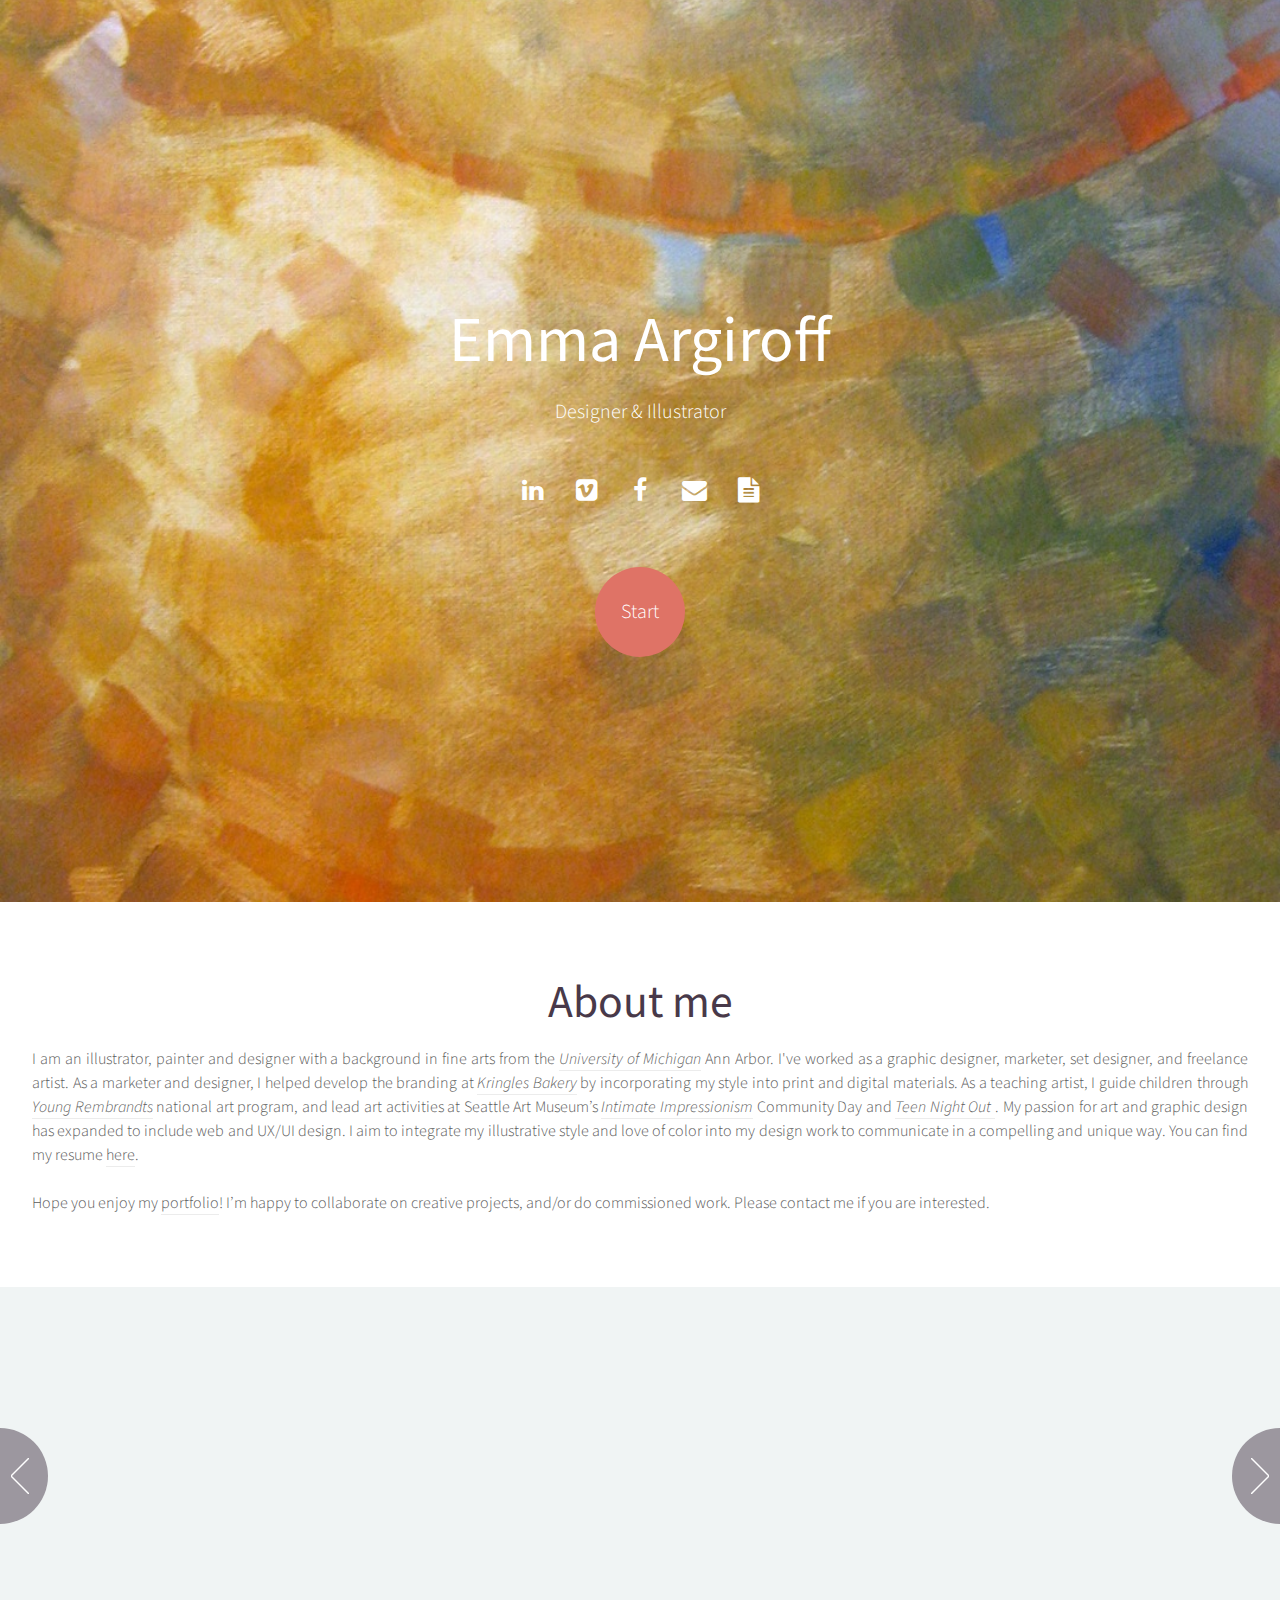
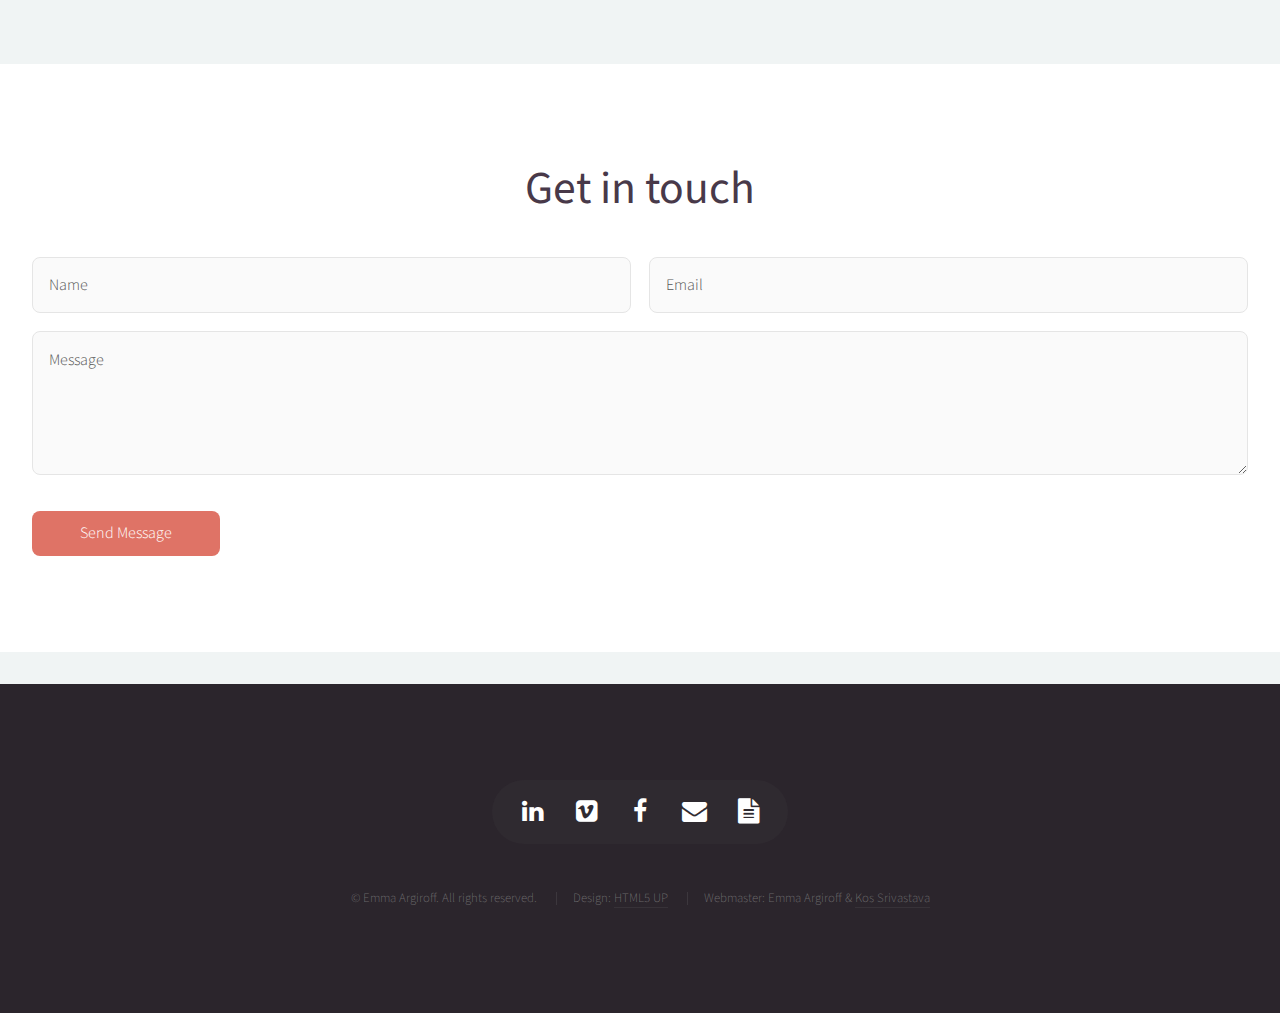
<file: index.html>
<!DOCTYPE HTML>
<!--
	Helios by HTML5 UP
	html5up.net | @n33co
	Free for personal and commercial use under the CCA 3.0 license (html5up.net/license)
-->
<html>

<head>
    <title>Emma Argiroff</title>
    <meta http-equiv="content-type" content="text/html; charset=utf-8" />
    <meta name="description" content="" />
    <meta name="keywords" content="" />
    <!--[if lte IE 8]><script src="css/ie/html5shiv.js"></script><![endif]-->
    <script src="js/jquery.min.js"></script>
    <script src="js/jquery.dropotron.min.js"></script>
    <script src="js/jquery.scrolly.min.js"></script>
    <script src="js/jquery.onvisible.min.js"></script>
    <script src="js/skel.min.js"></script>
    <script src="js/skel-layers.min.js"></script>
    <script src="js/init.js"></script>
    <!-- // <script src="js/transition.js"></script> -->
    <noscript>
        <link rel="stylesheet" href="css/skel.css" />
        <link rel="stylesheet" href="css/style.css" />
        <link rel="stylesheet" href="css/style-desktop.css" />
        <link rel="stylesheet" href="css/style-noscript.css" />
    </noscript>
    <!--[if lte IE 8]><link rel="stylesheet" href="css/ie/v8.css" /><![endif]-->
    <script>
        (function(i, s, o, g, r, a, m) {
            i['GoogleAnalyticsObject'] = r;
            i[r] = i[r] || function() {
                (i[r].q = i[r].q || []).push(arguments)
            }, i[r].l = 1 * new Date();
            a = s.createElement(o),
                m = s.getElementsByTagName(o)[0];
            a.async = 1;
            a.src = g;
            m.parentNode.insertBefore(a, m)
        })(window, document, 'script', '//www.google-analytics.com/analytics.js', 'ga');

        ga('create', 'UA-58307136-2', 'auto');
        ga('send', 'pageview');
    </script>
</head>

<body class="homepage">

    <!-- Header -->
    <div id="header">

        <!-- Inner -->
        <div class="inner">
            <header>
                <h1><a href="index.html" id="logo">Emma Argiroff</a></h1>
                <!-- <hr /> -->
                <br />
                <p>Designer & Illustrator</p>
            </header>
            <footer>
                <ul class="icons">
                    <li><a href="https://www.linkedin.com/pub/emma-argiroff/a3/9b8/981" target="_blank" class="icon fa-linkedin"><span class="label">LinkedIn</span></a>
                    </li>
                    <li><a href="http://vimeo.com/user9617740" target="_blank" class="icon fa-vimeo-square"><span class="label">Vimeo</span></a>
                    </li>
                    <li><a href="https://www.facebook.com/eargiroffart?fref=ts" target="_blank" class="icon fa-facebook"><span class="label">Facebook</span></a>
                    </li>
                    <li><a href="mailto:eargiroff@umich.edu" target="_blank" class="icon fa-envelope"><span class="label">Email</span></a>
                    </li>
                    <li><a href="static/resume.pdf" target="_blank" class="icon fa-file-text"><span class="label">Resume</span></a>
                    </li>
                </ul>
                <br></br>
                <a href="#banner" class="button circled scrolly">Start</a>
            </footer>
        </div>

    </div>

    <!-- Main -->
    <div id="banner" class="wrapper style1">
        <article id="main" class="container special">
            <header align=r ight>
                <h2>About me</h2>
            </header>
            <p>
                I am an illustrator, painter and designer with a background in fine arts from the <a href="http://stamps.umich.edu"><i> University of Michigan</i></a> Ann Arbor. I've worked as a graphic designer, marketer, set designer, and freelance artist. As a marketer and designer, I helped develop the branding at <a href=h ttps://www.facebook.com/KringlesBakery/timeline><i>Kringles Bakery</i></a> by incorporating my style into print and digital materials. As a teaching artist, I guide children through <a href="http://www.youngrembrandts.com/seattleeastside/default/"><i>Young Rembrandts</i></a> national art program, and lead art activities at Seattle Art Museum’s <a href="http://www.seattleartmuseum.org/exhibitions/impressionism"><i>Intimate Impressionism</i></a> Community Day and
                <a href="http://www.seattleartmuseum.org/programs-and-learning/teens#nig"> <i>Teen Night Out </i>
                </a>. My passion for art and graphic design has expanded to include web and UX/UI design. I aim to integrate my illustrative style and love of color into my design work to communicate in a compelling and unique way. You can find my resume <a href="./static/resume.pdf">here</a>.
                <br></br>
                Hope you enjoy my <a href="./portfolio.html">portfolio</a>! I’m happy to collaborate on creative projects, and/or do commissioned work. Please contact me if you are interested.
            </p>
        </article>
    </div>

    <!-- Carousel -->
    <section class="carousel">
        <div class="reel">
            <article>
                <a href="portfolio.html#illustrations" class="image featured"><img src="images/gallery/illustrations/thumbs/Detroit_House.jpg" alt="" />
                </a>
                <header>
                    <h3><a href="portfolio.html#illustrations">Illustrations</a></h3>
                </header>
            </article>
            <article>
                <a href="portfolio.html#paintings" class="image featured"><img src="images/gallery/paintings/images/lake_serene.jpg" alt="" />
                </a>
                <header>
                    <h3><a href="portfolio.html#paintings">Paintings</a></h3>
                </header>
            </article>
            <article>
                <a href="portfolio.html#design" class="image featured"><img src="images/gallery/design/images/spatula_vector-02.jpg" alt="" />
                </a>
                <header>
                    <h3><a href="portfolio.html#design">Design</a></h3>
                </header>
            </article>
            <article>
                <a href="portfolio.html#printmaking" class="image featured"><img src="images/gallery/printmaking/images/factory_man_carousel.jpg" alt="" />
                </a>
                <header>
                    <h3><a href="portfolio.html#printmaking">Printmaking</a></h3>
                </header>
            </article>
            <article>
                <a href="portfolio.html#animations" class="image featured"><img src="images/gallery/animations/singing_in_the_rain_carousel.png" alt="" />
                </a>
                <header>
                    <h3><a href="portfolio.html#animations">Animations</a></h3>
                </header>
            </article>
        </div>
    </section>

    <!-- Features -->
    <div class="wrapper style1">
        <article class="container special">
            <header>

                <h2>Get in touch</h2>
            </header>
            <br />
            <form method="post" action="php/send_form_email.php">
                <div class="row 50%">
                    <div class="6u">
                        <input type="text" class="text" name="name" placeholder="Name" />
                    </div>
                    <div class="6u">
                        <input type="text" class="text" name="email" placeholder="Email" />
                    </div>
                </div>
                <div class="row 50%">
                    <div class="12u">
                        <textarea name="message" placeholder="Message"></textarea>
                    </div>
                </div>
                <div class="row">
                    <div class="12u">
                        <ul class="actions">
                            <li>
                                <input type="submit" value="Send Message" />
                            </li>
                        </ul>
                    </div>
                </div>
            </form>
        </article>
    </div>

    <!-- Footer -->
    <div id="footer">
        <div class="container">
            <div class="row">
                <div class="12u">
                    <!-- Contact -->
                    <section class="contact">
                        <ul class="icons">
                            <li><a href="https://www.linkedin.com/pub/emma-argiroff/a3/9b8/981" target="_blank" class="icon fa-linkedin"><span class="label">LinkedIn</span></a>
                            </li>
                            <li><a href="http://vimeo.com/user9617740" target="_blank" class="icon fa-vimeo-square"><span class="label">Vimeo</span></a>
                            </li>
                            <li><a href="https://www.facebook.com/eargiroffart?fref=ts" target="_blank" class="icon fa-facebook"><span class="label">Facebook</span></a>
                            </li>
                            <li><a href="mailto:eargiroff@umich.edu" target="_blank" class="icon fa-envelope"><span class="label">Email</span></a>
                            </li>
                            <li><a href="static/resume.pdf" target="_blank" class="icon fa-file-text"><span class="label">Resume</span></a>
                            </li>
                        </ul>
                    </section>

                    <!-- Copyright -->
                    <div class="copyright">
                        <ul class="menu">
                            <li>&copy; Emma Argiroff. All rights reserved.</li>
                            <li>Design: <a href="http://html5up.net">HTML5 UP</a>
                            </li>
                            <li>Webmaster: Emma Argiroff &amp; <a href="http://iamkos.com">Kos Srivastava</a>
                            </li>
                        </ul>
                    </div>

                </div>

            </div>
        </div>
    </div>

</body>

</html>
</file>
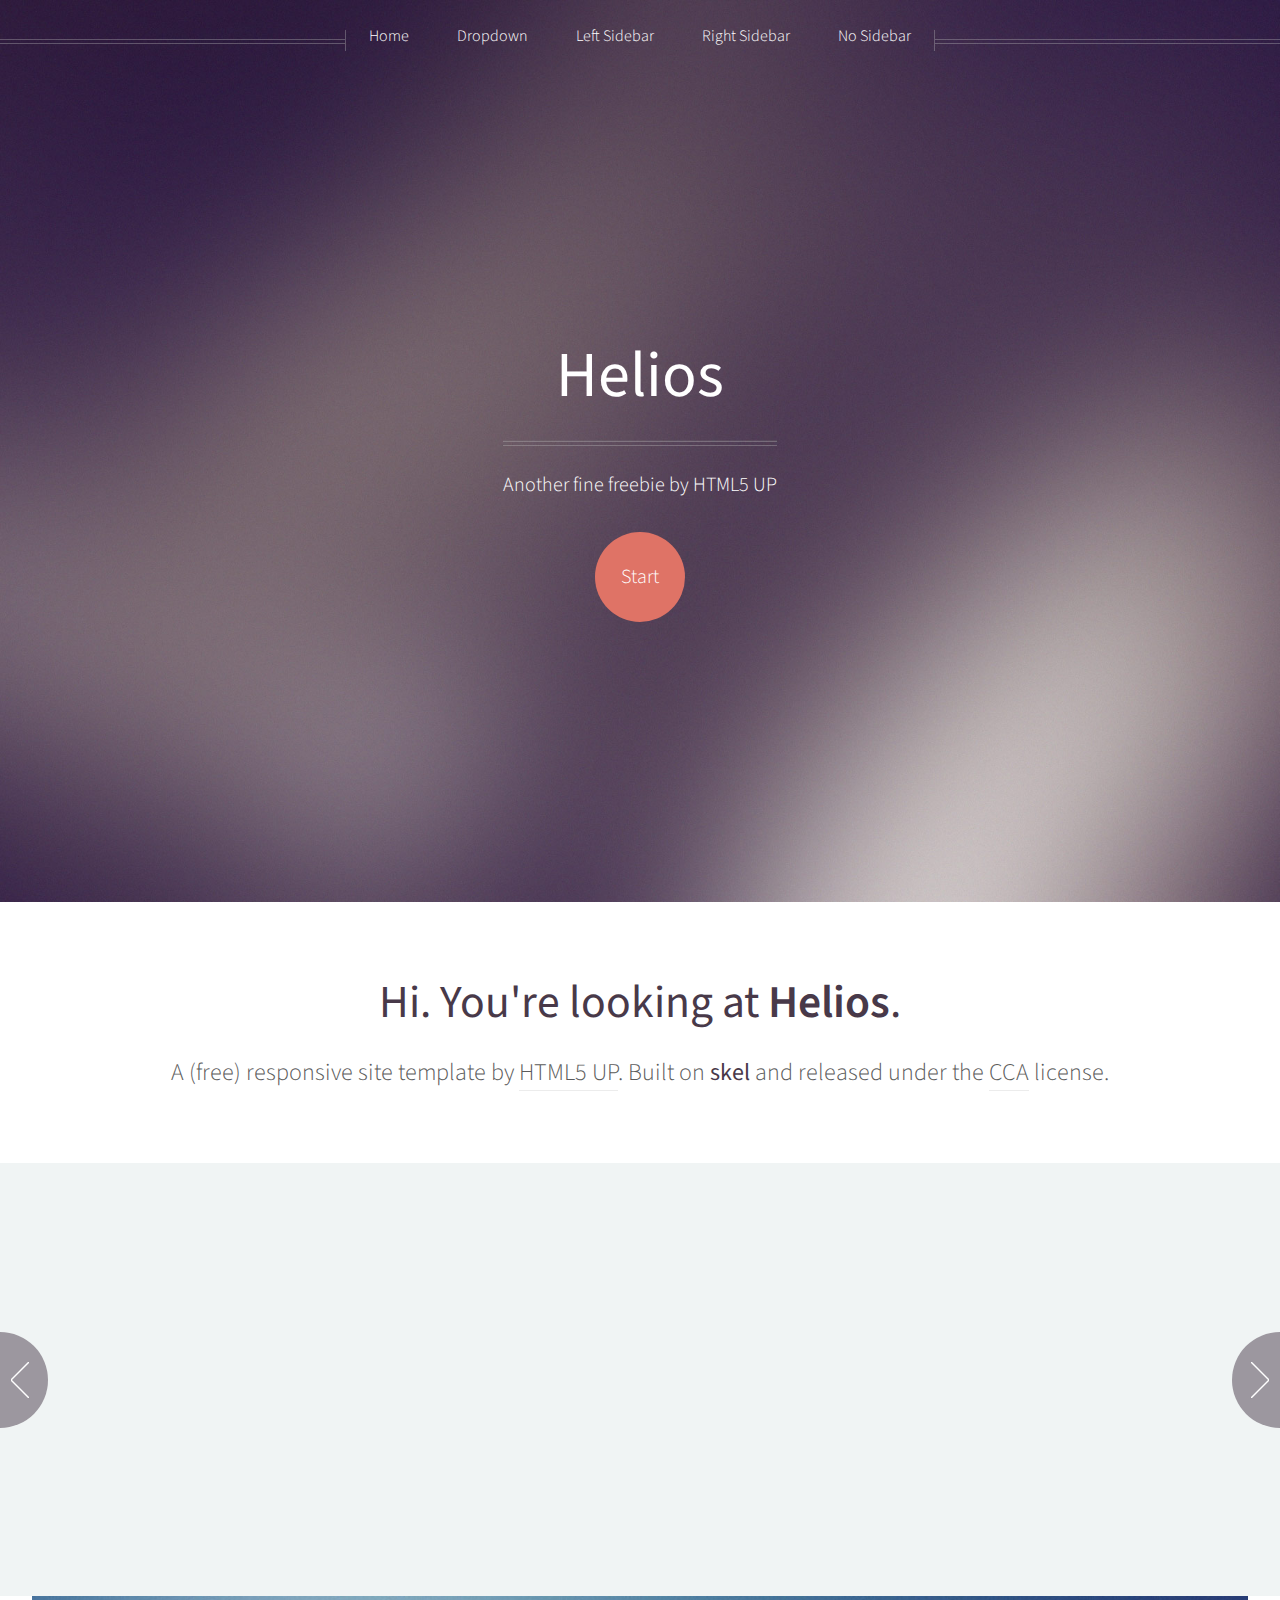
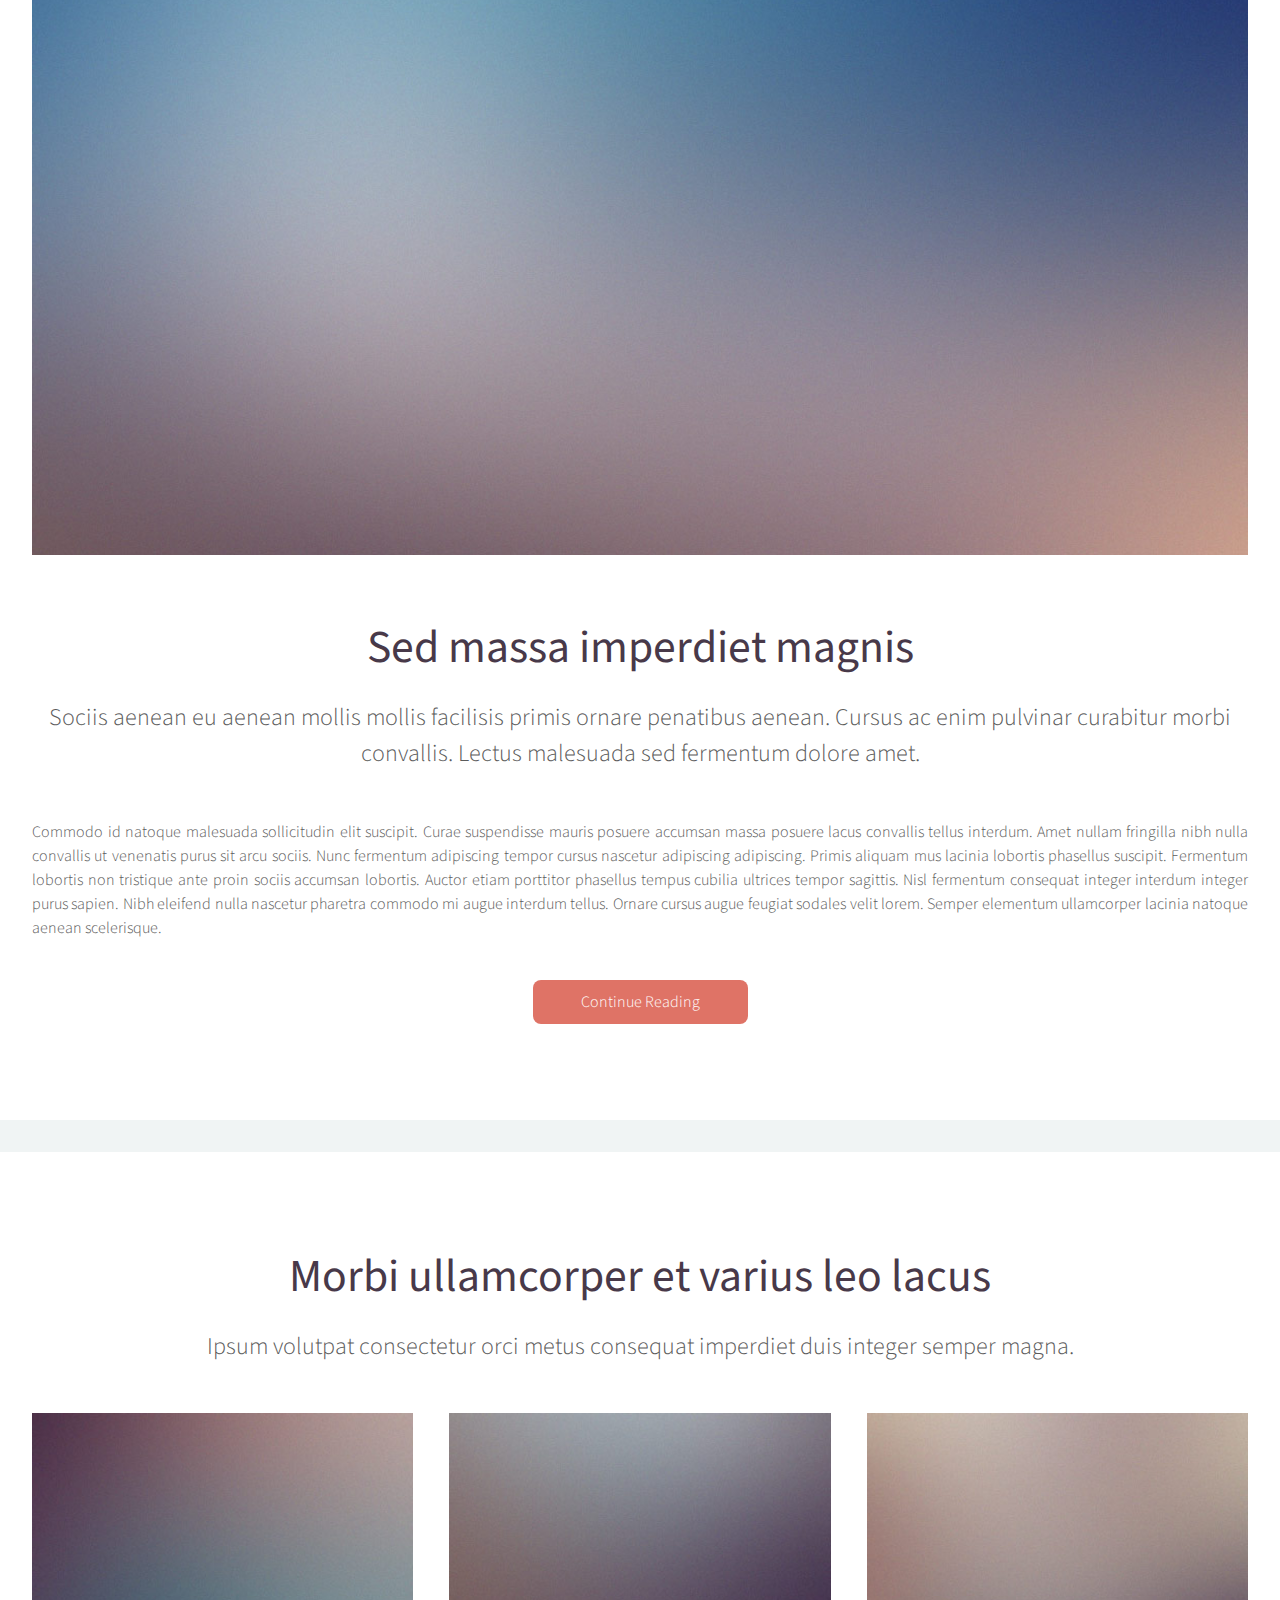
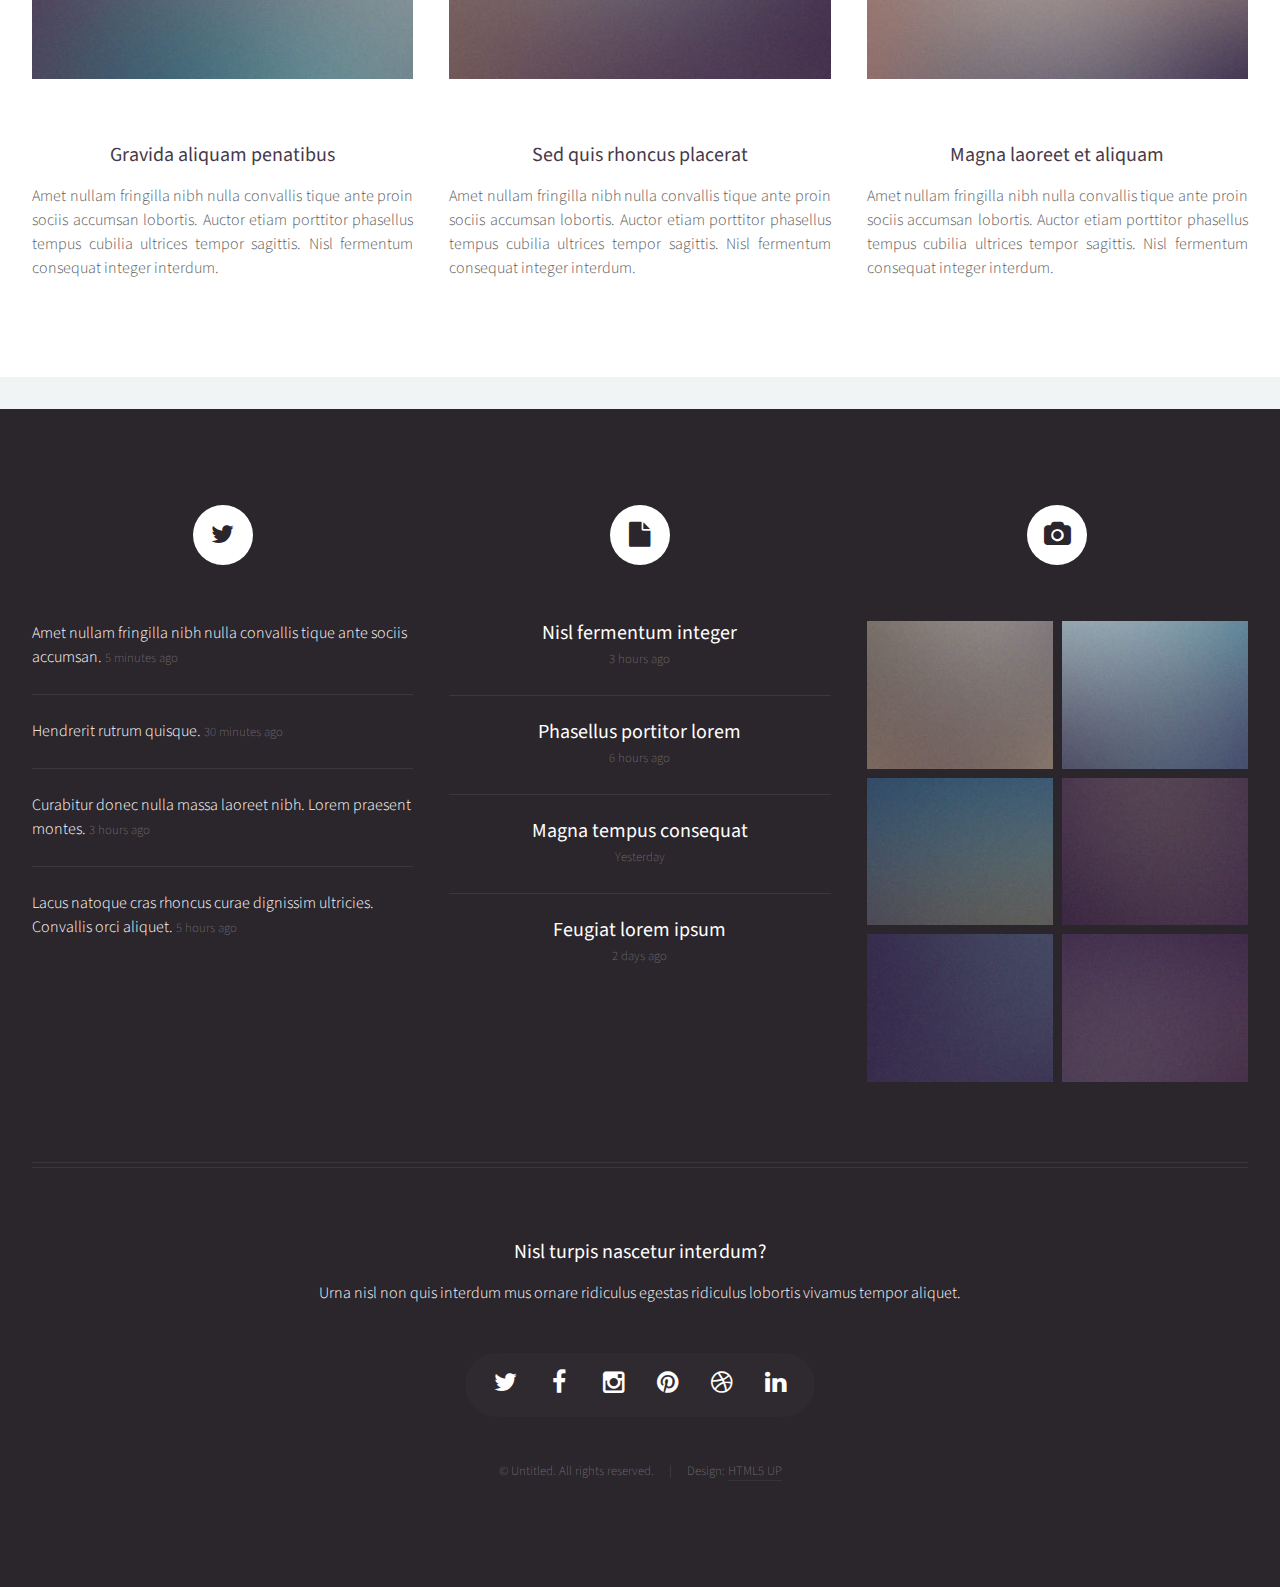
<file: templates/html5up-helios/index.html>
<!DOCTYPE HTML>
<!--
	Helios by HTML5 UP
	html5up.net | @n33co
	Free for personal and commercial use under the CCA 3.0 license (html5up.net/license)
-->
<html>
	<head>
		<title>Helios by HTML5 UP</title>
		<meta http-equiv="content-type" content="text/html; charset=utf-8" />
		<meta name="description" content="" />
		<meta name="keywords" content="" />
		<!--[if lte IE 8]><script src="css/ie/html5shiv.js"></script><![endif]-->
		<script src="js/jquery.min.js"></script>
		<script src="js/jquery.dropotron.min.js"></script>
		<script src="js/jquery.scrolly.min.js"></script>
		<script src="js/jquery.onvisible.min.js"></script>
		<script src="js/skel.min.js"></script>
		<script src="js/skel-layers.min.js"></script>
		<script src="js/init.js"></script>
		<noscript>
			<link rel="stylesheet" href="css/skel.css" />
			<link rel="stylesheet" href="css/style.css" />
			<link rel="stylesheet" href="css/style-desktop.css" />
			<link rel="stylesheet" href="css/style-noscript.css" />
		</noscript>
		<!--[if lte IE 8]><link rel="stylesheet" href="css/ie/v8.css" /><![endif]-->
	</head>
	<body class="homepage">

		<!-- Header -->
			<div id="header">
						
				<!-- Inner -->
					<div class="inner">
						<header>
							<h1><a href="index.html" id="logo">Helios</a></h1>
							<hr />
							<p>Another fine freebie by HTML5 UP</p>
						</header>
						<footer>
							<a href="#banner" class="button circled scrolly">Start</a>
						</footer>
					</div>
				
				<!-- Nav -->
					<nav id="nav">
						<ul>
							<li><a href="index.html">Home</a></li>
							<li>
								<a href="">Dropdown</a>
								<ul>
									<li><a href="#">Lorem ipsum dolor</a></li>
									<li><a href="#">Magna phasellus</a></li>
									<li><a href="#">Etiam dolore nisl</a></li>
									<li>
										<a href="">And a submenu &hellip;</a>
										<ul>
											<li><a href="#">Lorem ipsum dolor</a></li>
											<li><a href="#">Phasellus consequat</a></li>
											<li><a href="#">Magna phasellus</a></li>
											<li><a href="#">Etiam dolore nisl</a></li>
										</ul>
									</li>
									<li><a href="#">Veroeros feugiat</a></li>
								</ul>
							</li>
							<li><a href="left-sidebar.html">Left Sidebar</a></li>
							<li><a href="right-sidebar.html">Right Sidebar</a></li>
							<li><a href="no-sidebar.html">No Sidebar</a></li>
						</ul>
					</nav>

			</div>
			
		<!-- Banner -->
			<section id="banner">
				<header>
					<h2>Hi. You're looking at <strong>Helios</strong>.</h2>
					<p>
						A (free) responsive site template by <a href="http://html5up.net">HTML5 UP</a>.
						Built on <strong>skel</strong> and released under the <a href="http://html5up.net/license">CCA</a> license.
					</p>
				</header>
			</section>

		<!-- Carousel -->
			<section class="carousel">
				<div class="reel">

					<article>
						<a href="#" class="image featured"><img src="images/pic01.jpg" alt="" /></a>
						<header>
							<h3><a href="#">Pulvinar sagittis congue</a></h3>
						</header>
						<p>Commodo id natoque malesuada sollicitudin elit suscipit magna.</p>							
					</article>
				
					<article>
						<a href="#" class="image featured"><img src="images/pic02.jpg" alt="" /></a>
						<header>
							<h3><a href="#">Fermentum sagittis proin</a></h3>
						</header>
						<p>Commodo id natoque malesuada sollicitudin elit suscipit magna.</p>							
					</article>
				
					<article>
						<a href="#" class="image featured"><img src="images/pic03.jpg" alt="" /></a>
						<header>
							<h3><a href="#">Sed quis rhoncus placerat</a></h3>
						</header>
						<p>Commodo id natoque malesuada sollicitudin elit suscipit magna.</p>							
					</article>
				
					<article>
						<a href="#" class="image featured"><img src="images/pic04.jpg" alt="" /></a>
						<header>
							<h3><a href="#">Ultrices urna sit lobortis</a></h3>
						</header>
						<p>Commodo id natoque malesuada sollicitudin elit suscipit magna.</p>							
					</article>
				
					<article>
						<a href="#" class="image featured"><img src="images/pic05.jpg" alt="" /></a>
						<header>
							<h3><a href="#">Varius magnis sollicitudin</a></h3>
						</header>
						<p>Commodo id natoque malesuada sollicitudin elit suscipit magna.</p>							
					</article>

					<article>
						<a href="#" class="image featured"><img src="images/pic01.jpg" alt="" /></a>
						<header>
							<h3><a href="#">Pulvinar sagittis congue</a></h3>
						</header>
						<p>Commodo id natoque malesuada sollicitudin elit suscipit magna.</p>							
					</article>
				
					<article>
						<a href="#" class="image featured"><img src="images/pic02.jpg" alt="" /></a>
						<header>
							<h3><a href="#">Fermentum sagittis proin</a></h3>
						</header>
						<p>Commodo id natoque malesuada sollicitudin elit suscipit magna.</p>							
					</article>
				
					<article>
						<a href="#" class="image featured"><img src="images/pic03.jpg" alt="" /></a>
						<header>
							<h3><a href="#">Sed quis rhoncus placerat</a></h3>
						</header>
						<p>Commodo id natoque malesuada sollicitudin elit suscipit magna.</p>							
					</article>
				
					<article>
						<a href="#" class="image featured"><img src="images/pic04.jpg" alt="" /></a>
						<header>
							<h3><a href="#">Ultrices urna sit lobortis</a></h3>
						</header>
						<p>Commodo id natoque malesuada sollicitudin elit suscipit magna.</p>							
					</article>
				
					<article>
						<a href="#" class="image featured"><img src="images/pic05.jpg" alt="" /></a>
						<header>
							<h3><a href="#">Varius magnis sollicitudin</a></h3>
						</header>
						<p>Commodo id natoque malesuada sollicitudin elit suscipit magna.</p>							
					</article>

				</div>
			</section>
			
		<!-- Main -->
			<div class="wrapper style2">

				<article id="main" class="container special">
					<a href="#" class="image featured"><img src="images/pic06.jpg" alt="" /></a>
					<header>
						<h2><a href="#">Sed massa imperdiet magnis</a></h2>
						<p>
							Sociis aenean eu aenean mollis mollis facilisis primis ornare penatibus aenean. Cursus ac enim 
							pulvinar curabitur morbi convallis. Lectus malesuada sed fermentum dolore amet.
						</p>
					</header>
					<p>
						Commodo id natoque malesuada sollicitudin elit suscipit. Curae suspendisse mauris posuere accumsan massa 
						posuere lacus convallis tellus interdum. Amet nullam fringilla nibh nulla convallis ut venenatis purus 
						sit arcu sociis. Nunc fermentum adipiscing tempor cursus nascetur adipiscing adipiscing. Primis aliquam 
						mus lacinia lobortis phasellus suscipit. Fermentum lobortis non tristique ante proin sociis accumsan 
						lobortis. Auctor etiam porttitor phasellus tempus cubilia ultrices tempor sagittis. Nisl fermentum 
						consequat integer interdum integer purus sapien. Nibh eleifend nulla nascetur pharetra commodo mi augue 
						interdum tellus. Ornare cursus augue feugiat sodales velit lorem. Semper elementum ullamcorper lacinia 
						natoque aenean scelerisque.
					</p>
					<footer>
						<a href="#" class="button">Continue Reading</a>
					</footer>
				</article>

			</div>

		<!-- Features -->
			<div class="wrapper style1">
				
				<section id="features" class="container special">
					<header>
						<h2>Morbi ullamcorper et varius leo lacus</h2>
						<p>Ipsum volutpat consectetur orci metus consequat imperdiet duis integer semper magna.</p>
					</header>
					<div class="row">
						<article class="4u special">
							<a href="#" class="image featured"><img src="images/pic07.jpg" alt="" /></a>
							<header>
								<h3><a href="#">Gravida aliquam penatibus</a></h3>
							</header>
							<p>
								Amet nullam fringilla nibh nulla convallis tique ante proin sociis accumsan lobortis. Auctor etiam
								porttitor phasellus tempus cubilia ultrices tempor sagittis. Nisl fermentum consequat integer interdum.
							</p>
						</article>
						<article class="4u special">
							<a href="#" class="image featured"><img src="images/pic08.jpg" alt="" /></a>
							<header>
								<h3><a href="#">Sed quis rhoncus placerat</a></h3>
							</header>
							<p>
								Amet nullam fringilla nibh nulla convallis tique ante proin sociis accumsan lobortis. Auctor etiam
								porttitor phasellus tempus cubilia ultrices tempor sagittis. Nisl fermentum consequat integer interdum.
							</p>
						</article>
						<article class="4u special">
							<a href="#" class="image featured"><img src="images/pic09.jpg" alt="" /></a>
							<header>
								<h3><a href="#">Magna laoreet et aliquam</a></h3>
							</header>
							<p>
								Amet nullam fringilla nibh nulla convallis tique ante proin sociis accumsan lobortis. Auctor etiam
								porttitor phasellus tempus cubilia ultrices tempor sagittis. Nisl fermentum consequat integer interdum.
							</p>
						</article>
					</div>
				</section>

			</div>

		<!-- Footer -->
			<div id="footer">
				<div class="container">
					<div class="row">
						
						<!-- Tweets -->
							<section class="4u">
								<header>
									<h2 class="icon fa-twitter circled"><span class="label">Tweets</span></h2>
								</header>
								<ul class="divided">
									<li>
										<article class="tweet">
											Amet nullam fringilla nibh nulla convallis tique ante sociis accumsan.
											<span class="timestamp">5 minutes ago</span>
										</article>
									</li>
									<li>
										<article class="tweet">
											Hendrerit rutrum quisque.
											<span class="timestamp">30 minutes ago</span>
										</article>
									</li>
									<li>
										<article class="tweet">
											Curabitur donec nulla massa laoreet nibh. Lorem praesent montes.
											<span class="timestamp">3 hours ago</span>
										</article>
									</li>
									<li>
										<article class="tweet">
											Lacus natoque cras rhoncus curae dignissim ultricies. Convallis orci aliquet.
											<span class="timestamp">5 hours ago</span>
										</article>
									</li>
								</ul>
							</section>

						<!-- Posts -->
							<section class="4u">
								<header>
									<h2 class="icon fa-file circled"><span class="label">Posts</span></h2>
								</header>
								<ul class="divided">
									<li>
										<article class="post stub">
											<header>
												<h3><a href="#">Nisl fermentum integer</a></h3>
											</header>
											<span class="timestamp">3 hours ago</span>
										</article>
									</li>
									<li>
										<article class="post stub">
											<header>
												<h3><a href="#">Phasellus portitor lorem</a></h3>
											</header>
											<span class="timestamp">6 hours ago</span>
										</article>
									</li>
									<li>
										<article class="post stub">
											<header>
												<h3><a href="#">Magna tempus consequat</a></h3>
											</header>
											<span class="timestamp">Yesterday</span>
										</article>
									</li>
									<li>
										<article class="post stub">
											<header>
												<h3><a href="#">Feugiat lorem ipsum</a></h3>
											</header>
											<span class="timestamp">2 days ago</span>
										</article>
									</li>
								</ul>
							</section>

						<!-- Photos -->
							<section class="4u">
								<header>
									<h2 class="icon fa-camera circled"><span class="label">Photos</span></h2>
								</header>
								<div class="row 25% no-collapse">
									<div class="6u">
										<a href="#" class="image fit"><img src="images/pic10.jpg" alt="" /></a>
									</div>
									<div class="6u">
										<a href="#" class="image fit"><img src="images/pic11.jpg" alt="" /></a>
									</div>
								</div>
								<div class="row 25% no-collapse">
									<div class="6u">
										<a href="#" class="image fit"><img src="images/pic12.jpg" alt="" /></a>
									</div>
									<div class="6u">
										<a href="#" class="image fit"><img src="images/pic13.jpg" alt="" /></a>
									</div>
								</div>
								<div class="row 25% no-collapse">
									<div class="6u">
										<a href="#" class="image fit"><img src="images/pic14.jpg" alt="" /></a>
									</div>
									<div class="6u">
										<a href="#" class="image fit"><img src="images/pic15.jpg" alt="" /></a>
									</div>
								</div>
							</section>

					</div>
					<hr />
					<div class="row">
						<div class="12u">
							
							<!-- Contact -->
								<section class="contact">
									<header>
										<h3>Nisl turpis nascetur interdum?</h3>
									</header>
									<p>Urna nisl non quis interdum mus ornare ridiculus egestas ridiculus lobortis vivamus tempor aliquet.</p>
									<ul class="icons">
										<li><a href="#" class="icon fa-twitter"><span class="label">Twitter</span></a></li>
										<li><a href="#" class="icon fa-facebook"><span class="label">Facebook</span></a></li>
										<li><a href="#" class="icon fa-instagram"><span class="label">Instagram</span></a></li>
										<li><a href="#" class="icon fa-pinterest"><span class="label">Pinterest</span></a></li>
										<li><a href="#" class="icon fa-dribbble"><span class="label">Dribbble</span></a></li>
										<li><a href="#" class="icon fa-linkedin"><span class="label">Linkedin</span></a></li>
									</ul>
								</section>
							
							<!-- Copyright -->
								<div class="copyright">
									<ul class="menu">
										<li>&copy; Untitled. All rights reserved.</li><li>Design: <a href="http://html5up.net">HTML5 UP</a></li>
									</ul>
								</div>
							
						</div>
					
					</div>
				</div>
			</div>

	</body>
</html>
</file>
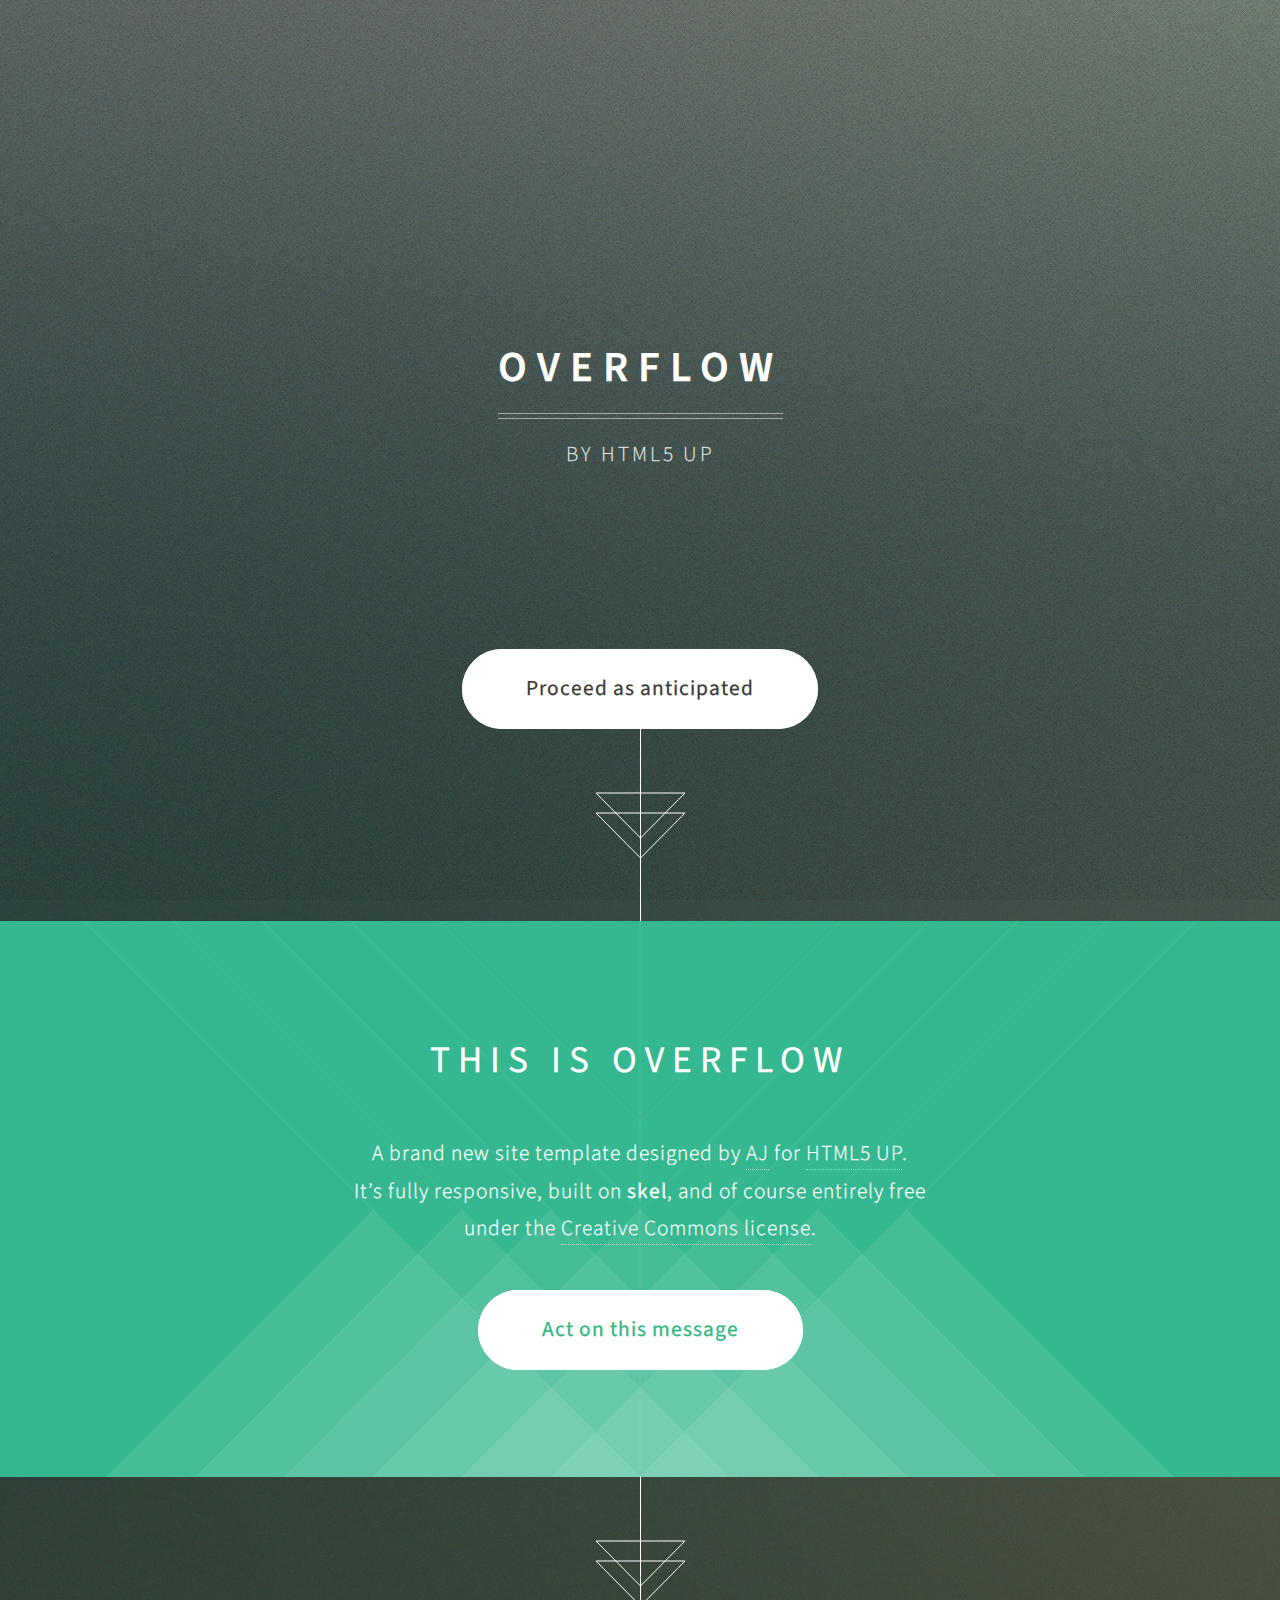
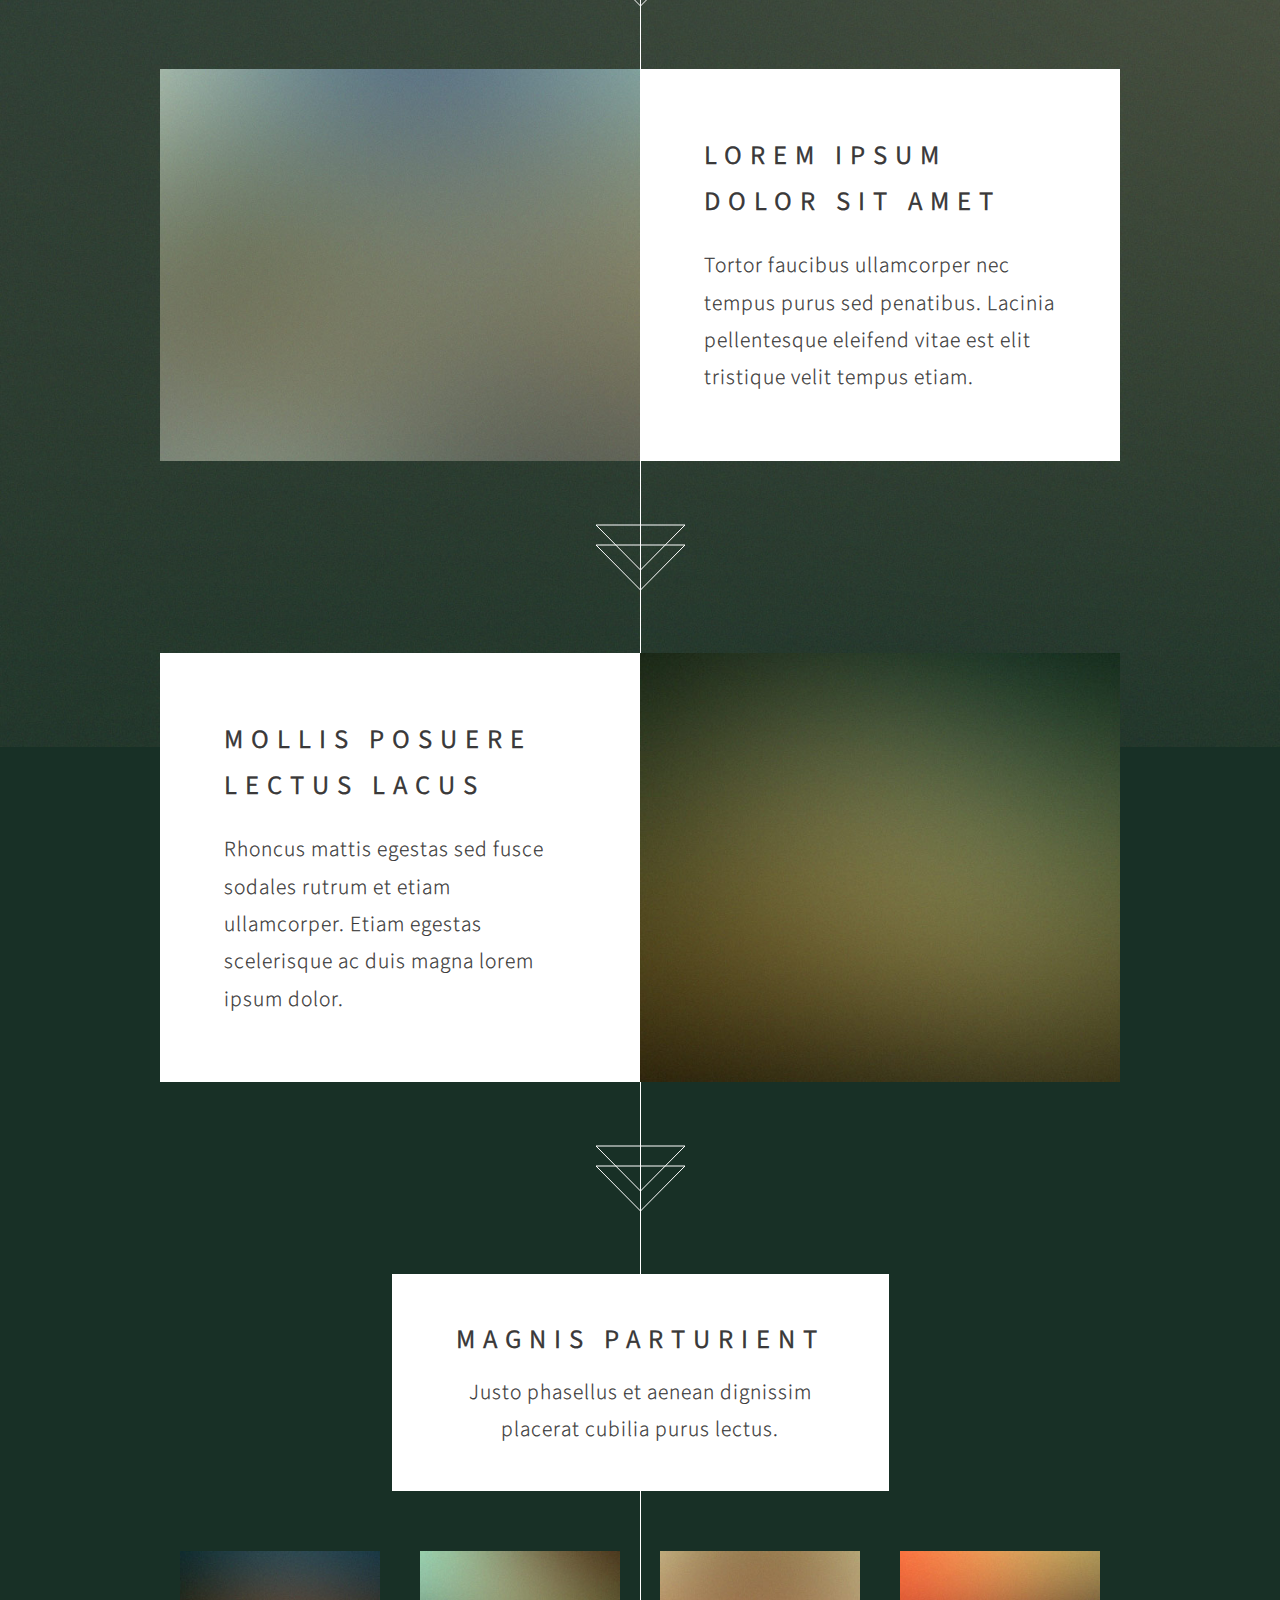
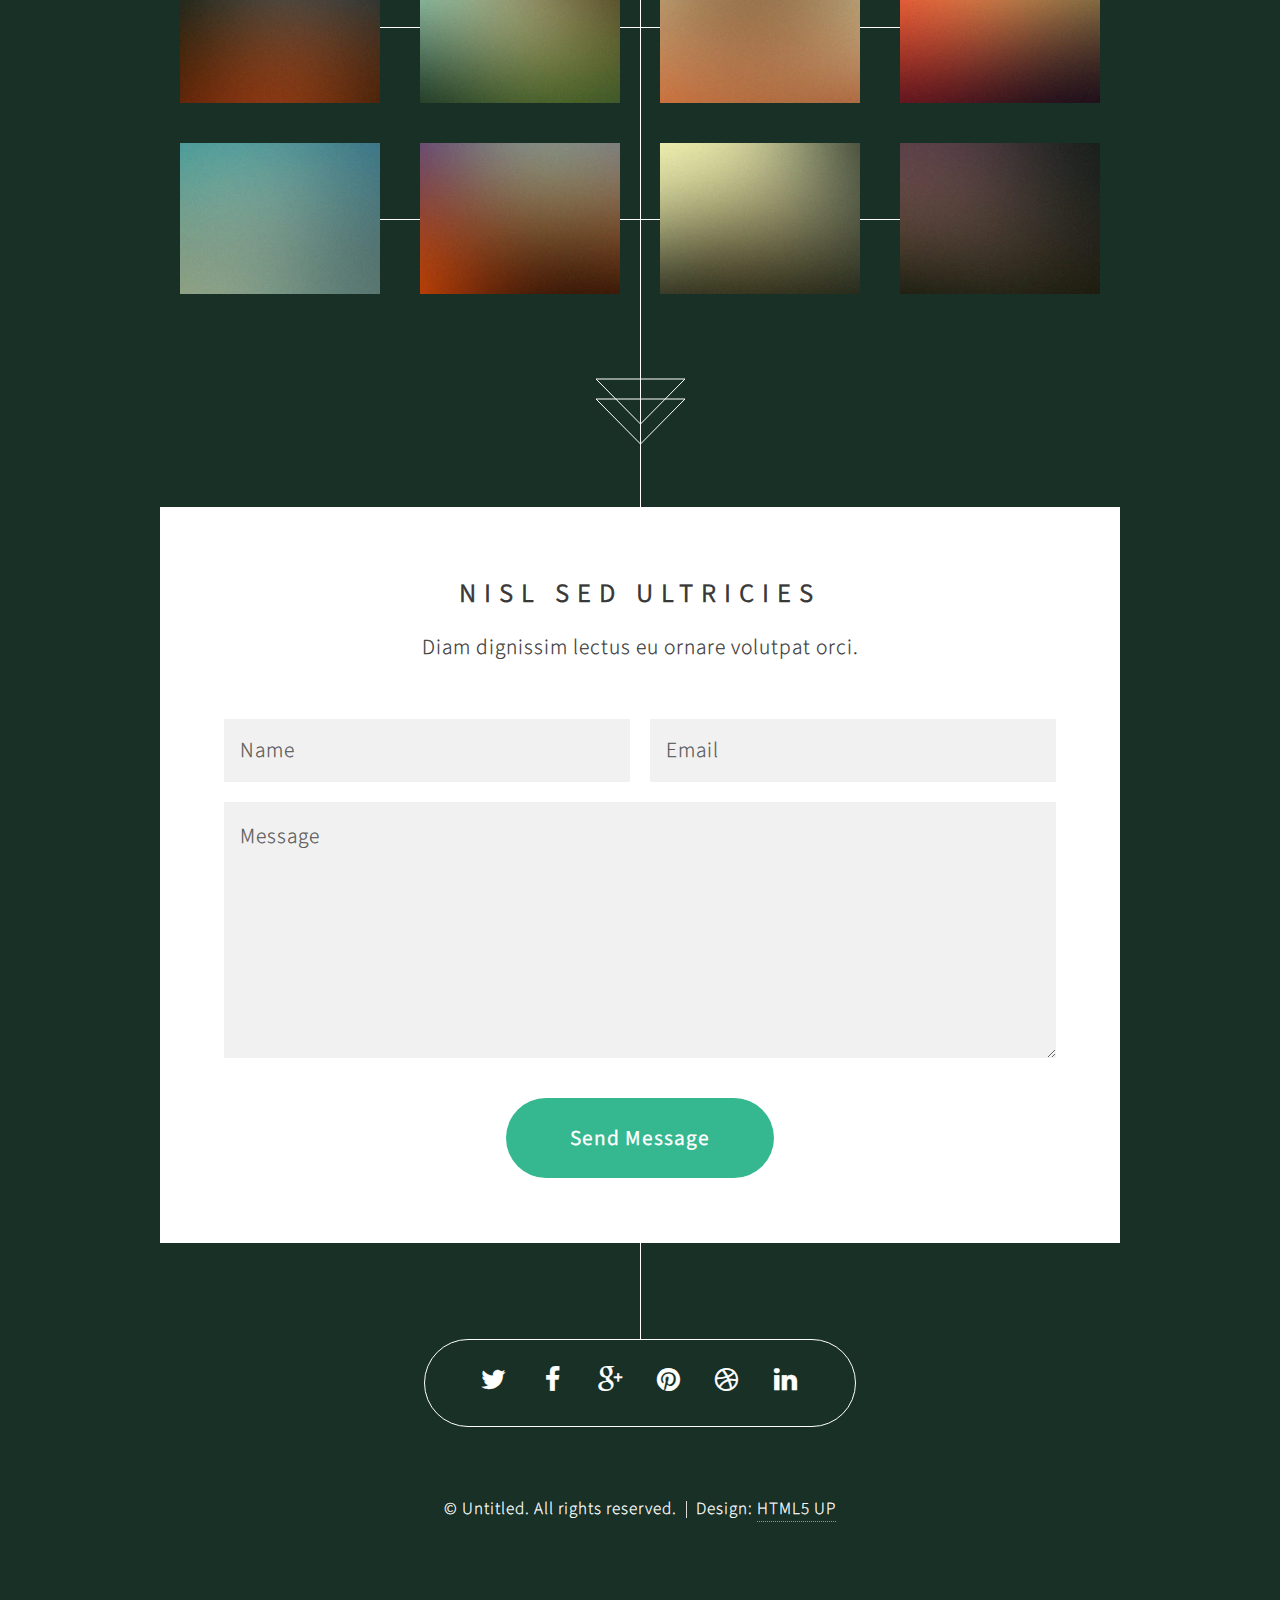
<file: templates/html5up-overflow/index.html>
<!DOCTYPE HTML>
<!--
	Overflow by HTML5 UP
	html5up.net | @n33co
	Free for personal and commercial use under the CCA 3.0 license (html5up.net/license)
-->
<html>
	<head>
		<title>Overflow by HTML5 UP</title>
		<meta http-equiv="content-type" content="text/html; charset=utf-8" />
		<meta name="description" content="" />
		<meta name="keywords" content="" />
		<!--[if lte IE 8]><script src="css/ie/html5shiv.js"></script><![endif]-->
		<script src="js/jquery.min.js"></script>
		<script src="js/jquery.scrolly.min.js"></script>
		<script src="js/jquery.poptrox.min.js"></script>
		<script src="js/skel.min.js"></script>
		<script src="js/init.js"></script>
		<noscript>
			<link rel="stylesheet" href="css/skel.css" />
			<link rel="stylesheet" href="css/style.css" />
		</noscript>
		<!--[if lte IE 8]><link rel="stylesheet" href="css/ie/v8.css" /><![endif]-->
	</head>
	<body>

		<!-- Header -->
			<section id="header">
				<header>
					<h1>Overflow</h1>
					<p>By HTML5 UP</p>
				</header>
				<footer>
					<a href="#banner" class="button style2 scrolly scrolly-centered">Proceed as anticipated</a>
				</footer>
			</section>
		
		<!-- Banner -->
			<section id="banner">
				<header>
					<h2>This is Overflow</h2>
				</header>
				<p>A brand new site template designed by <a href="http://n33.co">AJ</a> for <a href="http://html5up.net">HTML5 UP</a>.<br />
				It’s fully responsive, built on <strong>skel</strong>, and of course entirely free<br />
				under the <a href="http://html5up.net/license">Creative Commons license</a>.</p>
				<footer>
					<a href="#first" class="button style2 scrolly">Act on this message</a>
				</footer>
			</section>
		
		<!-- Feature 1 -->
			<article id="first" class="container box style1 right">
				<a href="#" class="image fit"><img src="images/pic01.jpg" alt="" /></a>
				<div class="inner">
					<header>
						<h2>Lorem ipsum<br />
						dolor sit amet</h2>
					</header>
					<p>Tortor faucibus ullamcorper nec tempus purus sed penatibus. Lacinia pellentesque eleifend vitae est elit tristique velit tempus etiam.</p>
				</div>
			</article>
		
		<!-- Feature 2 -->
			<article class="container box style1 left">
				<a href="#" class="image fit"><img src="images/pic02.jpg" alt="" /></a>
				<div class="inner">
					<header>
						<h2>Mollis posuere<br />
						lectus lacus</h2>
					</header>
					<p>Rhoncus mattis egestas sed fusce sodales rutrum et etiam ullamcorper. Etiam egestas scelerisque ac duis magna lorem ipsum dolor.</p>
				</div>
			</article>
		
		<!-- Portfolio -->
			<article class="container box style2">
				<header>
					<h2>Magnis parturient</h2>
					<p>Justo phasellus et aenean dignissim<br />
					placerat cubilia purus lectus.</p>
				</header>
				<div class="inner gallery">
					<div class="row 0%">
						<div class="3u"><a href="images/fulls/01.jpg" class="image fit"><img src="images/thumbs/01.jpg" alt="" title="Ad infinitum" /></a></div>
						<div class="3u"><a href="images/fulls/02.jpg" class="image fit"><img src="images/thumbs/02.jpg" alt="" title="Dressed in Clarity" /></a></div>
						<div class="3u"><a href="images/fulls/03.jpg" class="image fit"><img src="images/thumbs/03.jpg" alt="" title="Raven" /></a></div>
						<div class="3u"><a href="images/fulls/04.jpg" class="image fit"><img src="images/thumbs/04.jpg" alt="" title="I'll have a cup of Disneyland, please" /></a></div>
					</div>
					<div class="row 0%">
						<div class="3u"><a href="images/fulls/05.jpg" class="image fit"><img src="images/thumbs/05.jpg" alt="" title="Cherish" /></a></div>
						<div class="3u"><a href="images/fulls/06.jpg" class="image fit"><img src="images/thumbs/06.jpg" alt="" title="Different." /></a></div>
						<div class="3u"><a href="images/fulls/07.jpg" class="image fit"><img src="images/thumbs/07.jpg" alt="" title="History was made here" /></a></div>
						<div class="3u"><a href="images/fulls/08.jpg" class="image fit"><img src="images/thumbs/08.jpg" alt="" title="People come and go and walk away" /></a></div>
					</div>
				</div>
			</article>
		
		<!-- Contact -->
			<article class="container box style3">
				<header>
					<h2>Nisl sed ultricies</h2>
					<p>Diam dignissim lectus eu ornare volutpat orci.</p>
				</header>
				<form method="post" action="#">
					<div class="row 50%">
						<div class="6u"><input type="text" class="text" name="name" placeholder="Name" /></div>
						<div class="6u"><input type="text" class="text" name="email" placeholder="Email" /></div>
					</div>
					<div class="row 50%">
						<div class="12u">
							<textarea name="message" placeholder="Message"></textarea>
						</div>
					</div>
					<div class="row">
						<div class="12u">
							<ul class="actions">
								<li><input type="submit" value="Send Message" /></li>
							</ul>
						</div>
					</div>
				</form>
			</article>
		
		<!-- Generic -->
		<!--
			<article class="container box style3">
				<header>
					<h2>Generic Box</h2>
					<p>Just a generic box. Nothing to see here.</p>
				</header>
				<section>
					<header>
						<h3>Paragraph</h3>
						<p>This is a subtitle</p>
					</header>
					<p>Phasellus nisl nisl, varius id <sup>porttitor sed pellentesque</sup> ac orci. Pellentesque 
					habitant <strong>strong</strong> tristique <b>bold</b> et netus <i>italic</i> malesuada <em>emphasized</em> ac turpis egestas. Morbi 
					leo suscipit ut. Praesent <sub>id turpis vitae</sub> turpis pretium ultricies. Vestibulum sit 
					amet risus elit.</p>
				</section>
				<section>
					<header>
						<h3>Blockquote</h3>
					</header>
					<blockquote>Fringilla nisl. Donec accumsan interdum nisi, quis tincidunt felis sagittis eget.
					tempus euismod. Vestibulum ante ipsum primis in faucibus.</blockquote>
				</section>
				<section>
					<header>
						<h3>Divider</h3>
					</header>
					<p>Donec consectetur <a href="#">vestibulum dolor et pulvinar</a>. Etiam vel felis enim, at viverra 
					ligula. Ut porttitor sagittis lorem, quis eleifend nisi ornare vel. Praesent nec orci 
					facilisis leo magna. Cras sit amet urna eros, id egestas urna. Quisque aliquam 
					tempus euismod. Vestibulum ante ipsum primis in faucibus orci luctus et ultrices 
					posuere cubilia.</p>
					<hr />
					<p>Donec consectetur vestibulum dolor et pulvinar. Etiam vel felis enim, at viverra 
					ligula. Ut porttitor sagittis lorem, quis eleifend nisi ornare vel. Praesent nec orci 
					facilisis leo magna. Cras sit amet urna eros, id egestas urna. Quisque aliquam 
					tempus euismod. Vestibulum ante ipsum primis in faucibus orci luctus et ultrices 
					posuere cubilia.</p>
				</section>
				<section>
					<header>
						<h3>Unordered List</h3>
					</header>
					<ul class="default">
						<li>Donec consectetur vestibulum dolor et pulvinar. Etiam vel felis enim, at viverra ligula. Ut porttitor sagittis lorem, quis eleifend nisi ornare vel.</li>
						<li>Donec consectetur vestibulum dolor et pulvinar. Etiam vel felis enim, at viverra ligula. Ut porttitor sagittis lorem, quis eleifend nisi ornare vel.</li>
						<li>Donec consectetur vestibulum dolor et pulvinar. Etiam vel felis enim, at viverra ligula. Ut porttitor sagittis lorem, quis eleifend nisi ornare vel.</li>
						<li>Donec consectetur vestibulum dolor et pulvinar. Etiam vel felis enim, at viverra ligula. Ut porttitor sagittis lorem, quis eleifend nisi ornare vel.</li>
					</ul>
				</section>
				<section>
					<header>
						<h3>Ordered List</h3>
					</header>
					<ol class="default">
						<li>Donec consectetur vestibulum dolor et pulvinar. Etiam vel felis enim, at viverra ligula. Ut porttitor sagittis lorem, quis eleifend nisi ornare vel.</li>
						<li>Donec consectetur vestibulum dolor et pulvinar. Etiam vel felis enim, at viverra ligula. Ut porttitor sagittis lorem, quis eleifend nisi ornare vel.</li>
						<li>Donec consectetur vestibulum dolor et pulvinar. Etiam vel felis enim, at viverra ligula. Ut porttitor sagittis lorem, quis eleifend nisi ornare vel.</li>
						<li>Donec consectetur vestibulum dolor et pulvinar. Etiam vel felis enim, at viverra ligula. Ut porttitor sagittis lorem, quis eleifend nisi ornare vel.</li>
					</ol>
				</section>
				<section>
					<header>
						<h3>Table</h3>
					</header>
					<div class="table-wrapper">
						<table class="default">
							<thead>
								<tr>
									<th>ID</th>
									<th>Name</th>
									<th>Description</th>
									<th>Price</th>
								</tr>
							</thead>
							<tbody>
								<tr>
									<td>45815</td>
									<td>Something</td>
									<td>Ut porttitor sagittis lorem quis nisi ornare.</td>
									<td>29.99</td>
								</tr>
								<tr>
									<td>24524</td>
									<td>Nothing</td>
									<td>Ut porttitor sagittis lorem quis nisi ornare.</td>
									<td>19.99</td>
								</tr>
								<tr>
									<td>45815</td>
									<td>Something</td>
									<td>Ut porttitor sagittis lorem quis nisi ornare.</td>
									<td>29.99</td>
								</tr>
								<tr>
									<td>24524</td>
									<td>Nothing</td>
									<td>Ut porttitor sagittis lorem quis nisi ornare.</td>
									<td>19.99</td>
								</tr>
							</tbody>
							<tfoot>
								<tr>
									<td colspan="3"></td>
									<td>100.00</td>
								</tr>
							</tfoot>
						</table>
					</div>
				</section>
				<section>
					<header>
						<h3>Form</h3>
					</header>
					<form method="post" action="#">
						<div class="row">
							<div class="6u">
								<input class="text" type="text" name="name" id="name" value="" placeholder="John Doe" />
							</div>
							<div class="6u">
								<input class="text" type="text" name="email" id="email" value="" placeholder="johndoe@domain.tld" />
							</div>
						</div>
						<div class="row">
							<div class="12u">
								<select name="department" id="department">
									<option value="">Choose a department</option>
									<option value="1">Manufacturing</option>
									<option value="2">Administration</option>
									<option value="3">Support</option>
								</select>
							</div>
						</div>
						<div class="row">
							<div class="12u">
								<input class="text" type="text" name="subject" id="subject" value="" placeholder="Enter your subject" />
							</div>
						</div>
						<div class="row">
							<div class="12u">
								<textarea name="message" id="message" placeholder="Enter your message"></textarea>
							</div>
						</div>
						<div class="row">
							<div class="12u">
								<ul class="actions">
									<li><input type="submit" value="Submit" /></li>
									<li><input type="reset" class="style3" value="Clear Form" /></li>
								</ul>
							</div>
						</div>
					</form>
				</section>
			</article>
		-->
		
		<section id="footer">
			<ul class="icons">
				<li><a href="#" class="icon fa-twitter"><span class="label">Twitter</span></a></li>
				<li><a href="#" class="icon fa-facebook"><span class="label">Facebook</span></a></li>
				<li><a href="#" class="icon fa-google-plus"><span class="label">Google+</span></a></li>
				<li><a href="#" class="icon fa-pinterest"><span class="label">Pinterest</span></a></li>
				<li><a href="#" class="icon fa-dribbble"><span class="label">Dribbble</span></a></li>
				<li><a href="#" class="icon fa-linkedin"><span class="label">LinkedIn</span></a></li>
			</ul>
			<div class="copyright">
				<ul class="menu">
					<li>&copy; Untitled. All rights reserved.</li><li>Design: <a href="http://html5up.net">HTML5 UP</a></li>
				</ul>
			</div>
		</section>

	</body>
</html>
</file>
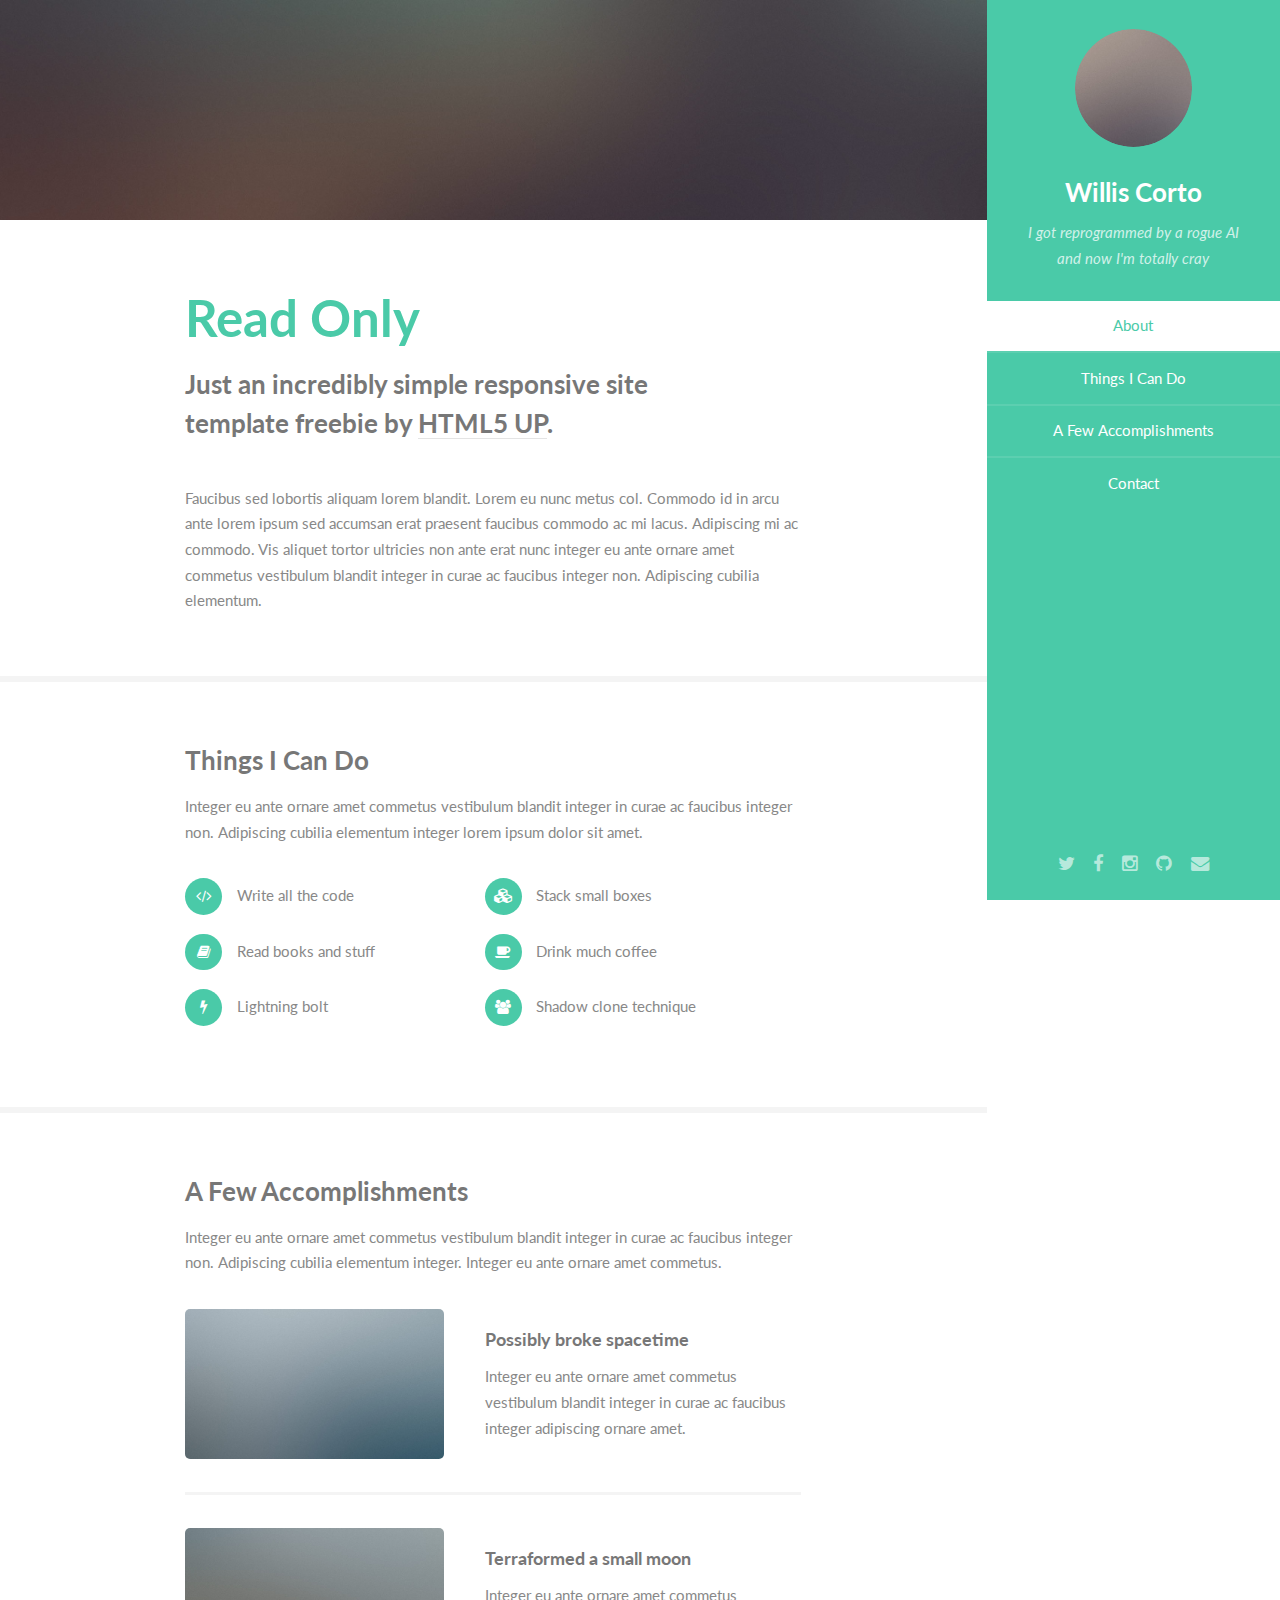
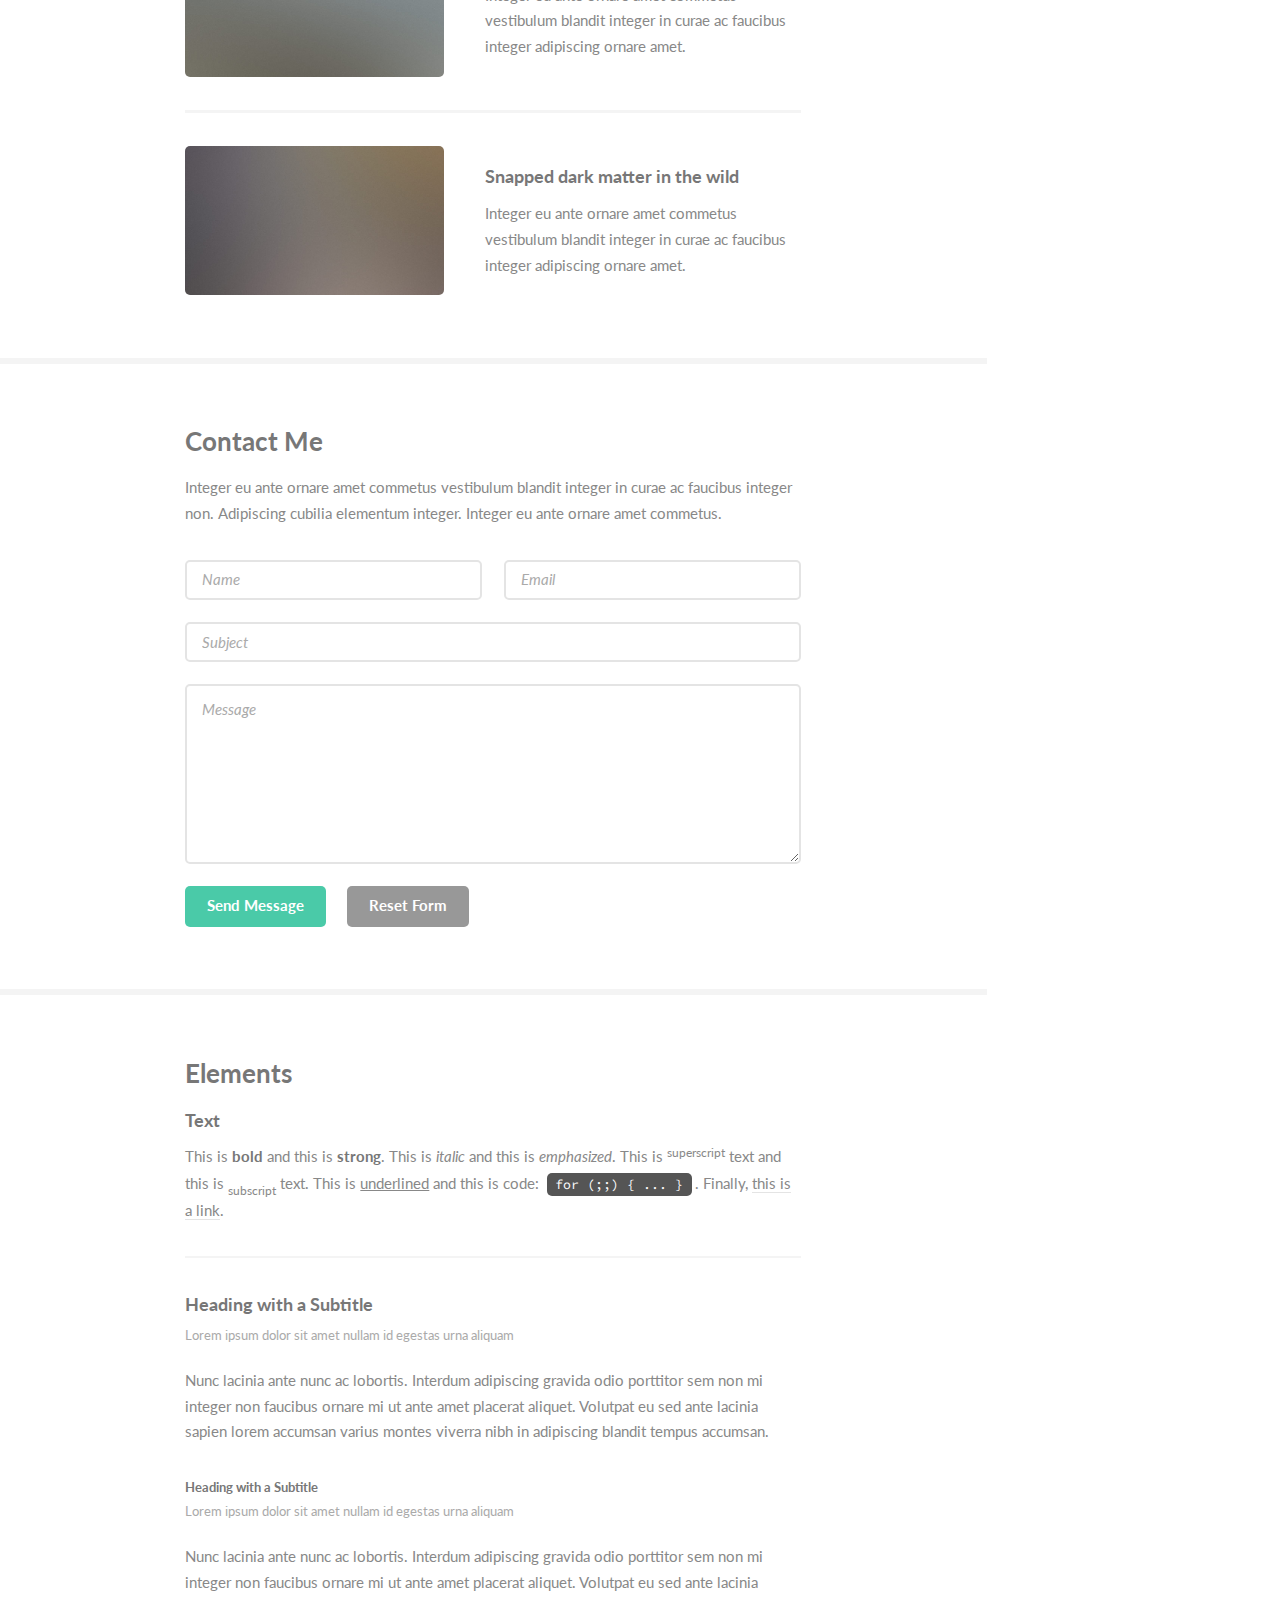
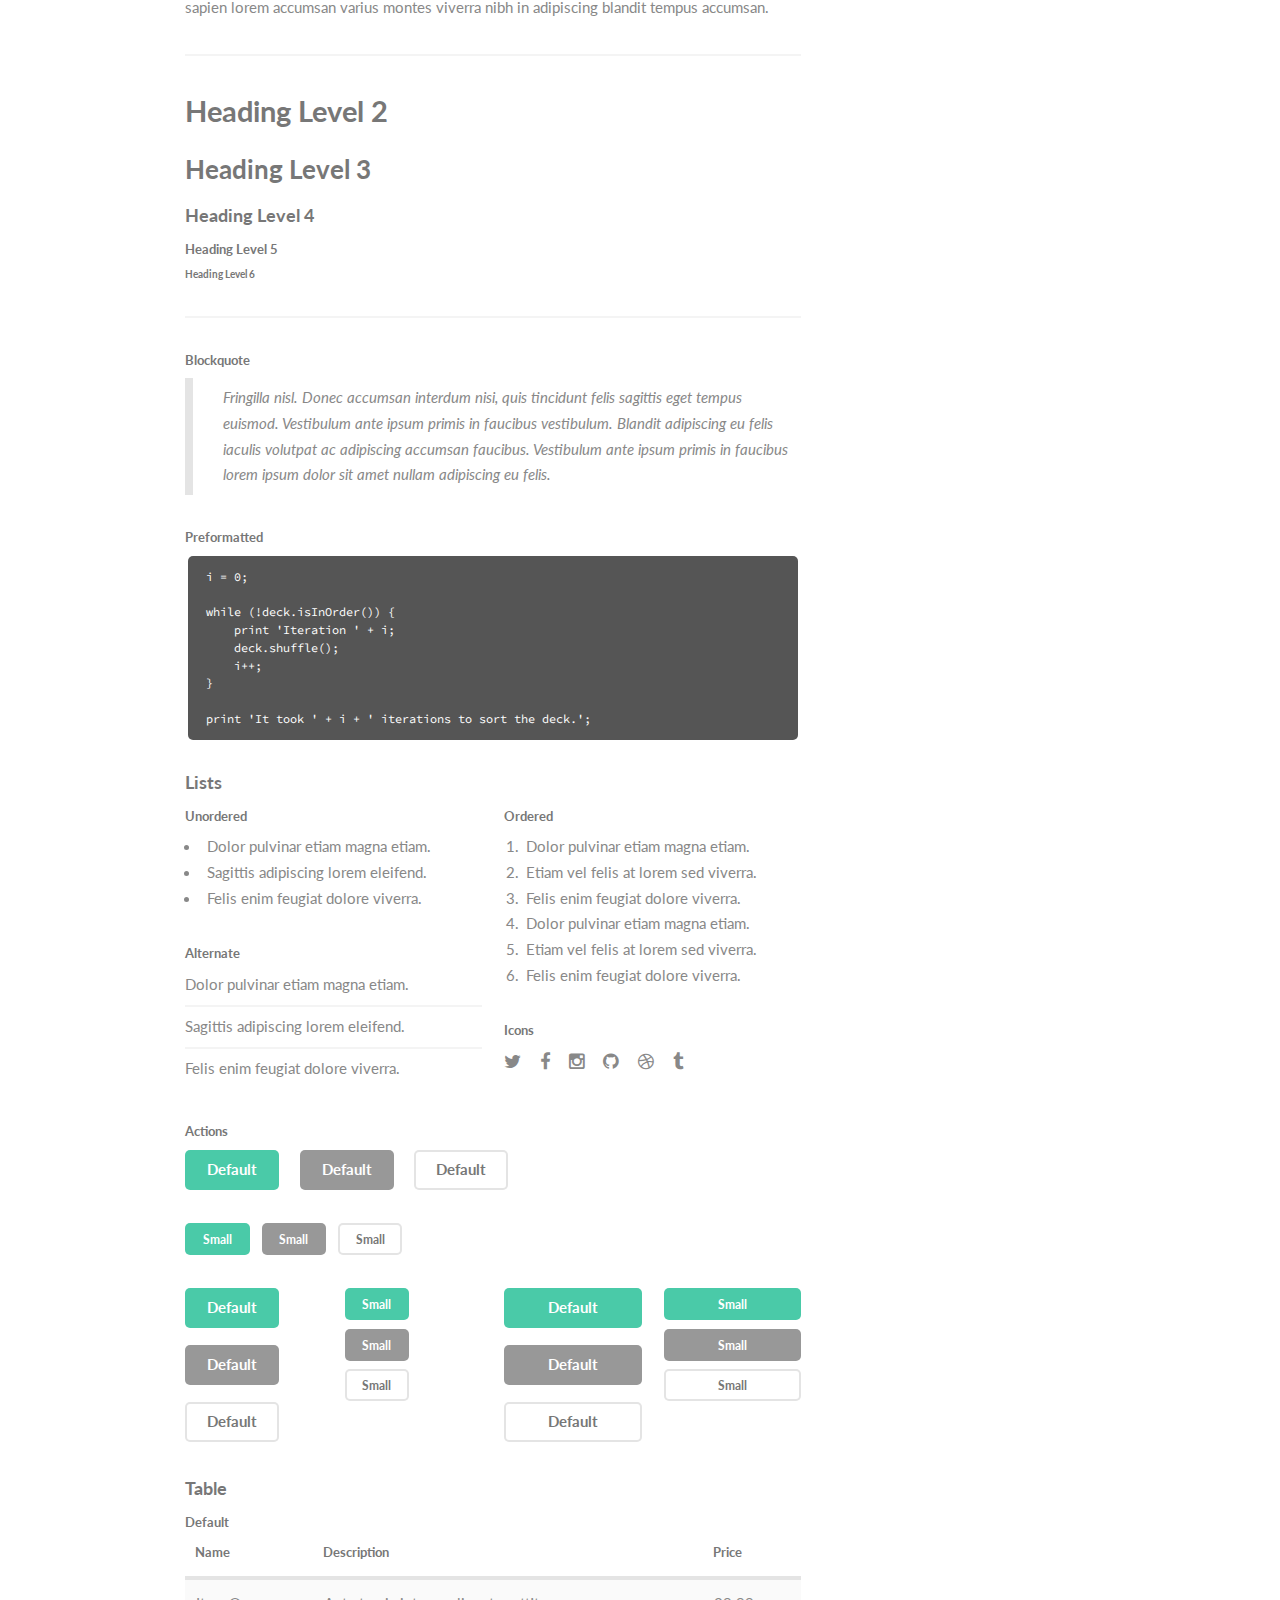
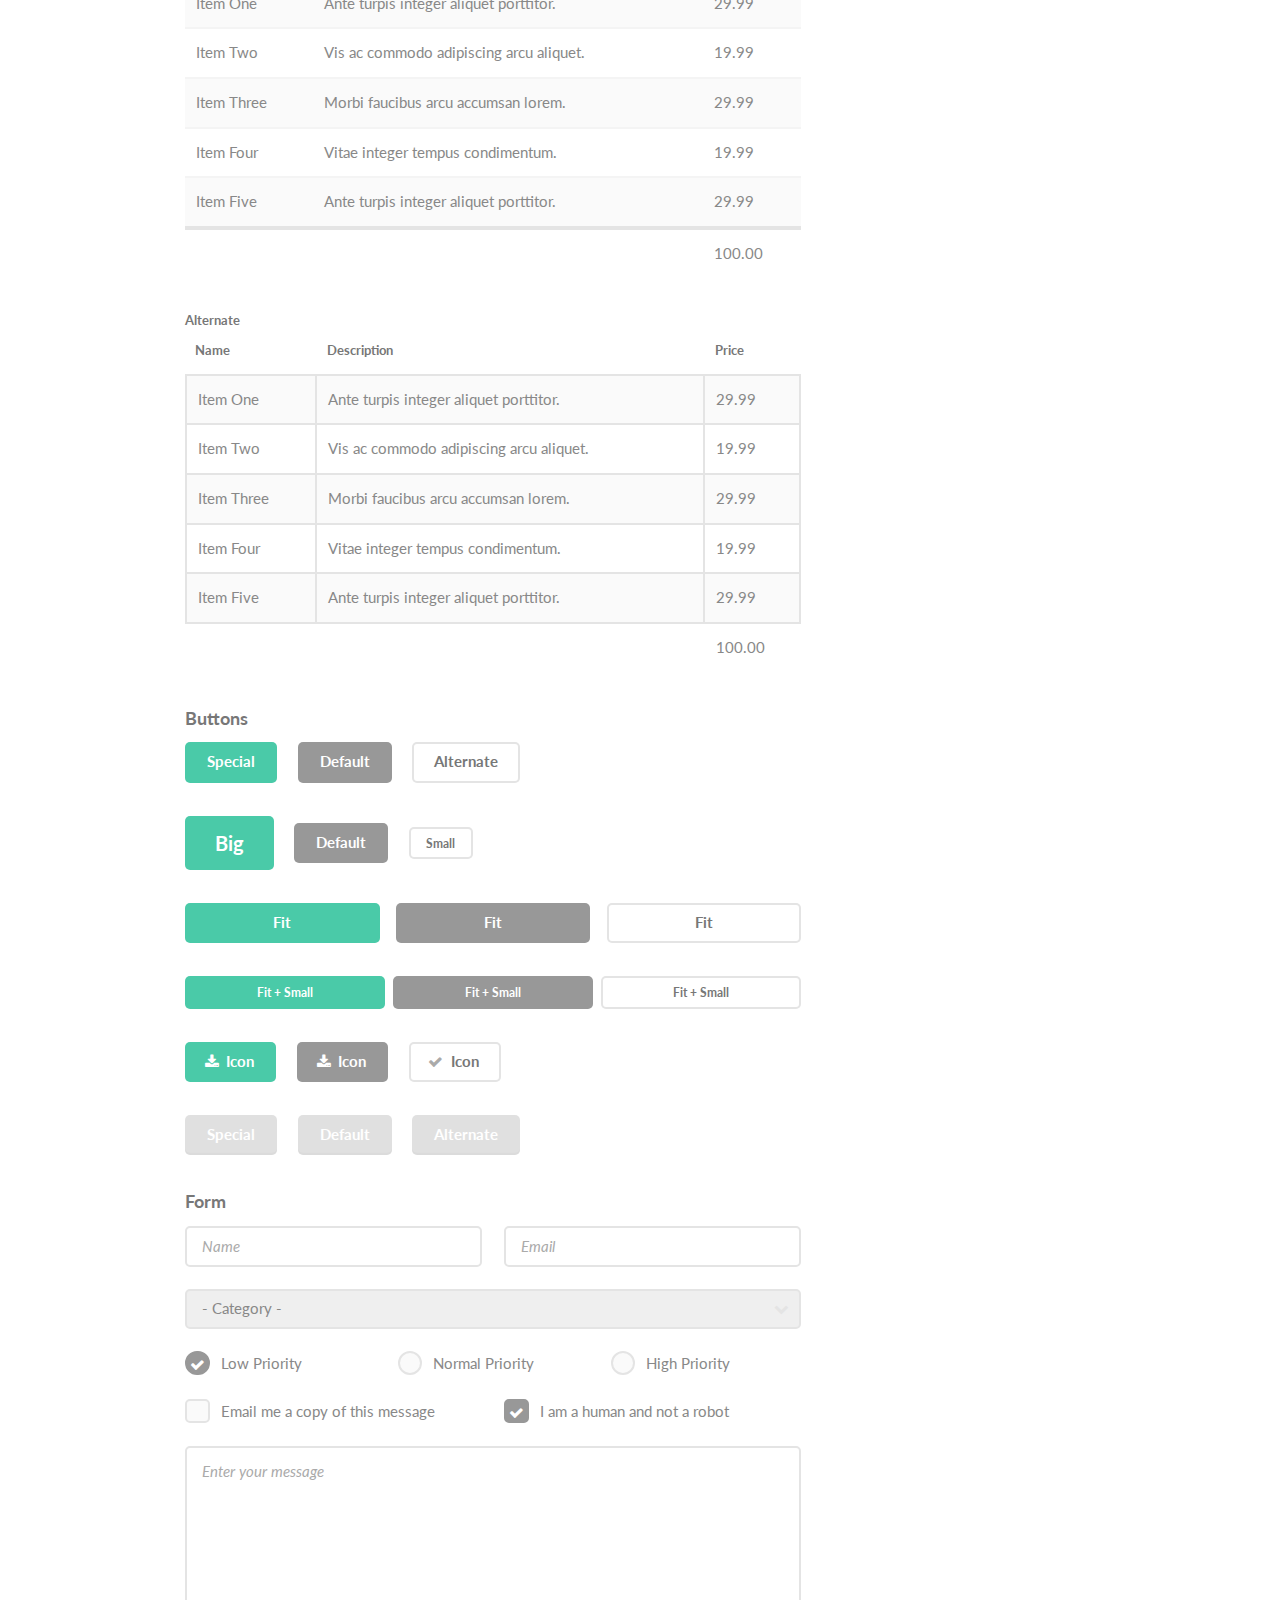
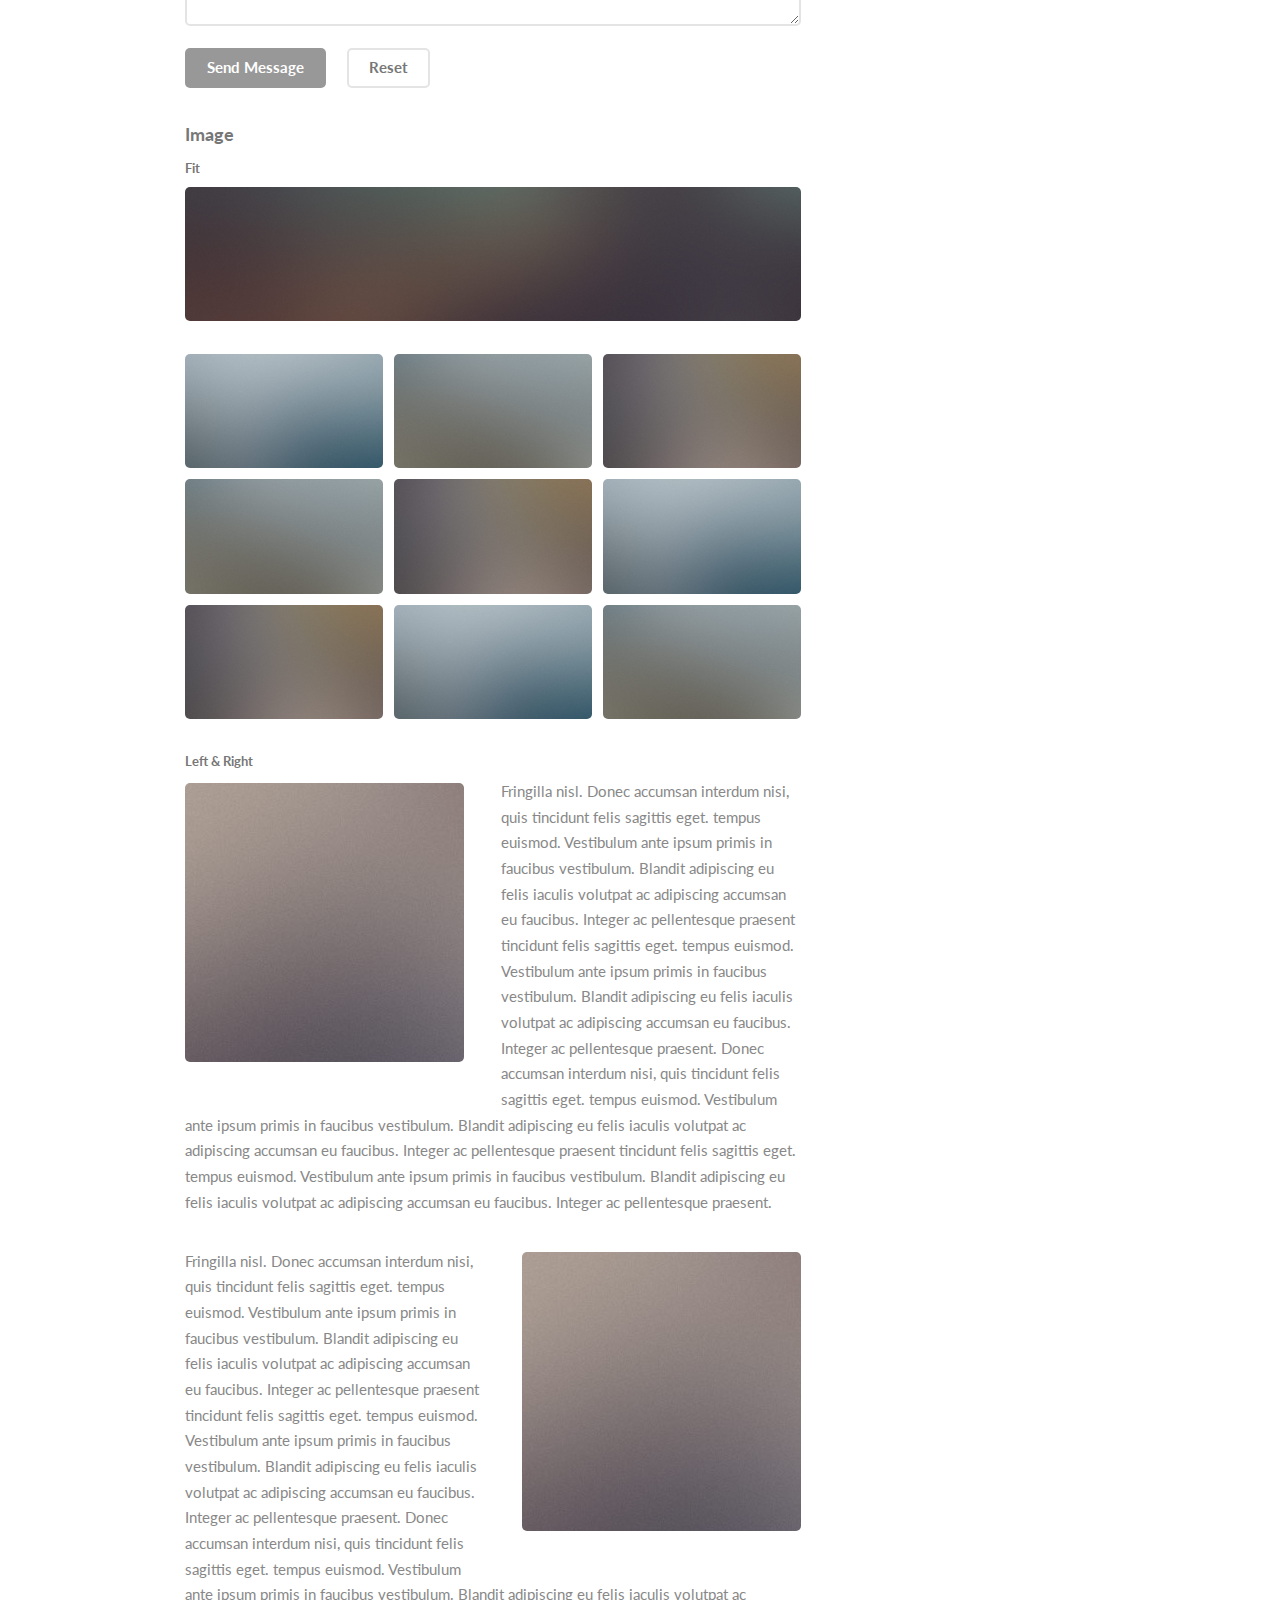
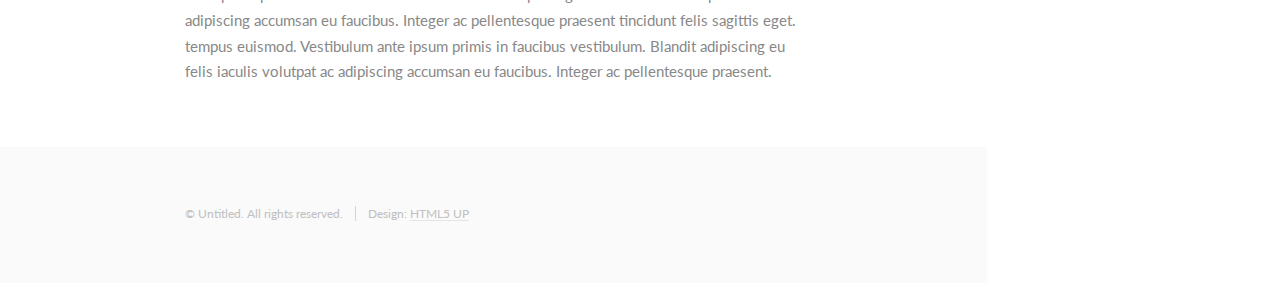
<file: templates/html5up-read-only/index.html>
<!DOCTYPE HTML>
<!--
	Read Only by HTML5 UP
	html5up.net | @n33co
	Free for personal and commercial use under the CCA 3.0 license (html5up.net/license)
-->
<html>
	<head>
		<title>Read Only by HTML5 UP</title>
		<meta http-equiv="content-type" content="text/html; charset=utf-8" />
		<meta name="description" content="" />
		<meta name="keywords" content="" />
		<!--[if lte IE 8]><script src="css/ie/html5shiv.js"></script><![endif]-->
		<script src="js/jquery.min.js"></script>
		<script src="js/jquery.scrollzer.min.js"></script>
		<script src="js/jquery.scrolly.min.js"></script>
		<script src="js/skel.min.js"></script>
		<script src="js/skel-layers.min.js"></script>
		<script src="js/init.js"></script>
		<noscript>
			<link rel="stylesheet" href="css/skel.css" />
			<link rel="stylesheet" href="css/style.css" />
			<link rel="stylesheet" href="css/style-xlarge.css" />
		</noscript>
		<!--[if lte IE 8]><link rel="stylesheet" href="css/ie/v8.css" /><![endif]-->
	</head>
	<body>
		<div id="wrapper">

			<!-- Header -->
				<section id="header" class="skel-layers-fixed">
					<header>
						<span class="image avatar"><img src="images/avatar.jpg" alt="" /></span>
						<h1 id="logo"><a href="#">Willis Corto</a></h1>
						<p>I got reprogrammed by a rogue AI<br />
						and now I'm totally cray</p>
					</header>
					<nav id="nav">
						<ul>
							<li><a href="#one" class="active">About</a></li>
							<li><a href="#two">Things I Can Do</a></li>
							<li><a href="#three">A Few Accomplishments</a></li>
							<li><a href="#four">Contact</a></li>
						</ul>
					</nav>
					<footer>
						<ul class="icons">
							<li><a href="#" class="icon fa-twitter"><span class="label">Twitter</span></a></li>
							<li><a href="#" class="icon fa-facebook"><span class="label">Facebook</span></a></li>
							<li><a href="#" class="icon fa-instagram"><span class="label">Instagram</span></a></li>
							<li><a href="#" class="icon fa-github"><span class="label">Github</span></a></li>
							<li><a href="#" class="icon fa-envelope"><span class="label">Email</span></a></li>
						</ul>
					</footer>
				</section>

			<!-- Main -->
				<div id="main">

					<!-- One -->
						<section id="one">
							<div class="container">
								<header class="major">
									<h2>Read Only</h2>
									<p>Just an incredibly simple responsive site<br />
									template freebie by <a href="http://html5up.net">HTML5 UP</a>.</p>
								</header>
								<p>Faucibus sed lobortis aliquam lorem blandit. Lorem eu nunc metus col. Commodo id in arcu ante lorem ipsum sed accumsan erat praesent faucibus commodo ac mi lacus. Adipiscing mi ac commodo. Vis aliquet tortor ultricies non ante erat nunc integer eu ante ornare amet commetus vestibulum blandit integer in curae ac faucibus integer non. Adipiscing cubilia elementum.</p>
							</div>
						</section>
						
					<!-- Two -->
						<section id="two">
							<div class="container">
								<h3>Things I Can Do</h3>
								<p>Integer eu ante ornare amet commetus vestibulum blandit integer in curae ac faucibus integer non. Adipiscing cubilia elementum integer lorem ipsum dolor sit amet.</p>
								<ul class="feature-icons">
									<li class="fa-code">Write all the code</li>
									<li class="fa-cubes">Stack small boxes</li>
									<li class="fa-book">Read books and stuff</li>
									<li class="fa-coffee">Drink much coffee</li>
									<li class="fa-bolt">Lightning bolt</li>
									<li class="fa-users">Shadow clone technique</li>
								</ul>
							</div>
						</section>
						
					<!-- Three -->
						<section id="three">
							<div class="container">
								<h3>A Few Accomplishments</h3>
								<p>Integer eu ante ornare amet commetus vestibulum blandit integer in curae ac faucibus integer non. Adipiscing cubilia elementum integer. Integer eu ante ornare amet commetus.</p>
								<div class="features">
									<article>
										<a href="#" class="image"><img src="images/pic01.jpg" alt="" /></a>
										<div class="inner">
											<h4>Possibly broke spacetime</h4>
											<p>Integer eu ante ornare amet commetus vestibulum blandit integer in curae ac faucibus integer adipiscing ornare amet.</p>
										</div>
									</article>
									<article>
										<a href="#" class="image"><img src="images/pic02.jpg" alt="" /></a>
										<div class="inner">
											<h4>Terraformed a small moon</h4>
											<p>Integer eu ante ornare amet commetus vestibulum blandit integer in curae ac faucibus integer adipiscing ornare amet.</p>
										</div>
									</article>
									<article>
										<a href="#" class="image"><img src="images/pic03.jpg" alt="" /></a>
										<div class="inner">
											<h4>Snapped dark matter in the wild</h4>
											<p>Integer eu ante ornare amet commetus vestibulum blandit integer in curae ac faucibus integer adipiscing ornare amet.</p>
										</div>
									</article>
								</div>
							</div>
						</section>
						
					<!-- Four -->
						<section id="four">
							<div class="container">
								<h3>Contact Me</h3>
								<p>Integer eu ante ornare amet commetus vestibulum blandit integer in curae ac faucibus integer non. Adipiscing cubilia elementum integer. Integer eu ante ornare amet commetus.</p>
								<form method="post" action="#">
									<div class="row uniform">
										<div class="6u 12u(3)"><input type="text" name="name" id="name" placeholder="Name" /></div>
										<div class="6u 12u(3)"><input type="email" name="email" id="email" placeholder="Email" /></div>
									</div>
									<div class="row uniform">
										<div class="12u"><input type="text" name="subject" id="subject" placeholder="Subject" /></div>
									</div>
									<div class="row uniform">
										<div class="12u"><textarea name="message" id="message" placeholder="Message" rows="6"></textarea></div>
									</div>
									<div class="row uniform">
										<div class="12u">
											<ul class="actions">
												<li><input type="submit" class="special" value="Send Message" /></li>
												<li><input type="reset" value="Reset Form" /></li>
											</ul>
										</div>
									</div>
								</form>
							</div>
						</section>
				
					<!-- Five -->
					
						<section id="five">
							<div class="container">
								<h3>Elements</h3>

								<section>
									<h4>Text</h4>
									<p>This is <b>bold</b> and this is <strong>strong</strong>. This is <i>italic</i> and this is <em>emphasized</em>.
									This is <sup>superscript</sup> text and this is <sub>subscript</sub> text.
									This is <u>underlined</u> and this is code: <code>for (;;) { ... }</code>. Finally, <a href="#">this is a link</a>.</p>
									<hr />
									<header>
										<h4>Heading with a Subtitle</h4>
										<p>Lorem ipsum dolor sit amet nullam id egestas urna aliquam</p>
									</header>
									<p>Nunc lacinia ante nunc ac lobortis. Interdum adipiscing gravida odio porttitor sem non mi integer non faucibus ornare mi ut ante amet placerat aliquet. Volutpat eu sed ante lacinia sapien lorem accumsan varius montes viverra nibh in adipiscing blandit tempus accumsan.</p>
									<header>
										<h5>Heading with a Subtitle</h5>
										<p>Lorem ipsum dolor sit amet nullam id egestas urna aliquam</p>
									</header>
									<p>Nunc lacinia ante nunc ac lobortis. Interdum adipiscing gravida odio porttitor sem non mi integer non faucibus ornare mi ut ante amet placerat aliquet. Volutpat eu sed ante lacinia sapien lorem accumsan varius montes viverra nibh in adipiscing blandit tempus accumsan.</p>
									<hr />
									<h2>Heading Level 2</h2>
									<h3>Heading Level 3</h3>
									<h4>Heading Level 4</h4>
									<h5>Heading Level 5</h5>
									<h6>Heading Level 6</h6>
									<hr />
									<h5>Blockquote</h5>
									<blockquote>Fringilla nisl. Donec accumsan interdum nisi, quis tincidunt felis sagittis eget tempus euismod. Vestibulum ante ipsum primis in faucibus vestibulum. Blandit adipiscing eu felis iaculis volutpat ac adipiscing accumsan faucibus. Vestibulum ante ipsum primis in faucibus lorem ipsum dolor sit amet nullam adipiscing eu felis.</blockquote>
									<h5>Preformatted</h5>
									<pre><code>i = 0;

while (!deck.isInOrder()) {
    print 'Iteration ' + i;
    deck.shuffle();
    i++;
}

print 'It took ' + i + ' iterations to sort the deck.';</code></pre>
								</section>

								<section>
									<h4>Lists</h4>
									<div class="row">
										<div class="6u 12u(3)">
											<h5>Unordered</h5>
											<ul>
												<li>Dolor pulvinar etiam magna etiam.</li>
												<li>Sagittis adipiscing lorem eleifend.</li>
												<li>Felis enim feugiat dolore viverra.</li>
											</ul>
											<h5>Alternate</h5>
											<ul class="alt">
												<li>Dolor pulvinar etiam magna etiam.</li>
												<li>Sagittis adipiscing lorem eleifend.</li>
												<li>Felis enim feugiat dolore viverra.</li>
											</ul>
										</div>
										<div class="6u 12u(3)">
											<h5>Ordered</h5>
											<ol>
												<li>Dolor pulvinar etiam magna etiam.</li>
												<li>Etiam vel felis at lorem sed viverra.</li>
												<li>Felis enim feugiat dolore viverra.</li>
												<li>Dolor pulvinar etiam magna etiam.</li>
												<li>Etiam vel felis at lorem sed viverra.</li>
												<li>Felis enim feugiat dolore viverra.</li>
											</ol>
											<h5>Icons</h5>
											<ul class="icons">
												<li><a href="#" class="icon fa-twitter"><span class="label">Twitter</span></a></li>
												<li><a href="#" class="icon fa-facebook"><span class="label">Facebook</span></a></li>
												<li><a href="#" class="icon fa-instagram"><span class="label">Instagram</span></a></li>
												<li><a href="#" class="icon fa-github"><span class="label">Github</span></a></li>
												<li><a href="#" class="icon fa-dribbble"><span class="label">Dribbble</span></a></li>
												<li><a href="#" class="icon fa-tumblr"><span class="label">Tumblr</span></a></li>
											</ul>
										</div>
									</div>
									<h5>Actions</h5>
									<ul class="actions">
										<li><a href="#" class="button special">Default</a></li>
										<li><a href="#" class="button">Default</a></li>
										<li><a href="#" class="button alt">Default</a></li>
									</ul>
									<ul class="actions small">
										<li><a href="#" class="button special small">Small</a></li>
										<li><a href="#" class="button small">Small</a></li>
										<li><a href="#" class="button alt small">Small</a></li>
									</ul>
									<div class="row">
										<div class="3u 6u(2) 12u$(3)">
											<ul class="actions vertical">
												<li><a href="#" class="button special">Default</a></li>
												<li><a href="#" class="button">Default</a></li>
												<li><a href="#" class="button alt">Default</a></li>
											</ul>
										</div>
										<div class="3u 6u$(2) 12u$(3)">
											<ul class="actions vertical small">
												<li><a href="#" class="button special small">Small</a></li>
												<li><a href="#" class="button small">Small</a></li>
												<li><a href="#" class="button alt small">Small</a></li>
											</ul>
										</div>
										<div class="3u 6u(2) 12u$(3)">
											<ul class="actions vertical">
												<li><a href="#" class="button special fit">Default</a></li>
												<li><a href="#" class="button fit">Default</a></li>
												<li><a href="#" class="button alt fit">Default</a></li>
											</ul>
										</div>
										<div class="3u 6u$(2) 12u$(3)">
											<ul class="actions vertical small">
												<li><a href="#" class="button special small fit">Small</a></li>
												<li><a href="#" class="button small fit">Small</a></li>
												<li><a href="#" class="button alt small fit">Small</a></li>
											</ul>
										</div>
									</div>
								</section>

								<section>
									<h4>Table</h4>
									<h5>Default</h5>
									<div class="table-wrapper">
										<table>
											<thead>
												<tr>
													<th>Name</th>
													<th>Description</th>
													<th>Price</th>
												</tr>
											</thead>
											<tbody>
												<tr>
													<td>Item One</td>
													<td>Ante turpis integer aliquet porttitor.</td>
													<td>29.99</td>
												</tr>
												<tr>
													<td>Item Two</td>
													<td>Vis ac commodo adipiscing arcu aliquet.</td>
													<td>19.99</td>
												</tr>
												<tr>
													<td>Item Three</td>
													<td> Morbi faucibus arcu accumsan lorem.</td>
													<td>29.99</td>
												</tr>
												<tr>
													<td>Item Four</td>
													<td>Vitae integer tempus condimentum.</td>
													<td>19.99</td>
												</tr>
												<tr>
													<td>Item Five</td>
													<td>Ante turpis integer aliquet porttitor.</td>
													<td>29.99</td>
												</tr>
											</tbody>
											<tfoot>
												<tr>
													<td colspan="2"></td>
													<td>100.00</td>
												</tr>
											</tfoot>
										</table>
									</div>
									
									<h5>Alternate</h5>
									<div class="table-wrapper">
										<table class="alt">
											<thead>
												<tr>
													<th>Name</th>
													<th>Description</th>
													<th>Price</th>
												</tr>
											</thead>
											<tbody>
												<tr>
													<td>Item One</td>
													<td>Ante turpis integer aliquet porttitor.</td>
													<td>29.99</td>
												</tr>
												<tr>
													<td>Item Two</td>
													<td>Vis ac commodo adipiscing arcu aliquet.</td>
													<td>19.99</td>
												</tr>
												<tr>
													<td>Item Three</td>
													<td> Morbi faucibus arcu accumsan lorem.</td>
													<td>29.99</td>
												</tr>
												<tr>
													<td>Item Four</td>
													<td>Vitae integer tempus condimentum.</td>
													<td>19.99</td>
												</tr>
												<tr>
													<td>Item Five</td>
													<td>Ante turpis integer aliquet porttitor.</td>
													<td>29.99</td>
												</tr>
											</tbody>
											<tfoot>
												<tr>
													<td colspan="2"></td>
													<td>100.00</td>
												</tr>
											</tfoot>
										</table>
									</div>
								</section>

								<section>
									<h4>Buttons</h4>
									<ul class="actions">
										<li><a href="#" class="button special">Special</a></li>
										<li><a href="#" class="button">Default</a></li>
										<li><a href="#" class="button alt">Alternate</a></li>
									</ul>
									<ul class="actions">
										<li><a href="#" class="button special big">Big</a></li>
										<li><a href="#" class="button">Default</a></li>
										<li><a href="#" class="button alt small">Small</a></li>
									</ul>
									<ul class="actions fit">
										<li><a href="#" class="button special fit">Fit</a></li>
										<li><a href="#" class="button fit">Fit</a></li>
										<li><a href="#" class="button alt fit">Fit</a></li>
									</ul>
									<ul class="actions fit small">
										<li><a href="#" class="button special fit small">Fit + Small</a></li>
										<li><a href="#" class="button fit small">Fit + Small</a></li>
										<li><a href="#" class="button alt fit small">Fit + Small</a></li>
									</ul>
									<ul class="actions">
										<li><a href="#" class="button special icon fa-download">Icon</a></li>
										<li><a href="#" class="button icon fa-download">Icon</a></li>
										<li><a href="#" class="button alt icon fa-check">Icon</a></li>
									</ul>
									<ul class="actions">
										<li><span class="button special disabled">Special</span></li>
										<li><span class="button disabled">Default</span></li>
										<li><span class="button alt disabled">Alternate</span></li>
									</ul>
								</section>

								<section>
									<h4>Form</h4>
									<form method="post" action="#">
										<div class="row uniform">
											<div class="6u 12u(3)">
												<input type="text" name="demo-name" id="demo-name" value="" placeholder="Name" />
											</div>
											<div class="6u 12u(3)">
												<input type="email" name="demo-email" id="demo-email" value="" placeholder="Email" />
											</div>
										</div>
										<div class="row uniform">
											<div class="12u">
												<div class="select-wrapper">
													<select name="demo-category" id="demo-category">
														<option value="">- Category -</option>
														<option value="1">Manufacturing</option>
														<option value="1">Shipping</option>
														<option value="1">Administration</option>
														<option value="1">Human Resources</option>
													</select>
												</div>
											</div>
										</div>
										<div class="row uniform">
											<div class="4u 12u(2)">
												<input type="radio" id="demo-priority-low" name="demo-priority" checked>
												<label for="demo-priority-low">Low Priority</label>
											</div>
											<div class="4u 12u(2)">
												<input type="radio" id="demo-priority-normal" name="demo-priority">
												<label for="demo-priority-normal">Normal Priority</label>
											</div>
											<div class="4u 12u(2)">
												<input type="radio" id="demo-priority-high" name="demo-priority">
												<label for="demo-priority-high">High Priority</label>
											</div>
										</div>
										<div class="row uniform">
											<div class="6u 12u(2)">
												<input type="checkbox" id="demo-copy" name="demo-copy">
												<label for="demo-copy">Email me a copy of this message</label>
											</div>
											<div class="6u 12u(2)">
												<input type="checkbox" id="demo-human" name="demo-human" checked>
												<label for="demo-human">I am a human and not a robot</label>
											</div>
										</div>
										<div class="row uniform">
											<div class="12u">
												<textarea name="demo-message" id="demo-message" placeholder="Enter your message" rows="6"></textarea>
											</div>
										</div>
										<div class="row uniform">
											<div class="12u">
												<ul class="actions">
													<li><input type="submit" value="Send Message" /></li>
													<li><input type="reset" value="Reset" class="alt" /></li>
												</ul>
											</div>
										</div>
									</form>
								</section>

								<section>
									<h4>Image</h4>
									<h5>Fit</h5>
									<span class="image fit"><img src="images/banner.jpg" alt="" /></span>
									<div class="box alt">
										<div class="row 50% uniform">
											<div class="4u"><span class="image fit"><img src="images/pic01.jpg" alt="" /></span></div>
											<div class="4u"><span class="image fit"><img src="images/pic02.jpg" alt="" /></span></div>
											<div class="4u"><span class="image fit"><img src="images/pic03.jpg" alt="" /></span></div>
										</div>
										<div class="row 50% uniform">
											<div class="4u"><span class="image fit"><img src="images/pic02.jpg" alt="" /></span></div>
											<div class="4u"><span class="image fit"><img src="images/pic03.jpg" alt="" /></span></div>
											<div class="4u"><span class="image fit"><img src="images/pic01.jpg" alt="" /></span></div>
										</div>
										<div class="row 50% uniform">
											<div class="4u"><span class="image fit"><img src="images/pic03.jpg" alt="" /></span></div>
											<div class="4u"><span class="image fit"><img src="images/pic01.jpg" alt="" /></span></div>
											<div class="4u"><span class="image fit"><img src="images/pic02.jpg" alt="" /></span></div>
										</div>
									</div>
									<h5>Left &amp; Right</h5>
									<p><span class="image left"><img src="images/avatar.jpg" alt="" /></span>Fringilla nisl. Donec accumsan interdum nisi, quis tincidunt felis sagittis eget. tempus euismod. Vestibulum ante ipsum primis in faucibus vestibulum. Blandit adipiscing eu felis iaculis volutpat ac adipiscing accumsan eu faucibus. Integer ac pellentesque praesent tincidunt felis sagittis eget. tempus euismod. Vestibulum ante ipsum primis in faucibus vestibulum. Blandit adipiscing eu felis iaculis volutpat ac adipiscing accumsan eu faucibus. Integer ac pellentesque praesent. Donec accumsan interdum nisi, quis tincidunt felis sagittis eget. tempus euismod. Vestibulum ante ipsum primis in faucibus vestibulum. Blandit adipiscing eu felis iaculis volutpat ac adipiscing accumsan eu faucibus. Integer ac pellentesque praesent tincidunt felis sagittis eget. tempus euismod. Vestibulum ante ipsum primis in faucibus vestibulum. Blandit adipiscing eu felis iaculis volutpat ac adipiscing accumsan eu faucibus. Integer ac pellentesque praesent.</p>
									<p><span class="image right"><img src="images/avatar.jpg" alt="" /></span>Fringilla nisl. Donec accumsan interdum nisi, quis tincidunt felis sagittis eget. tempus euismod. Vestibulum ante ipsum primis in faucibus vestibulum. Blandit adipiscing eu felis iaculis volutpat ac adipiscing accumsan eu faucibus. Integer ac pellentesque praesent tincidunt felis sagittis eget. tempus euismod. Vestibulum ante ipsum primis in faucibus vestibulum. Blandit adipiscing eu felis iaculis volutpat ac adipiscing accumsan eu faucibus. Integer ac pellentesque praesent. Donec accumsan interdum nisi, quis tincidunt felis sagittis eget. tempus euismod. Vestibulum ante ipsum primis in faucibus vestibulum. Blandit adipiscing eu felis iaculis volutpat ac adipiscing accumsan eu faucibus. Integer ac pellentesque praesent tincidunt felis sagittis eget. tempus euismod. Vestibulum ante ipsum primis in faucibus vestibulum. Blandit adipiscing eu felis iaculis volutpat ac adipiscing accumsan eu faucibus. Integer ac pellentesque praesent.</p>
								</section>

							</div>
						</section>
					
				
				</div>

			<!-- Footer -->
				<section id="footer">
					<div class="container">
						<ul class="copyright">
							<li>&copy; Untitled. All rights reserved.</li><li>Design: <a href="http://html5up.net">HTML5 UP</a></li>
						</ul>
					</div>
				</section>
			
		</div>
	</body>
</html>
</file>
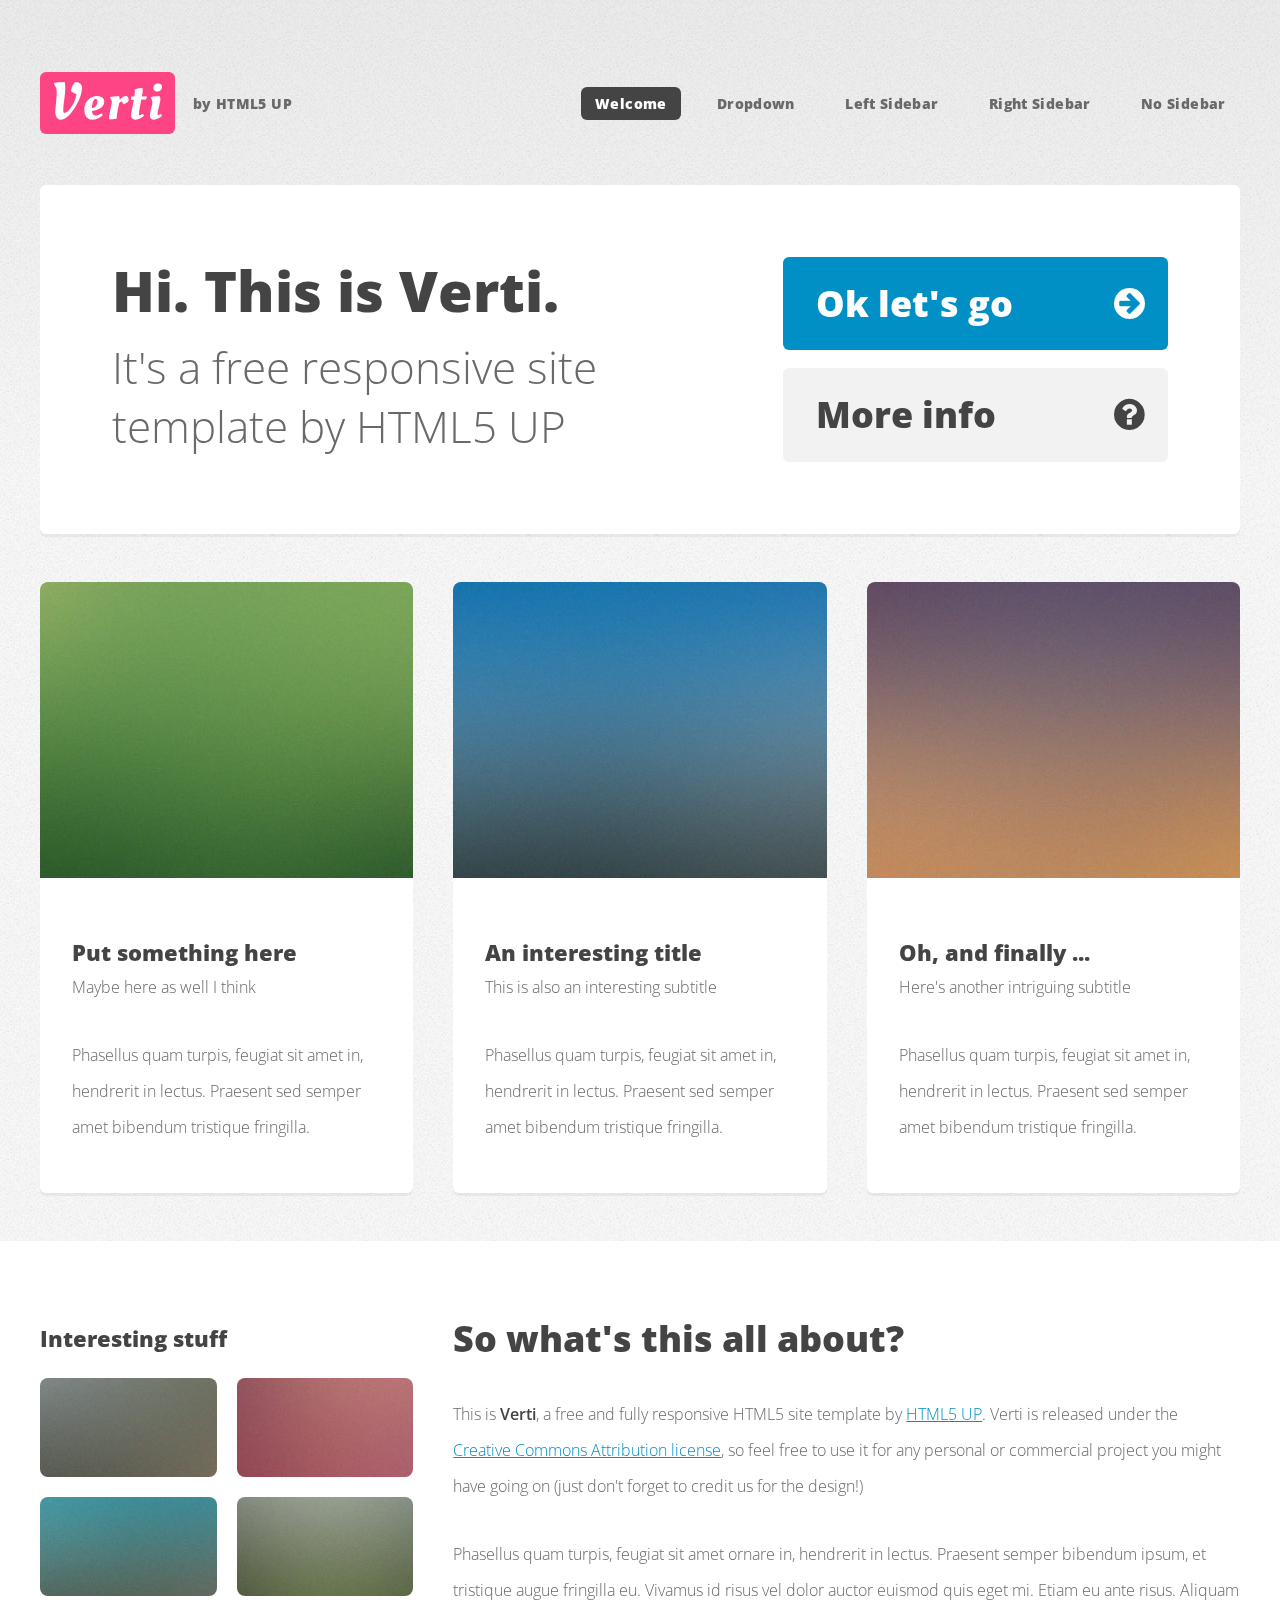
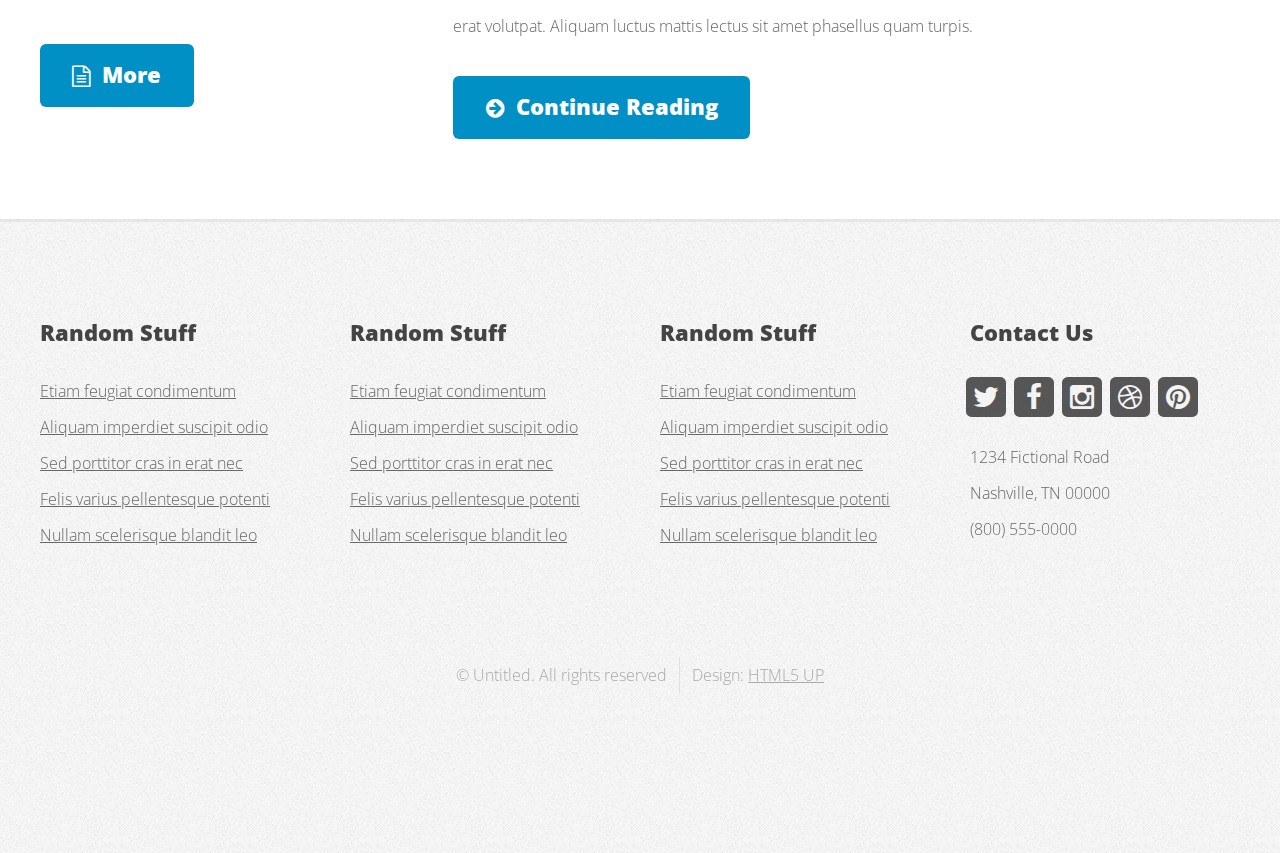
<file: templates/html5up-verti/index.html>
<!DOCTYPE HTML>
<!--
	Verti by HTML5 UP
	html5up.net | @n33co
	Free for personal and commercial use under the CCA 3.0 license (html5up.net/license)
-->
<html>
	<head>
		<title>Verti by HTML5 UP</title>
		<meta http-equiv="content-type" content="text/html; charset=utf-8" />
		<meta name="description" content="" />
		<meta name="keywords" content="" />
		<!--[if lte IE 8]><script src="css/ie/html5shiv.js"></script><![endif]-->
		<script src="js/jquery.min.js"></script>
		<script src="js/jquery.dropotron.min.js"></script>
		<script src="js/skel.min.js"></script>
		<script src="js/skel-layers.min.js"></script>
		<script src="js/init.js"></script>
		<noscript>
			<link rel="stylesheet" href="css/skel.css" />
			<link rel="stylesheet" href="css/style.css" />
			<link rel="stylesheet" href="css/style-desktop.css" />
		</noscript>
		<!--[if lte IE 8]><link rel="stylesheet" href="css/ie/v8.css" /><![endif]-->
	</head>
	<body class="homepage">

		<!-- Header -->
			<div id="header-wrapper">
				<header id="header" class="container">
				
					<!-- Logo -->
						<div id="logo">
							<h1><a href="index.html">Verti</a></h1>
							<span>by HTML5 UP</span>
						</div>
					
					<!-- Nav -->
						<nav id="nav">
							<ul>
								<li class="current"><a href="index.html">Welcome</a></li>
								<li>
									<a href="">Dropdown</a>
									<ul>
										<li><a href="#">Lorem ipsum dolor</a></li>
										<li><a href="#">Magna phasellus</a></li>
										<li>
											<a href="">Phasellus consequat</a>
											<ul>
												<li><a href="#">Lorem ipsum dolor</a></li>
												<li><a href="#">Phasellus consequat</a></li>
												<li><a href="#">Magna phasellus</a></li>
												<li><a href="#">Etiam dolore nisl</a></li>
											</ul>
										</li>
										<li><a href="#">Veroeros feugiat</a></li>
									</ul>
								</li>
								<li><a href="left-sidebar.html">Left Sidebar</a></li>
								<li><a href="right-sidebar.html">Right Sidebar</a></li>
								<li><a href="no-sidebar.html">No Sidebar</a></li>
							</ul>
						</nav>
					
				</header>
			</div>
		
		<!-- Banner -->
			<div id="banner-wrapper">
				<div id="banner" class="box container">
					<div class="row">
						<div class="7u">
							<h2>Hi. This is Verti.</h2>
							<p>It's a free responsive site template by HTML5 UP</p>
						</div>
						<div class="5u">
							<ul>
								<li><a href="#" class="button big icon fa-arrow-circle-right">Ok let's go</a></li>
								<li><a href="#" class="button alt big icon fa-question-circle">More info</a></li>
							</ul>
						</div>
					</div>
				</div>
			</div>
		
		<!-- Features -->
			<div id="features-wrapper">
				<div class="container">
					<div class="row">
						<div class="4u">
						
							<!-- Box -->
								<section class="box feature">
									<a href="#" class="image featured"><img src="images/pic01.jpg" alt="" /></a>
									<div class="inner">
										<header>
											<h2>Put something here</h2>
											<p>Maybe here as well I think</p>
										</header>
										<p>Phasellus quam turpis, feugiat sit amet in, hendrerit in lectus. Praesent sed semper amet bibendum tristique fringilla.</p>
									</div>
								</section>

						</div>
						<div class="4u">
						
							<!-- Box -->
								<section class="box feature">
									<a href="#" class="image featured"><img src="images/pic02.jpg" alt="" /></a>
									<div class="inner">
										<header>
											<h2>An interesting title</h2>
											<p>This is also an interesting subtitle</p>
										</header>
										<p>Phasellus quam turpis, feugiat sit amet in, hendrerit in lectus. Praesent sed semper amet bibendum tristique fringilla.</p>
									</div>
								</section>

						</div>
						<div class="4u">
						
							<!-- Box -->
								<section class="box feature last">
									<a href="#" class="image featured"><img src="images/pic03.jpg" alt="" /></a>
									<div class="inner">
										<header>
											<h2>Oh, and finally ...</h2>
											<p>Here's another intriguing subtitle</p>
										</header>
										<p>Phasellus quam turpis, feugiat sit amet in, hendrerit in lectus. Praesent sed semper amet bibendum tristique fringilla.</p>
									</div>
								</section>

						</div>
					</div>
				</div>
			</div>

		<!-- Main -->
			<div id="main-wrapper">
				<div class="container">
					<div class="row">
						<div class="4u">
						
							<!-- Sidebar -->
								<div id="sidebar">
									<section class="widget thumbnails">
										<h3>Interesting stuff</h3>
										<div class="grid">
											<div class="row no-collapse 50%">
												<div class="6u"><a href="#" class="image fit"><img src="images/pic04.jpg" alt="" /></a></div>
												<div class="6u"><a href="#" class="image fit"><img src="images/pic05.jpg" alt="" /></a></div>
											</div>
											<div class="row no-collapse 50%">
												<div class="6u"><a href="#" class="image fit"><img src="images/pic06.jpg" alt="" /></a></div>
												<div class="6u"><a href="#" class="image fit"><img src="images/pic07.jpg" alt="" /></a></div>
											</div>
										</div>
										<a href="#" class="button icon fa-file-text-o">More</a>
									</section>
								</div>
						
						</div>
						<div class="8u important(collapse)">

							<!-- Content -->
								<div id="content">
									<section class="last">
										<h2>So what's this all about?</h2>
										<p>This is <strong>Verti</strong>, a free and fully responsive HTML5 site template by <a href="http://html5up.net">HTML5 UP</a>.
										Verti is released under the <a href="http://html5up.net/license">Creative Commons Attribution license</a>, so feel free to use it for any personal or commercial project you might have going on (just don't forget to credit us for the design!)</p>
										<p>Phasellus quam turpis, feugiat sit amet ornare in, hendrerit in lectus. Praesent semper bibendum ipsum, et tristique augue fringilla eu. Vivamus id risus vel dolor auctor euismod quis eget mi. Etiam eu ante risus. Aliquam erat volutpat. Aliquam luctus mattis lectus sit amet phasellus quam turpis.</p>
										<a href="#" class="button icon fa-arrow-circle-right">Continue Reading</a>
									</section>
								</div>

						</div>
					</div>
				</div>
			</div>

		<!-- Footer -->
			<div id="footer-wrapper">
				<footer id="footer" class="container">
					<div class="row">
						<div class="3u">
						
							<!-- Links -->
								<section class="widget links">
									<h3>Random Stuff</h3>
									<ul class="style2">
										<li><a href="#">Etiam feugiat condimentum</a></li>
										<li><a href="#">Aliquam imperdiet suscipit odio</a></li>
										<li><a href="#">Sed porttitor cras in erat nec</a></li>
										<li><a href="#">Felis varius pellentesque potenti</a></li>
										<li><a href="#">Nullam scelerisque blandit leo</a></li>
									</ul>
								</section>
						
						</div>
						<div class="3u">
						
							<!-- Links -->
								<section class="widget links">
									<h3>Random Stuff</h3>
									<ul class="style2">
										<li><a href="#">Etiam feugiat condimentum</a></li>
										<li><a href="#">Aliquam imperdiet suscipit odio</a></li>
										<li><a href="#">Sed porttitor cras in erat nec</a></li>
										<li><a href="#">Felis varius pellentesque potenti</a></li>
										<li><a href="#">Nullam scelerisque blandit leo</a></li>
									</ul>
								</section>
						
						</div>
						<div class="3u">
						
							<!-- Links -->
								<section class="widget links">
									<h3>Random Stuff</h3>
									<ul class="style2">
										<li><a href="#">Etiam feugiat condimentum</a></li>
										<li><a href="#">Aliquam imperdiet suscipit odio</a></li>
										<li><a href="#">Sed porttitor cras in erat nec</a></li>
										<li><a href="#">Felis varius pellentesque potenti</a></li>
										<li><a href="#">Nullam scelerisque blandit leo</a></li>
									</ul>
								</section>
						
						</div>
						<div class="3u">
						
							<!-- Contact -->
								<section class="widget contact last">
									<h3>Contact Us</h3>
									<ul>
										<li><a href="#" class="icon fa-twitter"><span class="label">Twitter</span></a></li>
										<li><a href="#" class="icon fa-facebook"><span class="label">Facebook</span></a></li>
										<li><a href="#" class="icon fa-instagram"><span class="label">Instagram</span></a></li>
										<li><a href="#" class="icon fa-dribbble"><span class="label">Dribbble</span></a></li>
										<li><a href="#" class="icon fa-pinterest"><span class="label">Pinterest</span></a></li>
									</ul>
									<p>1234 Fictional Road<br />
									Nashville, TN 00000<br />
									(800) 555-0000</p>
								</section>
						
						</div>
					</div>
					<div class="row">
						<div class="12u">
							<div id="copyright">
								<ul class="menu">
									<li>&copy; Untitled. All rights reserved</li><li>Design: <a href="http://html5up.net">HTML5 UP</a></li>
								</ul>
							</div>
						</div>
					</div>
				</footer>
			</div>

	</body>
</html>
</file>
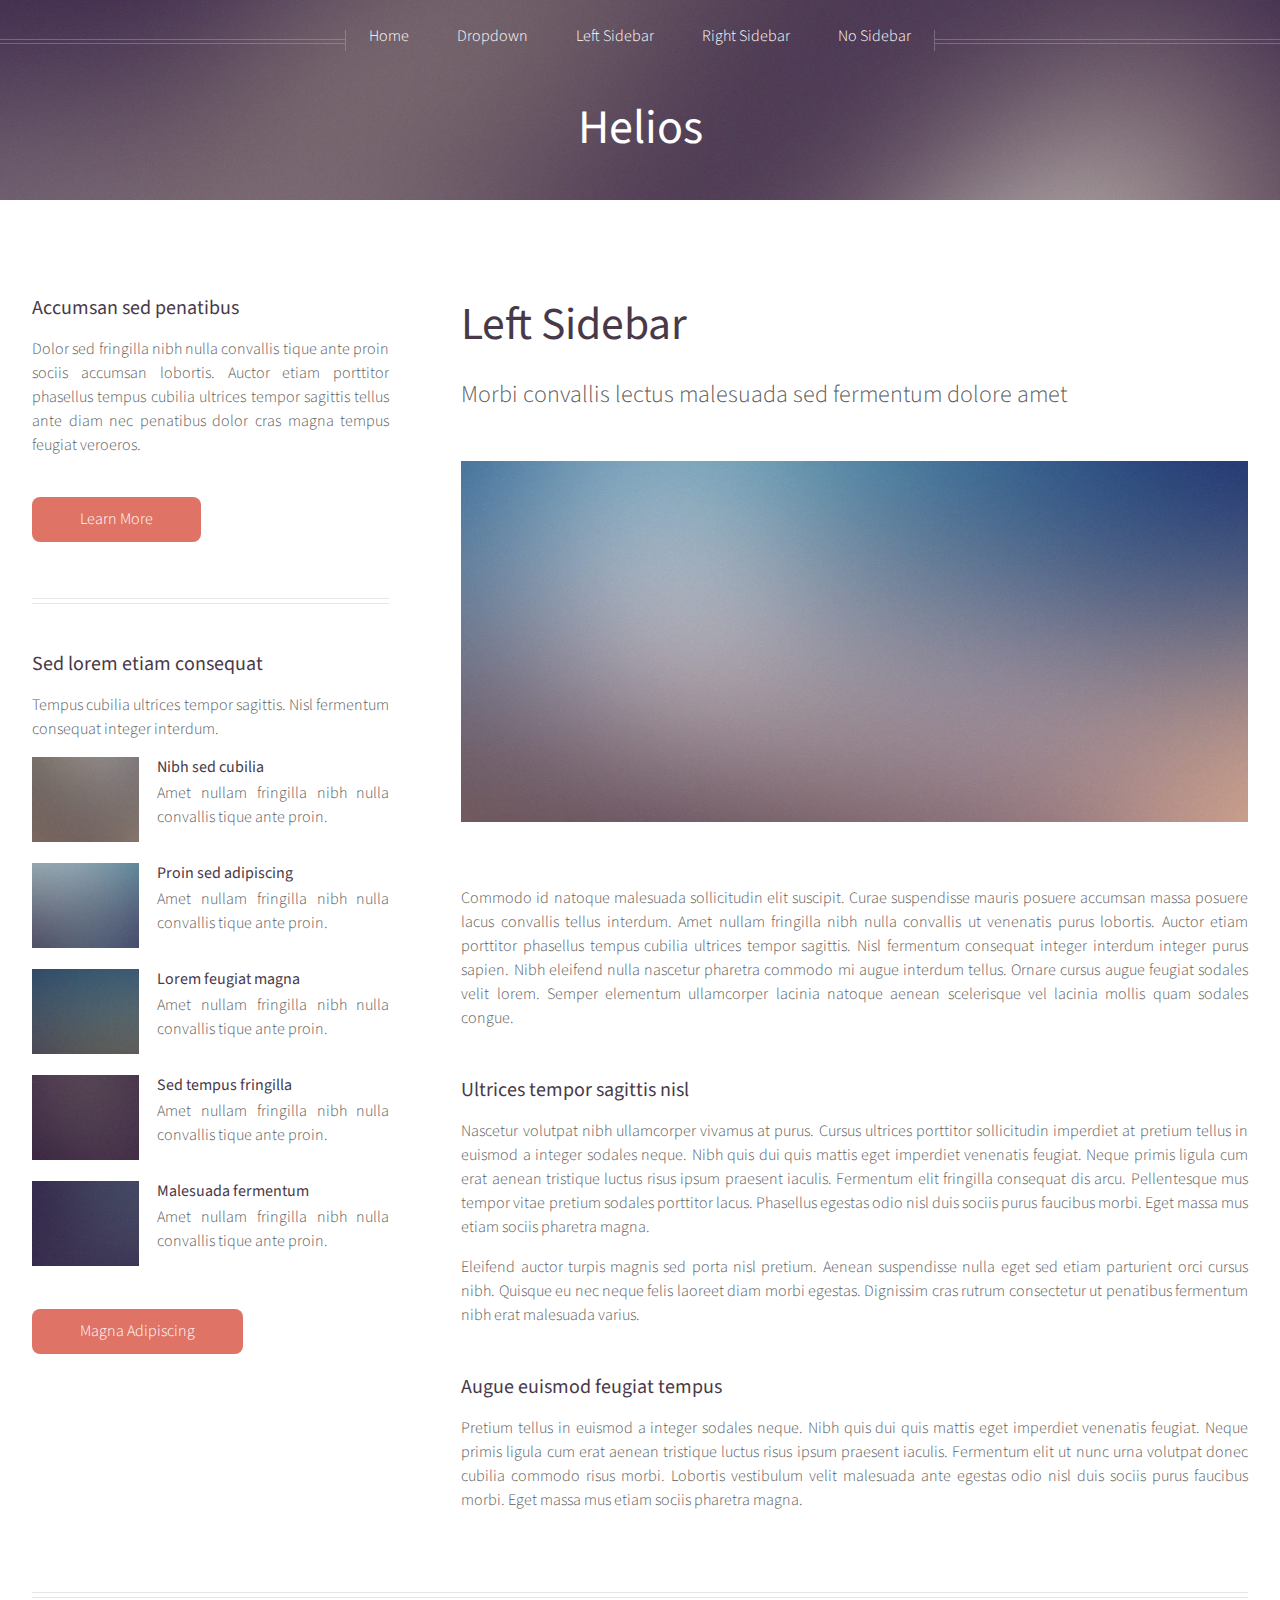
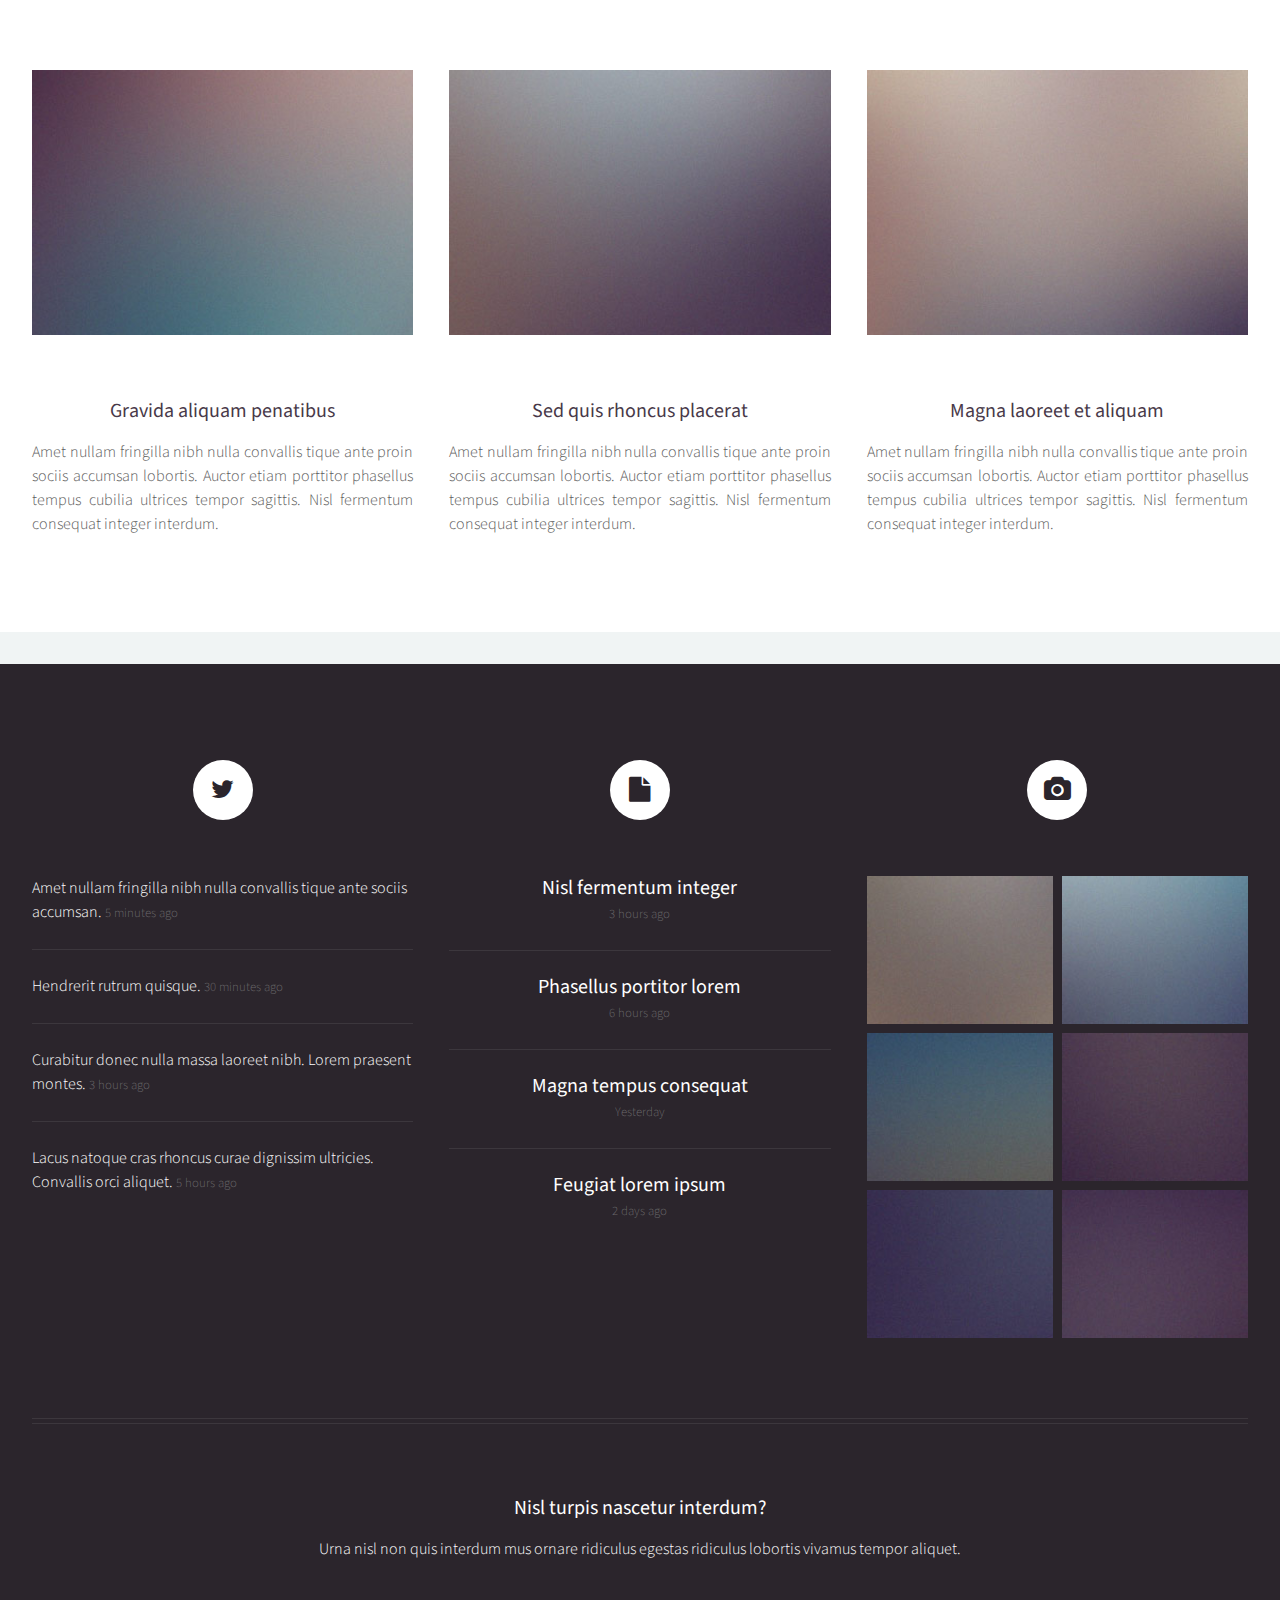
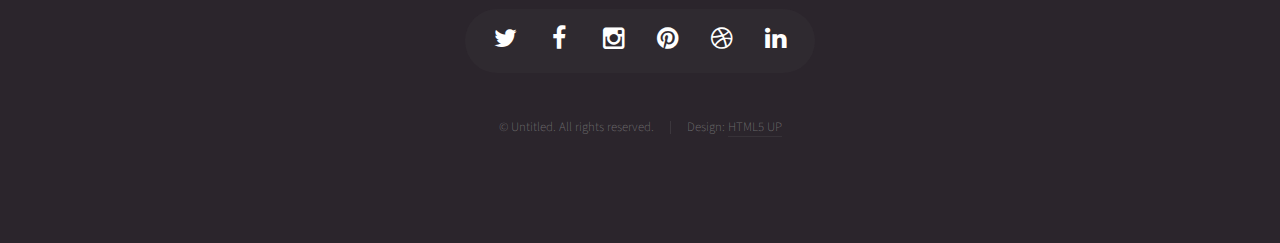
<file: templates/html5up-helios/left-sidebar.html>
<!DOCTYPE HTML>
<!--
	Helios by HTML5 UP
	html5up.net | @n33co
	Free for personal and commercial use under the CCA 3.0 license (html5up.net/license)
-->
<html>
	<head>
		<title>Left Sidebar - Helios by HTML5 UP</title>
		<meta http-equiv="content-type" content="text/html; charset=utf-8" />
		<meta name="description" content="" />
		<meta name="keywords" content="" />
		<!--[if lte IE 8]><script src="css/ie/html5shiv.js"></script><![endif]-->
		<script src="js/jquery.min.js"></script>
		<script src="js/jquery.dropotron.min.js"></script>
		<script src="js/jquery.scrolly.min.js"></script>
		<script src="js/jquery.onvisible.min.js"></script>
		<script src="js/skel.min.js"></script>
		<script src="js/skel-layers.min.js"></script>
		<script src="js/init.js"></script>
		<noscript>
			<link rel="stylesheet" href="css/skel.css" />
			<link rel="stylesheet" href="css/style.css" />
			<link rel="stylesheet" href="css/style-desktop.css" />
			<link rel="stylesheet" href="css/style-noscript.css" />
		</noscript>
		<!--[if lte IE 8]><link rel="stylesheet" href="css/ie/v8.css" /><![endif]-->
	</head>
	<body class="left-sidebar">

		<!-- Header -->
			<div id="header">

				<!-- Inner -->
					<div class="inner">
						<header>
							<h1><a href="index.html" id="logo">Helios</a></h1>
						</header>
					</div>
				
				<!-- Nav -->
					<nav id="nav">
						<ul>
							<li><a href="index.html">Home</a></li>
							<li>
								<a href="">Dropdown</a>
								<ul>
									<li><a href="#">Lorem ipsum dolor</a></li>
									<li><a href="#">Magna phasellus</a></li>
									<li><a href="#">Etiam dolore nisl</a></li>
									<li>
										<a href="">And a submenu &hellip;</a>
										<ul>
											<li><a href="#">Lorem ipsum dolor</a></li>
											<li><a href="#">Phasellus consequat</a></li>
											<li><a href="#">Magna phasellus</a></li>
											<li><a href="#">Etiam dolore nisl</a></li>
										</ul>
									</li>
									<li><a href="#">Veroeros feugiat</a></li>
								</ul>
							</li>
							<li><a href="left-sidebar.html">Left Sidebar</a></li>
							<li><a href="right-sidebar.html">Right Sidebar</a></li>
							<li><a href="no-sidebar.html">No Sidebar</a></li>
						</ul>
					</nav>

			</div>
			
		<!-- Main -->
			<div class="wrapper style1">

				<div class="container">
					<div class="row 200%">
						<div class="4u" id="sidebar">
							<hr class="first" />
							<section>
								<header>
									<h3><a href="#">Accumsan sed penatibus</a></h3>
								</header>
								<p>
									Dolor sed fringilla nibh nulla convallis tique ante proin sociis accumsan lobortis. Auctor etiam
									porttitor phasellus tempus cubilia ultrices tempor sagittis  tellus ante diam nec penatibus dolor cras
									magna tempus feugiat veroeros.
								</p>
								<footer>
									<a href="#" class="button">Learn More</a>
								</footer>
							</section>
							<hr />
							<section>
								<header>
									<h3><a href="#">Sed lorem etiam consequat</a></h3>
								</header>
								<p>
									Tempus cubilia ultrices tempor sagittis. Nisl fermentum consequat integer interdum.
								</p>
								<div class="row 50% no-collapse">
									<div class="4u">
										<a href="#" class="image fit"><img src="images/pic10.jpg" alt="" /></a>
									</div>
									<div class="8u">
										<h4>Nibh sed cubilia</h4>
										<p>
											Amet nullam fringilla nibh nulla convallis tique ante proin.
										</p>
									</div>
								</div>
								<div class="row 50% no-collapse">
									<div class="4u">
										<a href="#" class="image fit"><img src="images/pic11.jpg" alt="" /></a>
									</div>
									<div class="8u">
										<h4>Proin sed adipiscing</h4>
										<p>
											Amet nullam fringilla nibh nulla convallis tique ante proin.
										</p>
									</div>
								</div>
								<div class="row 50% no-collapse">
									<div class="4u">
										<a href="#" class="image fit"><img src="images/pic12.jpg" alt="" /></a>
									</div>
									<div class="8u">
										<h4>Lorem feugiat magna</h4>
										<p>
											Amet nullam fringilla nibh nulla convallis tique ante proin.
										</p>
									</div>
								</div>
								<div class="row 50% no-collapse">
									<div class="4u">
										<a href="#" class="image fit"><img src="images/pic13.jpg" alt="" /></a>
									</div>
									<div class="8u">
										<h4>Sed tempus fringilla</h4>
										<p>
											Amet nullam fringilla nibh nulla convallis tique ante proin.
										</p>
									</div>
								</div>
								<div class="row 50% no-collapse">
									<div class="4u">
										<a href="#" class="image fit"><img src="images/pic14.jpg" alt="" /></a>
									</div>
									<div class="8u">
										<h4>Malesuada fermentum</h4>
										<p>
											Amet nullam fringilla nibh nulla convallis tique ante proin.
										</p>
									</div>
								</div>
								<footer>
									<a href="#" class="button">Magna Adipiscing</a>
								</footer>
							</section>
						</div>
						<div class="8u important(collapse)" id="content">
							<article id="main">
								<header>
									<h2><a href="#">Left Sidebar</a></h2>
									<p>
										Morbi convallis lectus malesuada sed fermentum dolore amet
									</p>
								</header>
								<a href="#" class="image featured"><img src="images/pic06.jpg" alt="" /></a>
								<p>
									Commodo id natoque malesuada sollicitudin elit suscipit. Curae suspendisse mauris posuere accumsan massa 
									posuere lacus convallis tellus interdum. Amet nullam fringilla nibh nulla convallis ut venenatis purus 
									lobortis. Auctor etiam porttitor phasellus tempus cubilia ultrices tempor sagittis. Nisl fermentum 
									consequat integer interdum integer purus sapien. Nibh eleifend nulla nascetur pharetra commodo mi augue 
									interdum tellus. Ornare cursus augue feugiat sodales velit lorem. Semper elementum ullamcorper lacinia 
									natoque aenean scelerisque vel lacinia mollis quam sodales congue.
								</p>
								<section>
									<header>
										<h3>Ultrices tempor sagittis nisl</h3>
									</header>
									<p>
										Nascetur volutpat nibh ullamcorper vivamus at purus. Cursus ultrices porttitor sollicitudin imperdiet
										at pretium tellus in euismod a integer sodales neque. Nibh quis dui quis mattis eget imperdiet venenatis 
										feugiat. Neque primis ligula cum erat aenean tristique luctus risus ipsum praesent iaculis. Fermentum elit 
										fringilla consequat dis arcu. Pellentesque mus tempor vitae pretium sodales porttitor lacus. Phasellus 
										egestas odio nisl duis sociis purus faucibus morbi. Eget massa mus etiam sociis pharetra magna. 
									</p>
									<p>
										Eleifend auctor turpis magnis sed porta nisl pretium. Aenean suspendisse nulla eget sed etiam parturient 
										orci cursus nibh. Quisque eu nec neque felis laoreet diam morbi egestas. Dignissim cras rutrum consectetur 
										ut penatibus fermentum nibh erat malesuada varius. 
									</p>
								</section>
								<section>
									<header>
										<h3>Augue euismod feugiat tempus</h3>
									</header>
									<p>
										Pretium tellus in euismod a integer sodales neque. Nibh quis dui quis mattis eget imperdiet venenatis 
										feugiat. Neque primis ligula cum erat aenean tristique luctus risus ipsum praesent iaculis. Fermentum elit 
										ut nunc urna volutpat donec cubilia commodo risus morbi. Lobortis vestibulum velit malesuada ante 
										egestas odio nisl duis sociis purus faucibus morbi. Eget massa mus etiam sociis pharetra magna. 
									</p>
								</section>
							</article>
						</div>
					</div>
					<hr />
					<div class="row">
						<article class="4u special">
							<a href="#" class="image featured"><img src="images/pic07.jpg" alt="" /></a>
							<header>
								<h3><a href="#">Gravida aliquam penatibus</a></h3>
							</header>
							<p>
								Amet nullam fringilla nibh nulla convallis tique ante proin sociis accumsan lobortis. Auctor etiam
								porttitor phasellus tempus cubilia ultrices tempor sagittis. Nisl fermentum consequat integer interdum.
							</p>
						</article>
						<article class="4u special">
							<a href="#" class="image featured"><img src="images/pic08.jpg" alt="" /></a>
							<header>
								<h3><a href="#">Sed quis rhoncus placerat</a></h3>
							</header>
							<p>
								Amet nullam fringilla nibh nulla convallis tique ante proin sociis accumsan lobortis. Auctor etiam
								porttitor phasellus tempus cubilia ultrices tempor sagittis. Nisl fermentum consequat integer interdum.
							</p>
						</article>
						<article class="4u special">
							<a href="#" class="image featured"><img src="images/pic09.jpg" alt="" /></a>
							<header>
								<h3><a href="#">Magna laoreet et aliquam</a></h3>
							</header>
							<p>
								Amet nullam fringilla nibh nulla convallis tique ante proin sociis accumsan lobortis. Auctor etiam
								porttitor phasellus tempus cubilia ultrices tempor sagittis. Nisl fermentum consequat integer interdum.
							</p>
						</article>
					</div>
				</div>

			</div>

		<!-- Footer -->
			<div id="footer">
				<div class="container">
					<div class="row">
						
						<!-- Tweets -->
							<section class="4u">
								<header>
									<h2 class="icon fa-twitter circled"><span class="label">Tweets</span></h2>
								</header>
								<ul class="divided">
									<li>
										<article class="tweet">
											Amet nullam fringilla nibh nulla convallis tique ante sociis accumsan.
											<span class="timestamp">5 minutes ago</span>
										</article>
									</li>
									<li>
										<article class="tweet">
											Hendrerit rutrum quisque.
											<span class="timestamp">30 minutes ago</span>
										</article>
									</li>
									<li>
										<article class="tweet">
											Curabitur donec nulla massa laoreet nibh. Lorem praesent montes.
											<span class="timestamp">3 hours ago</span>
										</article>
									</li>
									<li>
										<article class="tweet">
											Lacus natoque cras rhoncus curae dignissim ultricies. Convallis orci aliquet.
											<span class="timestamp">5 hours ago</span>
										</article>
									</li>
								</ul>
							</section>

						<!-- Posts -->
							<section class="4u">
								<header>
									<h2 class="icon fa-file circled"><span class="label">Posts</span></h2>
								</header>
								<ul class="divided">
									<li>
										<article class="post stub">
											<header>
												<h3><a href="#">Nisl fermentum integer</a></h3>
											</header>
											<span class="timestamp">3 hours ago</span>
										</article>
									</li>
									<li>
										<article class="post stub">
											<header>
												<h3><a href="#">Phasellus portitor lorem</a></h3>
											</header>
											<span class="timestamp">6 hours ago</span>
										</article>
									</li>
									<li>
										<article class="post stub">
											<header>
												<h3><a href="#">Magna tempus consequat</a></h3>
											</header>
											<span class="timestamp">Yesterday</span>
										</article>
									</li>
									<li>
										<article class="post stub">
											<header>
												<h3><a href="#">Feugiat lorem ipsum</a></h3>
											</header>
											<span class="timestamp">2 days ago</span>
										</article>
									</li>
								</ul>
							</section>

						<!-- Photos -->
							<section class="4u">
								<header>
									<h2 class="icon fa-camera circled"><span class="label">Photos</span></h2>
								</header>
								<div class="row 25% no-collapse">
									<div class="6u">
										<a href="#" class="image fit"><img src="images/pic10.jpg" alt="" /></a>
									</div>
									<div class="6u">
										<a href="#" class="image fit"><img src="images/pic11.jpg" alt="" /></a>
									</div>
								</div>
								<div class="row 25% no-collapse">
									<div class="6u">
										<a href="#" class="image fit"><img src="images/pic12.jpg" alt="" /></a>
									</div>
									<div class="6u">
										<a href="#" class="image fit"><img src="images/pic13.jpg" alt="" /></a>
									</div>
								</div>
								<div class="row 25% no-collapse">
									<div class="6u">
										<a href="#" class="image fit"><img src="images/pic14.jpg" alt="" /></a>
									</div>
									<div class="6u">
										<a href="#" class="image fit"><img src="images/pic15.jpg" alt="" /></a>
									</div>
								</div>
							</section>

					</div>
					<hr />
					<div class="row">
						<div class="12u">
							
							<!-- Contact -->
								<section class="contact">
									<header>
										<h3>Nisl turpis nascetur interdum?</h3>
									</header>
									<p>Urna nisl non quis interdum mus ornare ridiculus egestas ridiculus lobortis vivamus tempor aliquet.</p>
									<ul class="icons">
										<li><a href="#" class="icon fa-twitter"><span class="label">Twitter</span></a></li>
										<li><a href="#" class="icon fa-facebook"><span class="label">Facebook</span></a></li>
										<li><a href="#" class="icon fa-instagram"><span class="label">Instagram</span></a></li>
										<li><a href="#" class="icon fa-pinterest"><span class="label">Pinterest</span></a></li>
										<li><a href="#" class="icon fa-dribbble"><span class="label">Dribbble</span></a></li>
										<li><a href="#" class="icon fa-linkedin"><span class="label">Linkedin</span></a></li>
									</ul>
								</section>
							
							<!-- Copyright -->
								<div class="copyright">
									<ul class="menu">
										<li>&copy; Untitled. All rights reserved.</li><li>Design: <a href="http://html5up.net">HTML5 UP</a></li>
									</ul>
								</div>
							
						</div>
					
					</div>
				</div>
			</div>

	</body>
</html>
</file>
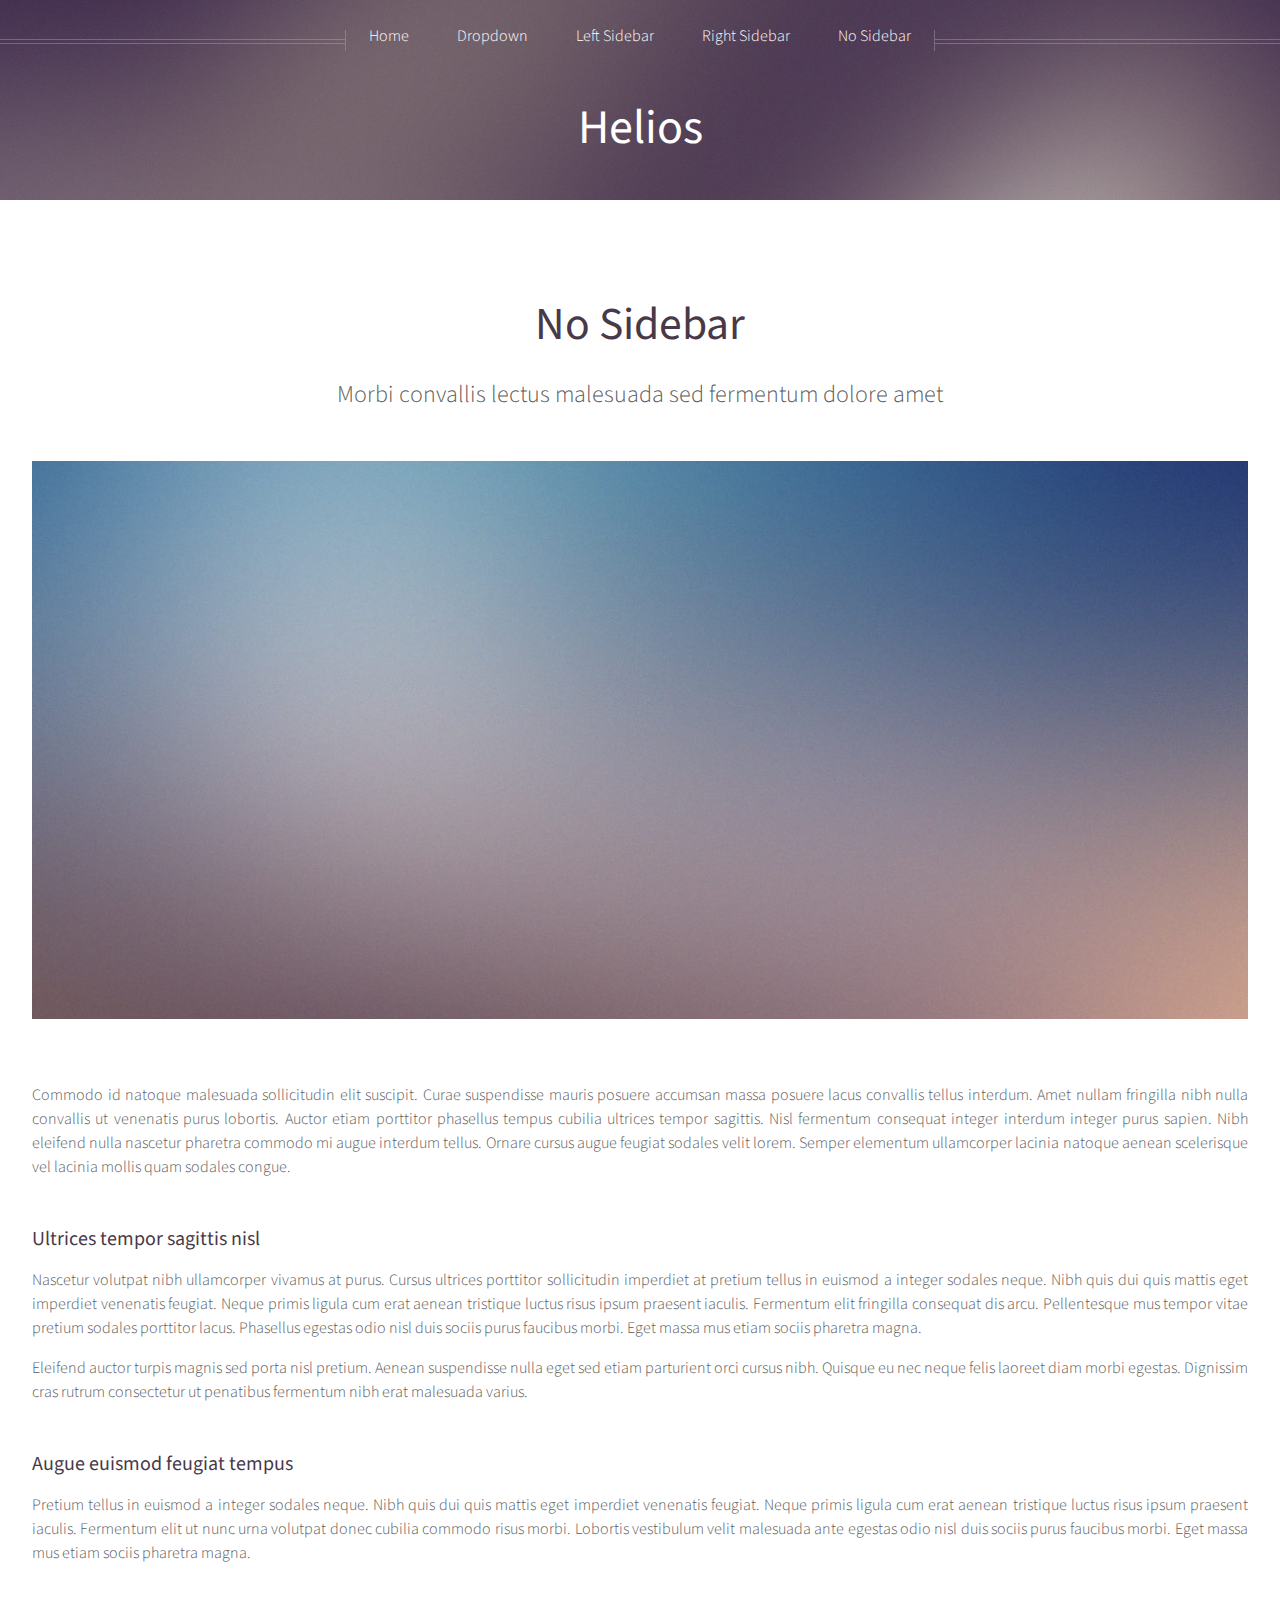
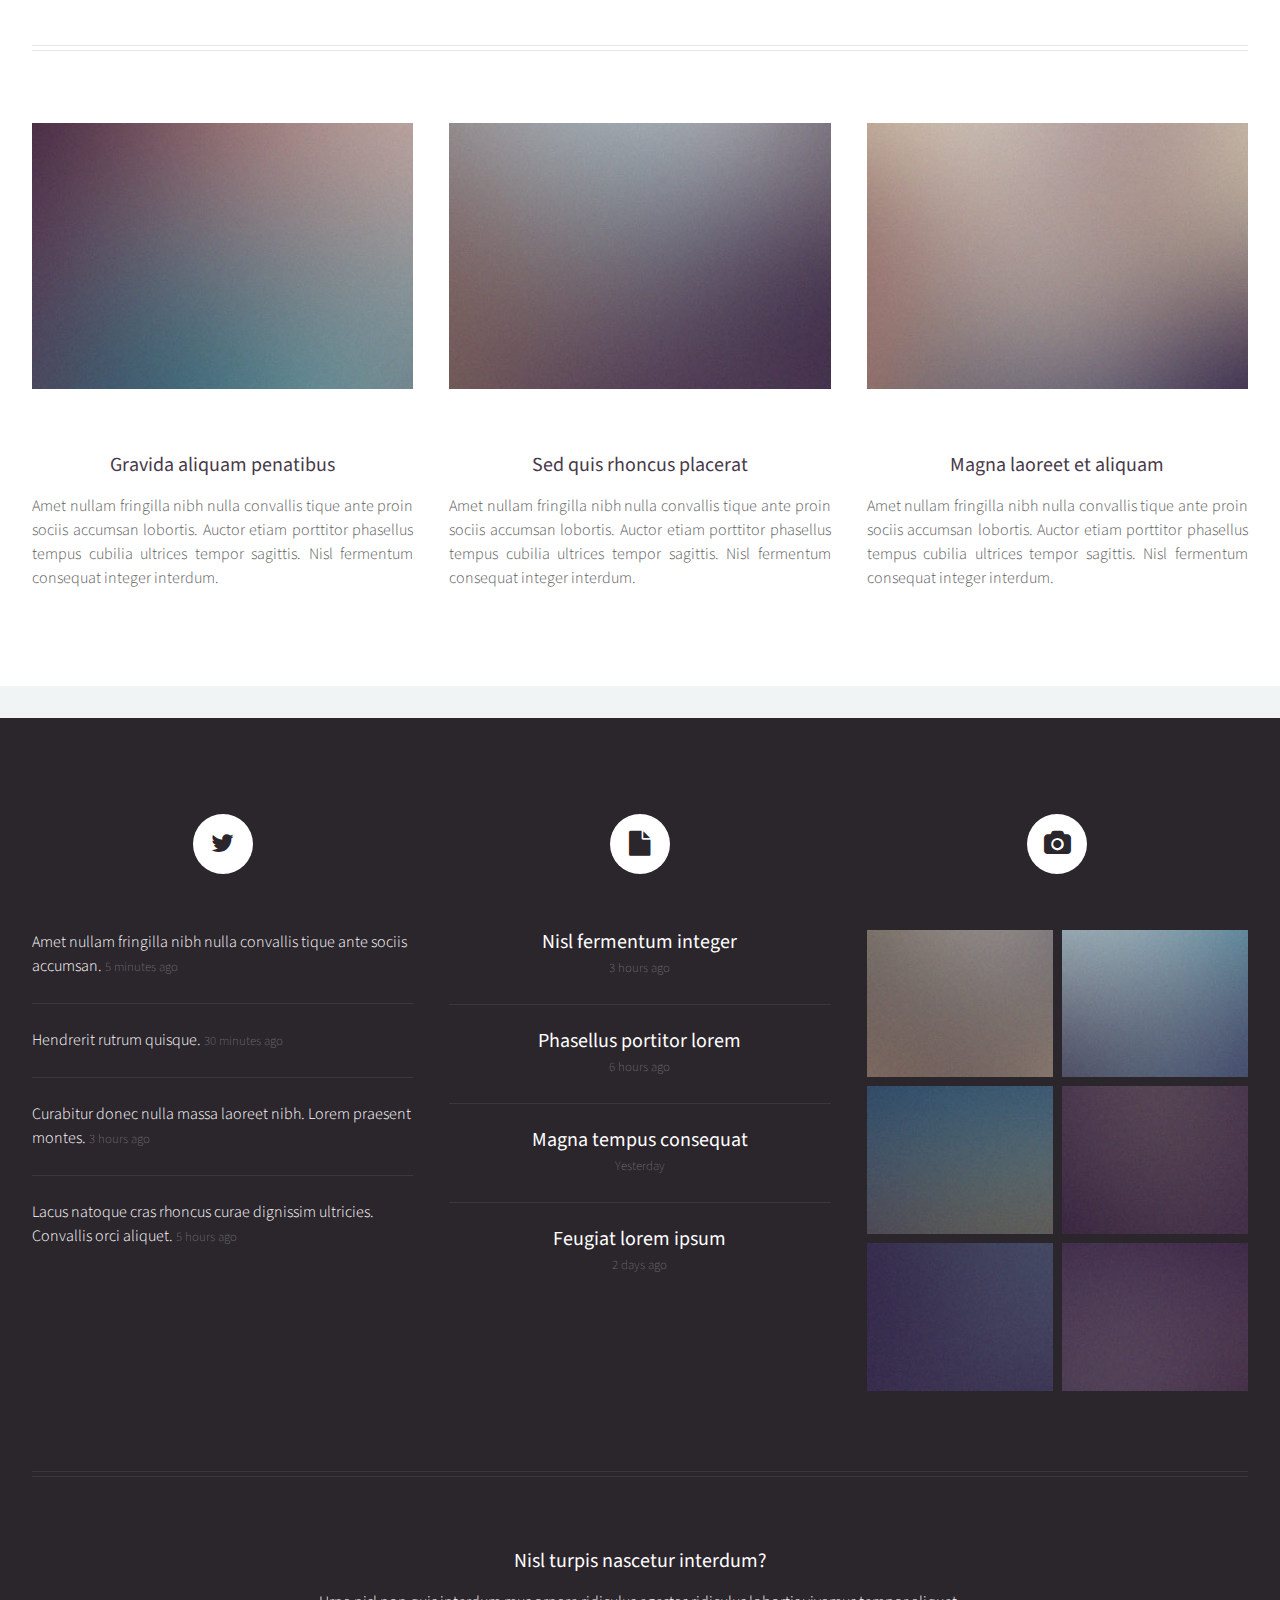
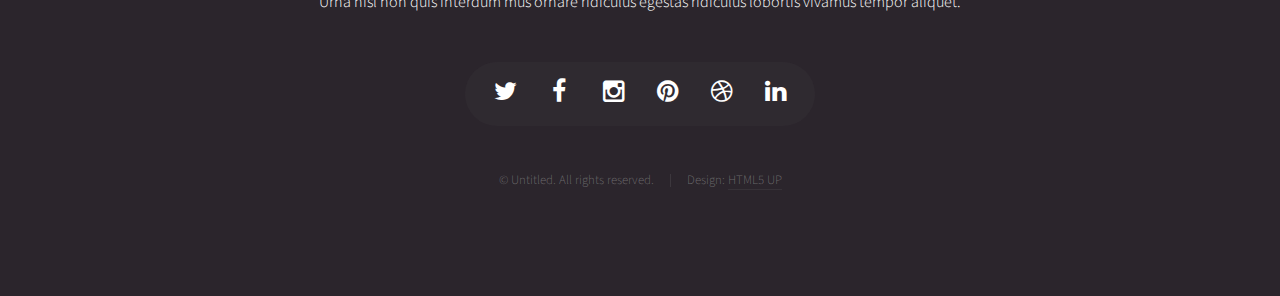
<file: templates/html5up-helios/no-sidebar.html>
<!DOCTYPE HTML>
<!--
	Helios by HTML5 UP
	html5up.net | @n33co
	Free for personal and commercial use under the CCA 3.0 license (html5up.net/license)
-->
<html>
	<head>
		<title>No Sidebar - Helios by HTML5 UP</title>
		<meta http-equiv="content-type" content="text/html; charset=utf-8" />
		<meta name="description" content="" />
		<meta name="keywords" content="" />
		<!--[if lte IE 8]><script src="css/ie/html5shiv.js"></script><![endif]-->
		<script src="js/jquery.min.js"></script>
		<script src="js/jquery.dropotron.min.js"></script>
		<script src="js/jquery.scrolly.min.js"></script>
		<script src="js/jquery.onvisible.min.js"></script>
		<script src="js/skel.min.js"></script>
		<script src="js/skel-layers.min.js"></script>
		<script src="js/init.js"></script>
		<noscript>
			<link rel="stylesheet" href="css/skel.css" />
			<link rel="stylesheet" href="css/style.css" />
			<link rel="stylesheet" href="css/style-desktop.css" />
			<link rel="stylesheet" href="css/style-noscript.css" />
		</noscript>
		<!--[if lte IE 8]><link rel="stylesheet" href="css/ie/v8.css" /><![endif]-->
	</head>
	<body class="no-sidebar">

		<!-- Header -->
			<div id="header">

				<!-- Inner -->
					<div class="inner">
						<header>
							<h1><a href="index.html" id="logo">Helios</a></h1>
						</header>
					</div>
				
				<!-- Nav -->
					<nav id="nav">
						<ul>
							<li><a href="index.html">Home</a></li>
							<li>
								<a href="">Dropdown</a>
								<ul>
									<li><a href="#">Lorem ipsum dolor</a></li>
									<li><a href="#">Magna phasellus</a></li>
									<li><a href="#">Etiam dolore nisl</a></li>
									<li>
										<a href="">And a submenu &hellip;</a>
										<ul>
											<li><a href="#">Lorem ipsum dolor</a></li>
											<li><a href="#">Phasellus consequat</a></li>
											<li><a href="#">Magna phasellus</a></li>
											<li><a href="#">Etiam dolore nisl</a></li>
										</ul>
									</li>
									<li><a href="#">Veroeros feugiat</a></li>
								</ul>
							</li>
							<li><a href="left-sidebar.html">Left Sidebar</a></li>
							<li><a href="right-sidebar.html">Right Sidebar</a></li>
							<li><a href="no-sidebar.html">No Sidebar</a></li>
						</ul>
					</nav>

			</div>
			
		<!-- Main -->
			<div class="wrapper style1">

				<div class="container">
					<article id="main" class="special">
						<header>
							<h2><a href="#">No Sidebar</a></h2>
							<p>
								Morbi convallis lectus malesuada sed fermentum dolore amet
							</p>
						</header>
						<a href="#" class="image featured"><img src="images/pic06.jpg" alt="" /></a>
						<p>
							Commodo id natoque malesuada sollicitudin elit suscipit. Curae suspendisse mauris posuere accumsan massa 
							posuere lacus convallis tellus interdum. Amet nullam fringilla nibh nulla convallis ut venenatis purus 
							lobortis. Auctor etiam porttitor phasellus tempus cubilia ultrices tempor sagittis. Nisl fermentum 
							consequat integer interdum integer purus sapien. Nibh eleifend nulla nascetur pharetra commodo mi augue 
							interdum tellus. Ornare cursus augue feugiat sodales velit lorem. Semper elementum ullamcorper lacinia 
							natoque aenean scelerisque vel lacinia mollis quam sodales congue.
						</p>
						<section>
							<header>
								<h3>Ultrices tempor sagittis nisl</h3>
							</header>
							<p>
								Nascetur volutpat nibh ullamcorper vivamus at purus. Cursus ultrices porttitor sollicitudin imperdiet
								at pretium tellus in euismod a integer sodales neque. Nibh quis dui quis mattis eget imperdiet venenatis 
								feugiat. Neque primis ligula cum erat aenean tristique luctus risus ipsum praesent iaculis. Fermentum elit 
								fringilla consequat dis arcu. Pellentesque mus tempor vitae pretium sodales porttitor lacus. Phasellus 
								egestas odio nisl duis sociis purus faucibus morbi. Eget massa mus etiam sociis pharetra magna. 
							</p>
							<p>
								Eleifend auctor turpis magnis sed porta nisl pretium. Aenean suspendisse nulla eget sed etiam parturient 
								orci cursus nibh. Quisque eu nec neque felis laoreet diam morbi egestas. Dignissim cras rutrum consectetur 
								ut penatibus fermentum nibh erat malesuada varius. 
							</p>
						</section>
						<section>
							<header>
								<h3>Augue euismod feugiat tempus</h3>
							</header>
							<p>
								Pretium tellus in euismod a integer sodales neque. Nibh quis dui quis mattis eget imperdiet venenatis 
								feugiat. Neque primis ligula cum erat aenean tristique luctus risus ipsum praesent iaculis. Fermentum elit 
								ut nunc urna volutpat donec cubilia commodo risus morbi. Lobortis vestibulum velit malesuada ante 
								egestas odio nisl duis sociis purus faucibus morbi. Eget massa mus etiam sociis pharetra magna. 
							</p>
						</section>
					</article>
					<hr />
					<div class="row">
						<article class="4u special">
							<a href="#" class="image featured"><img src="images/pic07.jpg" alt="" /></a>
							<header>
								<h3><a href="#">Gravida aliquam penatibus</a></h3>
							</header>
							<p>
								Amet nullam fringilla nibh nulla convallis tique ante proin sociis accumsan lobortis. Auctor etiam
								porttitor phasellus tempus cubilia ultrices tempor sagittis. Nisl fermentum consequat integer interdum.
							</p>
						</article>
						<article class="4u special">
							<a href="#" class="image featured"><img src="images/pic08.jpg" alt="" /></a>
							<header>
								<h3><a href="#">Sed quis rhoncus placerat</a></h3>
							</header>
							<p>
								Amet nullam fringilla nibh nulla convallis tique ante proin sociis accumsan lobortis. Auctor etiam
								porttitor phasellus tempus cubilia ultrices tempor sagittis. Nisl fermentum consequat integer interdum.
							</p>
						</article>
						<article class="4u special">
							<a href="#" class="image featured"><img src="images/pic09.jpg" alt="" /></a>
							<header>
								<h3><a href="#">Magna laoreet et aliquam</a></h3>
							</header>
							<p>
								Amet nullam fringilla nibh nulla convallis tique ante proin sociis accumsan lobortis. Auctor etiam
								porttitor phasellus tempus cubilia ultrices tempor sagittis. Nisl fermentum consequat integer interdum.
							</p>
						</article>
					</div>
				</div>

			</div>

		<!-- Footer -->
			<div id="footer">
				<div class="container">
					<div class="row">
						
						<!-- Tweets -->
							<section class="4u">
								<header>
									<h2 class="icon fa-twitter circled"><span class="label">Tweets</span></h2>
								</header>
								<ul class="divided">
									<li>
										<article class="tweet">
											Amet nullam fringilla nibh nulla convallis tique ante sociis accumsan.
											<span class="timestamp">5 minutes ago</span>
										</article>
									</li>
									<li>
										<article class="tweet">
											Hendrerit rutrum quisque.
											<span class="timestamp">30 minutes ago</span>
										</article>
									</li>
									<li>
										<article class="tweet">
											Curabitur donec nulla massa laoreet nibh. Lorem praesent montes.
											<span class="timestamp">3 hours ago</span>
										</article>
									</li>
									<li>
										<article class="tweet">
											Lacus natoque cras rhoncus curae dignissim ultricies. Convallis orci aliquet.
											<span class="timestamp">5 hours ago</span>
										</article>
									</li>
								</ul>
							</section>

						<!-- Posts -->
							<section class="4u">
								<header>
									<h2 class="icon fa-file circled"><span class="label">Posts</span></h2>
								</header>
								<ul class="divided">
									<li>
										<article class="post stub">
											<header>
												<h3><a href="#">Nisl fermentum integer</a></h3>
											</header>
											<span class="timestamp">3 hours ago</span>
										</article>
									</li>
									<li>
										<article class="post stub">
											<header>
												<h3><a href="#">Phasellus portitor lorem</a></h3>
											</header>
											<span class="timestamp">6 hours ago</span>
										</article>
									</li>
									<li>
										<article class="post stub">
											<header>
												<h3><a href="#">Magna tempus consequat</a></h3>
											</header>
											<span class="timestamp">Yesterday</span>
										</article>
									</li>
									<li>
										<article class="post stub">
											<header>
												<h3><a href="#">Feugiat lorem ipsum</a></h3>
											</header>
											<span class="timestamp">2 days ago</span>
										</article>
									</li>
								</ul>
							</section>

						<!-- Photos -->
							<section class="4u">
								<header>
									<h2 class="icon fa-camera circled"><span class="label">Photos</span></h2>
								</header>
								<div class="row 25% no-collapse">
									<div class="6u">
										<a href="#" class="image fit"><img src="images/pic10.jpg" alt="" /></a>
									</div>
									<div class="6u">
										<a href="#" class="image fit"><img src="images/pic11.jpg" alt="" /></a>
									</div>
								</div>
								<div class="row 25% no-collapse">
									<div class="6u">
										<a href="#" class="image fit"><img src="images/pic12.jpg" alt="" /></a>
									</div>
									<div class="6u">
										<a href="#" class="image fit"><img src="images/pic13.jpg" alt="" /></a>
									</div>
								</div>
								<div class="row 25% no-collapse">
									<div class="6u">
										<a href="#" class="image fit"><img src="images/pic14.jpg" alt="" /></a>
									</div>
									<div class="6u">
										<a href="#" class="image fit"><img src="images/pic15.jpg" alt="" /></a>
									</div>
								</div>
							</section>

					</div>
					<hr />
					<div class="row">
						<div class="12u">
							
							<!-- Contact -->
								<section class="contact">
									<header>
										<h3>Nisl turpis nascetur interdum?</h3>
									</header>
									<p>Urna nisl non quis interdum mus ornare ridiculus egestas ridiculus lobortis vivamus tempor aliquet.</p>
									<ul class="icons">
										<li><a href="#" class="icon fa-twitter"><span class="label">Twitter</span></a></li>
										<li><a href="#" class="icon fa-facebook"><span class="label">Facebook</span></a></li>
										<li><a href="#" class="icon fa-instagram"><span class="label">Instagram</span></a></li>
										<li><a href="#" class="icon fa-pinterest"><span class="label">Pinterest</span></a></li>
										<li><a href="#" class="icon fa-dribbble"><span class="label">Dribbble</span></a></li>
										<li><a href="#" class="icon fa-linkedin"><span class="label">Linkedin</span></a></li>
									</ul>
								</section>
							
							<!-- Copyright -->
								<div class="copyright">
									<ul class="menu">
										<li>&copy; Untitled. All rights reserved.</li><li>Design: <a href="http://html5up.net">HTML5 UP</a></li>
									</ul>
								</div>
							
						</div>
					
					</div>
				</div>
			</div>

	</body>
</html>
</file>
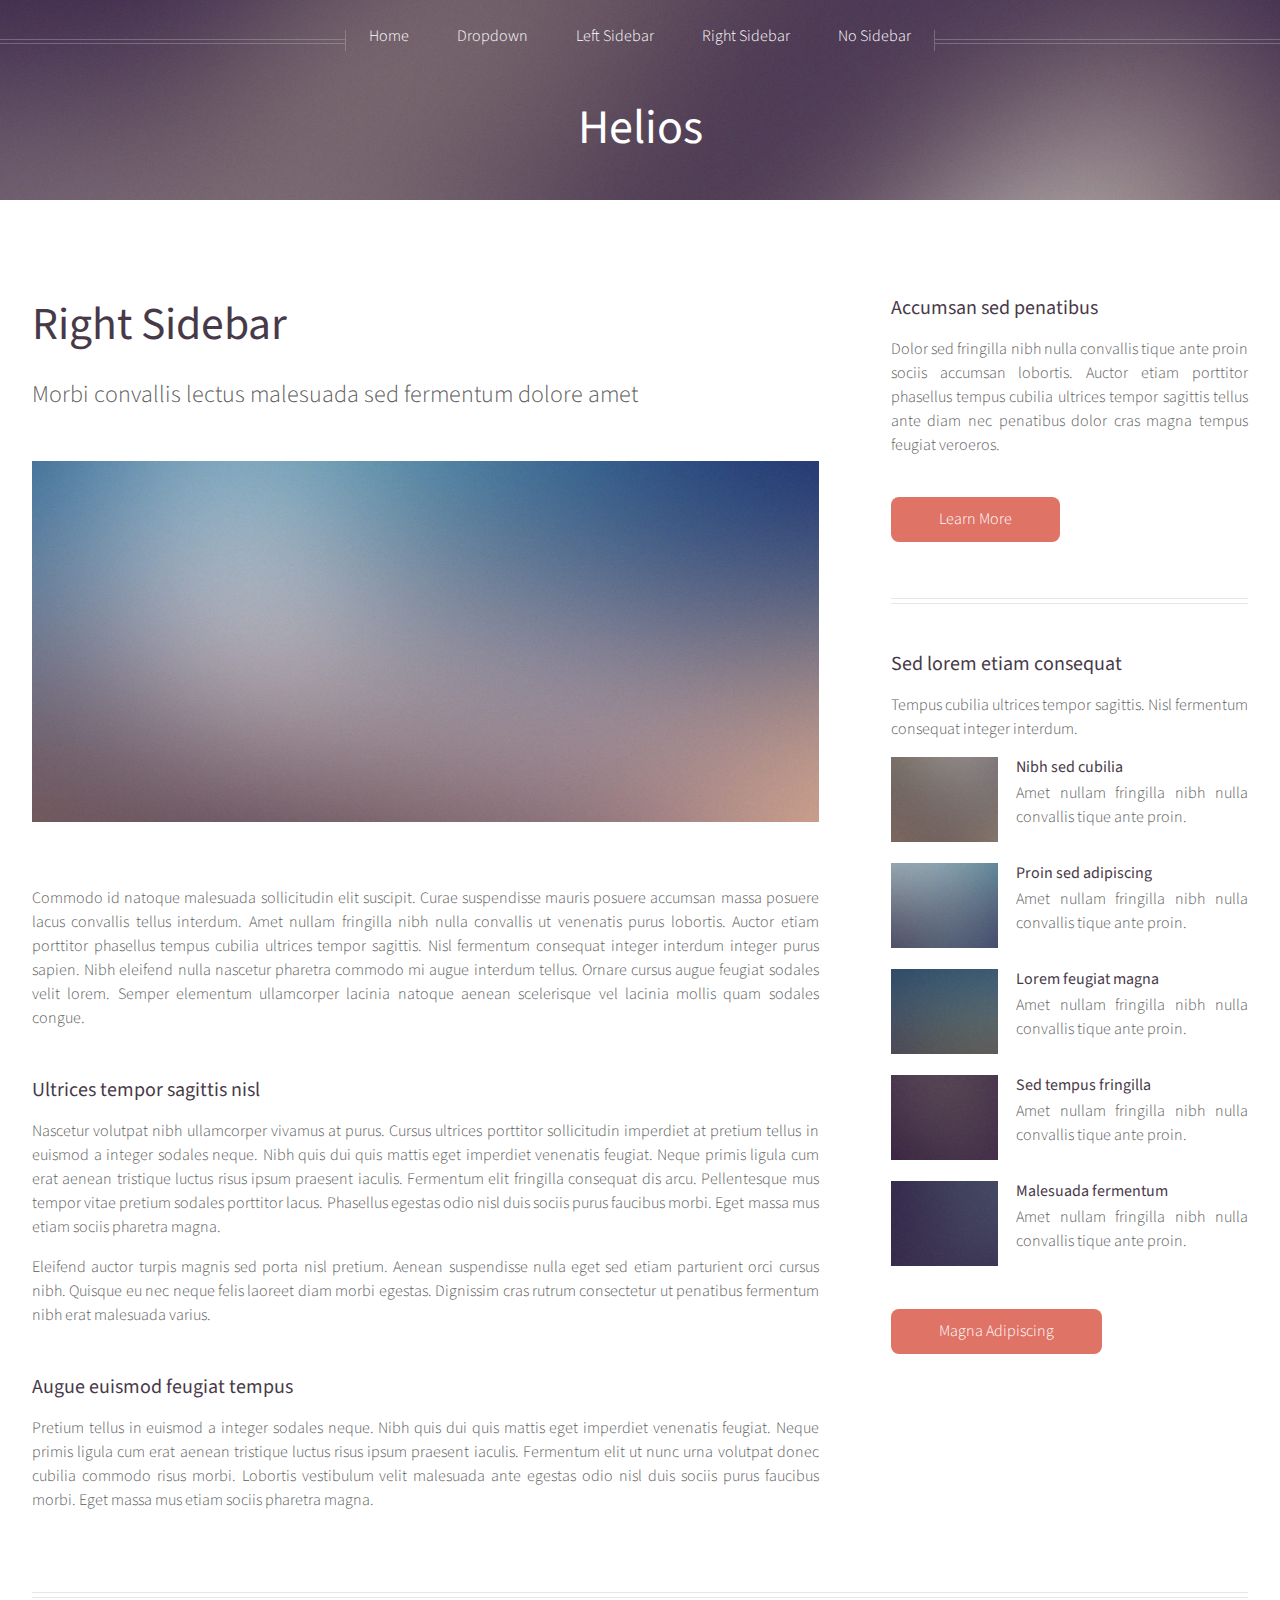
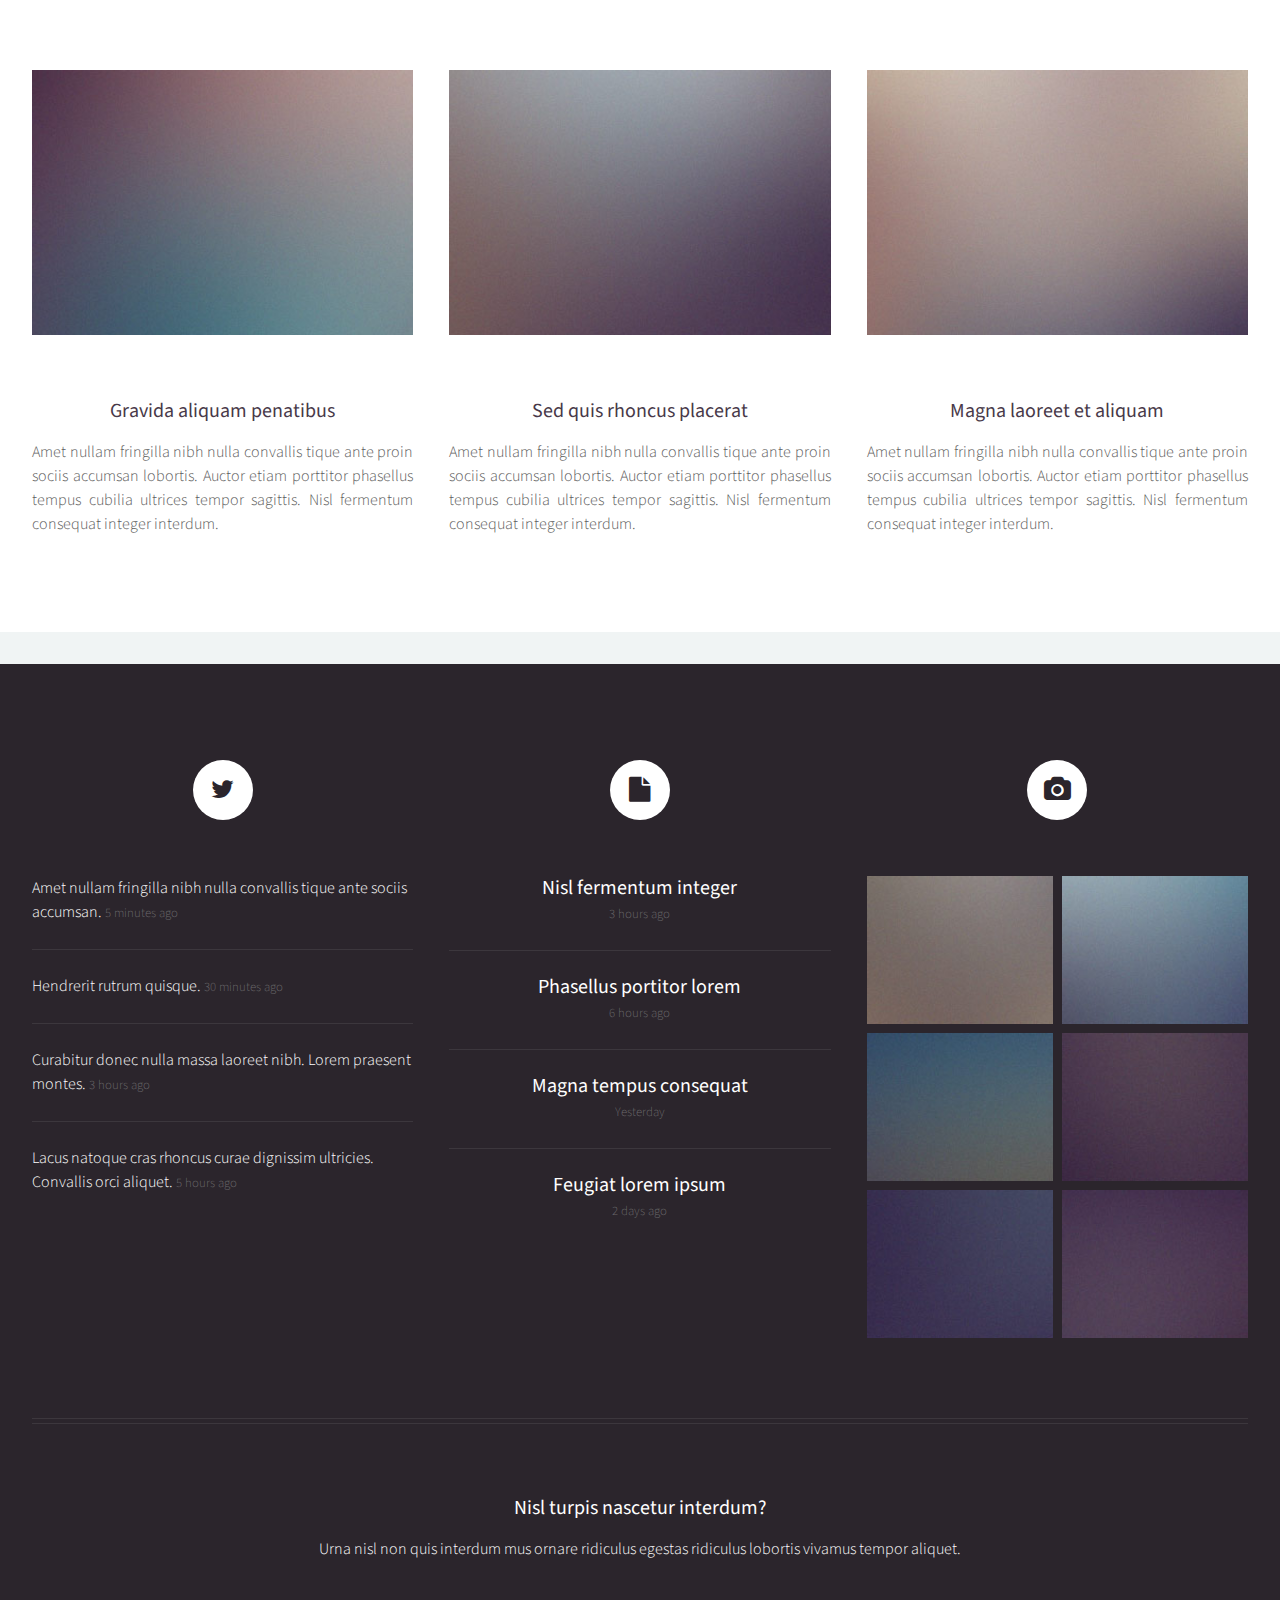
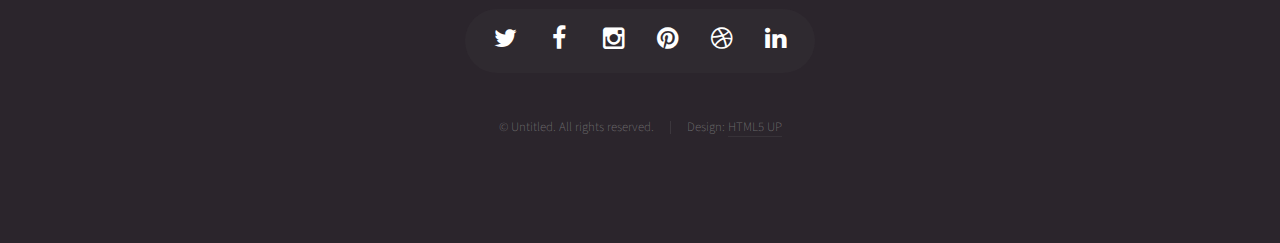
<file: templates/html5up-helios/right-sidebar.html>
<!DOCTYPE HTML>
<!--
	Helios by HTML5 UP
	html5up.net | @n33co
	Free for personal and commercial use under the CCA 3.0 license (html5up.net/license)
-->
<html>
	<head>
		<title>Right Sidebar - Helios by HTML5 UP</title>
		<meta http-equiv="content-type" content="text/html; charset=utf-8" />
		<meta name="description" content="" />
		<meta name="keywords" content="" />
		<!--[if lte IE 8]><script src="css/ie/html5shiv.js"></script><![endif]-->
		<script src="js/jquery.min.js"></script>
		<script src="js/jquery.dropotron.min.js"></script>
		<script src="js/jquery.scrolly.min.js"></script>
		<script src="js/jquery.onvisible.min.js"></script>
		<script src="js/skel.min.js"></script>
		<script src="js/skel-layers.min.js"></script>
		<script src="js/init.js"></script>
		<noscript>
			<link rel="stylesheet" href="css/skel.css" />
			<link rel="stylesheet" href="css/style.css" />
			<link rel="stylesheet" href="css/style-desktop.css" />
			<link rel="stylesheet" href="css/style-noscript.css" />
		</noscript>
		<!--[if lte IE 8]><link rel="stylesheet" href="css/ie/v8.css" /><![endif]-->
	</head>
	<body class="right-sidebar">

		<!-- Header -->
			<div id="header">

				<!-- Inner -->
					<div class="inner">
						<header>
							<h1><a href="index.html" id="logo">Helios</a></h1>
						</header>
					</div>
				
				<!-- Nav -->
					<nav id="nav">
						<ul>
							<li><a href="index.html">Home</a></li>
							<li>
								<a href="">Dropdown</a>
								<ul>
									<li><a href="#">Lorem ipsum dolor</a></li>
									<li><a href="#">Magna phasellus</a></li>
									<li><a href="#">Etiam dolore nisl</a></li>
									<li>
										<a href="">And a submenu &hellip;</a>
										<ul>
											<li><a href="#">Lorem ipsum dolor</a></li>
											<li><a href="#">Phasellus consequat</a></li>
											<li><a href="#">Magna phasellus</a></li>
											<li><a href="#">Etiam dolore nisl</a></li>
										</ul>
									</li>
									<li><a href="#">Veroeros feugiat</a></li>
								</ul>
							</li>
							<li><a href="left-sidebar.html">Left Sidebar</a></li>
							<li><a href="right-sidebar.html">Right Sidebar</a></li>
							<li><a href="no-sidebar.html">No Sidebar</a></li>
						</ul>
					</nav>

			</div>
			
		<!-- Main -->
			<div class="wrapper style1">

				<div class="container">
					<div class="row 200%">
						<div class="8u" id="content">
							<article id="main">
								<header>
									<h2><a href="#">Right Sidebar</a></h2>
									<p>
										Morbi convallis lectus malesuada sed fermentum dolore amet
									</p>
								</header>
								<a href="#" class="image featured"><img src="images/pic06.jpg" alt="" /></a>
								<p>
									Commodo id natoque malesuada sollicitudin elit suscipit. Curae suspendisse mauris posuere accumsan massa 
									posuere lacus convallis tellus interdum. Amet nullam fringilla nibh nulla convallis ut venenatis purus 
									lobortis. Auctor etiam porttitor phasellus tempus cubilia ultrices tempor sagittis. Nisl fermentum 
									consequat integer interdum integer purus sapien. Nibh eleifend nulla nascetur pharetra commodo mi augue 
									interdum tellus. Ornare cursus augue feugiat sodales velit lorem. Semper elementum ullamcorper lacinia 
									natoque aenean scelerisque vel lacinia mollis quam sodales congue.
								</p>
								<section>
									<header>
										<h3>Ultrices tempor sagittis nisl</h3>
									</header>
									<p>
										Nascetur volutpat nibh ullamcorper vivamus at purus. Cursus ultrices porttitor sollicitudin imperdiet
										at pretium tellus in euismod a integer sodales neque. Nibh quis dui quis mattis eget imperdiet venenatis 
										feugiat. Neque primis ligula cum erat aenean tristique luctus risus ipsum praesent iaculis. Fermentum elit 
										fringilla consequat dis arcu. Pellentesque mus tempor vitae pretium sodales porttitor lacus. Phasellus 
										egestas odio nisl duis sociis purus faucibus morbi. Eget massa mus etiam sociis pharetra magna. 
									</p>
									<p>
										Eleifend auctor turpis magnis sed porta nisl pretium. Aenean suspendisse nulla eget sed etiam parturient 
										orci cursus nibh. Quisque eu nec neque felis laoreet diam morbi egestas. Dignissim cras rutrum consectetur 
										ut penatibus fermentum nibh erat malesuada varius. 
									</p>
								</section>
								<section>
									<header>
										<h3>Augue euismod feugiat tempus</h3>
									</header>
									<p>
										Pretium tellus in euismod a integer sodales neque. Nibh quis dui quis mattis eget imperdiet venenatis 
										feugiat. Neque primis ligula cum erat aenean tristique luctus risus ipsum praesent iaculis. Fermentum elit 
										ut nunc urna volutpat donec cubilia commodo risus morbi. Lobortis vestibulum velit malesuada ante 
										egestas odio nisl duis sociis purus faucibus morbi. Eget massa mus etiam sociis pharetra magna. 
									</p>
								</section>
							</article>
						</div>
						<div class="4u" id="sidebar">
							<hr class="first" />
							<section>
								<header>
									<h3><a href="#">Accumsan sed penatibus</a></h3>
								</header>
								<p>
									Dolor sed fringilla nibh nulla convallis tique ante proin sociis accumsan lobortis. Auctor etiam
									porttitor phasellus tempus cubilia ultrices tempor sagittis  tellus ante diam nec penatibus dolor cras
									magna tempus feugiat veroeros.
								</p>
								<footer>
									<a href="#" class="button">Learn More</a>
								</footer>
							</section>
							<hr />
							<section>
								<header>
									<h3><a href="#">Sed lorem etiam consequat</a></h3>
								</header>
								<p>
									Tempus cubilia ultrices tempor sagittis. Nisl fermentum consequat integer interdum.
								</p>
								<div class="row 50% no-collapse">
									<div class="4u">
										<a href="#" class="image fit"><img src="images/pic10.jpg" alt="" /></a>
									</div>
									<div class="8u">
										<h4>Nibh sed cubilia</h4>
										<p>
											Amet nullam fringilla nibh nulla convallis tique ante proin.
										</p>
									</div>
								</div>
								<div class="row 50% no-collapse">
									<div class="4u">
										<a href="#" class="image fit"><img src="images/pic11.jpg" alt="" /></a>
									</div>
									<div class="8u">
										<h4>Proin sed adipiscing</h4>
										<p>
											Amet nullam fringilla nibh nulla convallis tique ante proin.
										</p>
									</div>
								</div>
								<div class="row 50% no-collapse">
									<div class="4u">
										<a href="#" class="image fit"><img src="images/pic12.jpg" alt="" /></a>
									</div>
									<div class="8u">
										<h4>Lorem feugiat magna</h4>
										<p>
											Amet nullam fringilla nibh nulla convallis tique ante proin.
										</p>
									</div>
								</div>
								<div class="row 50% no-collapse">
									<div class="4u">
										<a href="#" class="image fit"><img src="images/pic13.jpg" alt="" /></a>
									</div>
									<div class="8u">
										<h4>Sed tempus fringilla</h4>
										<p>
											Amet nullam fringilla nibh nulla convallis tique ante proin.
										</p>
									</div>
								</div>
								<div class="row 50% no-collapse">
									<div class="4u">
										<a href="#" class="image fit"><img src="images/pic14.jpg" alt="" /></a>
									</div>
									<div class="8u">
										<h4>Malesuada fermentum</h4>
										<p>
											Amet nullam fringilla nibh nulla convallis tique ante proin.
										</p>
									</div>
								</div>
								<footer>
									<a href="#" class="button">Magna Adipiscing</a>
								</footer>
							</section>
						</div>
					</div>
					<hr />
					<div class="row">
						<article class="4u special">
							<a href="#" class="image featured"><img src="images/pic07.jpg" alt="" /></a>
							<header>
								<h3><a href="#">Gravida aliquam penatibus</a></h3>
							</header>
							<p>
								Amet nullam fringilla nibh nulla convallis tique ante proin sociis accumsan lobortis. Auctor etiam
								porttitor phasellus tempus cubilia ultrices tempor sagittis. Nisl fermentum consequat integer interdum.
							</p>
						</article>
						<article class="4u special">
							<a href="#" class="image featured"><img src="images/pic08.jpg" alt="" /></a>
							<header>
								<h3><a href="#">Sed quis rhoncus placerat</a></h3>
							</header>
							<p>
								Amet nullam fringilla nibh nulla convallis tique ante proin sociis accumsan lobortis. Auctor etiam
								porttitor phasellus tempus cubilia ultrices tempor sagittis. Nisl fermentum consequat integer interdum.
							</p>
						</article>
						<article class="4u special">
							<a href="#" class="image featured"><img src="images/pic09.jpg" alt="" /></a>
							<header>
								<h3><a href="#">Magna laoreet et aliquam</a></h3>
							</header>
							<p>
								Amet nullam fringilla nibh nulla convallis tique ante proin sociis accumsan lobortis. Auctor etiam
								porttitor phasellus tempus cubilia ultrices tempor sagittis. Nisl fermentum consequat integer interdum.
							</p>
						</article>
					</div>
				</div>

			</div>

		<!-- Footer -->
			<div id="footer">
				<div class="container">
					<div class="row">
						
						<!-- Tweets -->
							<section class="4u">
								<header>
									<h2 class="icon fa-twitter circled"><span class="label">Tweets</span></h2>
								</header>
								<ul class="divided">
									<li>
										<article class="tweet">
											Amet nullam fringilla nibh nulla convallis tique ante sociis accumsan.
											<span class="timestamp">5 minutes ago</span>
										</article>
									</li>
									<li>
										<article class="tweet">
											Hendrerit rutrum quisque.
											<span class="timestamp">30 minutes ago</span>
										</article>
									</li>
									<li>
										<article class="tweet">
											Curabitur donec nulla massa laoreet nibh. Lorem praesent montes.
											<span class="timestamp">3 hours ago</span>
										</article>
									</li>
									<li>
										<article class="tweet">
											Lacus natoque cras rhoncus curae dignissim ultricies. Convallis orci aliquet.
											<span class="timestamp">5 hours ago</span>
										</article>
									</li>
								</ul>
							</section>

						<!-- Posts -->
							<section class="4u">
								<header>
									<h2 class="icon fa-file circled"><span class="label">Posts</span></h2>
								</header>
								<ul class="divided">
									<li>
										<article class="post stub">
											<header>
												<h3><a href="#">Nisl fermentum integer</a></h3>
											</header>
											<span class="timestamp">3 hours ago</span>
										</article>
									</li>
									<li>
										<article class="post stub">
											<header>
												<h3><a href="#">Phasellus portitor lorem</a></h3>
											</header>
											<span class="timestamp">6 hours ago</span>
										</article>
									</li>
									<li>
										<article class="post stub">
											<header>
												<h3><a href="#">Magna tempus consequat</a></h3>
											</header>
											<span class="timestamp">Yesterday</span>
										</article>
									</li>
									<li>
										<article class="post stub">
											<header>
												<h3><a href="#">Feugiat lorem ipsum</a></h3>
											</header>
											<span class="timestamp">2 days ago</span>
										</article>
									</li>
								</ul>
							</section>

						<!-- Photos -->
							<section class="4u">
								<header>
									<h2 class="icon fa-camera circled"><span class="label">Photos</span></h2>
								</header>
								<div class="row 25% no-collapse">
									<div class="6u">
										<a href="#" class="image fit"><img src="images/pic10.jpg" alt="" /></a>
									</div>
									<div class="6u">
										<a href="#" class="image fit"><img src="images/pic11.jpg" alt="" /></a>
									</div>
								</div>
								<div class="row 25% no-collapse">
									<div class="6u">
										<a href="#" class="image fit"><img src="images/pic12.jpg" alt="" /></a>
									</div>
									<div class="6u">
										<a href="#" class="image fit"><img src="images/pic13.jpg" alt="" /></a>
									</div>
								</div>
								<div class="row 25% no-collapse">
									<div class="6u">
										<a href="#" class="image fit"><img src="images/pic14.jpg" alt="" /></a>
									</div>
									<div class="6u">
										<a href="#" class="image fit"><img src="images/pic15.jpg" alt="" /></a>
									</div>
								</div>
							</section>

					</div>
					<hr />
					<div class="row">
						<div class="12u">
							
							<!-- Contact -->
								<section class="contact">
									<header>
										<h3>Nisl turpis nascetur interdum?</h3>
									</header>
									<p>Urna nisl non quis interdum mus ornare ridiculus egestas ridiculus lobortis vivamus tempor aliquet.</p>
									<ul class="icons">
										<li><a href="#" class="icon fa-twitter"><span class="label">Twitter</span></a></li>
										<li><a href="#" class="icon fa-facebook"><span class="label">Facebook</span></a></li>
										<li><a href="#" class="icon fa-instagram"><span class="label">Instagram</span></a></li>
										<li><a href="#" class="icon fa-pinterest"><span class="label">Pinterest</span></a></li>
										<li><a href="#" class="icon fa-dribbble"><span class="label">Dribbble</span></a></li>
										<li><a href="#" class="icon fa-linkedin"><span class="label">Linkedin</span></a></li>
									</ul>
								</section>
							
							<!-- Copyright -->
								<div class="copyright">
									<ul class="menu">
										<li>&copy; Untitled. All rights reserved.</li><li>Design: <a href="http://html5up.net">HTML5 UP</a></li>
									</ul>
								</div>
							
						</div>
					
					</div>
				</div>
			</div>

	</body>
</html>
</file>
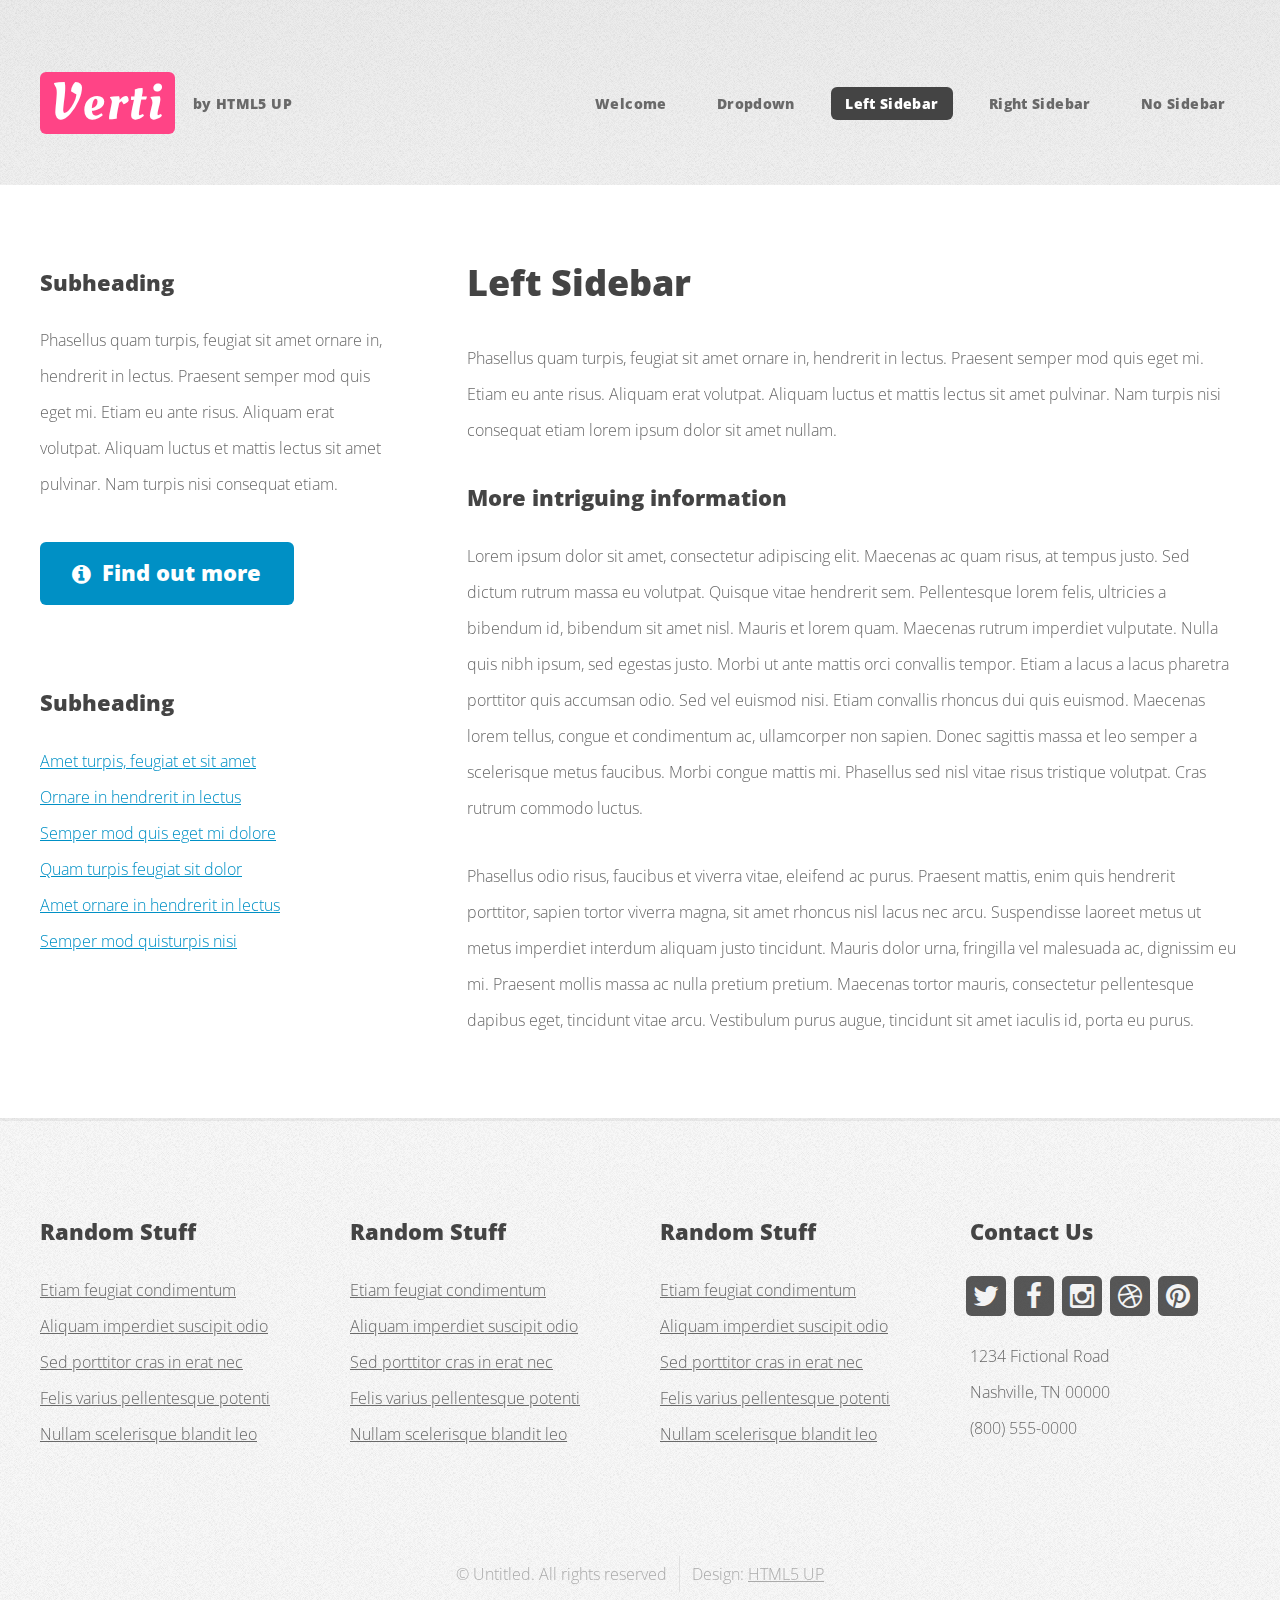
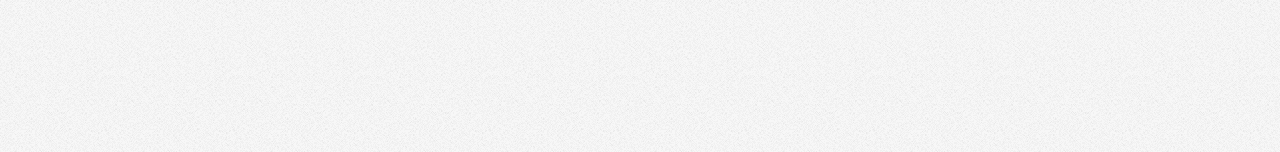
<file: templates/html5up-verti/left-sidebar.html>
<!DOCTYPE HTML>
<!--
	Verti by HTML5 UP
	html5up.net | @n33co
	Free for personal and commercial use under the CCA 3.0 license (html5up.net/license)
-->
<html>
	<head>
		<title>Left Sidebar - Verti by HTML5 UP</title>
		<meta http-equiv="content-type" content="text/html; charset=utf-8" />
		<meta name="description" content="" />
		<meta name="keywords" content="" />
		<!--[if lte IE 8]><script src="css/ie/html5shiv.js"></script><![endif]-->
		<script src="js/jquery.min.js"></script>
		<script src="js/jquery.dropotron.min.js"></script>
		<script src="js/skel.min.js"></script>
		<script src="js/skel-layers.min.js"></script>
		<script src="js/init.js"></script>
		<noscript>
			<link rel="stylesheet" href="css/skel.css" />
			<link rel="stylesheet" href="css/style.css" />
			<link rel="stylesheet" href="css/style-desktop.css" />
		</noscript>
		<!--[if lte IE 8]><link rel="stylesheet" href="css/ie/v8.css" /><![endif]-->
	</head>
	<body class="left-sidebar">

		<!-- Header -->
			<div id="header-wrapper">
				<header id="header" class="container">
				
					<!-- Logo -->
						<div id="logo">
							<h1><a href="index.html">Verti</a></h1>
							<span>by HTML5 UP</span>
						</div>
					
					<!-- Nav -->
						<nav id="nav">
							<ul>
								<li><a href="index.html">Welcome</a></li>
								<li>
									<a href="">Dropdown</a>
									<ul>
										<li><a href="#">Lorem ipsum dolor</a></li>
										<li><a href="#">Magna phasellus</a></li>
										<li>
											<a href="">Phasellus consequat</a>
											<ul>
												<li><a href="#">Lorem ipsum dolor</a></li>
												<li><a href="#">Phasellus consequat</a></li>
												<li><a href="#">Magna phasellus</a></li>
												<li><a href="#">Etiam dolore nisl</a></li>
											</ul>
										</li>
										<li><a href="#">Veroeros feugiat</a></li>
									</ul>
								</li>
								<li class="current"><a href="left-sidebar.html">Left Sidebar</a></li>
								<li><a href="right-sidebar.html">Right Sidebar</a></li>
								<li><a href="no-sidebar.html">No Sidebar</a></li>
							</ul>
						</nav>
					
				</header>
			</div>
		
		<!-- Main -->
			<div id="main-wrapper">
				<div class="container">
					<div class="row 200%">
						<div class="4u">
							<div id="sidebar">
						
								<!-- Sidebar -->
									<section>
										<h3>Subheading</h3>
										<p>Phasellus quam turpis, feugiat sit amet ornare in, hendrerit in lectus. 
										Praesent semper mod quis eget mi. Etiam eu ante risus. Aliquam erat volutpat. 
										Aliquam luctus et mattis lectus sit amet pulvinar. Nam turpis nisi 
										consequat etiam.</p>
										<footer>
											<a href="#" class="button icon fa-info-circle">Find out more</a>
										</footer>
									</section>

									<section>
										<h3>Subheading</h3>
										<ul class="style2">
											<li><a href="#">Amet turpis, feugiat et sit amet</a></li>
											<li><a href="#">Ornare in hendrerit in lectus</a></li>
											<li><a href="#">Semper mod quis eget mi dolore</a></li>
											<li><a href="#">Quam turpis feugiat sit dolor</a></li>
											<li><a href="#">Amet ornare in hendrerit in lectus</a></li>
											<li><a href="#">Semper mod quisturpis nisi</a></li>
										</ul>
									</section>
						
							</div>
						</div>
						<div class="8u important(collapse)">
							<div id="content">

								<!-- Content -->
									<article>

										<h2>Left Sidebar</h2>

										<p>Phasellus quam turpis, feugiat sit amet ornare in, hendrerit in lectus. 
										Praesent semper mod quis eget mi. Etiam eu ante risus. Aliquam erat volutpat. 
										Aliquam luctus et mattis lectus sit amet pulvinar. Nam turpis nisi 
										consequat etiam lorem ipsum dolor sit amet nullam.</p>
										
										<h3>More intriguing information</h3>
										<p>Lorem ipsum dolor sit amet, consectetur adipiscing elit. Maecenas ac quam risus, at tempus 
										justo. Sed dictum rutrum massa eu volutpat. Quisque vitae hendrerit sem. Pellentesque lorem felis, 
										ultricies a bibendum id, bibendum sit amet nisl. Mauris et lorem quam. Maecenas rutrum imperdiet 
										vulputate. Nulla quis nibh ipsum, sed egestas justo. Morbi ut ante mattis orci convallis tempor. 
										Etiam a lacus a lacus pharetra porttitor quis accumsan odio. Sed vel euismod nisi. Etiam convallis 
										rhoncus dui quis euismod. Maecenas lorem tellus, congue et condimentum ac, ullamcorper non sapien. 
										Donec sagittis massa et leo semper a scelerisque metus faucibus. Morbi congue mattis mi. 
										Phasellus sed nisl vitae risus tristique volutpat. Cras rutrum commodo luctus.</p>

										<p>Phasellus odio risus, faucibus et viverra vitae, eleifend ac purus. Praesent mattis, enim 
										quis hendrerit porttitor, sapien tortor viverra magna, sit amet rhoncus nisl lacus nec arcu. 
										Suspendisse laoreet metus ut metus imperdiet interdum aliquam justo tincidunt. Mauris dolor urna, 
										fringilla vel malesuada ac, dignissim eu mi. Praesent mollis massa ac nulla pretium pretium. 
										Maecenas tortor mauris, consectetur pellentesque dapibus eget, tincidunt vitae arcu. 
										Vestibulum purus augue, tincidunt sit amet iaculis id, porta eu purus.</p>

									</article>

							</div>
						</div>
					</div>
				</div>
			</div>

		<!-- Footer -->
			<div id="footer-wrapper">
				<footer id="footer" class="container">
					<div class="row">
						<div class="3u">
						
							<!-- Links -->
								<section class="widget links">
									<h3>Random Stuff</h3>
									<ul class="style2">
										<li><a href="#">Etiam feugiat condimentum</a></li>
										<li><a href="#">Aliquam imperdiet suscipit odio</a></li>
										<li><a href="#">Sed porttitor cras in erat nec</a></li>
										<li><a href="#">Felis varius pellentesque potenti</a></li>
										<li><a href="#">Nullam scelerisque blandit leo</a></li>
									</ul>
								</section>
						
						</div>
						<div class="3u">
						
							<!-- Links -->
								<section class="widget links">
									<h3>Random Stuff</h3>
									<ul class="style2">
										<li><a href="#">Etiam feugiat condimentum</a></li>
										<li><a href="#">Aliquam imperdiet suscipit odio</a></li>
										<li><a href="#">Sed porttitor cras in erat nec</a></li>
										<li><a href="#">Felis varius pellentesque potenti</a></li>
										<li><a href="#">Nullam scelerisque blandit leo</a></li>
									</ul>
								</section>
						
						</div>
						<div class="3u">
						
							<!-- Links -->
								<section class="widget links">
									<h3>Random Stuff</h3>
									<ul class="style2">
										<li><a href="#">Etiam feugiat condimentum</a></li>
										<li><a href="#">Aliquam imperdiet suscipit odio</a></li>
										<li><a href="#">Sed porttitor cras in erat nec</a></li>
										<li><a href="#">Felis varius pellentesque potenti</a></li>
										<li><a href="#">Nullam scelerisque blandit leo</a></li>
									</ul>
								</section>
						
						</div>
						<div class="3u">
						
							<!-- Contact -->
								<section class="widget contact last">
									<h3>Contact Us</h3>
									<ul>
										<li><a href="#" class="icon fa-twitter"><span class="label">Twitter</span></a></li>
										<li><a href="#" class="icon fa-facebook"><span class="label">Facebook</span></a></li>
										<li><a href="#" class="icon fa-instagram"><span class="label">Instagram</span></a></li>
										<li><a href="#" class="icon fa-dribbble"><span class="label">Dribbble</span></a></li>
										<li><a href="#" class="icon fa-pinterest"><span class="label">Pinterest</span></a></li>
									</ul>
									<p>1234 Fictional Road<br />
									Nashville, TN 00000<br />
									(800) 555-0000</p>
								</section>
						
						</div>
					</div>
					<div class="row">
						<div class="12u">
							<div id="copyright">
								<ul class="menu">
									<li>&copy; Untitled. All rights reserved</li><li>Design: <a href="http://html5up.net">HTML5 UP</a></li>
								</ul>
							</div>
						</div>
					</div>
				</footer>
			</div>

	</body>
</html>
</file>
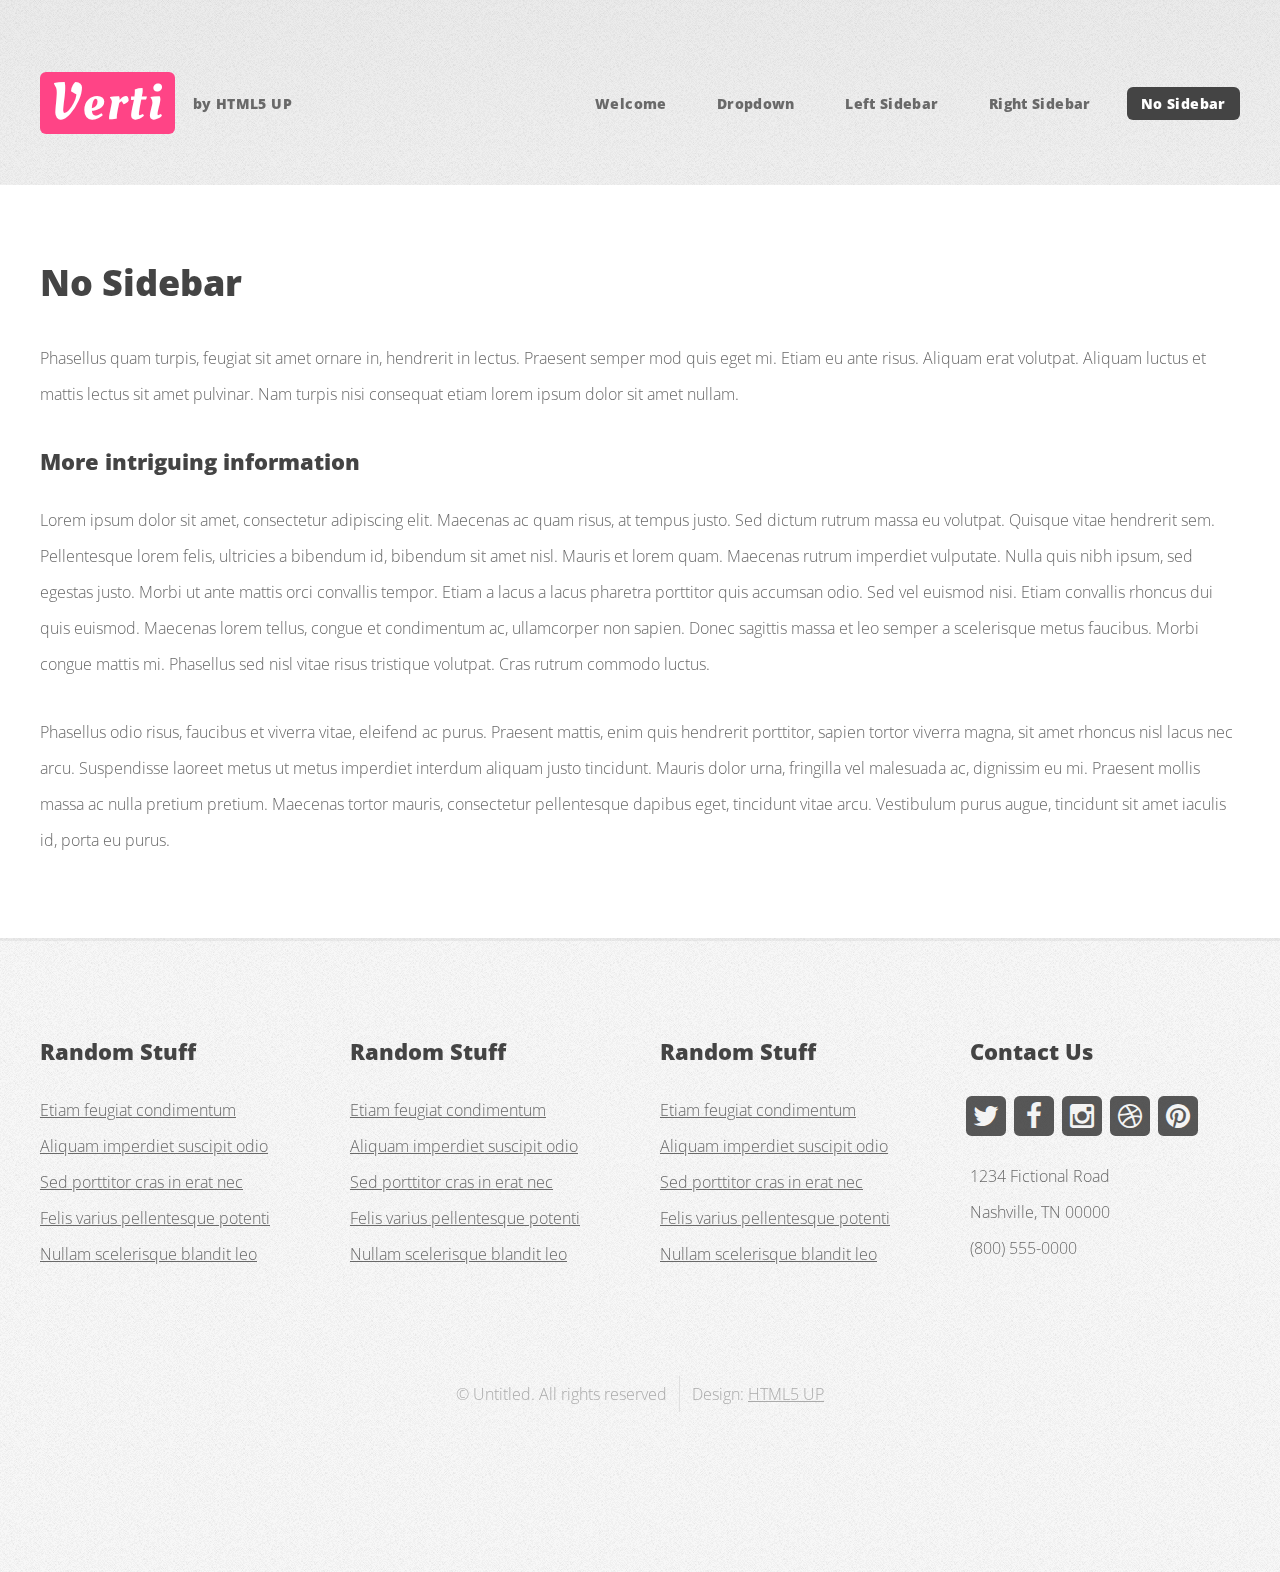
<file: templates/html5up-verti/no-sidebar.html>
<!DOCTYPE HTML>
<!--
	Verti by HTML5 UP
	html5up.net | @n33co
	Free for personal and commercial use under the CCA 3.0 license (html5up.net/license)
-->
<html>
	<head>
		<title>No Sidebar - Verti by HTML5 UP</title>
		<meta http-equiv="content-type" content="text/html; charset=utf-8" />
		<meta name="description" content="" />
		<meta name="keywords" content="" />
		<!--[if lte IE 8]><script src="css/ie/html5shiv.js"></script><![endif]-->
		<script src="js/jquery.min.js"></script>
		<script src="js/jquery.dropotron.min.js"></script>
		<script src="js/skel.min.js"></script>
		<script src="js/skel-layers.min.js"></script>
		<script src="js/init.js"></script>
		<noscript>
			<link rel="stylesheet" href="css/skel.css" />
			<link rel="stylesheet" href="css/style.css" />
			<link rel="stylesheet" href="css/style-desktop.css" />
		</noscript>
		<!--[if lte IE 8]><link rel="stylesheet" href="css/ie/v8.css" /><![endif]-->
	</head>
	<body class="no-sidebar">

		<!-- Header -->
			<div id="header-wrapper">
				<header id="header" class="container">
				
					<!-- Logo -->
						<div id="logo">
							<h1><a href="index.html">Verti</a></h1>
							<span>by HTML5 UP</span>
						</div>
					
					<!-- Nav -->
						<nav id="nav">
							<ul>
								<li><a href="index.html">Welcome</a></li>
								<li>
									<a href="">Dropdown</a>
									<ul>
										<li><a href="#">Lorem ipsum dolor</a></li>
										<li><a href="#">Magna phasellus</a></li>
										<li>
											<a href="">Phasellus consequat</a>
											<ul>
												<li><a href="#">Lorem ipsum dolor</a></li>
												<li><a href="#">Phasellus consequat</a></li>
												<li><a href="#">Magna phasellus</a></li>
												<li><a href="#">Etiam dolore nisl</a></li>
											</ul>
										</li>
										<li><a href="#">Veroeros feugiat</a></li>
									</ul>
								</li>
								<li><a href="left-sidebar.html">Left Sidebar</a></li>
								<li><a href="right-sidebar.html">Right Sidebar</a></li>
								<li class="current"><a href="no-sidebar.html">No Sidebar</a></li>
							</ul>
						</nav>
					
				</header>
			</div>
		
		<!-- Main -->
			<div id="main-wrapper">
				<div class="container">
					<div id="content">

						<!-- Content -->
							<article>

								<h2>No Sidebar</h2>

								<p>Phasellus quam turpis, feugiat sit amet ornare in, hendrerit in lectus. 
								Praesent semper mod quis eget mi. Etiam eu ante risus. Aliquam erat volutpat. 
								Aliquam luctus et mattis lectus sit amet pulvinar. Nam turpis nisi 
								consequat etiam lorem ipsum dolor sit amet nullam.</p>
								
								<h3>More intriguing information</h3>
								<p>Lorem ipsum dolor sit amet, consectetur adipiscing elit. Maecenas ac quam risus, at tempus 
								justo. Sed dictum rutrum massa eu volutpat. Quisque vitae hendrerit sem. Pellentesque lorem felis, 
								ultricies a bibendum id, bibendum sit amet nisl. Mauris et lorem quam. Maecenas rutrum imperdiet 
								vulputate. Nulla quis nibh ipsum, sed egestas justo. Morbi ut ante mattis orci convallis tempor. 
								Etiam a lacus a lacus pharetra porttitor quis accumsan odio. Sed vel euismod nisi. Etiam convallis 
								rhoncus dui quis euismod. Maecenas lorem tellus, congue et condimentum ac, ullamcorper non sapien. 
								Donec sagittis massa et leo semper a scelerisque metus faucibus. Morbi congue mattis mi. 
								Phasellus sed nisl vitae risus tristique volutpat. Cras rutrum commodo luctus.</p>

								<p>Phasellus odio risus, faucibus et viverra vitae, eleifend ac purus. Praesent mattis, enim 
								quis hendrerit porttitor, sapien tortor viverra magna, sit amet rhoncus nisl lacus nec arcu. 
								Suspendisse laoreet metus ut metus imperdiet interdum aliquam justo tincidunt. Mauris dolor urna, 
								fringilla vel malesuada ac, dignissim eu mi. Praesent mollis massa ac nulla pretium pretium. 
								Maecenas tortor mauris, consectetur pellentesque dapibus eget, tincidunt vitae arcu. 
								Vestibulum purus augue, tincidunt sit amet iaculis id, porta eu purus.</p>

							</article>

					</div>
				</div>
			</div>

		<!-- Footer -->
			<div id="footer-wrapper">
				<footer id="footer" class="container">
					<div class="row">
						<div class="3u">
						
							<!-- Links -->
								<section class="widget links">
									<h3>Random Stuff</h3>
									<ul class="style2">
										<li><a href="#">Etiam feugiat condimentum</a></li>
										<li><a href="#">Aliquam imperdiet suscipit odio</a></li>
										<li><a href="#">Sed porttitor cras in erat nec</a></li>
										<li><a href="#">Felis varius pellentesque potenti</a></li>
										<li><a href="#">Nullam scelerisque blandit leo</a></li>
									</ul>
								</section>
						
						</div>
						<div class="3u">
						
							<!-- Links -->
								<section class="widget links">
									<h3>Random Stuff</h3>
									<ul class="style2">
										<li><a href="#">Etiam feugiat condimentum</a></li>
										<li><a href="#">Aliquam imperdiet suscipit odio</a></li>
										<li><a href="#">Sed porttitor cras in erat nec</a></li>
										<li><a href="#">Felis varius pellentesque potenti</a></li>
										<li><a href="#">Nullam scelerisque blandit leo</a></li>
									</ul>
								</section>
						
						</div>
						<div class="3u">
						
							<!-- Links -->
								<section class="widget links">
									<h3>Random Stuff</h3>
									<ul class="style2">
										<li><a href="#">Etiam feugiat condimentum</a></li>
										<li><a href="#">Aliquam imperdiet suscipit odio</a></li>
										<li><a href="#">Sed porttitor cras in erat nec</a></li>
										<li><a href="#">Felis varius pellentesque potenti</a></li>
										<li><a href="#">Nullam scelerisque blandit leo</a></li>
									</ul>
								</section>
						
						</div>
						<div class="3u">
						
							<!-- Contact -->
								<section class="widget contact last">
									<h3>Contact Us</h3>
									<ul>
										<li><a href="#" class="icon fa-twitter"><span class="label">Twitter</span></a></li>
										<li><a href="#" class="icon fa-facebook"><span class="label">Facebook</span></a></li>
										<li><a href="#" class="icon fa-instagram"><span class="label">Instagram</span></a></li>
										<li><a href="#" class="icon fa-dribbble"><span class="label">Dribbble</span></a></li>
										<li><a href="#" class="icon fa-pinterest"><span class="label">Pinterest</span></a></li>
									</ul>
									<p>1234 Fictional Road<br />
									Nashville, TN 00000<br />
									(800) 555-0000</p>
								</section>
						
						</div>
					</div>
					<div class="row">
						<div class="12u">
							<div id="copyright">
								<ul class="menu">
									<li>&copy; Untitled. All rights reserved</li><li>Design: <a href="http://html5up.net">HTML5 UP</a></li>
								</ul>
							</div>
						</div>
					</div>
				</footer>
			</div>

	</body>
</html>
</file>
<file: css/style-noscript.css>
/*
	Helios by HTML5 UP
	html5up.net | @n33co
	Free for personal and commercial use under the CCA 3.0 license (html5up.net/license)
*/

/*********************************************************************************/
/* Header                                                                        */
/*********************************************************************************/

	#header
	{
	}

		.homepage #header
		{
		}
	
			.homepage #header:after
			{
				display: none;
			}

/*********************************************************************************/
/* Nav                                                                           */
/*********************************************************************************/

	#nav
	{
	}

		#nav > ul > li > ul
		{
			display: none;
		}

/*********************************************************************************/
/* Carousel                                                                      */
/*********************************************************************************/

	.carousel
	{
		overflow-x: scroll;
	}
</file>
<file: css/ie/v8.css>
/*
	Helios by HTML5 UP
	html5up.net | @n33co
	Free for personal and commercial use under the CCA 3.0 license (html5up.net/license)
*/

/*********************************************************************************/
/* Basic                                                                         */
/*********************************************************************************/

	a
	{
		border-bottom: solid 1px #ddd;
	}
	
	hr
	{
		border-top: solid 1px #777;
		border-bottom: solid 1px #777;
	}

	.timestamp
	{
		color: #777;
	}

	/* Section/Article */

		section,
		article
		{
		}
		
			section > .last-child,
			article > .last-child
			{
				margin-bottom: 0;
			}

			section.last-child,
			article.last-child
			{
				margin-bottom: 0;
			}

	/* List */

		ul
		{
		}

			ul.divided
			{
			}
			
				ul.divided li
				{
					border-top: solid 1px #777;
				}

			ul.menu
			{
			}
			
				ul.menu li
				{
					border-left: solid 1px #777;
				}

			ul.icons
			{
				background: #333;
				-ms-behavior: url('css/ie/PIE.htc');
			}

	/* Button */
		
		.button
		{
			-ms-behavior: url('css/ie/PIE.htc');
		}

/*********************************************************************************/
/* Icons                                                                         */
/*********************************************************************************/

	.icon
	{
	}

		.icon.circled
		{
			-ms-behavior: url('css/ie/PIE.htc');
		}

/*********************************************************************************/
/* Header                                                                        */
/*********************************************************************************/

	#header
	{
		-ms-behavior: url('css/ie/backgroundsize.min.htc');
	}

/*********************************************************************************/
/* Nav                                                                           */
/*********************************************************************************/

	#nav
	{
	}
	
		#nav > ul
		{
		}
		
			#nav > ul:before,
			#nav > ul:after
			{
				border-top: solid 1px #777;
				border-bottom: solid 1px #777;
			}

			#nav > ul > li
			{
				-ms-behavior: url('css/ie/PIE.htc');
			}

				#nav > ul > li.active
				{
					border-color: #999;
				}

	.dropotron
	{
		background: #fff;
		-ms-behavior: url('css/ie/PIE.htc');
	}

		.dropotron li
		{
			border-color: #eee;
			padding-right: 1em;
			color: #5b5b5b;
		}

		.dropotron.level-0
		{
			box-shadow: none !important;
			margin-top: 1em;
		}
	
/*********************************************************************************/
/* Carousel                                                                      */
/*********************************************************************************/

	.carousel
	{
	}

		.carousel .forward,
		.carousel .backward
		{
			border-radius: 100%;
			background-color: #483949;
			width: 7em;
			height: 7em;
			margin-top: -3.5em;
			border-radius: 100%;
			-ms-behavior: url('css/ie/PIE.htc');
		}

			.carousel .forward
			{
				right: -3.5em;
			}

			.carousel .backward
			{
				left: -3.5em;
			}
		
			.carousel .forward:before,
			.carousel .backward:before
			{
				display: none;
			}
			
/*********************************************************************************/
/* Footer                                                                        */
/*********************************************************************************/

	#footer
	{
	}
	
		#footer ul.divided li,
		#footer ul.menu li,
		#footer hr
		{
			border-color: #3B373C;
		}
	
		#footer .icons
		{
			background: #2F2930;
		}
	
		#footer .copyright
		{
			color: #777;
		}

			#footer .copyright a
			{
				color: #aaa;
				border: 0;
			}

				#footer .copyright a:hover
				{
					color: #ccc;
				}
</file>
<file: templates/html5up-helios/css/style-noscript.css>
/*
	Helios by HTML5 UP
	html5up.net | @n33co
	Free for personal and commercial use under the CCA 3.0 license (html5up.net/license)
*/

/*********************************************************************************/
/* Header                                                                        */
/*********************************************************************************/

	#header
	{
	}

		.homepage #header
		{
		}
	
			.homepage #header:after
			{
				display: none;
			}

/*********************************************************************************/
/* Nav                                                                           */
/*********************************************************************************/

	#nav
	{
	}

		#nav > ul > li > ul
		{
			display: none;
		}

/*********************************************************************************/
/* Carousel                                                                      */
/*********************************************************************************/

	.carousel
	{
		overflow-x: scroll;
	}
</file>
<file: templates/html5up-helios/css/ie/v8.css>
/*
	Helios by HTML5 UP
	html5up.net | @n33co
	Free for personal and commercial use under the CCA 3.0 license (html5up.net/license)
*/

/*********************************************************************************/
/* Basic                                                                         */
/*********************************************************************************/

	a
	{
		border-bottom: solid 1px #ddd;
	}
	
	hr
	{
		border-top: solid 1px #777;
		border-bottom: solid 1px #777;
	}

	.timestamp
	{
		color: #777;
	}

	/* Section/Article */

		section,
		article
		{
		}
		
			section > .last-child,
			article > .last-child
			{
				margin-bottom: 0;
			}

			section.last-child,
			article.last-child
			{
				margin-bottom: 0;
			}

	/* List */

		ul
		{
		}

			ul.divided
			{
			}
			
				ul.divided li
				{
					border-top: solid 1px #777;
				}

			ul.menu
			{
			}
			
				ul.menu li
				{
					border-left: solid 1px #777;
				}

			ul.icons
			{
				background: #333;
				-ms-behavior: url('css/ie/PIE.htc');
			}

	/* Button */
		
		.button
		{
			-ms-behavior: url('css/ie/PIE.htc');
		}

/*********************************************************************************/
/* Icons                                                                         */
/*********************************************************************************/

	.icon
	{
	}

		.icon.circled
		{
			-ms-behavior: url('css/ie/PIE.htc');
		}

/*********************************************************************************/
/* Header                                                                        */
/*********************************************************************************/

	#header
	{
		-ms-behavior: url('css/ie/backgroundsize.min.htc');
	}

/*********************************************************************************/
/* Nav                                                                           */
/*********************************************************************************/

	#nav
	{
	}
	
		#nav > ul
		{
		}
		
			#nav > ul:before,
			#nav > ul:after
			{
				border-top: solid 1px #777;
				border-bottom: solid 1px #777;
			}

			#nav > ul > li
			{
				-ms-behavior: url('css/ie/PIE.htc');
			}

				#nav > ul > li.active
				{
					border-color: #999;
				}

	.dropotron
	{
		background: #fff;
		-ms-behavior: url('css/ie/PIE.htc');
	}

		.dropotron li
		{
			border-color: #eee;
			padding-right: 1em;
			color: #5b5b5b;
		}

		.dropotron.level-0
		{
			box-shadow: none !important;
			margin-top: 1em;
		}
	
/*********************************************************************************/
/* Carousel                                                                      */
/*********************************************************************************/

	.carousel
	{
	}

		.carousel .forward,
		.carousel .backward
		{
			border-radius: 100%;
			background-color: #483949;
			width: 7em;
			height: 7em;
			margin-top: -3.5em;
			border-radius: 100%;
			-ms-behavior: url('css/ie/PIE.htc');
		}

			.carousel .forward
			{
				right: -3.5em;
			}

			.carousel .backward
			{
				left: -3.5em;
			}
		
			.carousel .forward:before,
			.carousel .backward:before
			{
				display: none;
			}
			
/*********************************************************************************/
/* Footer                                                                        */
/*********************************************************************************/

	#footer
	{
	}
	
		#footer ul.divided li,
		#footer ul.menu li,
		#footer hr
		{
			border-color: #3B373C;
		}
	
		#footer .icons
		{
			background: #2F2930;
		}
	
		#footer .copyright
		{
			color: #777;
		}

			#footer .copyright a
			{
				color: #aaa;
				border: 0;
			}

				#footer .copyright a:hover
				{
					color: #ccc;
				}
</file>
<file: templates/html5up-overflow/css/ie/v8.css>
/*
	Overflow by HTML5 UP
	html5up.net | @n33co
	Free for personal and commercial use under the CCA 3.0 license (html5up.net/license)
*/

/*********************************************************************************/
/* Basic                                                                         */
/*********************************************************************************/

	body
	{
		background-image:		url('../../images/bg.jpg');
		background-repeat:		no-repeat;
		background-size:		cover;
		background-position: 	auto;
		background-attachment:	scroll;
		-ms-behavior: url('css/ie/backgroundsize.min.htc');
	}

	/* Section/Article */

		section,
		article
		{
		}
		
			section > .last-child,
			article > .last-child
			{
				margin-bottom: 0;
			}

			section.last-child,
			article.last-child
			{
				margin-bottom: 0;
			}

	/* Button */

		input[type="button"],
		input[type="submit"],
		input[type="reset"],
		.button
		{
			position: relative;
			-ms-behavior: url('css/ie/PIE.htc');
		}

			input[type="button"].style2,
			input[type="submit"].style2,
			input[type="reset"].style2,
			.button.style2
			{
			}

				input[type="button"].style2:hover,
				input[type="submit"].style2:hover,
				input[type="reset"].style2:hover,
				.button.style2:hover
				{
					color: #35b88f !important;
				}
			
			input[type="button"].style3,
			input[type="submit"].style3,
			input[type="reset"].style3,
			.button.style3
			{
				background: #fefefe;
				border: solid 1px #dad9d9;
			}
			
/*********************************************************************************/
/* Footer                                                                        */
/*********************************************************************************/

	#footer
	{
	}

		#footer .icons
		{
			position: relative;
			-ms-behavior: url('css/ie/PIE.htc');
		}
		
/*********************************************************************************/
/* Header                                                                        */
/*********************************************************************************/

	#header
	{
	}
	
		#header header
		{
		}

			#header header p
			{
				border-top: solid 1px #888;
			}
</file>
<file: templates/html5up-read-only/css/style-xlarge.css>
/*
	Read Only by HTML5 UP
	html5up.net | @n33co
	Free for personal and commercial use under the CCA 3.0 license (html5up.net/license)
*/

/* Basic */

	body, input, select, textarea {
		font-size: 13pt;
	}

/* Header */

	#header {
		width: 21em;
	}

		#header > header {
			padding: 2em;
		}

		#header > footer {
			padding: 1.5em;
		}

/* Wrapper */

	#wrapper {
		padding-right: 21em;
	}

/* Main */

	#main > section > .container {
		padding: 4em 0 2em 0;
	}
</file>
<file: templates/html5up-read-only/css/ie/v8.css>
/*
	Read Only by HTML5 UP
	html5up.net | @n33co
	Free for personal and commercial use under the CCA 3.0 license (html5up.net/license)
*/

/* Basic */

	code,
	input[type="text"],
	input[type="password"],
	input[type="email"],
	select,
	textarea,
	.box,
	.image,
	.image img,
	input[type="submit"],
	input[type="reset"],
	input[type="button"],
	.button {
		position: relative;
		-ms-behavior: url("css/ie/PIE.htc");
	}

/* Form */

	input[type="text"],
	input[type="password"],
	input[type="email"],
	select {
		line-height: 2.75em;
	}

	input[type="checkbox"],
	input[type="radio"] {
		-moz-appearance: normal;
		-webkit-appearance: normal;
		-o-appearance: normal;
		-ms-appearance: normal;
		appearance: normal;
	}

		input[type="checkbox"] + label,
		input[type="radio"] + label {
			padding: 0 0 0 1.5em;
		}

			input[type="checkbox"] + label:before,
			input[type="radio"] + label:before {
				display: none;
			}

/* Button */

	input[type="submit"].alt,
	input[type="reset"].alt,
	input[type="button"].alt,
	.button.alt {
		border: solid 2px #e4e4e4;
	}
</file>
<file: templates/html5up-verti/css/style-desktop.css>
/*
	Verti by HTML5 UP
	html5up.net | @n33co
	Free for personal and commercial use under the CCA 3.0 license (html5up.net/license)
*/

/*********************************************************************************/
/* Basic                                                                         */
/*********************************************************************************/

	body
	{
		line-height: 2.25em;
	}

	h2
	{
		font-size: 2.25em;
		margin: 0 0 1.1em 0;
		line-height: 1em;
	}
	
	h3
	{
		font-size: 1.35em;
		margin: 0 0 1em 0;
	}
	
	/* Button */

		input[type="button"],
		input[type="submit"],
		input[type="reset"],
		.button
		{
			font-size: 1.35em;
			padding: 0.6em 1.5em;
		}

			input[type="button"].big,
			input[type="submit"].big,
			input[type="reset"].big,
			.button.big
			{
				font-size: 2.25em;
				padding: 0.8em 0.9em;
			}

			.button.icon
			{
			}

				.button.icon:before
				{
					margin-right: 0.5em;
					top: 0.05em;
				}

	/* Box */	
	
		.box
		{
			padding: 2em;
		}
			
			.box.feature
			{
				padding: 0;
			}
				
				.box.feature .inner
				{
					padding: 4em 2em 3em 2em;
				}
				
				.box.feature h2
				{
					font-size: 1.35em;
				}

				.box.feature p
				{
					margin: 0;
				}

				.box.feature .image
				{
					position: relative;
					margin: 0;
				}

					.box.feature .image img
					{
						border-bottom-left-radius: 0;
						border-bottom-right-radius: 0;
					}

/*********************************************************************************/
/* Widgets                                                                       */
/*********************************************************************************/

	.widget
	{
	}

		.widget.thumbnails
		{
		}

			.widget.thumbnails .grid
			{
				margin: 0 0 3em 0;
			}

			.widget.thumbnails .image
			{
				margin: 0;
			}
	
/*********************************************************************************/
/* Wrappers                                                                      */
/*********************************************************************************/

	#header-wrapper
	{
		padding: 4.5em 0 1em 0;
	}
	
	#features-wrapper
	{
		padding: 3em 0 3em 0;
	}
	
	#main-wrapper
	{
		padding: 5em 0 5em 0;
	}
	
	#footer-wrapper
	{
		padding: 6em 0 8em 0;
	}

/*********************************************************************************/
/* Logo                                                                          */
/*********************************************************************************/

	#logo
	{
	}

		#logo h1
		{
			float: left;
			margin: 0 0.35em 0 0;
			padding: 0.25em 0.2em 0.25em 0.2em;
			font-size: 3.25em;
			letter-spacing: 0.05em;
		}

		#logo span
		{
			line-height: 4.5em;
			letter-spacing: 0.025em;
			font-size: 0.9em;
		}

/*********************************************************************************/
/* Nav                                                                           */
/*********************************************************************************/

	#nav
	{
		position: absolute;
		right: 0;
		top: 0;
		font-size: 0.9em;
	}
	
		#nav ul
		{
		}
			
			#nav ul li
			{
				float: left;
				line-height: 4.5em;
				padding-left: 1.5em;
			}

				#nav ul li a,
				#nav ul li span
				{
					font-weight: 800;
					letter-spacing: 0.025em;
					color: #696969;
					text-decoration: none;
					border-radius: 6px;
					padding: 0.5em 1em 0.5em 1em;
					-moz-transition: background-color .25s ease-in-out;
					-webkit-transition: background-color .25s ease-in-out;
					-o-transition: background-color .25s ease-in-out;
					-ms-transition: background-color .25s ease-in-out;
					transition: background-color .25s ease-in-out;
				}
				
				#nav ul li > ul
				{
					display: none;
				}

			#nav ul li:hover
			{
			}

				#nav ul li:hover a,
				#nav ul li:hover span
				{
					background: #fff;
				}

			#nav ul li.active
			{
			}

				#nav ul li.active a,
				#nav ul li.active span
				{
					background: #fff;
				}

			#nav ul li.current
			{
			}

				#nav ul li.current a
				{
					background: #444;
					color: #fff;
				}
				
	.dropotron
	{
		background: #fff;
		letter-spacing: 0.025em;
		color: #696969;
		text-decoration: none;
		border-radius: 6px;
		padding: 0.75em 0;
		min-width: 15em;
		box-shadow: inset 0 0 0 1px rgba(0,0,0,0.1), 0 0.25em 0.25em 0.1em rgba(0,0,0,0.025);
		margin-top: calc(-0.75em + 1px);
		margin-left: -1px;
	}

		.dropotron li
		{
			border-top: solid 1px #eee;
			line-height: 3em;
		}

			.dropotron li:first-child
			{
				border-top: 0;
			}
	
			.dropotron li > a,
			.dropotron li > span
			{
				text-decoration: none;
				color: inherit;
				display: block;
				padding: 0 1.5em;
				-moz-transition: color .25s ease-in-out, background-color .25s ease-in-out;
				-webkit-transition: color .25s ease-in-out, background-color .25s ease-in-out;
				-o-transition: color .25s ease-in-out, background-color .25s ease-in-out;
				-ms-transition: color .25s ease-in-out, background-color .25s ease-in-out;
				transition: color .25s ease-in-out, background-color .25s ease-in-out;
			}

				.dropotron li > a:hover,
				.dropotron li > span:hover,
				.dropotron li.active > a,
				.dropotron li.active > span
				{
					background: #eee;
				}
	
		.dropotron.level-0
		{
			font-size: 0.8em;
			margin-left: 1.5em;
			margin-top: 0;
		}
		
			.dropotron.level-0:before
			{
				content: '';
				position: absolute;
				top: -0.5em;
				left: 1em;
				border-bottom: solid 0.75em #ffffff;
				border-left: solid 0.75em transparent;
				border-right: solid 0.75em transparent;
				z-index: 1;
			}

/*********************************************************************************/
/* Banner                                                                        */
/*********************************************************************************/

	#banner
	{
		padding: 4.5em;
	}

		#banner h2
		{
			font-size: 3.5em;
			margin: 0.1em 0 0.35em 0;
		}

		#banner p
		{
			font-size: 2.75em;
			line-height: 1.35em;
			margin: 0;
		}
		
		#banner .button
		{
			width: 100%;
			margin-bottom: 0.5em;
		}
		
			#banner .button.icon:before
			{
				position: absolute;
				right: 0.15em;
				top: 50%;
				margin-top: -0.5em;
			}

		#banner .button.alt
		{
			margin-bottom: 0;
		}
		
		#banner ul
		{
			margin: 0 0 0 2em;
		}

/*********************************************************************************/
/* Footer                                                                        */
/*********************************************************************************/

	#footer
	{
	}
	
	#copyright
	{
		padding: 4em 0 0 0;
		text-align: center;
	}
</file>
<file: templates/html5up-verti/css/ie/v8.css>
/*
	Verti by HTML5 UP
	html5up.net | @n33co
	Free for personal and commercial use under the CCA 3.0 license (html5up.net/license)
*/

/*********************************************************************************/
/* Basic                                                                         */
/*********************************************************************************/

	body
	{
		background-color: #f0f0f0;
	}

	/* Image */

		.image
		{
		}
		
			.image img
			{
				position: relative;
				-ms-behavior: url('css/ie/PIE.htc');
			}
	
	/* Button */

		input[type="button"],
		input[type="submit"],
		input[type="reset"],
		.button
		{
			position: relative;
			-ms-behavior: url('css/ie/PIE.htc');
		}

	/* Box */

		.box
		{
			position: relative;
			-ms-behavior: url('css/ie/PIE.htc');
		}

/*********************************************************************************/
/* Widgets                                                                       */
/*********************************************************************************/

	.widget
	{
	}

		.widget.contact
		{
		}
		
			.widget.contact ul
			{
			}
			
				.widget.contact ul li
				{
				}

					.widget.contact ul li a
					{
						position: relative;
						-ms-behavior: url('css/ie/PIE.htc');
					}

/*********************************************************************************/
/* Logo                                                                          */
/*********************************************************************************/

	#logo
	{
	}

		#logo h1
		{
			position: relative;
			-ms-behavior: url('css/ie/PIE.htc');
		}
						
/*********************************************************************************/
/* Nav                                                                           */
/*********************************************************************************/

	#nav
	{
	}
	
		#nav ul
		{
		}
			
			#nav ul li
			{
			}

				#nav ul li a,
				#nav ul li span
				{
					position: relative;
					-ms-behavior: url('css/ie/PIE.htc');
				}
				
	.dropotron
	{
		border: solid 1px #eee;
		box-shadow: none !important;
		-ms-behavior: url('css/ie/PIE.htc');
	}
	
		.dropotron.level-0
		{
			box-shadow: none !important;
		}
		
			.dropotron.level-0:before
			{
				display: none;
			}
</file>
<file: css/skel.css>
/* Resets (http://meyerweb.com/eric/tools/css/reset/ | v2.0 | 20110126 | License: none (public domain)) */

	html,body,div,span,applet,object,iframe,h1,h2,h3,h4,h5,h6,p,blockquote,pre,a,abbr,acronym,address,big,cite,code,del,dfn,em,img,ins,kbd,q,s,samp,small,strike,strong,sub,sup,tt,var,b,u,i,center,dl,dt,dd,ol,ul,li,fieldset,form,label,legend,table,caption,tbody,tfoot,thead,tr,th,td,article,aside,canvas,details,embed,figure,figcaption,footer,header,hgroup,menu,nav,output,ruby,section,summary,time,mark,audio,video{margin:0;padding:0;border:0;font-size:100%;font:inherit;vertical-align:baseline;}article,aside,details,figcaption,figure,footer,header,hgroup,menu,nav,section{display:block;}body{line-height:1;}ol,ul{list-style:none;}blockquote,q{quotes:none;}blockquote:before,blockquote:after,q:before,q:after{content:'';content:none;}table{border-collapse:collapse;border-spacing:0;}body{-webkit-text-size-adjust:none}

/* Box Model */

	*, *:before, *:after {
		-moz-box-sizing: border-box;
		-webkit-box-sizing: border-box;
		box-sizing: border-box;
	}

/* Container */

	.container {
		margin-left: auto;
		margin-right: auto;
		
		/* width: (containers) */
		width: 1200px;
	}

	/* Modifiers */

		/* 125% */
			.container.\31 25\25 {
				width: 100%;
				
				/* max-width: (containers * 1.25) */
				max-width: 1500px;

				/* min-width: (containers) */
				min-width: 1200px;
			}

		/* 75% */
			.container.\37 5\25 {
				
				/* width: (containers * 0.75) */
				width: 900px;

			}

		/* 50% */
			.container.\35 0\25 {
				
				/* width: (containers * 0.50) */
				width: 600px;

			}

		/* 25% */
			.container.\32 5\25 {
				
				/* width: (containers * 0.25) */
				width: 300px;

			}

/* Grid */

	.row {
		border-bottom: solid 1px transparent;
	}

	.row > * {
		float: left;
	}
	
	.row:after, .row:before {
		content: '';
		display: block;
		clear: both;
		height: 0;
	}
	
	.row.uniform > * > :first-child {
		margin-top: 0;
	}
	
	.row.uniform > * > :last-child {
		margin-bottom: 0;
	}

	/* Gutters */

		/* Normal */
		
			.row > * {
				/* padding: (gutters.horizontal) 0 0 (gutters.vertical) */
				padding: 40px 0 0 40px;
			}

			.row {
				/* margin: -(gutters.horizontal) 0 -1px -(gutters.vertical) */
				margin: -40px 0 -1px -40px;
			}
			
			.row.uniform > * {
				/* padding: (gutters.vertical) 0 0 (gutters.vertical) */
				padding: 40px 0 0 40px;
			}

			.row.uniform {
				/* margin: -(gutters.vertical) 0 -1px -(gutters.vertical) */
				margin: -40px 0 -1px -40px;
			}
			
		/* 200% */
		
			.row.\32 00\25 > * {
				/* padding: (gutters.horizontal) 0 0 (gutters.vertical) */
				padding: 80px 0 0 80px;
			}

			.row.\32 00\25 {
				/* margin: -(gutters.horizontal) 0 -1px -(gutters.vertical) */
				margin: -80px 0 -1px -80px;
			}

			.row.uniform.\32 00\25 > * {
				/* padding: (gutters.vertical) 0 0 (gutters.vertical) */
				padding: 80px 0 0 80px;
			}

			.row.uniform.\32 00\25 {
				/* margin: -(gutters.vertical) 0 -1px -(gutters.vertical) */
				margin: -80px 0 -1px -80px;
			}

		/* 150% */
		
			.row.\31 50\25 > * {
				/* padding: (gutters.horizontal) 0 0 (gutters.vertical) */
				padding: 60px 0 0 60px;
			}

			.row.\31 50\25 {
				/* margin: -(gutters.horizontal) 0 -1px -(gutters.vertical) */
				margin: -60px 0 -1px -60px;
			}

			.row.uniform.\31 50\25 > * {
				/* padding: (gutters.vertical) 0 0 (gutters.vertical) */
				padding: 60px 0 0 60px;
			}

			.row.uniform.\31 50\25 {
				/* margin: -(gutters.vertical) 0 -1px -(gutters.vertical) */
				margin: -60px 0 -1px -60px;
			}

		/* 50% */
		
			.row.\35 0\25 > * {
				/* padding: (gutters.horizontal) 0 0 (gutters.vertical) */
				padding: 20px 0 0 20px;
			}

			.row.\35 0\25 {
				/* margin: -(gutters.horizontal) 0 -1px -(gutters.vertical) */
				margin: -20px 0 -1px -20px;
			}

			.row.uniform.\35 0\25 > * {
				/* padding: (gutters.vertical) 0 0 (gutters.vertical) */
				padding: 20px 0 0 20px;
			}

			.row.uniform.\35 0\25 {
				/* margin: -(gutters.vertical) 0 -1px -(gutters.vertical) */
				margin: -20px 0 -1px -20px;
			}

		/* 25% */
		
			.row.\32 5\25 > * {
				/* padding: (gutters.horizontal) 0 0 (gutters.vertical) */
				padding: 10px 0 0 10px;
			}

			.row.\32 5\25 {
				/* margin: -(gutters.horizontal) 0 -1px -(gutters.vertical) */
				margin: -10px 0 -1px -10px;
			}

			.row.uniform.\32 5\25 > * {
				/* padding: (gutters.vertical) 0 0 (gutters.vertical) */
				padding: 10px 0 0 10px;
			}

			.row.uniform.\32 5\25 {
				/* margin: -(gutters.vertical) 0 -1px -(gutters.vertical) */
				margin: -10px 0 -1px -10px;
			}

		/* 0% */
		
			.row.\30 \25 > * {
				padding: 0;
			}

			.row.\30 \25 {
				margin: 0 0 -1px 0;
			}

	/* Cells */

		.\31 2u, .\31 2u\24, .\31 2u\28 1\29, .\31 2u\24\28 1\29 { width: 100%; clear: none; }
		.\31 1u, .\31 1u\24, .\31 1u\28 1\29, .\31 1u\24\28 1\29 { width: 91.6666666667%; clear: none; }
		.\31 0u, .\31 0u\24, .\31 0u\28 1\29, .\31 0u\24\28 1\29 { width: 83.3333333333%; clear: none; }
		.\39 u, .\39 u\24, .\39 u\28 1\29, .\39 u\24\28 1\29 { width: 75%; clear: none; }
		.\38 u, .\38 u\24, .\38 u\28 1\29, .\38 u\24\28 1\29 { width: 66.6666666667%; clear: none; }
		.\37 u, .\37 u\24, .\37 u\28 1\29, .\37 u\24\28 1\29 { width: 58.3333333333%; clear: none; }
		.\36 u, .\36 u\24, .\36 u\28 1\29, .\36 u\24\28 1\29 { width: 50%; clear: none; }
		.\35 u, .\35 u\24, .\35 u\28 1\29, .\35 u\24\28 1\29 { width: 41.6666666667%; clear: none; }
		.\34 u, .\34 u\24, .\34 u\28 1\29, .\34 u\24\28 1\29 { width: 33.3333333333%; clear: none; }
		.\33 u, .\33 u\24, .\33 u\28 1\29, .\33 u\24\28 1\29 { width: 25%; clear: none; }
		.\32 u, .\32 u\24, .\32 u\28 1\29, .\32 u\24\28 1\29 { width: 16.6666666667%; clear: none; }
		.\31 u, .\31 u\24, .\31 u\28 1\29, .\31 u\24\28 1\29 { width: 8.3333333333%; clear: none; }

		.\31 2u\24 + *, .\31 2u\24\28 1\29 + *,
		.\31 1u\24 + *, .\31 1u\24\28 1\29 + *,
		.\31 0u\24 + *, .\31 0u\24\28 1\29 + *,
		.\39 u\24 + *, .\39 u\24\28 1\29 + *,
		.\38 u\24 + *, .\38 u\24\28 1\29 + *,
		.\37 u\24 + *, .\37 u\24\28 1\29 + *,
		.\36 u\24 + *, .\36 u\24\28 1\29 + *,
		.\35 u\24 + *, .\35 u\24\28 1\29 + *,
		.\34 u\24 + *, .\34 u\24\28 1\29 + *,
		.\33 u\24 + *, .\33 u\24\28 1\29 + *,
		.\32 u\24 + *, .\32 u\24\28 1\29 + *,
		.\31 u\24  + *,  .\31 u\24\28 1\29 + * {
			clear: left;
		}
			
		.\-11u { margin-left: 91.6666666667% }
		.\-10u { margin-left: 83.3333333333% }
		.\-9u { margin-left: 75% }
		.\-8u { margin-left: 66.6666666667% }
		.\-7u { margin-left: 58.3333333333% }
		.\-6u { margin-left: 50% }
		.\-5u { margin-left: 41.6666666667% }
		.\-4u { margin-left: 33.3333333333% }
		.\-3u { margin-left: 25% }
		.\-2u { margin-left: 16.6666666667% }
		.\-1u { margin-left: 8.3333333333% }
</file>
<file: css/style.css>
@charset 'UTF-8';
@import url('http://fonts.googleapis.com/css?family=Source+Sans+Pro:300,300italic,400,400italic,600');
@import url('font-awesome.min.css');

/*
	Helios by HTML5 UP
	html5up.net | @n33co
	Free for personal and commercial use under the CCA 3.0 license (html5up.net/license)
*/

/*********************************************************************************/
/* Basic                                                                         */
/*********************************************************************************/

	body
	{
		background: #f0f4f4;
		color: #5b5b5b;
	}

		body.is-loading *
		{
			-moz-transition: none !important;
			-webkit-transition: none !important;
			-o-transition: none !important;
			-ms-transition: none !important;
			transition: none !important;
			-moz-animation: none !important;
			-webkit-animation: none !important;
			-o-animation: none !important;
			-ms-animation: none !important;
			animation: none !important;
		}

	body,input,textarea,select
	{
		font-size: 15pt;
		line-height: 1.85em;
		font-family: 'Source Sans Pro', sans-serif;
		font-weight: 300;
	}

	h1,h2,h3,h4,h5,h6
	{
		font-weight: 400;
		color: #483949;
		line-height: 1.25em;
	}
	
		h1 a, h2 a, h3 a, h4 a, h5 a, h6 a
		{
			color: inherit;
			text-decoration: none;
			border-bottom-color: transparent;
		}
		
		h1 strong, h2 strong, h3 strong, h4 strong, h5 strong, h6 strong
		{
			font-weight: 600;
		}

	h2
	{
		font-size: 2.85em;
	}
	
	h3
	{
		font-size: 1.25em;
	}
	
	h4
	{
		font-size: 1em;
		margin: 0 0 0.25em 0;
	}
	
	strong, b
	{
		font-weight: 400;
		color: #483949;
	}
	
	em, i
	{
		font-style: italic;
	}

	a
	{
		color: inherit;
		border-bottom: solid 1px rgba(128,128,128,0.15);
		text-decoration: none;
		-moz-transition: background-color 0.35s ease-in-out, color 0.35s ease-in-out, border-bottom-color 0.35s ease-in-out;
		-webkit-transition: background-color 0.35s ease-in-out, color 0.35s ease-in-out, border-bottom-color 0.35s ease-in-out;
		-o-transition: background-color 0.35s ease-in-out, color 0.35s ease-in-out, border-bottom-color 0.35s ease-in-out;
		-ms-transition: background-color 0.35s ease-in-out, color 0.35s ease-in-out, border-bottom-color 0.35s ease-in-out;
		transition: background-color 0.35s ease-in-out, color 0.35s ease-in-out, border-bottom-color 0.35s ease-in-out;
	}
	
		a:hover
		{
			color: #ef8376;
			border-bottom-color: transparent;
		}

	sub
	{
		position: relative;
		top: 0.5em;
		font-size: 0.8em;
	}
	
	sup
	{
		position: relative;
		top: -0.5em;
		font-size: 0.8em;
	}
	
	blockquote
	{
		border-left: solid 0.5em #ddd;
		padding: 1em 0 1em 2em;
		font-style: italic;
	}
	
	p, ul, ol, dl, table
	{
		margin-bottom: 1em;
	}

	p
	{
		text-align: justify;
	}

	br.clear
	{
		clear: both;
	}
	
	hr
	{
		position: relative;
		display: block;
		border: 0;
		top: 4.5em;
		margin-bottom: 9em;

		height: 6px;
		border-top: solid 1px rgba(128,128,128,0.2);
		border-bottom: solid 1px rgba(128,128,128,0.2);
	}
	
		hr:before,
		hr:after
		{
			content: '';
			position: absolute;
			top: -8px;
			display: block;
			width: 1px;
			height: 21px;
			background: rgba(128,128,128,0.2);			
		}

		hr:before
		{
			left: -1px;
		}

		hr:after
		{
			right: -1px;
		}

	.timestamp
	{
		color: rgba(128,128,128,0.75);
		font-size: 0.8em;
	}

	/* Sections/Article */
	
		section,
		article
		{
			margin-bottom: 3em;
		}
		
			section > :last-child,
			article > :last-child
			{
				margin-bottom: 0;
			}

			section:last-child,
			article:last-child
			{
				margin-bottom: 0;
			}

			.row > section,
			.row > article
			{
				margin-bottom: 0;
			}

			section.special > header,
			section.special > footer,
			article.special > header,
			article.special > footer
			{
				text-align: center;
			}

		header
		{
			margin: 0 0 1em 0;
		}

			header > p
			{
				display: block;
				font-size: 1.5em;
				margin: 1em 0 2em 0;
				line-height: 1.5em;
				text-align: inherit;
			}
			
		footer
		{
			margin: 2.5em 0 0 0;
		}

	/* Image */

		.image
		{
			position: relative;
			display: inline-block;
			border: 0;
			outline: 0;
		}
		
			/* Uncomment the block below if you want linked images to highlight on hover */
		
			.image img
			{
				display: block;
				width: 100%;
			}

			.image.fit
			{
				display: block;
				width: 100%;
			}

			.image.featured
			{
				display: block;
				width: 100%;
				margin: 0 0 4em 0;
			}
				
                .image.featured img
				{
                    border-radius: 8px;
                    border-bottom-left-radius: 0;
                    border-bottom-right-radius: 0;
				}
			
			.image.left
			{
				float: left;
				margin: 0 2em 2em 0;
			}
			
			.image.centered
			{
				display: block;
				margin: 0 0 2em 0;
			}

				.image.centered img
				{
					margin: 0 auto;
					width: auto;
				}

	/* List */

		ul
		{
		}

			ul.default
			{
				list-style: disc;
				padding-left: 1em;
			}
			
				ul.default li
				{
					padding-left: 0.5em;
				}

			ul.actions
			{
				margin: 3em 0 0 0;
			}
			
				form ul.actions
				{
					margin-top: 0;
				}
			
				ul.actions li
				{
					display: inline-block;
					margin: 0 0.75em 0 0.75em;
				}
				
				ul.actions li:first-child
				{
					margin-left: 0;
				}
				
				ul.actions li:last-child
				{
					margin-right: 0;
				}
							
			ul.divided
			{
			}
			
				ul.divided li
				{
					border-top: solid 1px rgba(128,128,128,0.2);
					padding-top: 1.5em;
					margin-top: 1.5em;
				}
				
				ul.divided li:first-child
				{
					border-top: 0;
					padding-top: 0;
					margin-top: 0;
				}

			ul.menu
			{
				height: 1em;
				line-height: 1em;
			}
			
				ul.menu li
				{
					display: inline-block;
					border-left: solid 1px rgba(128,128,128,0.2);
					padding-left: 1.25em;
					margin-left: 1.25em;
				}
				
				ul.menu li:first-child
				{
					border-left: 0;
					padding-left: 0;
					margin-left: 0;
				}

			ul.icons
			{
				position: relative;
				background: rgba(128,128,128,0.05);
				border-radius: 4em;
				display: inline-block;
				padding: 0.35em 0.75em 0.35em 0.75em;
				font-size: 1.25em;
				cursor: default;
			}
			
				ul.icons li
				{
					display: inline-block;
				}

					ul.icons li a
					{
						display: inline-block;
						background: none;
						width: 2.5em;
						height: 2.5em;
						line-height: 2.5em;
						text-align: center;
						border-radius: 100%;
						border: 0;
						color: inherit;
					}
					
						ul.icons li a:hover
						{
							color: #ef8376;
						}
		
		ol
		{
		}	

			ol.default
			{
				list-style: decimal;
				padding-left: 1.25em;
			}

				ol.default li
				{
					padding-left: 0.25em;
				}
				
	/* Form */

		form
		{
		}
		
			form label
			{
				display: block;
				font-weight: 400;
				color: #483949;
				margin: 0 0 1em 0;
			}
		
			form input[type="text"],
			form input[type="email"],
			form input[type="password"],
			form select,
			form textarea
			{
				-webkit-appearance: none;
				display: block;
				border: 0;
				background: #fafafa;
				width: 100%;
				border-radius: 0.5em;
				border: solid 1px #E5E5E5;
				padding: 1em;
				-moz-transition: background-color 0.35s ease-in-out, border-color 0.35s ease-in-out;
				-webkit-transition: background-color 0.35s ease-in-out, border-color 0.35s ease-in-out;
				-o-transition: background-color 0.35s ease-in-out, border-color 0.35s ease-in-out;
				-ms-transition: background-color 0.35s ease-in-out, border-color 0.35s ease-in-out;
				transition: background-color 0.35s ease-in-out, border-color 0.35s ease-in-out;
			}

			form input[type="text"],
			form input[type="email"],
			form input[type="password"],
			form select
			{
				line-height: 1em;
			}
			
			form textarea
			{
				min-height: 9em;
			}

				form input[type="text"]:focus,
				form input[type="email"]:focus,
				form input[type="password"]:focus,
				form select:focus,
				form textarea:focus
				{
					background: #fff;
					border-color: #df7366;
				}

				form .formerize-placeholder
				{
					color: #555 !important;
				}

				form ::-webkit-input-placeholder
				{
					color: #555 !important;
				}

				form :-moz-placeholder
				{
					color: #555 !important;
				}

				form ::-moz-placeholder
				{
					color: #555 !important;
				}

				form :-ms-input-placeholder
				{
					color: #555 !important;
				}

				form ::-moz-focus-inner
				{
					border: 0;
				}
			
	/* Table */
	
		table
		{
			width: 100%;
		}
		
			table.default
			{
				width: 100%;
			}

				table.default tbody tr
				{
					border-top: solid 1px #e5e5e5;
				}

				table.default tbody tr:first-child
				{
					border-top: 0;
				}
			
				table.default tbody tr:nth-child(2n+1)
				{
					background: #fafafa;
				}
				
				table.default td
				{
					padding: 0.5em 1em 0.5em 1em;
				}
				
				table.default th
				{
					text-align: left;
					font-weight: 400;
					padding: 0.5em 1em 0.5em 1em;
				}
			
				table.default thead
				{
					border-bottom: solid 2px #e5e5e5;
				}
				
				table.default tfoot
				{
					border-top: solid 2px #e5e5e5;
				}

	/* Button */
		
		input[type="button"],
		input[type="submit"],
		input[type="reset"],
		.button	
		{
			position: relative;
			display: inline-block;
			background: #df7366;
			color: #fff;
			text-align: center;
			border-radius: 0.5em;
			text-decoration: none;
			padding: 0.65em 3em 0.65em 3em;
			border: 0;
			cursor: pointer;
			outline: 0;
			font-weight: 300;
			height: 100%;
			-moz-transition: background-color 0.35s ease-in-out, color 0.35s ease-in-out, border-bottom-color 0.35s ease-in-out;
			-webkit-transition: background-color 0.35s ease-in-out, color 0.35s ease-in-out, border-bottom-color 0.35s ease-in-out;
			-o-transition: background-color 0.35s ease-in-out, color 0.35s ease-in-out, border-bottom-color 0.35s ease-in-out;
			-ms-transition: background-color 0.35s ease-in-out, color 0.35s ease-in-out, border-bottom-color 0.35s ease-in-out;
			transition: background-color 0.35s ease-in-out, color 0.35s ease-in-out, border-bottom-color 0.35s ease-in-out;
		}

			input[type="button"]:hover,
			input[type="submit"]:hover,
			input[type="reset"]:hover,
			.button:hover
			{
				color: #fff;
				background: #ef8376;
			}
			
			input[type="button"].alt,
			input[type="submit"].alt,
			input[type="reset"].alt,
			.button.alt
			{
				background: #2B252C;
			}		


				input[type="button"].alt:hover,
				input[type="submit"].alt:hover,
				input[type="reset"].alt:hover,
				.button.alt:hover
				{
					background: #3B353C;
				}		

	/* Post */

		.post
		{
		}
		
			.post.stub
			{
				text-align: center;
			}
			
				.post.stub header
				{
					margin: 0;
				}

/*********************************************************************************/
/* Icons                                                                         */
/*********************************************************************************/

	.icon {
		text-decoration: none;
	}

		.icon:before {
			display: inline-block;
			font-family: FontAwesome;
			font-size: 1.25em;
			text-decoration: none;
			font-style: normal;
			font-weight: normal;
			/*line-height: 1;*/
			-webkit-font-smoothing:antialiased;
			-moz-osx-font-smoothing:grayscale;
		}
		
		.icon > .label {
			display: none;
		}

		.icon.circled
		{
			position: relative;
			display: inline-block;
			background: #2b252c;
			color: #fff;
			border-radius: 100%;
			width: 3em;
			height: 3em;
			line-height: 3.25em;
			text-align: center;
			font-size: 1.25em;
		}
		
			header .icon.circled
			{
				margin: 0 0 2em 0;
			}

/*********************************************************************************/
/* Wrapper                                                                       */
/*********************************************************************************/

	.wrapper
	{
		background: #fff;
		margin: 0 0 2em 0;
		padding: 6em 0 6em 0;
	}
	
		.wrapper.style1
		{
		}

		.wrapper.style2
		{
			padding-top: 0;
		}

/*********************************************************************************/
/* Header                                                                        */
/*********************************************************************************/

	#header
	{
		position: relative;
		background-image: url('../images/gallery/paintings/images/pot.jpg');
		background-size: cover;
		background-position: center center;
		background-attachment: fixed;
		color: #fff;
		text-align: center;
		padding: 2.5em 0 2em 0;
		cursor: default;
	}

		.homepage #header
		{
			padding: 4em 0 4em 0;
		}
	
			.homepage #header .overlay
			{
				content: '';
				background: #1C0920;
				display: block;
				position: absolute;
				left: 0;
				top: 0;
				width: 100%;
				height: 100%;
				opacity: 1.0;
				-moz-transition: opacity 2s ease-in-out;
				-webkit-transition: opacity 2s ease-in-out;
				-o-transition: opacity 2s ease-in-out;
				-ms-transition: opacity 2s ease-in-out;
				transition: opacity 2s ease-in-out;
			}
		
			.homepage #header.ready .overlay
			{
				opacity: 0;
			}

		#header .inner
		{
			position: relative;
			z-index: 1;
			margin: 0;
			padding: 4em 0 0 0;
		}
	
		#header h1
		{
			color: #fff;
			font-size: 3em;
			line-height: 1em;
		}

			.homepage #header h1
			{
				font-size: 4em;
			}
		
			#header h1 a
			{
				color: inherit;
			}
	
		#header header > p
		{
			font-size: 1.25em;
			margin: 0;
		}
		
		#header .button
		{
			display: inline-block;
			border-radius: 100%;
			width: 4.5em;
			height: 4.5em;
			line-height: 4.5em;
			text-align: center;
			font-size: 1.25em;
			padding: 0;
		}
		
		#header header
		{
			display: inline-block;
		}
		
		#header footer
		{
			margin: 1em 0 0 0;
		}
		
		#header hr
		{
			top: 1.5em;
			margin-bottom: 3em;

			border-bottom-color: rgba(192,192,192,0.35);
			box-shadow: inset 0 1px 0 0 rgba(192,192,192,0.35);
		}
		
			#header hr:before,
			#header hr:after
			{
				background: rgba(192,192,192,0.35);
			}

/*********************************************************************************/
/* Nav                                                                           */
/*********************************************************************************/

	#nav
	{
		position: absolute;
		top: 0;
		left: 0;
		width: 100%;
		text-align: center;
		padding: 1.5em 0 1.5em 0;
		z-index: 1;
		overflow: hidden;
	}
	
		#nav > ul
		{
			line-height: 0px;
			position: relative;
			display: inline-block;
			margin: 0;

			height: 21px;
			border-left: solid 1px rgba(192,192,192,0.35);
			border-right: solid 1px rgba(192,192,192,0.35);
		}
		
			#nav > ul:before,
			#nav > ul:after
			{
				content: '';
				display: block;
				width: 300%;
				position: absolute;
				top: 50%;
				margin-top: -2px;

				height: 5px;
				border-top: solid 1px rgba(192,192,192,0.35);
				border-bottom: solid 1px rgba(192,192,192,0.35);
			}
		
			#nav > ul:before
			{
				left: 100%;
				margin-left: 1px;
			}
		
			#nav > ul:after
			{
				right: 100%;
				margin-right: 1px;
			}
		
			#nav > ul > li
			{
				display: inline-block;
				margin: -9px 0.5em 0 0.5em;
				border-radius: 0.5em;
				padding: 0.85em;
				border: solid 1px transparent;
				-moz-transition: color 0.35s ease-in-out, border-color 0.35s ease-in-out;
				-webkit-transition: color 0.35s ease-in-out, border-color 0.35s ease-in-out;
				-o-transition: color 0.35s ease-in-out, border-color 0.35s ease-in-out;
				-ms-transition: color 0.35s ease-in-out, border-color 0.35s ease-in-out;
				transition: color 0.35s ease-in-out, border-color 0.35s ease-in-out;
			}
			
				#nav > ul > li.active
				{
					border-color: rgba(192,192,192,0.35);
				}
			
				#nav > ul > li > a,
				#nav > ul > li > span
				{
					display: block;
					color: inherit;
					text-decoration: none;
					border: 0;
					outline: 0;
				}

				#nav > ul > li > ul
				{
					display: none;
				}

	.dropotron
	{
		background: rgba(255,255,255,0.975);
		padding: 1em 1.25em 1em 1.25em;
		line-height: 1em;
		height: auto;
		text-align: left;
		border-radius: 0.5em;
		box-shadow: 0 0.15em 0.25em 0 rgba(0,0,0,0.25);
		min-width: 12em;
		margin-top: -1em;
	}
	
		.dropotron li
		{
			border-top: solid 1px rgba(128,128,128,0.2);
			color: #5b5b5b;
		}
		
			.dropotron li:first-child
			{
				border-top: 0;
			}

			.dropotron li:hover
			{
				color: #ef8376;
			}

			.dropotron li a,
			.dropotron li span
			{
				display: block;
				border: 0;
				padding: 0.5em 0 0.5em 0;
				-moz-transition: color 0.35s ease-in-out;
				-webkit-transition: color 0.35s ease-in-out;
				-o-transition: color 0.35s ease-in-out;
				-ms-transition: color 0.35s ease-in-out;
				transition: color 0.35s ease-in-out;
			}
		
		.dropotron.level-0
		{
			margin-top: 2em;
			font-size: 0.9em;
		}
		
			.dropotron.level-0:before
			{
				content: '';
				position: absolute;
				left: 50%;
				top: -0.7em;
				margin-left: -0.75em;
				border-bottom: solid 0.75em rgba(255,255,255,0.975);
				border-left: solid 0.75em rgba(64,64,64,0);
				border-right: solid 0.75em rgba(64,64,64,0);
			}

/*********************************************************************************/
/* Banner                                                                        */
/*********************************************************************************/

	#banner
	{
		background: #fff;
		text-align: center;
		padding: 4.5em 0 4.5em 0;
		margin-bottom: 0;
	}
	
		#banner header > p
		{
			margin-bottom: 0;
		}

/*********************************************************************************/
/* Content                                                                       */
/*********************************************************************************/

	#content
	{
	}

		#content > hr
		{
			top: 3em;
			margin-bottom: 6em;
		}
		
		#content > section
		{
			margin-bottom: 0;
		}
		
/*********************************************************************************/
/* Sidebar                                                                       */
/*********************************************************************************/

	#sidebar
	{
	}
	
		#sidebar > hr.first
		{
			display: none;
		}
	
		#sidebar > hr
		{
			top: 3em;
			margin-bottom: 6em;
		}
		
		#sidebar > section
		{
			margin-bottom: 0;
		}

/*********************************************************************************/
/* Main                                                                          */
/*********************************************************************************/

	#main
	{
		margin-bottom: 0;
	}
	
		#main section:first-of-type
		{
			padding-top: 2em;
		}		
	
/*********************************************************************************/
/* Footer                                                                        */
/*********************************************************************************/

	#footer
	{
		position: relative;
		overflow: hidden;
		padding: 6em 0 6em 0;
		background: #2b252c;
		color: #fff;
	}

		#footer .icon.circled
		{
			background: #fff;
			color: #2b252c;
		}

		#footer header
		{
			text-align: center;
			cursor: default;
		}
		
		#footer h2,
		#footer h3,
		#footer h4,
		#footer h5,
		#footer h6
		{
			color: #fff;
		}

		#footer .contact
		{
			text-align: center;
		}
		
			#footer .contact p
			{
				text-align: center;
				margin: 0 0 3em 0;
			}
		
		#footer .copyright
		{
			text-align: center;
			color: rgba(128,128,128,0.75);
			font-size: 0.8em;
			cursor: default;
		}

			#footer .copyright a
			{
				color: rgba(128,128,128,0.75);
			}

				#footer .copyright a:hover
				{
					color: rgba(212,212,212,0.85);
				}

/*********************************************************************************/
/* Carousel                                                                      */
/*********************************************************************************/

	.carousel
	{
		position: relative;
		overflow: hidden;
		padding: 2em 0 2em 0;
		margin-bottom: 0;
	}

		.carousel .forward,
		.carousel .backward
		{
			position: absolute;
			top: 50%;
			width: 6em;
			height: 12em;
			margin-top: -6em;
			cursor: pointer;
		}
		
		.carousel .forward
		{
			right: 0;
		}
		
		.carousel .backward
		{
			left: 0;
		}

			.carousel .forward:before,
			.carousel .backward:before
			{
				content: '';
				display: block;
				width: 6em;
				height: 6em;
				border-radius: 100%;
				background-color: rgba(72,57,73, 0.5);				
				position: absolute;
				top: 50%;
				margin-top: -3em;
				-moz-transition: background-color 0.35s ease-in-out;
				-webkit-transition: background-color 0.35s ease-in-out;
				-o-transition: background-color 0.35s ease-in-out;
				-ms-transition: background-color 0.35s ease-in-out;
				transition: background-color 0.35s ease-in-out;
				-webkit-backface-visibility: hidden;
			}

			.carousel .forward:after,
			.carousel .backward:after
			{
				content: '';
				width: 3em;
				height: 3em;
				position: absolute;
				top: 50%;
				margin: -1.5em 0 0 0;
				background: url('images/arrow.svg') no-repeat center center;
			}

			.carousel .forward:after
			{
				right: -0.25em;
			}

			.carousel .backward:after
			{
				left: -0.25em;
				-moz-transform: scaleX(-1);
				-webkit-transform: scaleX(-1);
				-o-transform: scaleX(-1);
				-ms-transform: scaleX(-1);
				transform: scaleX(-1);
    		}
			
			.carousel .forward:before
			{
				right: -3em;
			}
			
			.carousel .backward:before
			{
				left: -3em;
			}

			.carousel .forward:hover:before,
			.carousel .backward:hover:before
			{
				background-color: rgba(239,131,118, 0.75);
			}

		.carousel .reel
		{
			white-space: nowrap;
			position: relative;
			-webkit-overflow-scrolling: touch;
			padding: 0 2em 0 2em;
		}
	
		.carousel article
		{
			display: inline-block;
			width: 13em;
            border-radius: 6px;
			background: #fff;
			text-align: center;
			padding: 0 1em 3em 1em;
			margin: 0 2em 0 0;
			white-space: normal;
			opacity: 1.0;
			-moz-transition: opacity 0.75s ease-in-out;			
			-webkit-transition: opacity 0.75s ease-in-out;			
			-o-transition: opacity 0.75s ease-in-out;			
			-ms-transition: opacity 0.75s ease-in-out;			
			transition: opacity 0.75s ease-in-out;			
		}
		
			.carousel article.loading
			{
				opacity: 0;
			}
		
			.carousel article .image
			{
				position: relative;
				left: -1em;
				top: 0;
				width: auto;
				margin-right: -2em;
				margin-bottom: 3em;
			}
		
			.carousel article p
			{
				text-align: initial;
			}
</file>
<file: templates/html5up-helios/css/skel.css>
/* Resets (http://meyerweb.com/eric/tools/css/reset/ | v2.0 | 20110126 | License: none (public domain)) */

	html,body,div,span,applet,object,iframe,h1,h2,h3,h4,h5,h6,p,blockquote,pre,a,abbr,acronym,address,big,cite,code,del,dfn,em,img,ins,kbd,q,s,samp,small,strike,strong,sub,sup,tt,var,b,u,i,center,dl,dt,dd,ol,ul,li,fieldset,form,label,legend,table,caption,tbody,tfoot,thead,tr,th,td,article,aside,canvas,details,embed,figure,figcaption,footer,header,hgroup,menu,nav,output,ruby,section,summary,time,mark,audio,video{margin:0;padding:0;border:0;font-size:100%;font:inherit;vertical-align:baseline;}article,aside,details,figcaption,figure,footer,header,hgroup,menu,nav,section{display:block;}body{line-height:1;}ol,ul{list-style:none;}blockquote,q{quotes:none;}blockquote:before,blockquote:after,q:before,q:after{content:'';content:none;}table{border-collapse:collapse;border-spacing:0;}body{-webkit-text-size-adjust:none}

/* Box Model */

	*, *:before, *:after {
		-moz-box-sizing: border-box;
		-webkit-box-sizing: border-box;
		box-sizing: border-box;
	}

/* Container */

	.container {
		margin-left: auto;
		margin-right: auto;
		
		/* width: (containers) */
		width: 1200px;
	}

	/* Modifiers */

		/* 125% */
			.container.\31 25\25 {
				width: 100%;
				
				/* max-width: (containers * 1.25) */
				max-width: 1500px;

				/* min-width: (containers) */
				min-width: 1200px;
			}

		/* 75% */
			.container.\37 5\25 {
				
				/* width: (containers * 0.75) */
				width: 900px;

			}

		/* 50% */
			.container.\35 0\25 {
				
				/* width: (containers * 0.50) */
				width: 600px;

			}

		/* 25% */
			.container.\32 5\25 {
				
				/* width: (containers * 0.25) */
				width: 300px;

			}

/* Grid */

	.row {
		border-bottom: solid 1px transparent;
	}

	.row > * {
		float: left;
	}
	
	.row:after, .row:before {
		content: '';
		display: block;
		clear: both;
		height: 0;
	}
	
	.row.uniform > * > :first-child {
		margin-top: 0;
	}
	
	.row.uniform > * > :last-child {
		margin-bottom: 0;
	}

	/* Gutters */

		/* Normal */
		
			.row > * {
				/* padding: (gutters.horizontal) 0 0 (gutters.vertical) */
				padding: 40px 0 0 40px;
			}

			.row {
				/* margin: -(gutters.horizontal) 0 -1px -(gutters.vertical) */
				margin: -40px 0 -1px -40px;
			}
			
			.row.uniform > * {
				/* padding: (gutters.vertical) 0 0 (gutters.vertical) */
				padding: 40px 0 0 40px;
			}

			.row.uniform {
				/* margin: -(gutters.vertical) 0 -1px -(gutters.vertical) */
				margin: -40px 0 -1px -40px;
			}
			
		/* 200% */
		
			.row.\32 00\25 > * {
				/* padding: (gutters.horizontal) 0 0 (gutters.vertical) */
				padding: 80px 0 0 80px;
			}

			.row.\32 00\25 {
				/* margin: -(gutters.horizontal) 0 -1px -(gutters.vertical) */
				margin: -80px 0 -1px -80px;
			}

			.row.uniform.\32 00\25 > * {
				/* padding: (gutters.vertical) 0 0 (gutters.vertical) */
				padding: 80px 0 0 80px;
			}

			.row.uniform.\32 00\25 {
				/* margin: -(gutters.vertical) 0 -1px -(gutters.vertical) */
				margin: -80px 0 -1px -80px;
			}

		/* 150% */
		
			.row.\31 50\25 > * {
				/* padding: (gutters.horizontal) 0 0 (gutters.vertical) */
				padding: 60px 0 0 60px;
			}

			.row.\31 50\25 {
				/* margin: -(gutters.horizontal) 0 -1px -(gutters.vertical) */
				margin: -60px 0 -1px -60px;
			}

			.row.uniform.\31 50\25 > * {
				/* padding: (gutters.vertical) 0 0 (gutters.vertical) */
				padding: 60px 0 0 60px;
			}

			.row.uniform.\31 50\25 {
				/* margin: -(gutters.vertical) 0 -1px -(gutters.vertical) */
				margin: -60px 0 -1px -60px;
			}

		/* 50% */
		
			.row.\35 0\25 > * {
				/* padding: (gutters.horizontal) 0 0 (gutters.vertical) */
				padding: 20px 0 0 20px;
			}

			.row.\35 0\25 {
				/* margin: -(gutters.horizontal) 0 -1px -(gutters.vertical) */
				margin: -20px 0 -1px -20px;
			}

			.row.uniform.\35 0\25 > * {
				/* padding: (gutters.vertical) 0 0 (gutters.vertical) */
				padding: 20px 0 0 20px;
			}

			.row.uniform.\35 0\25 {
				/* margin: -(gutters.vertical) 0 -1px -(gutters.vertical) */
				margin: -20px 0 -1px -20px;
			}

		/* 25% */
		
			.row.\32 5\25 > * {
				/* padding: (gutters.horizontal) 0 0 (gutters.vertical) */
				padding: 10px 0 0 10px;
			}

			.row.\32 5\25 {
				/* margin: -(gutters.horizontal) 0 -1px -(gutters.vertical) */
				margin: -10px 0 -1px -10px;
			}

			.row.uniform.\32 5\25 > * {
				/* padding: (gutters.vertical) 0 0 (gutters.vertical) */
				padding: 10px 0 0 10px;
			}

			.row.uniform.\32 5\25 {
				/* margin: -(gutters.vertical) 0 -1px -(gutters.vertical) */
				margin: -10px 0 -1px -10px;
			}

		/* 0% */
		
			.row.\30 \25 > * {
				padding: 0;
			}

			.row.\30 \25 {
				margin: 0 0 -1px 0;
			}

	/* Cells */

		.\31 2u, .\31 2u\24, .\31 2u\28 1\29, .\31 2u\24\28 1\29 { width: 100%; clear: none; }
		.\31 1u, .\31 1u\24, .\31 1u\28 1\29, .\31 1u\24\28 1\29 { width: 91.6666666667%; clear: none; }
		.\31 0u, .\31 0u\24, .\31 0u\28 1\29, .\31 0u\24\28 1\29 { width: 83.3333333333%; clear: none; }
		.\39 u, .\39 u\24, .\39 u\28 1\29, .\39 u\24\28 1\29 { width: 75%; clear: none; }
		.\38 u, .\38 u\24, .\38 u\28 1\29, .\38 u\24\28 1\29 { width: 66.6666666667%; clear: none; }
		.\37 u, .\37 u\24, .\37 u\28 1\29, .\37 u\24\28 1\29 { width: 58.3333333333%; clear: none; }
		.\36 u, .\36 u\24, .\36 u\28 1\29, .\36 u\24\28 1\29 { width: 50%; clear: none; }
		.\35 u, .\35 u\24, .\35 u\28 1\29, .\35 u\24\28 1\29 { width: 41.6666666667%; clear: none; }
		.\34 u, .\34 u\24, .\34 u\28 1\29, .\34 u\24\28 1\29 { width: 33.3333333333%; clear: none; }
		.\33 u, .\33 u\24, .\33 u\28 1\29, .\33 u\24\28 1\29 { width: 25%; clear: none; }
		.\32 u, .\32 u\24, .\32 u\28 1\29, .\32 u\24\28 1\29 { width: 16.6666666667%; clear: none; }
		.\31 u, .\31 u\24, .\31 u\28 1\29, .\31 u\24\28 1\29 { width: 8.3333333333%; clear: none; }

		.\31 2u\24 + *, .\31 2u\24\28 1\29 + *,
		.\31 1u\24 + *, .\31 1u\24\28 1\29 + *,
		.\31 0u\24 + *, .\31 0u\24\28 1\29 + *,
		.\39 u\24 + *, .\39 u\24\28 1\29 + *,
		.\38 u\24 + *, .\38 u\24\28 1\29 + *,
		.\37 u\24 + *, .\37 u\24\28 1\29 + *,
		.\36 u\24 + *, .\36 u\24\28 1\29 + *,
		.\35 u\24 + *, .\35 u\24\28 1\29 + *,
		.\34 u\24 + *, .\34 u\24\28 1\29 + *,
		.\33 u\24 + *, .\33 u\24\28 1\29 + *,
		.\32 u\24 + *, .\32 u\24\28 1\29 + *,
		.\31 u\24  + *,  .\31 u\24\28 1\29 + * {
			clear: left;
		}
			
		.\-11u { margin-left: 91.6666666667% }
		.\-10u { margin-left: 83.3333333333% }
		.\-9u { margin-left: 75% }
		.\-8u { margin-left: 66.6666666667% }
		.\-7u { margin-left: 58.3333333333% }
		.\-6u { margin-left: 50% }
		.\-5u { margin-left: 41.6666666667% }
		.\-4u { margin-left: 33.3333333333% }
		.\-3u { margin-left: 25% }
		.\-2u { margin-left: 16.6666666667% }
		.\-1u { margin-left: 8.3333333333% }
</file>
<file: templates/html5up-helios/css/style.css>
@charset 'UTF-8';
@import url('http://fonts.googleapis.com/css?family=Source+Sans+Pro:300,300italic,400,400italic,600');
@import url('font-awesome.min.css');

/*
	Helios by HTML5 UP
	html5up.net | @n33co
	Free for personal and commercial use under the CCA 3.0 license (html5up.net/license)
*/

/*********************************************************************************/
/* Basic                                                                         */
/*********************************************************************************/

	body
	{
		background: #f0f4f4;
		color: #5b5b5b;
	}

		body.is-loading *
		{
			-moz-transition: none !important;
			-webkit-transition: none !important;
			-o-transition: none !important;
			-ms-transition: none !important;
			transition: none !important;
			-moz-animation: none !important;
			-webkit-animation: none !important;
			-o-animation: none !important;
			-ms-animation: none !important;
			animation: none !important;
		}

	body,input,textarea,select
	{
		font-size: 15pt;
		line-height: 1.85em;
		font-family: 'Source Sans Pro', sans-serif;
		font-weight: 300;
	}

	h1,h2,h3,h4,h5,h6
	{
		font-weight: 400;
		color: #483949;
		line-height: 1.25em;
	}
	
		h1 a, h2 a, h3 a, h4 a, h5 a, h6 a
		{
			color: inherit;
			text-decoration: none;
			border-bottom-color: transparent;
		}
		
		h1 strong, h2 strong, h3 strong, h4 strong, h5 strong, h6 strong
		{
			font-weight: 600;
		}

	h2
	{
		font-size: 2.85em;
	}
	
	h3
	{
		font-size: 1.25em;
	}
	
	h4
	{
		font-size: 1em;
		margin: 0 0 0.25em 0;
	}
	
	strong, b
	{
		font-weight: 400;
		color: #483949;
	}
	
	em, i
	{
		font-style: italic;
	}

	a
	{
		color: inherit;
		border-bottom: solid 1px rgba(128,128,128,0.15);
		text-decoration: none;
		-moz-transition: background-color 0.35s ease-in-out, color 0.35s ease-in-out, border-bottom-color 0.35s ease-in-out;
		-webkit-transition: background-color 0.35s ease-in-out, color 0.35s ease-in-out, border-bottom-color 0.35s ease-in-out;
		-o-transition: background-color 0.35s ease-in-out, color 0.35s ease-in-out, border-bottom-color 0.35s ease-in-out;
		-ms-transition: background-color 0.35s ease-in-out, color 0.35s ease-in-out, border-bottom-color 0.35s ease-in-out;
		transition: background-color 0.35s ease-in-out, color 0.35s ease-in-out, border-bottom-color 0.35s ease-in-out;
	}
	
		a:hover
		{
			color: #ef8376;
			border-bottom-color: transparent;
		}

	sub
	{
		position: relative;
		top: 0.5em;
		font-size: 0.8em;
	}
	
	sup
	{
		position: relative;
		top: -0.5em;
		font-size: 0.8em;
	}
	
	blockquote
	{
		border-left: solid 0.5em #ddd;
		padding: 1em 0 1em 2em;
		font-style: italic;
	}
	
	p, ul, ol, dl, table
	{
		margin-bottom: 1em;
	}

	p
	{
		text-align: justify;
	}

	br.clear
	{
		clear: both;
	}
	
	hr
	{
		position: relative;
		display: block;
		border: 0;
		top: 4.5em;
		margin-bottom: 9em;

		height: 6px;
		border-top: solid 1px rgba(128,128,128,0.2);
		border-bottom: solid 1px rgba(128,128,128,0.2);
	}
	
		hr:before,
		hr:after
		{
			content: '';
			position: absolute;
			top: -8px;
			display: block;
			width: 1px;
			height: 21px;
			background: rgba(128,128,128,0.2);			
		}

		hr:before
		{
			left: -1px;
		}

		hr:after
		{
			right: -1px;
		}

	.timestamp
	{
		color: rgba(128,128,128,0.75);
		font-size: 0.8em;
	}

	/* Sections/Article */
	
		section,
		article
		{
			margin-bottom: 3em;
		}
		
			section > :last-child,
			article > :last-child
			{
				margin-bottom: 0;
			}

			section:last-child,
			article:last-child
			{
				margin-bottom: 0;
			}

			.row > section,
			.row > article
			{
				margin-bottom: 0;
			}

			section.special > header,
			section.special > footer,
			article.special > header,
			article.special > footer
			{
				text-align: center;
			}

		header
		{
			margin: 0 0 1em 0;
		}

			header > p
			{
				display: block;
				font-size: 1.5em;
				margin: 1em 0 2em 0;
				line-height: 1.5em;
				text-align: inherit;
			}
			
		footer
		{
			margin: 2.5em 0 0 0;
		}

	/* Image */

		.image
		{
			position: relative;
			display: inline-block;
			border: 0;
			outline: 0;
		}
		
			/* Uncomment the block below if you want linked images to highlight on hover */
		
			.image img
			{
				display: block;
				width: 100%;
			}

			.image.fit
			{
				display: block;
				width: 100%;
			}

			.image.featured
			{
				display: block;
				width: 100%;
				margin: 0 0 4em 0;
			}
			
			.image.left
			{
				float: left;
				margin: 0 2em 2em 0;
			}
			
			.image.centered
			{
				display: block;
				margin: 0 0 2em 0;
			}

				.image.centered img
				{
					margin: 0 auto;
					width: auto;
				}

	/* List */

		ul
		{
		}

			ul.default
			{
				list-style: disc;
				padding-left: 1em;
			}
			
				ul.default li
				{
					padding-left: 0.5em;
				}

			ul.actions
			{
				margin: 3em 0 0 0;
			}
			
				form ul.actions
				{
					margin-top: 0;
				}
			
				ul.actions li
				{
					display: inline-block;
					margin: 0 0.75em 0 0.75em;
				}
				
				ul.actions li:first-child
				{
					margin-left: 0;
				}
				
				ul.actions li:last-child
				{
					margin-right: 0;
				}
							
			ul.divided
			{
			}
			
				ul.divided li
				{
					border-top: solid 1px rgba(128,128,128,0.2);
					padding-top: 1.5em;
					margin-top: 1.5em;
				}
				
				ul.divided li:first-child
				{
					border-top: 0;
					padding-top: 0;
					margin-top: 0;
				}

			ul.menu
			{
				height: 1em;
				line-height: 1em;
			}
			
				ul.menu li
				{
					display: inline-block;
					border-left: solid 1px rgba(128,128,128,0.2);
					padding-left: 1.25em;
					margin-left: 1.25em;
				}
				
				ul.menu li:first-child
				{
					border-left: 0;
					padding-left: 0;
					margin-left: 0;
				}

			ul.icons
			{
				position: relative;
				background: rgba(128,128,128,0.05);
				border-radius: 4em;
				display: inline-block;
				padding: 0.35em 0.75em 0.35em 0.75em;
				font-size: 1.25em;
				cursor: default;
			}
			
				ul.icons li
				{
					display: inline-block;
				}

					ul.icons li a
					{
						display: inline-block;
						background: none;
						width: 2.5em;
						height: 2.5em;
						line-height: 2.5em;
						text-align: center;
						border-radius: 100%;
						border: 0;
						color: inherit;
					}
					
						ul.icons li a:hover
						{
							color: #ef8376;
						}
		
		ol
		{
		}	

			ol.default
			{
				list-style: decimal;
				padding-left: 1.25em;
			}

				ol.default li
				{
					padding-left: 0.25em;
				}
				
	/* Form */

		form
		{
		}
		
			form label
			{
				display: block;
				font-weight: 400;
				color: #483949;
				margin: 0 0 1em 0;
			}
		
			form input[type="text"],
			form input[type="email"],
			form input[type="password"],
			form select,
			form textarea
			{
				-webkit-appearance: none;
				display: block;
				border: 0;
				background: #fafafa;
				width: 100%;
				border-radius: 0.5em;
				border: solid 1px #E5E5E5;
				padding: 1em;
				-moz-transition: background-color 0.35s ease-in-out, border-color 0.35s ease-in-out;
				-webkit-transition: background-color 0.35s ease-in-out, border-color 0.35s ease-in-out;
				-o-transition: background-color 0.35s ease-in-out, border-color 0.35s ease-in-out;
				-ms-transition: background-color 0.35s ease-in-out, border-color 0.35s ease-in-out;
				transition: background-color 0.35s ease-in-out, border-color 0.35s ease-in-out;
			}

			form input[type="text"],
			form input[type="email"],
			form input[type="password"],
			form select
			{
				line-height: 1em;
			}
			
			form textarea
			{
				min-height: 9em;
			}

				form input[type="text"]:focus,
				form input[type="email"]:focus,
				form input[type="password"]:focus,
				form select:focus,
				form textarea:focus
				{
					background: #fff;
					border-color: #df7366;
				}

				form .formerize-placeholder
				{
					color: #555 !important;
				}

				form ::-webkit-input-placeholder
				{
					color: #555 !important;
				}

				form :-moz-placeholder
				{
					color: #555 !important;
				}

				form ::-moz-placeholder
				{
					color: #555 !important;
				}

				form :-ms-input-placeholder
				{
					color: #555 !important;
				}

				form ::-moz-focus-inner
				{
					border: 0;
				}
			
	/* Table */
	
		table
		{
			width: 100%;
		}
		
			table.default
			{
				width: 100%;
			}

				table.default tbody tr
				{
					border-top: solid 1px #e5e5e5;
				}

				table.default tbody tr:first-child
				{
					border-top: 0;
				}
			
				table.default tbody tr:nth-child(2n+1)
				{
					background: #fafafa;
				}
				
				table.default td
				{
					padding: 0.5em 1em 0.5em 1em;
				}
				
				table.default th
				{
					text-align: left;
					font-weight: 400;
					padding: 0.5em 1em 0.5em 1em;
				}
			
				table.default thead
				{
					border-bottom: solid 2px #e5e5e5;
				}
				
				table.default tfoot
				{
					border-top: solid 2px #e5e5e5;
				}

	/* Button */
		
		input[type="button"],
		input[type="submit"],
		input[type="reset"],
		.button	
		{
			position: relative;
			display: inline-block;
			background: #df7366;
			color: #fff;
			text-align: center;
			border-radius: 0.5em;
			text-decoration: none;
			padding: 0.65em 3em 0.65em 3em;
			border: 0;
			cursor: pointer;
			outline: 0;
			font-weight: 300;
			-moz-transition: background-color 0.35s ease-in-out, color 0.35s ease-in-out, border-bottom-color 0.35s ease-in-out;
			-webkit-transition: background-color 0.35s ease-in-out, color 0.35s ease-in-out, border-bottom-color 0.35s ease-in-out;
			-o-transition: background-color 0.35s ease-in-out, color 0.35s ease-in-out, border-bottom-color 0.35s ease-in-out;
			-ms-transition: background-color 0.35s ease-in-out, color 0.35s ease-in-out, border-bottom-color 0.35s ease-in-out;
			transition: background-color 0.35s ease-in-out, color 0.35s ease-in-out, border-bottom-color 0.35s ease-in-out;
		}

			input[type="button"]:hover,
			input[type="submit"]:hover,
			input[type="reset"]:hover,
			.button:hover
			{
				color: #fff;
				background: #ef8376;
			}
			
			input[type="button"].alt,
			input[type="submit"].alt,
			input[type="reset"].alt,
			.button.alt
			{
				background: #2B252C;
			}		


				input[type="button"].alt:hover,
				input[type="submit"].alt:hover,
				input[type="reset"].alt:hover,
				.button.alt:hover
				{
					background: #3B353C;
				}		

	/* Post */

		.post
		{
		}
		
			.post.stub
			{
				text-align: center;
			}
			
				.post.stub header
				{
					margin: 0;
				}

/*********************************************************************************/
/* Icons                                                                         */
/*********************************************************************************/

	.icon {
		text-decoration: none;
	}

		.icon:before {
			display: inline-block;
			font-family: FontAwesome;
			font-size: 1.25em;
			text-decoration: none;
			font-style: normal;
			font-weight: normal;
			line-height: 1;
			-webkit-font-smoothing:antialiased;
			-moz-osx-font-smoothing:grayscale;
		}
		
		.icon > .label {
			display: none;
		}

		.icon.circled
		{
			position: relative;
			display: inline-block;
			background: #2b252c;
			color: #fff;
			border-radius: 100%;
			width: 3em;
			height: 3em;
			line-height: 3.25em;
			text-align: center;
			font-size: 1.25em;
		}
		
			header .icon.circled
			{
				margin: 0 0 2em 0;
			}

/*********************************************************************************/
/* Wrapper                                                                       */
/*********************************************************************************/

	.wrapper
	{
		background: #fff;
		margin: 0 0 2em 0;
		padding: 6em 0 6em 0;
	}
	
		.wrapper.style1
		{
		}

		.wrapper.style2
		{
			padding-top: 0;
		}

/*********************************************************************************/
/* Header                                                                        */
/*********************************************************************************/

	#header
	{
		position: relative;
		background-image: url('../images/header.jpg');
		background-size: cover;
		background-position: center center;
		background-attachment: fixed;
		color: #fff;
		text-align: center;
		padding: 2.5em 0 2em 0;
		cursor: default;
	}

		.homepage #header
		{
			padding: 4em 0 4em 0;
		}
	
			.homepage #header .overlay
			{
				content: '';
				background: #1C0920;
				display: block;
				position: absolute;
				left: 0;
				top: 0;
				width: 100%;
				height: 100%;
				opacity: 1.0;
				-moz-transition: opacity 2s ease-in-out;
				-webkit-transition: opacity 2s ease-in-out;
				-o-transition: opacity 2s ease-in-out;
				-ms-transition: opacity 2s ease-in-out;
				transition: opacity 2s ease-in-out;
			}
		
			.homepage #header.ready .overlay
			{
				opacity: 0;
			}

		#header .inner
		{
			position: relative;
			z-index: 1;
			margin: 0;
			padding: 4em 0 0 0;
		}
	
		#header h1
		{
			color: #fff;
			font-size: 3em;
			line-height: 1em;
		}

			.homepage #header h1
			{
				font-size: 4em;
			}
		
			#header h1 a
			{
				color: inherit;
			}
	
		#header header > p
		{
			font-size: 1.25em;
			margin: 0;
		}
		
		#header .button
		{
			display: inline-block;
			border-radius: 100%;
			width: 4.5em;
			height: 4.5em;
			line-height: 4.5em;
			text-align: center;
			font-size: 1.25em;
			padding: 0;
		}
		
		#header header
		{
			display: inline-block;
		}
		
		#header footer
		{
			margin: 1em 0 0 0;
		}
		
		#header hr
		{
			top: 1.5em;
			margin-bottom: 3em;

			border-bottom-color: rgba(192,192,192,0.35);
			box-shadow: inset 0 1px 0 0 rgba(192,192,192,0.35);
		}
		
			#header hr:before,
			#header hr:after
			{
				background: rgba(192,192,192,0.35);
			}

/*********************************************************************************/
/* Nav                                                                           */
/*********************************************************************************/

	#nav
	{
		position: absolute;
		top: 0;
		left: 0;
		width: 100%;
		text-align: center;
		padding: 1.5em 0 1.5em 0;
		z-index: 1;
		overflow: hidden;
	}
	
		#nav > ul
		{
			line-height: 0px;
			position: relative;
			display: inline-block;
			margin: 0;

			height: 21px;
			border-left: solid 1px rgba(192,192,192,0.35);
			border-right: solid 1px rgba(192,192,192,0.35);
		}
		
			#nav > ul:before,
			#nav > ul:after
			{
				content: '';
				display: block;
				width: 300%;
				position: absolute;
				top: 50%;
				margin-top: -2px;

				height: 5px;
				border-top: solid 1px rgba(192,192,192,0.35);
				border-bottom: solid 1px rgba(192,192,192,0.35);
			}
		
			#nav > ul:before
			{
				left: 100%;
				margin-left: 1px;
			}
		
			#nav > ul:after
			{
				right: 100%;
				margin-right: 1px;
			}
		
			#nav > ul > li
			{
				display: inline-block;
				margin: -9px 0.5em 0 0.5em;
				border-radius: 0.5em;
				padding: 0.85em;
				border: solid 1px transparent;
				-moz-transition: color 0.35s ease-in-out, border-color 0.35s ease-in-out;
				-webkit-transition: color 0.35s ease-in-out, border-color 0.35s ease-in-out;
				-o-transition: color 0.35s ease-in-out, border-color 0.35s ease-in-out;
				-ms-transition: color 0.35s ease-in-out, border-color 0.35s ease-in-out;
				transition: color 0.35s ease-in-out, border-color 0.35s ease-in-out;
			}
			
				#nav > ul > li.active
				{
					border-color: rgba(192,192,192,0.35);
				}
			
				#nav > ul > li > a,
				#nav > ul > li > span
				{
					display: block;
					color: inherit;
					text-decoration: none;
					border: 0;
					outline: 0;
				}

				#nav > ul > li > ul
				{
					display: none;
				}

	.dropotron
	{
		background: rgba(255,255,255,0.975);
		padding: 1em 1.25em 1em 1.25em;
		line-height: 1em;
		height: auto;
		text-align: left;
		border-radius: 0.5em;
		box-shadow: 0 0.15em 0.25em 0 rgba(0,0,0,0.25);
		min-width: 12em;
		margin-top: -1em;
	}
	
		.dropotron li
		{
			border-top: solid 1px rgba(128,128,128,0.2);
			color: #5b5b5b;
		}
		
			.dropotron li:first-child
			{
				border-top: 0;
			}

			.dropotron li:hover
			{
				color: #ef8376;
			}

			.dropotron li a,
			.dropotron li span
			{
				display: block;
				border: 0;
				padding: 0.5em 0 0.5em 0;
				-moz-transition: color 0.35s ease-in-out;
				-webkit-transition: color 0.35s ease-in-out;
				-o-transition: color 0.35s ease-in-out;
				-ms-transition: color 0.35s ease-in-out;
				transition: color 0.35s ease-in-out;
			}
		
		.dropotron.level-0
		{
			margin-top: 2em;
			font-size: 0.9em;
		}
		
			.dropotron.level-0:before
			{
				content: '';
				position: absolute;
				left: 50%;
				top: -0.7em;
				margin-left: -0.75em;
				border-bottom: solid 0.75em rgba(255,255,255,0.975);
				border-left: solid 0.75em rgba(64,64,64,0);
				border-right: solid 0.75em rgba(64,64,64,0);
			}

/*********************************************************************************/
/* Banner                                                                        */
/*********************************************************************************/

	#banner
	{
		background: #fff;
		text-align: center;
		padding: 4.5em 0 4.5em 0;
		margin-bottom: 0;
	}
	
		#banner header > p
		{
			margin-bottom: 0;
		}

/*********************************************************************************/
/* Content                                                                       */
/*********************************************************************************/

	#content
	{
	}

		#content > hr
		{
			top: 3em;
			margin-bottom: 6em;
		}
		
		#content > section
		{
			margin-bottom: 0;
		}
		
/*********************************************************************************/
/* Sidebar                                                                       */
/*********************************************************************************/

	#sidebar
	{
	}
	
		#sidebar > hr.first
		{
			display: none;
		}
	
		#sidebar > hr
		{
			top: 3em;
			margin-bottom: 6em;
		}
		
		#sidebar > section
		{
			margin-bottom: 0;
		}

/*********************************************************************************/
/* Main                                                                          */
/*********************************************************************************/

	#main
	{
		margin-bottom: 0;
	}
	
		#main section:first-of-type
		{
			padding-top: 2em;
		}		
	
/*********************************************************************************/
/* Footer                                                                        */
/*********************************************************************************/

	#footer
	{
		position: relative;
		overflow: hidden;
		padding: 6em 0 6em 0;
		background: #2b252c;
		color: #fff;
	}

		#footer .icon.circled
		{
			background: #fff;
			color: #2b252c;
		}

		#footer header
		{
			text-align: center;
			cursor: default;
		}
		
		#footer h2,
		#footer h3,
		#footer h4,
		#footer h5,
		#footer h6
		{
			color: #fff;
		}

		#footer .contact
		{
			text-align: center;
		}
		
			#footer .contact p
			{
				text-align: center;
				margin: 0 0 3em 0;
			}
		
		#footer .copyright
		{
			text-align: center;
			color: rgba(128,128,128,0.75);
			font-size: 0.8em;
			cursor: default;
		}

			#footer .copyright a
			{
				color: rgba(128,128,128,0.75);
			}

				#footer .copyright a:hover
				{
					color: rgba(212,212,212,0.85);
				}

/*********************************************************************************/
/* Carousel                                                                      */
/*********************************************************************************/

	.carousel
	{
		position: relative;
		overflow: hidden;
		padding: 2em 0 2em 0;
		margin-bottom: 0;
	}

		.carousel .forward,
		.carousel .backward
		{
			position: absolute;
			top: 50%;
			width: 6em;
			height: 12em;
			margin-top: -6em;
			cursor: pointer;
		}
		
		.carousel .forward
		{
			right: 0;
		}
		
		.carousel .backward
		{
			left: 0;
		}

			.carousel .forward:before,
			.carousel .backward:before
			{
				content: '';
				display: block;
				width: 6em;
				height: 6em;
				border-radius: 100%;
				background-color: rgba(72,57,73, 0.5);				
				position: absolute;
				top: 50%;
				margin-top: -3em;
				-moz-transition: background-color 0.35s ease-in-out;
				-webkit-transition: background-color 0.35s ease-in-out;
				-o-transition: background-color 0.35s ease-in-out;
				-ms-transition: background-color 0.35s ease-in-out;
				transition: background-color 0.35s ease-in-out;
				-webkit-backface-visibility: hidden;
			}

			.carousel .forward:after,
			.carousel .backward:after
			{
				content: '';
				width: 3em;
				height: 3em;
				position: absolute;
				top: 50%;
				margin: -1.5em 0 0 0;
				background: url('images/arrow.svg') no-repeat center center;
			}

			.carousel .forward:after
			{
				right: -0.25em;
			}

			.carousel .backward:after
			{
				left: -0.25em;
				-moz-transform: scaleX(-1);
				-webkit-transform: scaleX(-1);
				-o-transform: scaleX(-1);
				-ms-transform: scaleX(-1);
				transform: scaleX(-1);
    		}
			
			.carousel .forward:before
			{
				right: -3em;
			}
			
			.carousel .backward:before
			{
				left: -3em;
			}

			.carousel .forward:hover:before,
			.carousel .backward:hover:before
			{
				background-color: rgba(239,131,118, 0.75);
			}

		.carousel .reel
		{
			white-space: nowrap;
			position: relative;
			-webkit-overflow-scrolling: touch;
			padding: 0 2em 0 2em;
		}
	
		.carousel article
		{
			display: inline-block;
			width: 18em;
			background: #fff;
			text-align: center;
			padding: 0 1em 3em 1em;
			margin: 0 2em 0 0;
			white-space: normal;
			opacity: 1.0;
			-moz-transition: opacity 0.75s ease-in-out;			
			-webkit-transition: opacity 0.75s ease-in-out;			
			-o-transition: opacity 0.75s ease-in-out;			
			-ms-transition: opacity 0.75s ease-in-out;			
			transition: opacity 0.75s ease-in-out;			
		}
		
			.carousel article.loading
			{
				opacity: 0;
			}
		
			.carousel article .image
			{
				position: relative;
				left: -1em;
				top: 0;
				width: auto;
				margin-right: -2em;
				margin-bottom: 3em;
			}
		
			.carousel article p
			{
				text-align: center;
			}
</file>
<file: templates/html5up-overflow/css/skel.css>
/* Resets (http://meyerweb.com/eric/tools/css/reset/ | v2.0 | 20110126 | License: none (public domain)) */

	html,body,div,span,applet,object,iframe,h1,h2,h3,h4,h5,h6,p,blockquote,pre,a,abbr,acronym,address,big,cite,code,del,dfn,em,img,ins,kbd,q,s,samp,small,strike,strong,sub,sup,tt,var,b,u,i,center,dl,dt,dd,ol,ul,li,fieldset,form,label,legend,table,caption,tbody,tfoot,thead,tr,th,td,article,aside,canvas,details,embed,figure,figcaption,footer,header,hgroup,menu,nav,output,ruby,section,summary,time,mark,audio,video{margin:0;padding:0;border:0;font-size:100%;font:inherit;vertical-align:baseline;}article,aside,details,figcaption,figure,footer,header,hgroup,menu,nav,section{display:block;}body{line-height:1;}ol,ul{list-style:none;}blockquote,q{quotes:none;}blockquote:before,blockquote:after,q:before,q:after{content:'';content:none;}table{border-collapse:collapse;border-spacing:0;}body{-webkit-text-size-adjust:none}

/* Box Model */

	*, *:before, *:after {
		-moz-box-sizing: border-box;
		-webkit-box-sizing: border-box;
		box-sizing: border-box;
	}

/* Container */

	.container {
		margin-left: auto;
		margin-right: auto;
		
		/* width: (containers) */
		width: 1200px;
	}

	/* Modifiers */

		/* 125% */
			.container.\31 25\25 {
				width: 100%;
				
				/* max-width: (containers * 1.25) */
				max-width: 1500px;

				/* min-width: (containers) */
				min-width: 1200px;
			}

		/* 75% */
			.container.\37 5\25 {
				
				/* width: (containers * 0.75) */
				width: 900px;

			}

		/* 50% */
			.container.\35 0\25 {
				
				/* width: (containers * 0.50) */
				width: 600px;

			}

		/* 25% */
			.container.\32 5\25 {
				
				/* width: (containers * 0.25) */
				width: 300px;

			}

/* Grid */

	.row {
		border-bottom: solid 1px transparent;
	}

	.row > * {
		float: left;
	}
	
	.row:after, .row:before {
		content: '';
		display: block;
		clear: both;
		height: 0;
	}
	
	.row.uniform > * > :first-child {
		margin-top: 0;
	}
	
	.row.uniform > * > :last-child {
		margin-bottom: 0;
	}

	/* Gutters */

		/* Normal */
		
			.row > * {
				/* padding: (gutters.horizontal) 0 0 (gutters.vertical) */
				padding: 40px 0 0 40px;
			}

			.row {
				/* margin: -(gutters.horizontal) 0 -1px -(gutters.vertical) */
				margin: -40px 0 -1px -40px;
			}
			
			.row.uniform > * {
				/* padding: (gutters.vertical) 0 0 (gutters.vertical) */
				padding: 40px 0 0 40px;
			}

			.row.uniform {
				/* margin: -(gutters.vertical) 0 -1px -(gutters.vertical) */
				margin: -40px 0 -1px -40px;
			}
			
		/* 200% */
		
			.row.\32 00\25 > * {
				/* padding: (gutters.horizontal) 0 0 (gutters.vertical) */
				padding: 80px 0 0 80px;
			}

			.row.\32 00\25 {
				/* margin: -(gutters.horizontal) 0 -1px -(gutters.vertical) */
				margin: -80px 0 -1px -80px;
			}

			.row.uniform.\32 00\25 > * {
				/* padding: (gutters.vertical) 0 0 (gutters.vertical) */
				padding: 80px 0 0 80px;
			}

			.row.uniform.\32 00\25 {
				/* margin: -(gutters.vertical) 0 -1px -(gutters.vertical) */
				margin: -80px 0 -1px -80px;
			}

		/* 150% */
		
			.row.\31 50\25 > * {
				/* padding: (gutters.horizontal) 0 0 (gutters.vertical) */
				padding: 60px 0 0 60px;
			}

			.row.\31 50\25 {
				/* margin: -(gutters.horizontal) 0 -1px -(gutters.vertical) */
				margin: -60px 0 -1px -60px;
			}

			.row.uniform.\31 50\25 > * {
				/* padding: (gutters.vertical) 0 0 (gutters.vertical) */
				padding: 60px 0 0 60px;
			}

			.row.uniform.\31 50\25 {
				/* margin: -(gutters.vertical) 0 -1px -(gutters.vertical) */
				margin: -60px 0 -1px -60px;
			}

		/* 50% */
		
			.row.\35 0\25 > * {
				/* padding: (gutters.horizontal) 0 0 (gutters.vertical) */
				padding: 20px 0 0 20px;
			}

			.row.\35 0\25 {
				/* margin: -(gutters.horizontal) 0 -1px -(gutters.vertical) */
				margin: -20px 0 -1px -20px;
			}

			.row.uniform.\35 0\25 > * {
				/* padding: (gutters.vertical) 0 0 (gutters.vertical) */
				padding: 20px 0 0 20px;
			}

			.row.uniform.\35 0\25 {
				/* margin: -(gutters.vertical) 0 -1px -(gutters.vertical) */
				margin: -20px 0 -1px -20px;
			}

		/* 25% */
		
			.row.\32 5\25 > * {
				/* padding: (gutters.horizontal) 0 0 (gutters.vertical) */
				padding: 10px 0 0 10px;
			}

			.row.\32 5\25 {
				/* margin: -(gutters.horizontal) 0 -1px -(gutters.vertical) */
				margin: -10px 0 -1px -10px;
			}

			.row.uniform.\32 5\25 > * {
				/* padding: (gutters.vertical) 0 0 (gutters.vertical) */
				padding: 10px 0 0 10px;
			}

			.row.uniform.\32 5\25 {
				/* margin: -(gutters.vertical) 0 -1px -(gutters.vertical) */
				margin: -10px 0 -1px -10px;
			}

		/* 0% */
		
			.row.\30 \25 > * {
				padding: 0;
			}

			.row.\30 \25 {
				margin: 0 0 -1px 0;
			}

	/* Cells */

		.\31 2u, .\31 2u\24, .\31 2u\28 1\29, .\31 2u\24\28 1\29 { width: 100%; clear: none; }
		.\31 1u, .\31 1u\24, .\31 1u\28 1\29, .\31 1u\24\28 1\29 { width: 91.6666666667%; clear: none; }
		.\31 0u, .\31 0u\24, .\31 0u\28 1\29, .\31 0u\24\28 1\29 { width: 83.3333333333%; clear: none; }
		.\39 u, .\39 u\24, .\39 u\28 1\29, .\39 u\24\28 1\29 { width: 75%; clear: none; }
		.\38 u, .\38 u\24, .\38 u\28 1\29, .\38 u\24\28 1\29 { width: 66.6666666667%; clear: none; }
		.\37 u, .\37 u\24, .\37 u\28 1\29, .\37 u\24\28 1\29 { width: 58.3333333333%; clear: none; }
		.\36 u, .\36 u\24, .\36 u\28 1\29, .\36 u\24\28 1\29 { width: 50%; clear: none; }
		.\35 u, .\35 u\24, .\35 u\28 1\29, .\35 u\24\28 1\29 { width: 41.6666666667%; clear: none; }
		.\34 u, .\34 u\24, .\34 u\28 1\29, .\34 u\24\28 1\29 { width: 33.3333333333%; clear: none; }
		.\33 u, .\33 u\24, .\33 u\28 1\29, .\33 u\24\28 1\29 { width: 25%; clear: none; }
		.\32 u, .\32 u\24, .\32 u\28 1\29, .\32 u\24\28 1\29 { width: 16.6666666667%; clear: none; }
		.\31 u, .\31 u\24, .\31 u\28 1\29, .\31 u\24\28 1\29 { width: 8.3333333333%; clear: none; }

		.\31 2u\24 + *, .\31 2u\24\28 1\29 + *,
		.\31 1u\24 + *, .\31 1u\24\28 1\29 + *,
		.\31 0u\24 + *, .\31 0u\24\28 1\29 + *,
		.\39 u\24 + *, .\39 u\24\28 1\29 + *,
		.\38 u\24 + *, .\38 u\24\28 1\29 + *,
		.\37 u\24 + *, .\37 u\24\28 1\29 + *,
		.\36 u\24 + *, .\36 u\24\28 1\29 + *,
		.\35 u\24 + *, .\35 u\24\28 1\29 + *,
		.\34 u\24 + *, .\34 u\24\28 1\29 + *,
		.\33 u\24 + *, .\33 u\24\28 1\29 + *,
		.\32 u\24 + *, .\32 u\24\28 1\29 + *,
		.\31 u\24  + *,  .\31 u\24\28 1\29 + * {
			clear: left;
		}
			
		.\-11u { margin-left: 91.6666666667% }
		.\-10u { margin-left: 83.3333333333% }
		.\-9u { margin-left: 75% }
		.\-8u { margin-left: 66.6666666667% }
		.\-7u { margin-left: 58.3333333333% }
		.\-6u { margin-left: 50% }
		.\-5u { margin-left: 41.6666666667% }
		.\-4u { margin-left: 33.3333333333% }
		.\-3u { margin-left: 25% }
		.\-2u { margin-left: 16.6666666667% }
		.\-1u { margin-left: 8.3333333333% }
</file>
<file: templates/html5up-overflow/css/style.css>
@charset 'UTF-8';
@import url('http://fonts.googleapis.com/css?family=Source+Sans+Pro:300,300italic,400,600');
@import url('font-awesome.min.css');

/*
	Overflow by HTML5 UP
	html5up.net | @n33co
	Free for personal and commercial use under the CCA 3.0 license (html5up.net/license)
*/

/*********************************************************************************/
/* Basic                                                                         */
/*********************************************************************************/

	body
	{
		background-color:		#183026;
		background-image:		url('images/overlay.png'),			url('../images/bg.jpg');
		background-repeat:		repeat,								no-repeat;
		background-size:		auto,								cover;
		background-position: 	top left,							center 0;
		background-attachment:	fixed,								fixed;
	}

		body.is-scroll
		{
			background-attachment:	scroll,								scroll;
			background-size:		auto,								100% auto;
		}

		body.is-loading *
		{
			-moz-transition: none !important;
			-webkit-transition: none !important;
			-o-transition: none !important;
			-ms-transition: none !important;
			transition: none !important;
			-moz-animation: none !important;
			-webkit-animation: none !important;
			-o-animation: none !important;
			-ms-animation: none !important;
			animation: none !important;
		}

	body,input,textarea,select
	{
		font-family: 'Source Sans Pro', sans-serif;
		font-size: 18pt;
		line-height: 1.75em;
		font-weight: 300;
		letter-spacing: 1px;
		color: #3a3939;
		text-shadow: 0 0 0.5px rgba(58,57,57,0.25);
		-webkit-text-stroke: 0.25px;
	}

	h1,h2,h3,h4,h5,h6
	{
		font-weight: 400;
		text-transform: uppercase;
		line-height: 1.75em;
	}
	
		h1 a, h2 a, h3 a, h4 a, h5 a, h6 a
		{
			color: inherit;
			text-decoration: none;
		}
		
	h2
	{
		font-size: 1.25em;
		letter-spacing: 8px;
	}
	
	h3
	{
		font-size: 1em;
		letter-spacing: 5px;
	}
		
	strong, b
	{
		font-weight: 400;
	}
	
	em, i
	{
		font-style: italic;
	}

	a
	{
		color: #35b88f;
		text-shadow: 0 0 0.5px rgba(53,184,143,0.25);
		-moz-transition: border-color 0.35s ease-in-out, color 0.35s ease-in-out;
		-webkit-transition: border-color 0.35s ease-in-out, color 0.35s ease-in-out;
		-o-transition: border-color 0.35s ease-in-out, color 0.35s ease-in-out;
		-ms-transition: border-color 0.35s ease-in-out, color 0.35s ease-in-out;
		transition: border-color 0.35s ease-in-out, color 0.35s ease-in-out;
		text-decoration: none;
		border-bottom: dotted 1px rgba(53,184,143,0.5);
	}
	
		a:hover
		{
			border-bottom-color: rgba(53,184,143,0);
		}

	sub
	{
		position: relative;
		top: 0.5em;
		font-size: 0.8em;
	}
	
	sup
	{
		position: relative;
		top: -0.5em;
		font-size: 0.8em;
	}
	
	hr
	{
		border: 0;
		border-top: solid 1px #dad9d9;
		margin: 2em 0 2em 0;
	}
	
	blockquote
	{
		border-left: solid 0.5em #eae9e9;
		padding: 1em 0 1em 2em;
		font-style: italic;
	}
	
	p, ul, ol, dl, table
	{
		margin-bottom: 1em;
	}

	header
	{
		margin-bottom: 1em;
	}
	
		header p
		{
			display: block;
			margin: 0.5em 0 0 0;
			padding: 0 0 1.5em 0;
		}
		
	footer
	{
		margin-top: 1em;
	}

	br.clear
	{
		clear: both;
	}

	/* Sections/Article */
	
		section,
		article
		{
			margin-bottom: 3em;
		}
		
			section > :last-child,
			article > :last-child
			{
				margin-bottom: 0;
			}

			section:last-child,
			article:last-child
			{
				margin-bottom: 0;
			}

			.row > section,
			.row > article
			{
				margin-bottom: 0;
			}

	/* Image */

		.image
		{
			display: inline-block;
			border: 0;
		}
		
			.image img
			{
				display: block;
				width: 100%;
			}

			.image.featured
			{
				display: block;
				width: 100%;
				margin: 0 0 2em 0;
			}
			
			.image.fit
			{
				display: block;
				width: 100%;
			}
			
			.image.left
			{
				float: left;
				margin: 0 2em 2em 0;
			}
			
			.image.centered
			{
				display: block;
				margin: 0 0 2em 0;
			}

				.image.centered img
				{
					margin: 0 auto;
					width: auto;
				}

	/* List */

		ul
		{
		}

			ul.default
			{
				list-style: disc;
				padding-left: 1em;
			}
			
				ul.default li
				{
					padding-left: 1.5em;
					margin-top: 1.5em;
				}		
				
				ul.default li:first-child
				{
					margin-top: 0;
				}

			ul.icons
			{
				cursor: default;
			}	
			
				ul.icons li
				{
					display: inline-block;
				}
				
					ul.icons a
					{
						display: inline-block;
						width: 2.5em;
						height: 2.5em;
						line-height: 2.5em;
						text-align: center;
						border: 0;
					}

			ul.menu
			{
				cursor: default;
			}
			
				ul.menu li
				{
					display: inline-block;
					line-height: 1em;
					border-left: solid 1px #dad9d9;
					padding: 0 0 0 0.5em;
					margin: 0 0 0 0.5em;
				}
				
				ul.menu li:first-child
				{
					border-left: 0;
					padding-left: 0;
					margin-left: 0;
				}

			ul.actions
			{
				cursor: default;
			}
			
				ul.actions li
				{
					display: inline-block;
					margin: 0 0 0 0.5em;
				}
				
				ul.actions li:first-child
				{
					margin-left: 0;
				}

		ol
		{
		}

			ol.default
			{
				list-style: decimal;
				padding-left: 1.25em;
			}

				ol.default li
				{
					padding-left: 1.25em;
					margin-top: 1.5em;
				}

				ul.default li:first-child
				{
					margin-top: 0;
				}

	/* Form */

		form
		{
		}
		
			form label
			{
				display: block;
				margin: 0 0 0.5em 0;
			}
		
			form input[type="text"],
			form input[type="email"],
			form input[type="password"],
			form select,
			form textarea
			{
				-webkit-appearance: none;
				display: block;
				border: 0;
				background: #f1f1f1;
				width: 100%;
				padding: 0.75em;
				-moz-transition: background-color 0.35s ease-in-out;
				-webkit-transition: background-color 0.35s ease-in-out;
				-o-transition: background-color 0.35s ease-in-out;
				-ms-transition: background-color 0.35s ease-in-out;
				transition: background-color 0.35s ease-in-out;
			}

			form input[type="text"],
			form input[type="email"],
			form input[type="password"],
			form select
			{
				line-height: 1em;
			}

			form textarea
			{
				min-height: 12em;
			}

				form input[type="text"]:focus,
				form input[type="email"]:focus,
				form input[type="password"]:focus,
				form select:focus,
				form textarea:focus
				{
					background: #f8f8f8;
				}
				
				form .formerize-placeholder
				{
					color: #5a5959 !important;
				}

				form ::-webkit-input-placeholder
				{
					color: #5a5959 !important;
				}

				form :-moz-placeholder
				{
					color: #5a5959 !important;
				}

				form ::-moz-placeholder
				{
					color: #5a5959 !important;
				}

				form :-ms-input-placeholder
				{
					color: #5a5959 !important;
				}

				form ::-moz-focus-inner
				{
					border: 0;
				}

			form ul.actions
			{
				margin-bottom: 0;
				text-align: center;
			}
			
	/* Table */
	
		.table-wrapper
		{
			width: 100%;
			overflow-x: auto;
			-webkit-overflow-scrolling: touch;
		}
	
		table
		{
			width: 100%;
		}
		
			table.default
			{
				width: 100%;
			}
			
				table.default tbody tr
				{
					border-top: solid 1px #eae9e9;
				}

				table.default tbody tr:first-child
				{
					border-top: 0;
				}
				
				table.default td
				{
					padding: 0.75em 1.25em 0.75em 1.25em;
				}
				
				table.default th
				{
					text-align: left;
					font-weight: 400;
					padding: 0.75em 1.25em 0.75em 1.25em;
				}
			
				table.default thead
				{
					background: #f5f5f5;
				}
				
				table.default tfoot
				{
				}
				
				table.default tbody
				{
				}

	/* Button */
		
		input[type="button"],
		input[type="submit"],
		input[type="reset"],
		.button
		{
			-webkit-appearance: none;
			position: relative;
			display: inline-block;
			border: 0;
			background: #35b88f;
			color: #fff;
			text-shadow: 0 0 0.5px rgba(255,255,255,0.25);
			cursor: pointer;
			text-decoration: none;
			outline: 0;
			padding: 1em 3em 1em 3em;
			text-align: center;
			border-radius: 3em;
			font-weight: 400;
			-moz-transition: background-color 0.35s ease-in-out, color 0.35s ease-in-out;
			-webkit-transition: background-color 0.35s ease-in-out, color 0.35s ease-in-out;
			-o-transition: background-color 0.35s ease-in-out, color 0.35s ease-in-out;
			-ms-transition: background-color 0.35s ease-in-out, color 0.35s ease-in-out;
			transition: background-color 0.35s ease-in-out, color 0.35s ease-in-out;
		}

			input[type="button"]:hover,
			input[type="submit"]:hover,
			input[type="reset"]:hover,
			.button:hover
			{
				background: #45c89f;
			}
		
			input[type="button"].style2,
			input[type="submit"].style2,
			input[type="reset"].style2,
			.button.style2
			{
				color: #3a3939;
				background: #fff;
				box-shadow: inset 0 0 0 1px #fff;
			}

				input[type="button"].style2:hover,
				input[type="submit"].style2:hover,
				input[type="reset"].style2:hover,
				.button.style2:hover
				{
					background: rgba(255,255,255,0.1);
					color: #fff !important;
					text-shadow: 0 0 0.5px rgba(255,255,255,0.25) !important;
				}
				
			input[type="button"].style3,
			input[type="submit"].style3,
			input[type="reset"].style3,
			.button.style3
			{
				background: none;
				color: #3a3939;
				box-shadow: inset 0 0 0 1px #dad9d9;
			}
			
				input[type="button"].style3:hover,
				input[type="submit"].style3:hover,
				input[type="reset"].style3:hover,
				.button.style3:hover
				{
					background: rgba(58,57,57,0.025);
				}

	/* Box */

		.box
		{
			position: relative;
			margin-top: 9em;
			margin-bottom: 0;
		}
		
			.box:after
			{
				content: '';
				display: block;
				position: absolute;
				top: -9em;
				left: 50%;
				height: 9em;
				border-left: solid 1px #fff;
			}
		
			.box:before
			{
				content: '';
				display: block;
				width: 90px;
				height: 66px;
				position: absolute;
				left: 50%;
				top: -4.5em;
				margin-left: -45px;
				margin-top: -33px;
				background: url('images/arrow.svg') no-repeat;
			}
		
			.box :last-child
			{
				margin-bottom: 0;
			}
		
			.box.style1
			{
				background: #fff;
				padding: 3em;
			}
			
				.box.style1 .image
				{
					display: block;
					position: absolute;
					top: 0;
					width: 50%;
					height: 100%;
					background: #152E33;
					overflow: hidden;
				}

					.box.style1 .image img
					{
						position: absolute;
						top: 0;
						height: 100%;
						width: auto;
					}

				.box.style1 .inner
				{
				}

					.box.style1 .inner > :last-child
					{
						margin: 0;
					}
				
				.box.style1.right
				{
				}

					.box.style1.right .image
					{
						left: 0;
					}

						.box.style1.right .image img
						{
							right: 0;
						}
					
					.box.style1.right .inner
					{
						margin-left: 50%;
						padding-left: 3em;
					}
				
				.box.style1.left
				{
				}

					.box.style1.left .image
					{
						right: 0;
					}
					
						.box.style1.left .image img
						{
							left: 0;
						}
					
					.box.style1.left .inner
					{
						margin-right: 50%;
						padding-right: 3em;
					}

			.box.style2
			{
				text-align: center;
			}

				.box.style2 header
				{
					display: inline-block;
					background: #fff;
					padding: 2em 3em 2em 3em;
					margin: 0;
				}

					.box.style2 header p
					{
						padding: 0;
					}
				
				.box.style2 .inner
				{
					position: relative;
					padding: 40px 0 0px 0;
				}

					.box.style2 .inner:after
					{
						content: '';
						display: block;
						position: absolute;
						top: 0;
						left: 50%;
						height: 100%;
						border-left: solid 1px #fff;
					}
					
					.box.style2 .inner .row
					{
						position: relative;
					}
					
						.box.style2 .inner .row:before
						{
							content: '';
							display: block;
							position: absolute;
							top: 50%;
							left: 20px;
							width: -moz-calc(100% - 40px);
							width: -webkit-calc(100% - 40px);
							width: -o-calc(100% - 40px);
							width: -ms-calc(100% - 40px);
							width: calc(100% - 40px);
							border-bottom: solid 1px #fff;
						}

					.box.style2 .inner .image
					{
						position: relative;
						z-index: 1;
						padding: 20px;
					}

			.box.style3
			{
				background: #fff;
				padding: 3em;
			}
			
				.box.style3 header
				{
					text-align: center;
				}

/*********************************************************************************/
/* Icons                                                                         */
/*********************************************************************************/

	.icon {
		text-decoration: none;
	}

		.icon:before {
			display: inline-block;
			font-family: FontAwesome;
			font-size: 1.25em;
			text-decoration: none;
			font-style: normal;
			font-weight: normal;
			line-height: 1;
			-webkit-font-smoothing:antialiased;
			-moz-osx-font-smoothing:grayscale;
		}
		
		.icon > .label {
			display: none;
		}

/*********************************************************************************/
/* Header                                                                        */
/*********************************************************************************/

	#header
	{
		position: relative;
		color: #fff;
		text-shadow: 0 0 0.5px rgba(255,255,255,0.25);
		text-align: center;
		margin: 0;
		padding: 14em 0 14em 0;
		cursor: default;
	}
	
		#header header
		{
			display: inline-block;
			padding: 0 0 4.5em 0;
		}
		
			#header header h1
			{
				font-weight: 600;
				font-size: 2em;
				letter-spacing: 10px;
			}

			#header header p
			{
				border-top: solid 1px rgba(255,255,255,0.5);
				color: rgba(255,255,255,0.75);
				text-shadow: 0 0 0.5px rgba(255,255,255,0.1875);
				font-size: 1em;
				text-transform: uppercase;
				letter-spacing: 3px;
				padding: 0;
				margin-top: 0.35em;
			}
			
				#header header p:before
				{
					content: '';
					display: block;
					border-top: solid 1px rgba(255,255,255,0.5);
					margin: 4px 0 0.8em 0;
				}

		#header footer
		{
			position: absolute;
			bottom: 9em;
			margin: 0;
			width: 100%;
		}

			#header footer:after
			{
				content: '';
				display: block;
				position: absolute;
				bottom: -9em;
				left: 50%;
				height: 9em;
				border-left: solid 1px #fff;
			}
		
			#header footer:before
			{
				content: '';
				display: block;
				width: 90px;
				height: 66px;
				position: absolute;
				left: 50%;
				bottom: -4.5em;
				margin-left: -45px;
				margin-bottom: -33px;
				background: url('images/arrow.svg') no-repeat;
			}
	
/*********************************************************************************/
/* Banner                                                                        */
/*********************************************************************************/

	#banner
	{
		position: relative;
		color: #fff;
		text-shadow: 0 0 0.5px rgba(255,255,255,0.25);
		text-align: center;
		background: #35b88f url('images/banner.svg') bottom center no-repeat;
		padding: 5em 0 5em 0;
		margin: 0;
		background-size: 125% auto;
	}

		#banner .button
		{
			color: #35b882;
			text-shadow: 0 0 0.5px rgba(53,184,130,0.25);
		}

		#banner header
		{
			margin: 0 0 2em 0;
		}
		
			#banner header h2
			{
				font-weight: 400;
				font-size: 1.75em;
				letter-spacing: 8px;
			}

		#banner p
		{
			margin: 0;
		}

		#banner footer
		{
			margin: 2em 0 0 0;
		}
		
		#banner a
		{
			color: inherit;
			border-bottom-color: rgba(255,255,255,0.5);
		}
		
			#banner a:hover
			{
				border-bottom-color: rgba(255,255,255,0);
			}

/*********************************************************************************/
/* Footer                                                                        */
/*********************************************************************************/
	
	#footer
	{
		position: relative;
		color: #fff;
		text-shadow: 0 0 0.5px rgba(255,255,255,0.25);
		text-align: center;
		margin: 4.5em 0 0 0;
	}

		#footer:after
		{
			content: '';
			display: block;
			position: absolute;
			top: -4.5em;
			left: 50%;
			height: 4.5em;
			border-left: solid 1px #fff;
		}

		#footer a
		{
			color: #fff;
			text-shadow: 0 0 0.5px rgba(255,255,255,0.25);
			border-bottom-color: rgba(255,255,255,0.5);
		}	
		
			#footer a:hover
			{
				color: #35b88f;
				text-shadow: 0 0 0.5px rgba(69,200,159,0.25);
				border-bottom-color: rgba(53,184,143,0.5);
			}
		
		#footer .icons
		{
			padding: 0.75em 2em 0.75em 2em;
			border-radius: 3em;
			border: solid 1px #fff;
			display: inline-block;
			margin: 0 0 3em 0;
		}
		
		#footer .copyright
		{
			margin: 0 0 9em 0;
			font-size: 0.8em;
		}
		
/*********************************************************************************/
/* Poptrox                                                                       */
/*********************************************************************************/

	.poptrox-popup
	{
		background: #fff;
		-moz-box-sizing: content-box;
		-webkit-box-sizing: content-box;
		-o-box-sizing: content-box;
		-ms-box-sizing: content-box;
		box-sizing: content-box;
		padding-bottom: 3em;
	}
	
		.poptrox-popup .loader
		{
			width: 48px;
			height: 48px;
			background: url('images/loader.gif');
			position: absolute;
			top: 50%;
			left: 50%;
			margin: -24px 0 0 -24px;
		}
	
		.poptrox-popup .caption
		{
			position: absolute;
			bottom: 0;
			left: 0;
			background: #fff;
			width: 100%;
			height: 3em;
			line-height: 3em;
			text-align: center;
			cursor: default;
			z-index: 1;
		}
		
		.poptrox-popup .nav-next,
		.poptrox-popup .nav-previous
		{
			position: absolute;
			top: 0;
			width: 50%;
			height: 100%;
			opacity: 0;
			cursor: pointer;
			background: rgba(0,0,0,0.01);
			-moz-transition: opacity 0.5s ease-in-out;
			-webkit-transition: opacity 0.5s ease-in-out;
			-o-transition: opacity 0.5s ease-in-out;
			-ms-transition: opacity 0.5s ease-in-out;
			transition: opacity 0.5s ease-in-out;
			-webkit-tap-highlight-color: rgba(255,255,255,0);
		}

			.poptrox-popup .nav-next:before,
			.poptrox-popup .nav-previous:before
			{
				content: '';
				position: absolute;
				width: 96px;
				height: 64px;
				background: url('images/poptrox-nav.svg');
				top: -moz-calc(50% - 1.5em);
				top: -webkit-calc(50% - 1.5em);
				top: -o-calc(50% - 1.5em);
				top: -ms-calc(50% - 1.5em);
				top: calc(50% - 1.5em);
				margin: -32px 0 0 0;
			}
		
			.poptrox-popup:hover .nav-next,
			.poptrox-popup:hover .nav-previous
			{
				opacity: 0.5;
			}

			.poptrox-popup:hover .nav-next:hover,
			.poptrox-popup:hover .nav-previous:hover
			{
				opacity: 1.0;
			}
			
			.poptrox-popup .nav-previous:before
			{
				-moz-transform: scaleX(-1);
				-webkit-transform: scaleX(-1);
				-o-transform: scaleX(-1);
				-ms-transform: scaleX(-1);
				transform: scaleX(-1);
				-ms-filter: "FlipH";			
				filter: FlipH;
			}

		.poptrox-popup .nav-next
		{
			right: 0;
		}

			.poptrox-popup .nav-next:before
			{
				right: 0;
			}
		
		.poptrox-popup .nav-previous
		{
			left: 0;
		}

			.poptrox-popup .nav-previous:before
			{
				left: 0;
			}
			
		.poptrox-popup .closer
		{
			position: absolute;
			top: 0;
			right: 0;
			width: 64px;
			height: 64px;
			text-indent: -9999px;
			z-index: 2;
			opacity: 0;
			-moz-transition: opacity 0.5s ease-in-out;
			-webkit-transition: opacity 0.5s ease-in-out;
			-o-transition: opacity 0.5s ease-in-out;
			-ms-transition: opacity 0.5s ease-in-out;
			transition: opacity 0.5s ease-in-out;
			-webkit-tap-highlight-color: rgba(255,255,255,0);
		}
		
			.poptrox-popup .closer:before
			{
				content: '';
				display: block;
				position: absolute;
				right: 16px;
				top: 16px;
				width: 40px;
				height: 40px;
				border-radius: 100%;
				box-shadow: inset 0 0 0 1px #fff;
				background: rgba(255,255,255,0.1) url('images/poptrox-closer.svg') center center;
				color: #fff !important;
				-moz-transition: background-color 0.5s ease-in-out;
				-webkit-transition: background-color 0.5s ease-in-out;
				-o-transition: background-color 0.5s ease-in-out;
				-ms-transition: background-color 0.5s ease-in-out;
				transition: background-color 0.5s ease-in-out;
			}

			.poptrox-popup:hover .closer
			{
				opacity: 0.5;
			}

			.poptrox-popup:hover .closer:hover
			{
				opacity: 1.0;
			}
</file>
<file: templates/html5up-read-only/css/skel.css>
/* Resets (http://meyerweb.com/eric/tools/css/reset/ | v2.0 | 20110126 | License: none (public domain)) */

	html,body,div,span,applet,object,iframe,h1,h2,h3,h4,h5,h6,p,blockquote,pre,a,abbr,acronym,address,big,cite,code,del,dfn,em,img,ins,kbd,q,s,samp,small,strike,strong,sub,sup,tt,var,b,u,i,center,dl,dt,dd,ol,ul,li,fieldset,form,label,legend,table,caption,tbody,tfoot,thead,tr,th,td,article,aside,canvas,details,embed,figure,figcaption,footer,header,hgroup,menu,nav,output,ruby,section,summary,time,mark,audio,video{margin:0;padding:0;border:0;font-size:100%;font:inherit;vertical-align:baseline;}article,aside,details,figcaption,figure,footer,header,hgroup,menu,nav,section{display:block;}body{line-height:1;}ol,ul{list-style:none;}blockquote,q{quotes:none;}blockquote:before,blockquote:after,q:before,q:after{content:'';content:none;}table{border-collapse:collapse;border-spacing:0;}body{-webkit-text-size-adjust:none}

/* Box Model */

	*, *:before, *:after {
		-moz-box-sizing: border-box;
		-webkit-box-sizing: border-box;
		box-sizing: border-box;
	}

/* Container */

	.container {
		margin-left: auto;
		margin-right: auto;
		
		/* width: (containers) */
		width: 45em;
	}

	/* Modifiers */

		/* 125% */
			.container.\31 25\25 {
				width: 100%;
				
				/* max-width: (containers * 1.25) */
				max-width: 56.25em;

				/* min-width: (containers) */
				min-width: 45em;
			}

		/* 75% */
			.container.\37 5\25 {
				
				/* width: (containers * 0.75) */
				width: 33.75em;

			}

		/* 50% */
			.container.\35 0\25 {
				
				/* width: (containers * 0.50) */
				width: 22.5em;

			}

		/* 25% */
			.container.\32 5\25 {
				
				/* width: (containers * 0.25) */
				width: 11.25em;

			}

/* Grid */

	.row {
		border-bottom: solid 1px transparent;
	}

	.row > * {
		float: left;
	}
	
	.row:after, .row:before {
		content: '';
		display: block;
		clear: both;
		height: 0;
	}
	
	.row.uniform > * > :first-child {
		margin-top: 0;
	}
	
	.row.uniform > * > :last-child {
		margin-bottom: 0;
	}

	/* Gutters */

		/* Normal */
		
			.row > * {
				/* padding: (gutters.horizontal) 0 0 (gutters.vertical) */
				padding: 0 0 0 2em;
			}

			.row {
				/* margin: -(gutters.horizontal) 0 -1px -(gutters.vertical) */
				margin: 0 0 -1px -2em;
			}
			
			.row.uniform > * {
				/* padding: (gutters.vertical) 0 0 (gutters.vertical) */
				padding: 2em 0 0 2em;
			}

			.row.uniform {
				/* margin: -(gutters.vertical) 0 -1px -(gutters.vertical) */
				margin: -2em 0 -1px -2em;
			}
			
		/* 200% */
		
			.row.\32 00\25 > * {
				/* padding: (gutters.horizontal) 0 0 (gutters.vertical) */
				padding: 0 0 0 4em;
			}

			.row.\32 00\25 {
				/* margin: -(gutters.horizontal) 0 -1px -(gutters.vertical) */
				margin: 0 0 -1px -4em;
			}

			.row.uniform.\32 00\25 > * {
				/* padding: (gutters.vertical) 0 0 (gutters.vertical) */
				padding: 4em 0 0 4em;
			}

			.row.uniform.\32 00\25 {
				/* margin: -(gutters.vertical) 0 -1px -(gutters.vertical) */
				margin: -4em 0 -1px -4em;
			}

		/* 150% */
		
			.row.\31 50\25 > * {
				/* padding: (gutters.horizontal) 0 0 (gutters.vertical) */
				padding: 0 0 0 1.5em;
			}

			.row.\31 50\25 {
				/* margin: -(gutters.horizontal) 0 -1px -(gutters.vertical) */
				margin: 0 0 -1px -1.5em;
			}

			.row.uniform.\31 50\25 > * {
				/* padding: (gutters.vertical) 0 0 (gutters.vertical) */
				padding: 1.5em 0 0 1.5em;
			}

			.row.uniform.\31 50\25 {
				/* margin: -(gutters.vertical) 0 -1px -(gutters.vertical) */
				margin: -1.5em 0 -1px -1.5em;
			}

		/* 50% */
		
			.row.\35 0\25 > * {
				/* padding: (gutters.horizontal) 0 0 (gutters.vertical) */
				padding: 0 0 0 1em;
			}

			.row.\35 0\25 {
				/* margin: -(gutters.horizontal) 0 -1px -(gutters.vertical) */
				margin: 0 0 -1px -1em;
			}

			.row.uniform.\35 0\25 > * {
				/* padding: (gutters.vertical) 0 0 (gutters.vertical) */
				padding: 1em 0 0 1em;
			}

			.row.uniform.\35 0\25 {
				/* margin: -(gutters.vertical) 0 -1px -(gutters.vertical) */
				margin: -1em 0 -1px -1em;
			}

		/* 25% */
		
			.row.\32 5\25 > * {
				/* padding: (gutters.horizontal) 0 0 (gutters.vertical) */
				padding: 0 0 0 0.5em;
			}

			.row.\32 5\25 {
				/* margin: -(gutters.horizontal) 0 -1px -(gutters.vertical) */
				margin: 0 0 -1px -0.5em;
			}

			.row.uniform.\32 5\25 > * {
				/* padding: (gutters.vertical) 0 0 (gutters.vertical) */
				padding: 0.5em 0 0 0.5em;
			}

			.row.uniform.\32 5\25 {
				/* margin: -(gutters.vertical) 0 -1px -(gutters.vertical) */
				margin: -0.5em 0 -1px -0.5em;
			}

		/* 0% */
		
			.row.\30 \25 > * {
				padding: 0;
			}

			.row.\30 \25 {
				margin: 0 0 -1px 0;
			}

	/* Cells */

		.\31 2u, .\31 2u\24, .\31 2u\28 1\29, .\31 2u\24\28 1\29 { width: 100%; clear: none; }
		.\31 1u, .\31 1u\24, .\31 1u\28 1\29, .\31 1u\24\28 1\29 { width: 91.6666666667%; clear: none; }
		.\31 0u, .\31 0u\24, .\31 0u\28 1\29, .\31 0u\24\28 1\29 { width: 83.3333333333%; clear: none; }
		.\39 u, .\39 u\24, .\39 u\28 1\29, .\39 u\24\28 1\29 { width: 75%; clear: none; }
		.\38 u, .\38 u\24, .\38 u\28 1\29, .\38 u\24\28 1\29 { width: 66.6666666667%; clear: none; }
		.\37 u, .\37 u\24, .\37 u\28 1\29, .\37 u\24\28 1\29 { width: 58.3333333333%; clear: none; }
		.\36 u, .\36 u\24, .\36 u\28 1\29, .\36 u\24\28 1\29 { width: 50%; clear: none; }
		.\35 u, .\35 u\24, .\35 u\28 1\29, .\35 u\24\28 1\29 { width: 41.6666666667%; clear: none; }
		.\34 u, .\34 u\24, .\34 u\28 1\29, .\34 u\24\28 1\29 { width: 33.3333333333%; clear: none; }
		.\33 u, .\33 u\24, .\33 u\28 1\29, .\33 u\24\28 1\29 { width: 25%; clear: none; }
		.\32 u, .\32 u\24, .\32 u\28 1\29, .\32 u\24\28 1\29 { width: 16.6666666667%; clear: none; }
		.\31 u, .\31 u\24, .\31 u\28 1\29, .\31 u\24\28 1\29 { width: 8.3333333333%; clear: none; }

		.\31 2u\24 + *, .\31 2u\24\28 1\29 + *,
		.\31 1u\24 + *, .\31 1u\24\28 1\29 + *,
		.\31 0u\24 + *, .\31 0u\24\28 1\29 + *,
		.\39 u\24 + *, .\39 u\24\28 1\29 + *,
		.\38 u\24 + *, .\38 u\24\28 1\29 + *,
		.\37 u\24 + *, .\37 u\24\28 1\29 + *,
		.\36 u\24 + *, .\36 u\24\28 1\29 + *,
		.\35 u\24 + *, .\35 u\24\28 1\29 + *,
		.\34 u\24 + *, .\34 u\24\28 1\29 + *,
		.\33 u\24 + *, .\33 u\24\28 1\29 + *,
		.\32 u\24 + *, .\32 u\24\28 1\29 + *,
		.\31 u\24  + *,  .\31 u\24\28 1\29 + * {
			clear: left;
		}
			
		.\-11u { margin-left: 91.6666666667% }
		.\-10u { margin-left: 83.3333333333% }
		.\-9u { margin-left: 75% }
		.\-8u { margin-left: 66.6666666667% }
		.\-7u { margin-left: 58.3333333333% }
		.\-6u { margin-left: 50% }
		.\-5u { margin-left: 41.6666666667% }
		.\-4u { margin-left: 33.3333333333% }
		.\-3u { margin-left: 25% }
		.\-2u { margin-left: 16.6666666667% }
		.\-1u { margin-left: 8.3333333333% }
</file>
<file: templates/html5up-read-only/css/style.css>
@charset "UTF-8";
@import url(font-awesome.min.css);
@import url("http://fonts.googleapis.com/css?family=Lato:400,400italic,700,700italic|Source+Code+Pro:400");

/*
	Read Only by HTML5 UP
	html5up.net | @n33co
	Free for personal and commercial use under the CCA 3.0 license (html5up.net/license)
*/

/* Basic */

	body {
		background: #fff;
	}

	body, input, select, textarea {
		color: #888;
		font-family: "Lato", sans-serif;
		font-size: 16pt;
		font-weight: 400;
		line-height: 1.75em;
	}

	a {
		-moz-transition: color 0.2s ease-in-out, border-color 0.2s ease-in-out;
		-webkit-transition: color 0.2s ease-in-out, border-color 0.2s ease-in-out;
		-o-transition: color 0.2s ease-in-out, border-color 0.2s ease-in-out;
		-ms-transition: color 0.2s ease-in-out, border-color 0.2s ease-in-out;
		transition: color 0.2s ease-in-out, border-color 0.2s ease-in-out;
		border-bottom: solid 1px #e4e4e4;
		color: inherit;
		text-decoration: none;
	}

		a:hover {
			border-bottom-color: transparent;
			color: #4acaa8 !important;
		}

	strong, b {
		color: #777;
		font-weight: 700;
	}

	em, i {
		font-style: italic;
	}

	p {
		margin: 0 0 2.25em 0;
	}

	h1, h2, h3, h4, h5, h6 {
		color: #777;
		font-weight: 700;
		line-height: 1em;
		margin: 0 0 0.5625em 0;
	}

		h1 a, h2 a, h3 a, h4 a, h5 a, h6 a {
			border: 0;
			color: inherit;
			text-decoration: none;
		}

	h2 {
		font-size: 2em;
		line-height: 1.5em;
	}

	h3 {
		font-size: 1.75em;
		line-height: 1.5em;
	}

	h4 {
		font-size: 1.25em;
		line-height: 1.5em;
	}

	h5 {
		font-size: 0.9em;
		line-height: 1.5em;
	}

	h6 {
		font-size: 0.7em;
		line-height: 1.5em;
	}

	sub {
		font-size: 0.8em;
		position: relative;
		top: 0.5em;
	}

	sup {
		font-size: 0.8em;
		position: relative;
		top: -0.5em;
	}

	hr {
		border: 0;
		border-bottom: solid 2px #f4f4f4;
		margin: 2.25em 0;
	}

		hr.major {
			margin: 3.375em 0;
		}

	blockquote {
		border-left: solid 8px #e4e4e4;
		font-style: italic;
		margin: 0 0 2.25em 0;
		padding: 0.5em 0 0.5em 2em;
	}

	code {
		background: #555;
		border-radius: 5px;
		color: #fff;
		font-family: "Source Code Pro", monospace;
		font-size: 0.9em;
		margin: 0 0.25em;
		padding: 0.25em 0.65em;
	}

	pre {
		font-family: "Source Code Pro", monospace;
		font-size: 0.9em;
		margin: 0 0 2.25em 0;
	}

		pre code {
			-webkit-overflow-scrolling: touch;
			display: block;
			line-height: 1.5em;
			overflow-x: auto;
			padding: 1em 1.5em;
		}

	.align-left {
		text-align: left;
	}

	.align-center {
		text-align: center;
	}

	.align-right {
		text-align: right;
	}

/* Section/Article */

	section.special, article.special {
		text-align: center;
	}

	header p {
		color: #aaa;
		position: relative;
		margin: 0 0 1.6875em 0;
	}

	header h2 + p {
		font-size: 1.25em;
		margin-top: -0.5em;
		line-height: 1.5em;
	}

	header h3 + p {
		font-size: 1.1em;
		margin-top: -0.35em;
		line-height: 1.5em;
	}

	header h4 + p,
	header h5 + p,
	header h6 + p {
		font-size: 0.9em;
		margin-top: -0.25em;
		line-height: 1.5em;
	}

	header.major h2 {
		color: #4acaa8;
		font-size: 3.5em;
	}

		header.major h2 + p {
			color: #777;
			font-size: 1.75em;
			font-weight: 700;
			margin-top: -0.75em;
		}

/* Form */

	form {
		margin: 0 0 2.25em 0;
	}

	label {
		color: #777;
		display: block;
		font-size: 0.9em;
		font-weight: 700;
		margin: 0 0 1.125em 0;
	}

	input::-moz-focus-inner {
		border: 0;
		padding: 0;
	}

	input[type="text"],
	input[type="password"],
	input[type="email"],
	select,
	textarea {
		-moz-appearance: none;
		-webkit-appearance: none;
		-o-appearance: none;
		-ms-appearance: none;
		appearance: none;
		border-radius: 5px;
		border: none;
		border: solid 2px #e4e4e4;
		color: inherit;
		display: block;
		outline: 0;
		padding: 0 1em;
		text-decoration: none;
		width: 100%;
	}

		input[type="text"]:invalid,
		input[type="password"]:invalid,
		input[type="email"]:invalid,
		select:invalid,
		textarea:invalid {
			box-shadow: none;
		}

		input[type="text"]:focus,
		input[type="password"]:focus,
		input[type="email"]:focus,
		select:focus,
		textarea:focus {
			border-color: #4acaa8;
		}

	.select-wrapper {
		text-decoration: none;
		display: block;
		position: relative;
	}

		.select-wrapper:before {
			content: '\f078';
			-moz-osx-font-smoothing: grayscale;
			-webkit-font-smoothing: antialiased;
			font-family: FontAwesome;
			font-style: normal;
			font-weight: normal;
			text-transform: none !important;
		}

		.select-wrapper:before {
			color: #e4e4e4;
			display: block;
			height: 2.75em;
			line-height: 2.75em;
			pointer-events: none;
			position: absolute;
			right: 0;
			text-align: center;
			top: 0;
			width: 2.75em;
		}

		.select-wrapper select::-ms-expand {
			display: none;
		}

	input[type="text"],
	input[type="password"],
	input[type="email"],
	select {
		height: 2.75em;
	}

	textarea {
		padding: 0.75em 1em;
	}

	input[type="checkbox"],
	input[type="radio"] {
		-moz-appearance: none;
		-webkit-appearance: none;
		-o-appearance: none;
		-ms-appearance: none;
		appearance: none;
		display: block;
		float: left;
		margin-right: -2em;
		opacity: 0;
		width: 1em;
		z-index: -1;
	}

		input[type="checkbox"] + label,
		input[type="radio"] + label {
			text-decoration: none;
			color: #888;
			cursor: pointer;
			display: inline-block;
			font-size: 1em;
			font-weight: 400;
			padding-left: 2.4em;
			padding-right: 0.75em;
			position: relative;
		}

			input[type="checkbox"] + label:before,
			input[type="radio"] + label:before {
				-moz-osx-font-smoothing: grayscale;
				-webkit-font-smoothing: antialiased;
				font-family: FontAwesome;
				font-style: normal;
				font-weight: normal;
				text-transform: none !important;
			}

			input[type="checkbox"] + label:before,
			input[type="radio"] + label:before {
				background: #fafafa;
				border-radius: 5px;
				border: solid 2px #e4e4e4;
				content: '';
				display: inline-block;
				height: 1.65em;
				left: 0;
				line-height: 1.58125em;
				position: absolute;
				text-align: center;
				top: 0;
				width: 1.65em;
			}

		input[type="checkbox"]:checked + label:before,
		input[type="radio"]:checked + label:before {
			background: #989898;
			border-color: #989898;
			color: #ffffff;
			content: '\f00c';
		}

		input[type="checkbox"]:focus + label:before,
		input[type="radio"]:focus + label:before {
			border-color: #4acaa8;
		}

	input[type="checkbox"] + label:before {
		border-radius: 5px;
	}

	input[type="radio"] + label:before {
		border-radius: 100%;
	}

	::-webkit-input-placeholder {
		color: #aaa !important;
		font-style: italic;
		opacity: 1.0;
	}

	:-moz-placeholder {
		color: #aaa !important;
		font-style: italic;
		opacity: 1.0;
	}

	::-moz-placeholder {
		color: #aaa !important;
		font-style: italic;
		opacity: 1.0;
	}

	:-ms-input-placeholder {
		color: #aaa !important;
		font-style: italic;
		opacity: 1.0;
	}

	.formerize-placeholder {
		color: #aaa !important;
		font-style: italic;
		opacity: 1.0;
	}

/* Box */

	.box {
		border-radius: 5px;
		border: solid 2px #e4e4e4;
		margin-bottom: 2.25em;
		padding: 1.5em;
	}

		.box > :last-child,
		.box > :last-child > :last-child,
		.box > :last-child > :last-child > :last-child {
			margin-bottom: 0;
		}

		.box.alt {
			border: 0;
			border-radius: 0;
			padding: 0;
		}

/* Icon */

	.icon {
		text-decoration: none;
		border-bottom: none;
		position: relative;
	}

		.icon:before {
			-moz-osx-font-smoothing: grayscale;
			-webkit-font-smoothing: antialiased;
			font-family: FontAwesome;
			font-style: normal;
			font-weight: normal;
			text-transform: none !important;
		}

		.icon > .label {
			display: none;
		}

/* Image */

	.image {
		border-radius: 5px;
		border: 0;
		display: inline-block;
		position: relative;
	}

		.image img {
			border-radius: 5px;
			display: block;
		}

		.image.left {
			float: left;
			margin: 0 2.5em 2em 0;
			top: 0.25em;
		}

		.image.right {
			float: right;
			margin: 0 0 2em 2.5em;
			top: 0.25em;
		}

		.image.fit {
			display: block;
			margin: 0 0 2.25em 0;
			width: 100%;
		}

			.image.fit img {
				display: block;
				width: 100%;
			}

		.image.avatar {
			border-radius: 100%;
			overflow: hidden;
		}

			.image.avatar img {
				border-radius: 100%;
				display: block;
				width: 100%;
			}

/* List */

	ol {
		list-style: decimal;
		margin: 0 0 2.25em 0;
		padding-left: 1.25em;
	}

		ol li {
			padding-left: 0.25em;
		}

	ul {
		list-style: disc;
		margin: 0 0 2.25em 0;
		padding-left: 1em;
	}

		ul li {
			padding-left: 0.5em;
		}

		ul.alt {
			list-style: none;
			padding-left: 0;
		}

			ul.alt li {
				border-top: solid 2px #f4f4f4;
				padding: 0.5em 0;
			}

				ul.alt li:first-child {
					border-top: 0;
					padding-top: 0;
				}

		ul.feature-icons {
			list-style: none;
			padding-left: 0;
		}

			ul.feature-icons li {
				text-decoration: none;
				display: inline-block;
				margin: 0 0 1.6875em 0;
				padding: 0.35em 0 0 3.5em;
				position: relative;
				width: 48%;
			}

				ul.feature-icons li:before {
					-moz-osx-font-smoothing: grayscale;
					-webkit-font-smoothing: antialiased;
					font-family: FontAwesome;
					font-style: normal;
					font-weight: normal;
					text-transform: none !important;
				}

				ul.feature-icons li:before {
					background: #4acaa8;
					border-radius: 100%;
					color: #ffffff;
					display: block;
					height: 2.5em;
					left: 0;
					line-height: 2.5em;
					position: absolute;
					text-align: center;
					top: 0;
					width: 2.5em;
				}

		ul.icons {
			cursor: default;
			list-style: none;
			padding-left: 0;
		}

			ul.icons li {
				display: inline-block;
				padding: 0 1em 0 0;
			}

				ul.icons li:last-child {
					padding-right: 0 !important;
				}

				ul.icons li .icon:before {
					font-size: 1.25em;
				}

		ul.actions {
			cursor: default;
			list-style: none;
			padding-left: 0;
		}

			ul.actions li {
				display: inline-block;
				padding: 0 1.125em 0 0;
				vertical-align: middle;
			}

				ul.actions li:last-child {
					padding-right: 0;
				}

			ul.actions.small li {
				padding: 0 0.5625em 0 0;
			}

			ul.actions.vertical li {
				display: block;
				padding: 1.125em 0 0 0;
			}

				ul.actions.vertical li:first-child {
					padding-top: 0;
				}

				ul.actions.vertical li > * {
					margin-bottom: 0;
				}

			ul.actions.vertical.small li {
				padding: 0.5625em 0 0 0;
			}

				ul.actions.vertical.small li:first-child {
					padding-top: 0;
				}

			ul.actions.fit {
				display: table;
				margin-left: -1.125em;
				padding: 0;
				table-layout: fixed;
				width: calc(100% + 1.125em);
			}

				ul.actions.fit li {
					display: table-cell;
					padding: 0 0 0 1.125em;
				}

					ul.actions.fit li > * {
						margin-bottom: 0;
					}

				ul.actions.fit.small {
					margin-left: -0.5625em;
					width: calc(100% + 0.5625em);
				}

					ul.actions.fit.small li {
						padding: 0 0 0 0.5625em;
					}

	dl {
		margin: 0 0 2.25em 0;
	}

/* Table */

	.table-wrapper {
		-webkit-overflow-scrolling: touch;
		overflow-x: auto;
	}

	table {
		margin: 0 0 2.25em 0;
		width: 100%;
	}

		table tbody tr {
			border: solid 2px #f4f4f4;
			border-left: 0;
			border-right: 0;
		}

			table tbody tr:nth-child(2n + 1) {
				background-color: #fafafa;
			}

		table td {
			padding: 0.75em 0.75em;
		}

		table th {
			color: #777;
			font-size: 0.9em;
			font-weight: 700;
			padding: 0 0.75em 0.75em 0.75em;
			text-align: left;
		}

		table thead {
			border-bottom: solid 4px #e4e4e4;
		}

		table tfoot {
			border-top: solid 4px #e4e4e4;
		}

		table.alt {
			border-collapse: separate;
		}

			table.alt tbody tr td {
				border: solid 2px #e4e4e4;
				border-left-width: 0;
				border-top-width: 0;
			}

				table.alt tbody tr td:first-child {
					border-left-width: 2px;
				}

			table.alt tbody tr:first-child td {
				border-top-width: 2px;
			}

			table.alt thead {
				border-bottom: 0;
			}

			table.alt tfoot {
				border-top: 0;
			}

/* Button */

	input[type="submit"],
	input[type="reset"],
	input[type="button"],
	.button {
		-moz-appearance: none;
		-webkit-appearance: none;
		-o-appearance: none;
		-ms-appearance: none;
		appearance: none;
		-moz-transition: background-color 0.2s ease-in-out, color 0.2s ease-in-out;
		-webkit-transition: background-color 0.2s ease-in-out, color 0.2s ease-in-out;
		-o-transition: background-color 0.2s ease-in-out, color 0.2s ease-in-out;
		-ms-transition: background-color 0.2s ease-in-out, color 0.2s ease-in-out;
		transition: background-color 0.2s ease-in-out, color 0.2s ease-in-out;
		background-color: #989898;
		border-radius: 5px;
		border: 0;
		color: #ffffff !important;
		cursor: pointer;
		display: inline-block;
		font-weight: 700;
		height: 2.75em;
		line-height: 2.75em;
		padding: 0 1.5em;
		text-align: center;
		text-decoration: none;
		white-space: nowrap;
	}

		input[type="submit"]:hover,
		input[type="reset"]:hover,
		input[type="button"]:hover,
		.button:hover {
			background-color: #a5a5a5;
			color: #ffffff !important;
		}

		input[type="submit"]:active,
		input[type="reset"]:active,
		input[type="button"]:active,
		.button:active {
			background-color: #8b8b8b;
		}

		input[type="submit"].icon,
		input[type="reset"].icon,
		input[type="button"].icon,
		.button.icon {
			padding-left: 1.35em;
		}

			input[type="submit"].icon:before,
			input[type="reset"].icon:before,
			input[type="button"].icon:before,
			.button.icon:before {
				margin-right: 0.5em;
			}

		input[type="submit"].fit,
		input[type="reset"].fit,
		input[type="button"].fit,
		.button.fit {
			display: block;
			margin: 0 0 1.125em 0;
			width: 100%;
		}

		input[type="submit"].small,
		input[type="reset"].small,
		input[type="button"].small,
		.button.small {
			font-size: 0.8em;
		}

		input[type="submit"].big,
		input[type="reset"].big,
		input[type="button"].big,
		.button.big {
			font-size: 1.35em;
		}

		input[type="submit"].alt,
		input[type="reset"].alt,
		input[type="button"].alt,
		.button.alt {
			background-color: transparent;
			box-shadow: inset 0 0 0 2px #e4e4e4;
			color: #777 !important;
		}

			input[type="submit"].alt:hover,
			input[type="reset"].alt:hover,
			input[type="button"].alt:hover,
			.button.alt:hover {
				background-color: #f4f4f4;
				color: #777 !important;
			}

			input[type="submit"].alt:active,
			input[type="reset"].alt:active,
			input[type="button"].alt:active,
			.button.alt:active {
				background-color: #eaeaea;
			}

			input[type="submit"].alt.icon:before,
			input[type="reset"].alt.icon:before,
			input[type="button"].alt.icon:before,
			.button.alt.icon:before {
				color: #aaa;
			}

		input[type="submit"].special,
		input[type="reset"].special,
		input[type="button"].special,
		.button.special {
			background-color: #4acaa8;
			color: #ffffff !important;
		}

			input[type="submit"].special:hover,
			input[type="reset"].special:hover,
			input[type="button"].special:hover,
			.button.special:hover {
				background-color: #5ed0b1;
			}

			input[type="submit"].special:active,
			input[type="reset"].special:active,
			input[type="button"].special:active,
			.button.special:active {
				background-color: #39c29d;
			}

		input[type="submit"].disabled, input[type="submit"]:disabled,
		input[type="reset"].disabled,
		input[type="reset"]:disabled,
		input[type="button"].disabled,
		input[type="button"]:disabled,
		.button.disabled,
		.button:disabled {
			background-color: #888 !important;
			box-shadow: inset 0 -0.15em 0 0 rgba(0, 0, 0, 0.15);
			color: #fff !important;
			cursor: default;
			opacity: 0.25;
		}

/* Features */

	.features article {
		border-top: solid 3px #f4f4f4;
		margin-bottom: 2.25em;
		padding-top: 2.25em;
	}

		.features article:first-child {
			border-top: 0;
			padding-top: 0;
		}

		.features article .image {
			display: inline-block;
			padding-right: 2.5em;
			vertical-align: middle;
			width: 48%;
		}

			.features article .image img {
				display: block;
				width: 100%;
			}

		.features article .inner {
			display: inline-block;
			vertical-align: middle;
			width: 50%;
		}

			.features article .inner > :last-child {
				margin-bottom: 0;
			}

/* Header */

	#header {
		background: #4acaa8;
		color: #d1f1e9;
		height: 100%;
		position: fixed;
		text-align: center;
		top: 0;
		width: 23em;
		right: 0;
	}

		#header h1, #header h2, #header h3, #header h4, #header h5, #header h6 {
			color: #ffffff;
		}

			#header h1 a, #header h2 a, #header h3 a, #header h4 a, #header h5 a, #header h6 a {
				color: #ffffff;
			}

		#header header p {
			color: #b6e9dc;
		}

		#header a {
			color: #d1f1e9;
		}

			#header a:hover {
				color: #ffffff !important;
			}

		#header > header {
			padding: 3em;
		}

			#header > header .avatar {
				display: block;
				margin: 0 auto 2.25em auto;
				width: 8em;
			}

			#header > header h1 {
				font-size: 1.75em;
				margin: 0;
			}

			#header > header p {
				color: #d1f1e9;
				font-style: italic;
				margin: 1em 0 0 0;
			}

		#header > footer {
			bottom: 0;
			left: 0;
			padding: 2em;
			position: absolute;
			width: 100%;
		}

			#header > footer .icons {
				margin: 0;
			}

				#header > footer .icons li a {
					color: #b6e9dc;
				}

		#header > nav ul {
			list-style: none;
			margin: 0;
			padding: 0;
		}

			#header > nav ul li {
				border-top: solid 2px #5ccfb0;
				display: block;
				padding: 0;
			}

				#header > nav ul li a {
					-moz-transition: none;
					-webkit-transition: none;
					-o-transition: none;
					-ms-transition: none;
					transition: none;
					border: 0;
					color: #ffffff !important;
					display: block;
					padding: 0.85em 0;
					text-decoration: none;
				}

					#header > nav ul li a.active {
						background: #fff;
						color: #4acaa8 !important;
					}

				#header > nav ul li:first-child {
					border-top: 0;
				}

/* Wrapper */

	#wrapper {
		background: #fff;
		padding-right: 23em;
	}

/* Main */

	#main > section {
		border-top: solid 6px #f4f4f4;
	}

		#main > section > .container {
			padding: 6em 0 4em 0;
		}

		#main > section:first-child {
			border-top: 0;
		}

/* One */

	#one:before {
		background-image: url("../images/banner.jpg");
		background-position: top right;
		background-repeat: no-repeat;
		background-size: cover;
		content: '';
		display: block;
		height: 15em;
		width: 100%;
	}

/* Footer */

	#footer {
		background: #fafafa;
		border-top: 0;
		color: #c0c0c0;
		overflow: hidden;
		padding: 4em 0 2em 0;
	}

		#footer .copyright {
			line-height: 1em;
			list-style: none;
			padding: 0;
		}

			#footer .copyright li {
				border-left: solid 1px #d4d4d4;
				display: inline-block;
				font-size: 0.8em;
				margin-left: 1em;
				padding-left: 1em;
			}

				#footer .copyright li:first-child {
					border-left: 0;
					margin-left: 0;
					padding-left: 0;
				}

				#footer .copyright li a {
					color: inherit;
				}
</file>
<file: templates/html5up-verti/css/skel.css>
/* Resets (http://meyerweb.com/eric/tools/css/reset/ | v2.0 | 20110126 | License: none (public domain)) */

	html,body,div,span,applet,object,iframe,h1,h2,h3,h4,h5,h6,p,blockquote,pre,a,abbr,acronym,address,big,cite,code,del,dfn,em,img,ins,kbd,q,s,samp,small,strike,strong,sub,sup,tt,var,b,u,i,center,dl,dt,dd,ol,ul,li,fieldset,form,label,legend,table,caption,tbody,tfoot,thead,tr,th,td,article,aside,canvas,details,embed,figure,figcaption,footer,header,hgroup,menu,nav,output,ruby,section,summary,time,mark,audio,video{margin:0;padding:0;border:0;font-size:100%;font:inherit;vertical-align:baseline;}article,aside,details,figcaption,figure,footer,header,hgroup,menu,nav,section{display:block;}body{line-height:1;}ol,ul{list-style:none;}blockquote,q{quotes:none;}blockquote:before,blockquote:after,q:before,q:after{content:'';content:none;}table{border-collapse:collapse;border-spacing:0;}body{-webkit-text-size-adjust:none}

/* Box Model */

	*, *:before, *:after {
		-moz-box-sizing: border-box;
		-webkit-box-sizing: border-box;
		box-sizing: border-box;
	}

/* Container */

	.container {
		margin-left: auto;
		margin-right: auto;
		
		/* width: (containers) */
		width: 1200px;
	}

	/* Modifiers */

		/* 125% */
			.container.\31 25\25 {
				width: 100%;
				
				/* max-width: (containers * 1.25) */
				max-width: 1500px;

				/* min-width: (containers) */
				min-width: 1200px;
			}

		/* 75% */
			.container.\37 5\25 {
				
				/* width: (containers * 0.75) */
				width: 900px;

			}

		/* 50% */
			.container.\35 0\25 {
				
				/* width: (containers * 0.50) */
				width: 600px;

			}

		/* 25% */
			.container.\32 5\25 {
				
				/* width: (containers * 0.25) */
				width: 300px;

			}

/* Grid */

	.row {
		border-bottom: solid 1px transparent;
	}

	.row > * {
		float: left;
	}
	
	.row:after, .row:before {
		content: '';
		display: block;
		clear: both;
		height: 0;
	}
	
	.row.uniform > * > :first-child {
		margin-top: 0;
	}
	
	.row.uniform > * > :last-child {
		margin-bottom: 0;
	}

	/* Gutters */

		/* Normal */
		
			.row > * {
				/* padding: (gutters.horizontal) 0 0 (gutters.vertical) */
				padding: 40px 0 0 40px;
			}

			.row {
				/* margin: -(gutters.horizontal) 0 -1px -(gutters.vertical) */
				margin: -40px 0 -1px -40px;
			}
			
			.row.uniform > * {
				/* padding: (gutters.vertical) 0 0 (gutters.vertical) */
				padding: 40px 0 0 40px;
			}

			.row.uniform {
				/* margin: -(gutters.vertical) 0 -1px -(gutters.vertical) */
				margin: -40px 0 -1px -40px;
			}
			
		/* 200% */
		
			.row.\32 00\25 > * {
				/* padding: (gutters.horizontal) 0 0 (gutters.vertical) */
				padding: 80px 0 0 80px;
			}

			.row.\32 00\25 {
				/* margin: -(gutters.horizontal) 0 -1px -(gutters.vertical) */
				margin: -80px 0 -1px -80px;
			}

			.row.uniform.\32 00\25 > * {
				/* padding: (gutters.vertical) 0 0 (gutters.vertical) */
				padding: 80px 0 0 80px;
			}

			.row.uniform.\32 00\25 {
				/* margin: -(gutters.vertical) 0 -1px -(gutters.vertical) */
				margin: -80px 0 -1px -80px;
			}

		/* 150% */
		
			.row.\31 50\25 > * {
				/* padding: (gutters.horizontal) 0 0 (gutters.vertical) */
				padding: 60px 0 0 60px;
			}

			.row.\31 50\25 {
				/* margin: -(gutters.horizontal) 0 -1px -(gutters.vertical) */
				margin: -60px 0 -1px -60px;
			}

			.row.uniform.\31 50\25 > * {
				/* padding: (gutters.vertical) 0 0 (gutters.vertical) */
				padding: 60px 0 0 60px;
			}

			.row.uniform.\31 50\25 {
				/* margin: -(gutters.vertical) 0 -1px -(gutters.vertical) */
				margin: -60px 0 -1px -60px;
			}

		/* 50% */
		
			.row.\35 0\25 > * {
				/* padding: (gutters.horizontal) 0 0 (gutters.vertical) */
				padding: 20px 0 0 20px;
			}

			.row.\35 0\25 {
				/* margin: -(gutters.horizontal) 0 -1px -(gutters.vertical) */
				margin: -20px 0 -1px -20px;
			}

			.row.uniform.\35 0\25 > * {
				/* padding: (gutters.vertical) 0 0 (gutters.vertical) */
				padding: 20px 0 0 20px;
			}

			.row.uniform.\35 0\25 {
				/* margin: -(gutters.vertical) 0 -1px -(gutters.vertical) */
				margin: -20px 0 -1px -20px;
			}

		/* 25% */
		
			.row.\32 5\25 > * {
				/* padding: (gutters.horizontal) 0 0 (gutters.vertical) */
				padding: 10px 0 0 10px;
			}

			.row.\32 5\25 {
				/* margin: -(gutters.horizontal) 0 -1px -(gutters.vertical) */
				margin: -10px 0 -1px -10px;
			}

			.row.uniform.\32 5\25 > * {
				/* padding: (gutters.vertical) 0 0 (gutters.vertical) */
				padding: 10px 0 0 10px;
			}

			.row.uniform.\32 5\25 {
				/* margin: -(gutters.vertical) 0 -1px -(gutters.vertical) */
				margin: -10px 0 -1px -10px;
			}

		/* 0% */
		
			.row.\30 \25 > * {
				padding: 0;
			}

			.row.\30 \25 {
				margin: 0 0 -1px 0;
			}

	/* Cells */

		.\31 2u, .\31 2u\24, .\31 2u\28 1\29, .\31 2u\24\28 1\29 { width: 100%; clear: none; }
		.\31 1u, .\31 1u\24, .\31 1u\28 1\29, .\31 1u\24\28 1\29 { width: 91.6666666667%; clear: none; }
		.\31 0u, .\31 0u\24, .\31 0u\28 1\29, .\31 0u\24\28 1\29 { width: 83.3333333333%; clear: none; }
		.\39 u, .\39 u\24, .\39 u\28 1\29, .\39 u\24\28 1\29 { width: 75%; clear: none; }
		.\38 u, .\38 u\24, .\38 u\28 1\29, .\38 u\24\28 1\29 { width: 66.6666666667%; clear: none; }
		.\37 u, .\37 u\24, .\37 u\28 1\29, .\37 u\24\28 1\29 { width: 58.3333333333%; clear: none; }
		.\36 u, .\36 u\24, .\36 u\28 1\29, .\36 u\24\28 1\29 { width: 50%; clear: none; }
		.\35 u, .\35 u\24, .\35 u\28 1\29, .\35 u\24\28 1\29 { width: 41.6666666667%; clear: none; }
		.\34 u, .\34 u\24, .\34 u\28 1\29, .\34 u\24\28 1\29 { width: 33.3333333333%; clear: none; }
		.\33 u, .\33 u\24, .\33 u\28 1\29, .\33 u\24\28 1\29 { width: 25%; clear: none; }
		.\32 u, .\32 u\24, .\32 u\28 1\29, .\32 u\24\28 1\29 { width: 16.6666666667%; clear: none; }
		.\31 u, .\31 u\24, .\31 u\28 1\29, .\31 u\24\28 1\29 { width: 8.3333333333%; clear: none; }

		.\31 2u\24 + *, .\31 2u\24\28 1\29 + *,
		.\31 1u\24 + *, .\31 1u\24\28 1\29 + *,
		.\31 0u\24 + *, .\31 0u\24\28 1\29 + *,
		.\39 u\24 + *, .\39 u\24\28 1\29 + *,
		.\38 u\24 + *, .\38 u\24\28 1\29 + *,
		.\37 u\24 + *, .\37 u\24\28 1\29 + *,
		.\36 u\24 + *, .\36 u\24\28 1\29 + *,
		.\35 u\24 + *, .\35 u\24\28 1\29 + *,
		.\34 u\24 + *, .\34 u\24\28 1\29 + *,
		.\33 u\24 + *, .\33 u\24\28 1\29 + *,
		.\32 u\24 + *, .\32 u\24\28 1\29 + *,
		.\31 u\24  + *,  .\31 u\24\28 1\29 + * {
			clear: left;
		}
			
		.\-11u { margin-left: 91.6666666667% }
		.\-10u { margin-left: 83.3333333333% }
		.\-9u { margin-left: 75% }
		.\-8u { margin-left: 66.6666666667% }
		.\-7u { margin-left: 58.3333333333% }
		.\-6u { margin-left: 50% }
		.\-5u { margin-left: 41.6666666667% }
		.\-4u { margin-left: 33.3333333333% }
		.\-3u { margin-left: 25% }
		.\-2u { margin-left: 16.6666666667% }
		.\-1u { margin-left: 8.3333333333% }
</file>
<file: templates/html5up-verti/css/style.css>
@charset 'UTF-8';
@import url("font-awesome.min.css");
@import url("http://fonts.googleapis.com/css?family=Oleo+Script:400|Open+Sans:300,300italic,600,600italic,800");

/*
	Verti by HTML5 UP
	html5up.net | @n33co
	Free for personal and commercial use under the CCA 3.0 license (html5up.net/license)
*/

/*********************************************************************************/
/* Basic                                                                         */
/*********************************************************************************/

	body
	{
		background-color:		#f7f7f7;
		background-image:		-moz-linear-gradient(top, rgba(0,0,0,0.05), rgba(0,0,0,0)),		url('images/bg01.png');
		background-image:		-webkit-linear-gradient(top, rgba(0,0,0,0.05), rgba(0,0,0,0)),	url('images/bg01.png');
		background-image:		-o-linear-gradient(top, rgba(0,0,0,0.05), rgba(0,0,0,0)),		url('images/bg01.png');
		background-image:		-ms-linear-gradient(top, rgba(0,0,0,0.05), rgba(0,0,0,0)),		url('images/bg01.png');
		background-image:		linear-gradient(top, rgba(0,0,0,0.05), rgba(0,0,0,0)),			url('images/bg01.png');
		background-position:	top left,														top left;
		background-repeat:		repeat-x,														repeat;
		background-size:		100% 30em,														auto;
	}

		body.is-loading *
		{
			-moz-transition: none !important;
			-webkit-transition: none !important;
			-o-transition: none !important;
			-ms-transition: none !important;
			transition: none !important;
			-moz-animation: none !important;
			-webkit-animation: none !important;
			-o-animation: none !important;
			-ms-animation: none !important;
			animation: none !important;
		}
		
	body,input,select,textarea
	{
		font-family: 'Open Sans', sans-serif;
		font-size: 12pt;
		color: #696969;
		font-weight: 300;
	}
	
	a
	{
		color: #0090c5;
		text-decoration: underline;
	}
	
		a:hover
		{
			text-decoration: none;
		}
	
	h1, h2, h3, h4, h5, h6
	{
		color: #444;
		font-weight: 800;
	}
	
	h1 a, h2 a, h3 a, h4 a, h5 a, h6 a
	{
		color: inherit;
		text-decoration: none;
		outline: 0;
	}

	b, strong
	{
		font-weight: 600;
		color: #444;
	}
	
	i, em
	{
		font-style: italic;
	}
	
	br.clear
	{
		clear: both;
	}

	sub
	{
		position: relative;
		top: 0.5em;
		font-size: 0.8em;
	}
	
	sup
	{
		position: relative;
		top: -0.5em;
		font-size: 0.8em;
	}
	
	hr
	{
		border: 0;
		border-top: solid 1px #eee;
	}
	
	blockquote
	{
		border-left: solid 0.5em #eee;
		padding: 1em 0 1em 2em;
		font-style: italic;
	}	
	
	p, ul, ol, dl, table
	{
		margin-bottom: 2em;
	}
	
	/* Section/Article */
	
		section,
		article
		{
			margin-bottom: 5em;
		}
		
			section > :last-child,
			article > :last-child
			{
				margin-bottom: 0;
			}

			section:last-child,
			article:last-child
			{
				margin-bottom: 0;
			}

		header
		{
			margin: 0 0 2em 0;
		}
		
			header h2, header h3
			{
				margin: 0 0 0.25em 0;
			}
			
			header p
			{
				margin: 0;
			}

		footer
		{
			margin: 2.5em 0 0 0;
		}

	/* Forms */

		form
		{
		}
		
			form label
			{
				display: block;
				font-weight: 800;
				margin: 0 0 1em 0;
				font-size: 0.8em;
				color: #444;
			}
		
			form input[type="text"],
			form input[type="email"],
			form input[type="password"],
			form select,
			form textarea
			{
				-webkit-appearance: none;
				display: block;
				width: 100%;
				border-radius: 8px;
				border: solid 1px #eee;
			}

				form input[type="text"]:focus,
				form input[type="email"]:focus,
				form input[type="password"]:focus,
				form select:focus,
				form textarea:focus
				{
					border-color: #0090c5;
				}

			form input[type="text"],
			form input[type="email"],
			form input[type="password"],
			form select
			{
				line-height: 3em;
				padding: 0 1em;
			}
				
			form textarea
			{
				min-height: 9em;
				padding: 1em;
			}

			form .formerize-placeholder
			{
				color: #555 !important;
			}

			form ::-webkit-input-placeholder
			{
				color: #555 !important;
			}

			form :-moz-placeholder
			{
				color: #555 !important;
			}

			form ::-moz-placeholder
			{
				color: #555 !important;
			}

			form :-ms-input-placeholder
			{
				color: #555 !important;
			}

			form ::-moz-focus-inner
			{
				border: 0;
			}

	/* Tables */
	
		table
		{
			width: 100%;
		}
		
			table.default
			{
				width: 100%;
			}

				table.default tr
				{
					border-top: solid 1px #eee;
				}

					table.default tr:first-child
					{
						border-top: 0;
					}
			
				table.default td
				{
					padding: 0.5em 1em 0.5em 1em;
				}
				
				table.default th
				{
					text-align: left;
					padding: 0.5em 1em 0.5em 1em;
					font-weight: 800;
					margin: 0 0 1em 0;
				}
			
				table.default thead
				{
					background: #404248;
					color: #fff;
				}
				
				table.default tfoot
				{
				}
				
				table.default tbody
				{
				}

	/* Image */

		.image
		{
			display: inline-block;
			outline: 0;
		}
		
			.image img
			{
				display: block;
				width: 100%;
				border-radius: 8px;
			}

			.image.fit
			{
				display: block;
				width: 100%;
			}
		
			.image.featured
			{
				display: block;
				width: 100%;
				margin: 0 0 2.5em 0;
			}
		
			.image.left
			{
				float: left;
				margin: 0 2em 2em 0;
			}
		
			.image.centered
			{
				display: block;
				margin: 0 0 2.5em 0;
			}

				.image.centered img
				{
					margin: 0 auto;
					width: auto;
				}

	/* Button */

		input[type="button"],
		input[type="submit"],
		input[type="reset"],
		.button
		{
			-webkit-appearance: none;
			position: relative;
			display: inline-block;
			background: #0090c5;
			color: #fff;
			text-decoration: none;
			border-radius: 6px;
			font-weight: 800;
			outline: 0;
			border: 0;
			cursor: pointer;
			-moz-transition: background-color .25s ease-in-out;
			-webkit-transition: background-color .25s ease-in-out;
			-o-transition: background-color .25s ease-in-out;
			-ms-transition: background-color .25s ease-in-out;
			transition: background-color .25s ease-in-out;
		}
		
			input[type="button"]:hover,
			input[type="submit"]:hover,
			input[type="reset"]:hover,
			.button:hover
			{
				background: #10a0d5;
			}
		
			input[type="button"]:active,
			input[type="submit"]:active,
			input[type="reset"]:active,
			.button:active
			{
				background: #20b0e5;
			}
		
			.button.icon
			{
			}
			
				.button.icon:before
				{
					position: relative;
				}
		
			input[type="button"].alt,
			input[type="submit"].alt,
			input[type="reset"].alt,
			.button.alt
			{
				background: #f1f1f1;
				background: rgba(0,0,0,0.05);
				color: #444;
			}

				input[type="button"].alt:hover,
				input[type="submit"].alt:hover,
				input[type="reset"].alt:hover,
				.button.alt:hover
				{
					background: #e8e8e8;
					background: rgba(0,0,0,0.085);
				}

				input[type="button"].alt:active,
				input[type="submit"].alt:active,
				input[type="reset"].alt:active,
				.button.alt:active
				{
					background: #e4e4e4;
					background: rgba(0,0,0,0.15);
				}

	/* List */

		ul
		{
		}

			ul.default
			{
				list-style: disc;
				padding-left: 1em;
			}
			
				ul.default li
				{
					padding-left: 0.5em;
				}

			ul.actions
			{
			}

				ul.actions li
				{
					display: inline-block;
					padding: 0 0 0 0.25em;
					margin: 0 0 0 0.25em;
				}
				
					ul.actions li:first-child
					{
						margin-left: 0;
						padding-left: 0;
					}
				
			ul.menu li
			{
				border-left: solid 1px #e0e0e0;
				display: inline-block;
				padding: 0 0 0 0.75em;
				margin: 0 0 0 0.75em;
			}

				ul.menu li:first-child
				{
					border-left: 0;
					margin-left: 0;
					padding-left: 0;
				}

		ol
		{
		}	

			ol.default
			{
				list-style: decimal;
				padding-left: 1.25em;
			}

				ol.default li
				{
					padding-left: 0.25em;
				}
	
	/* Box */	
	
		.box
		{
			background: #fff;
			border-radius: 6px;
			box-shadow: 0px 0px 4px 0px rgba(0,0,0,0.015);
			box-shadow: 0px 3px 0px 0px rgba(0,0,0,0.05);
		}

/*********************************************************************************/
/* Icons                                                                         */
/*********************************************************************************/

	.icon {
		position: relative;
		text-decoration: none;
	}

		.icon:before {
			-moz-osx-font-smoothing: grayscale;
			-webkit-font-smoothing: antialiased;
			font-family: FontAwesome;
			font-style: normal;
			font-weight: normal;
			text-transform: none !important;
		}

		.icon > .label {
			display: none;
		}

/*********************************************************************************/
/* Widgets                                                                       */
/*********************************************************************************/

	.widget
	{
	}

		.widget.links
		{
		}

		.widget.thumbnails
		{
		}

			.widget.thumbnails .grid
			{
				margin-bottom: 2.5em;
			}

		.widget.contact
		{
		}
		
			.widget.contact ul
			{
				overflow: hidden;
				position: relative;
				left: -4px;
				top: 4px;
				margin-bottom: 1.5em;
			}
			
				.widget.contact ul li
				{
					display: inline-block;
					margin-right: 0.25em;
				}

					.widget.contact ul li a
					{
						display: inline-block;
						width: 2.5em;
						height: 2.5em;
						text-align: center;
						line-height: 2.5em;
						border-radius: 0.35em;
						outline: 0;
						opacity: 0.75;
						text-decoration: none;
						background: #222222;
						-moz-transition: background-color .25s ease-in-out;
						-webkit-transition: background-color .25s ease-in-out;
						-o-transition: background-color .25s ease-in-out;
						-ms-transition: background-color .25s ease-in-out;
						transition: background-color .25s ease-in-out;
					}
					
						.widget.contact ul li a:before
						{
							color: #f3f3f3;
							font-size: 1.75em;
							line-height: 1.5em;
						}

						.widget.contact ul li a:hover
						{
							background: #444444;
						}
					
						.widget.contact ul li a:active
						{
							background: #666666;
						}
				
/*********************************************************************************/
/* Wrappers                                                                      */
/*********************************************************************************/

	#banner-wrapper
	{
	}
	
	#main-wrapper
	{
		background: #fff;
		box-shadow: 0px 3px 0px 0px rgba(0,0,0,0.05);
	}
	
	#footer-wrapper
	{
	}
	
/*********************************************************************************/
/* Header                                                                        */
/*********************************************************************************/

	#header
	{
		position: relative;
	}
	
/*********************************************************************************/
/* Logo                                                                          */
/*********************************************************************************/

	#logo
	{
		overflow: hidden;
	}

		#logo h1
		{
			background: #ff4486;
			color: #fff;
			border-radius: 6px;
			font-family: 'Oleo Script', serif;
			font-weight: 400;
		}
		
		#logo span
		{
			font-weight: 800;
		}
	
/*********************************************************************************/
/* Banner                                                                        */
/*********************************************************************************/

	#banner
	{
		position: relative;
	}
	
/*********************************************************************************/
/* Footer                                                                        */
/*********************************************************************************/

	#footer
	{
		margin-top: 0;
	}
	
		#footer a
		{
			color: inherit;
		}
	
	#copyright
	{
		color: #aaa;
	}
	
		#copyright a
		{
			color: inherit;
		}
</file>
